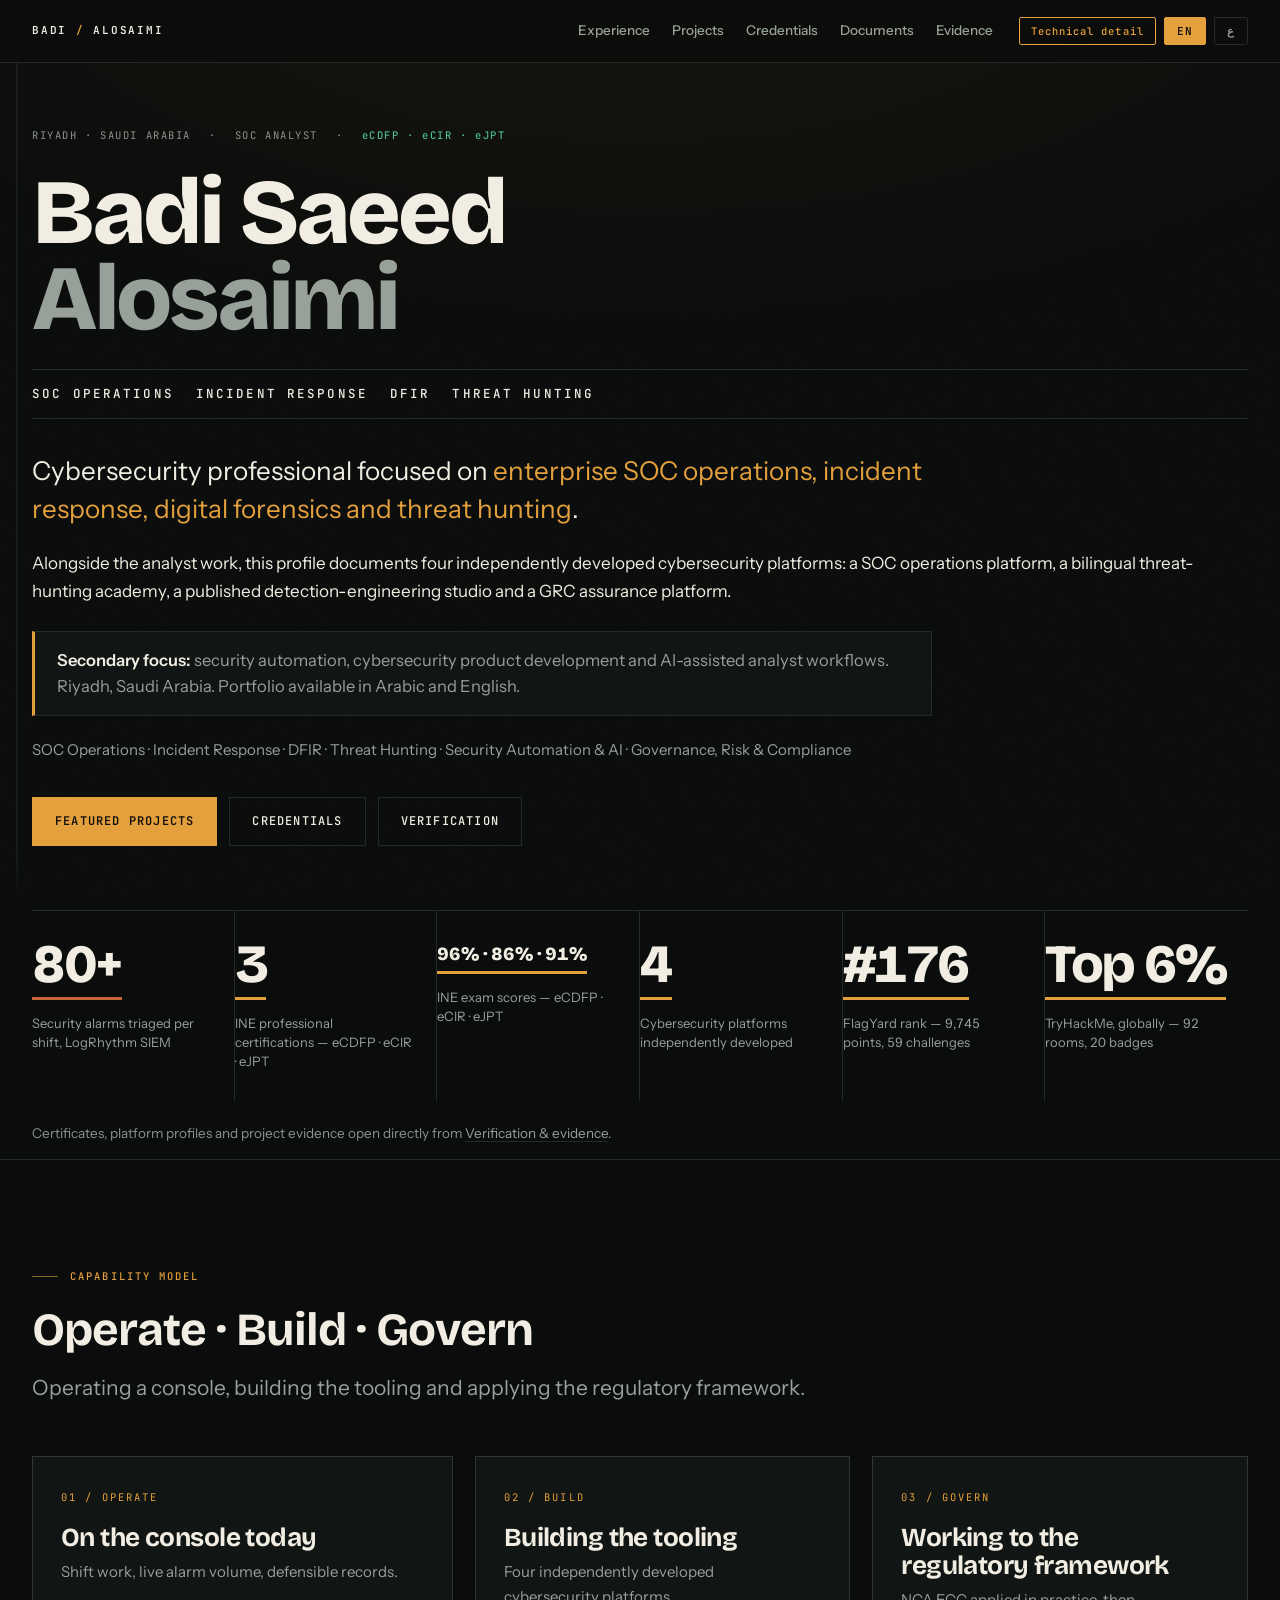
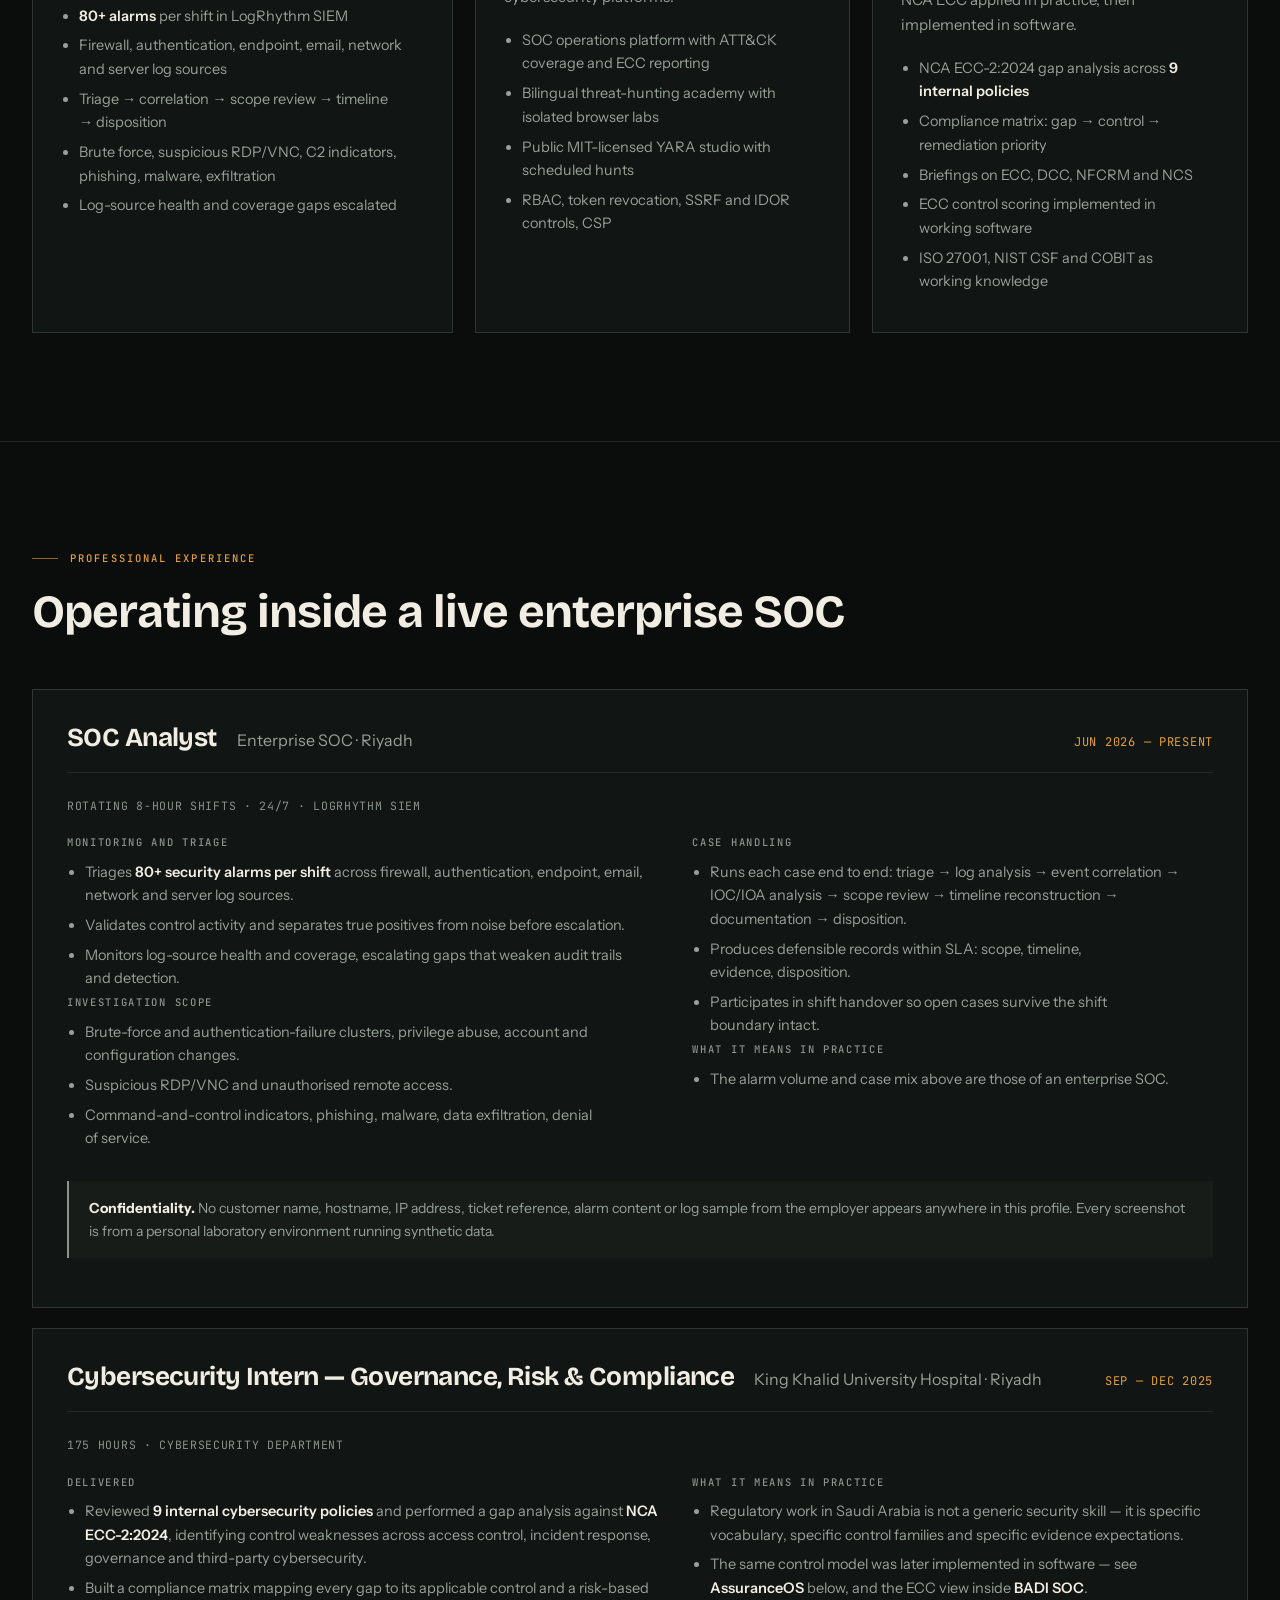
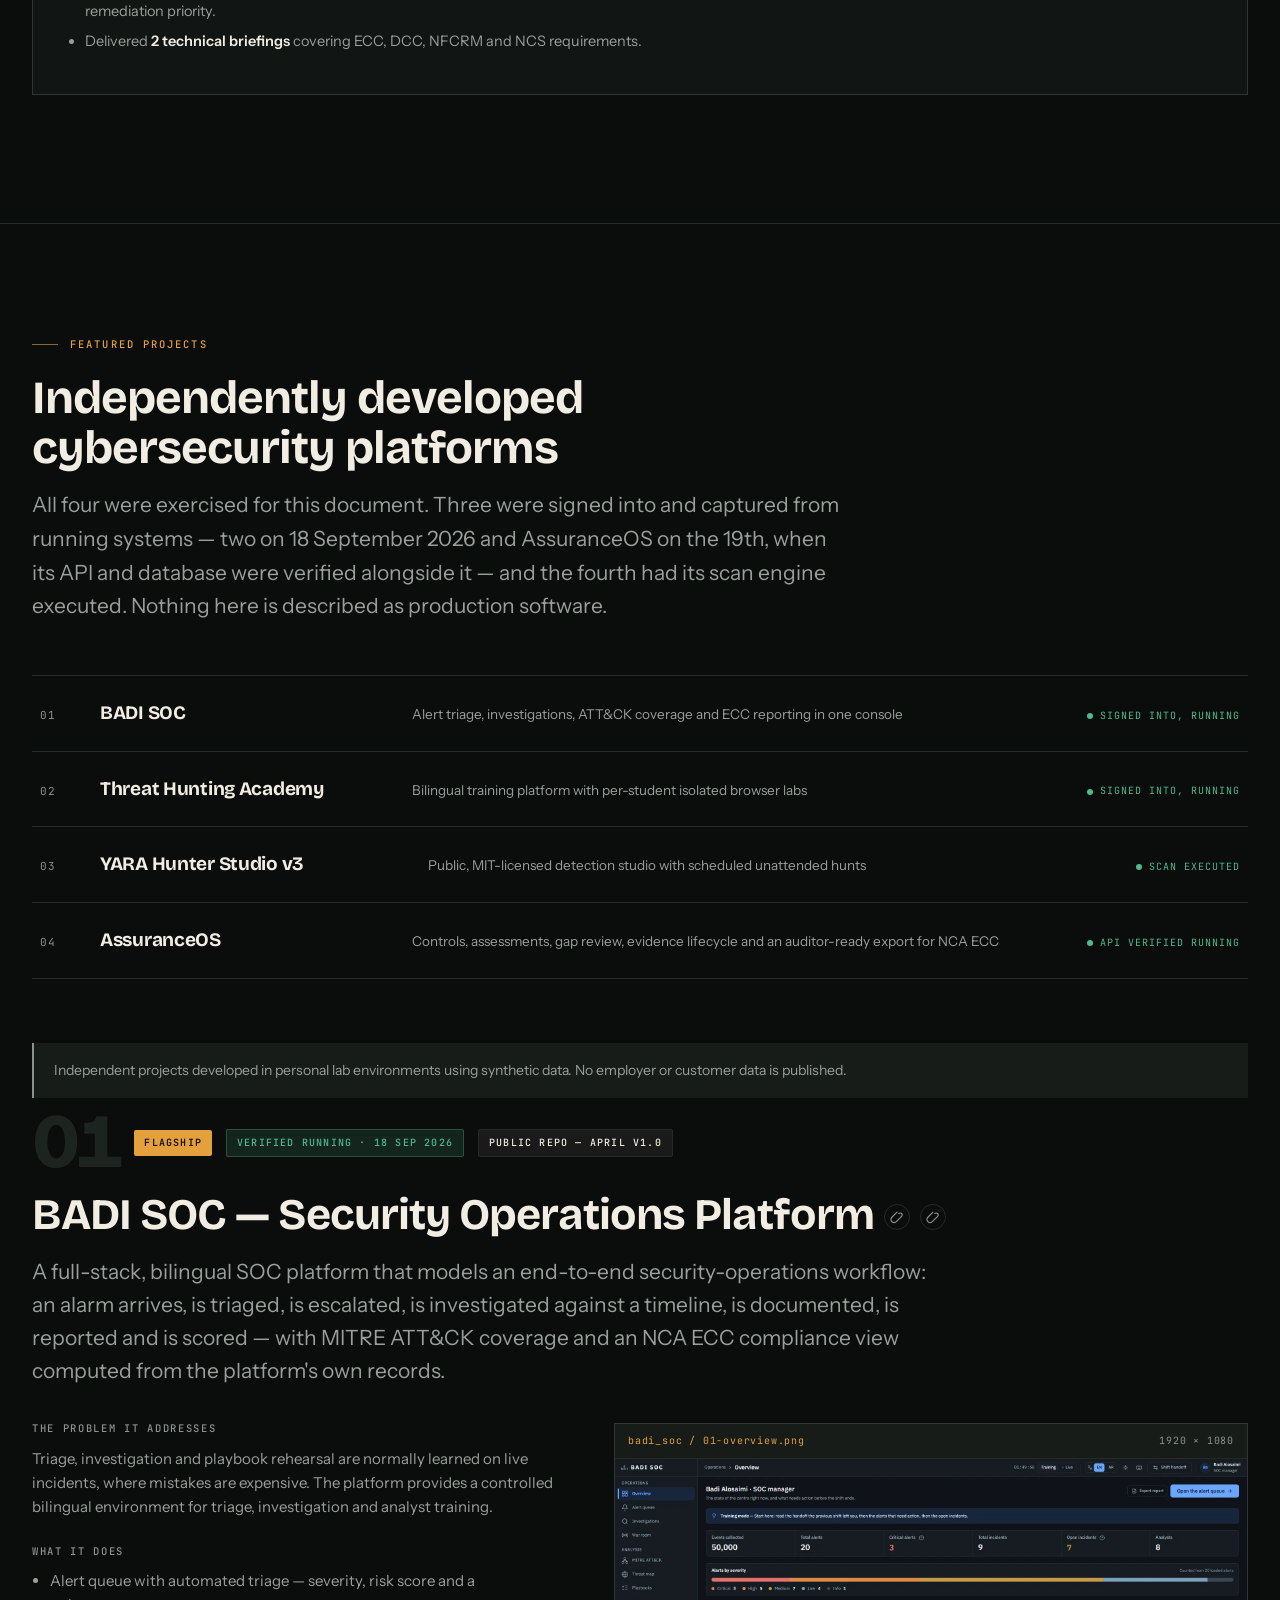
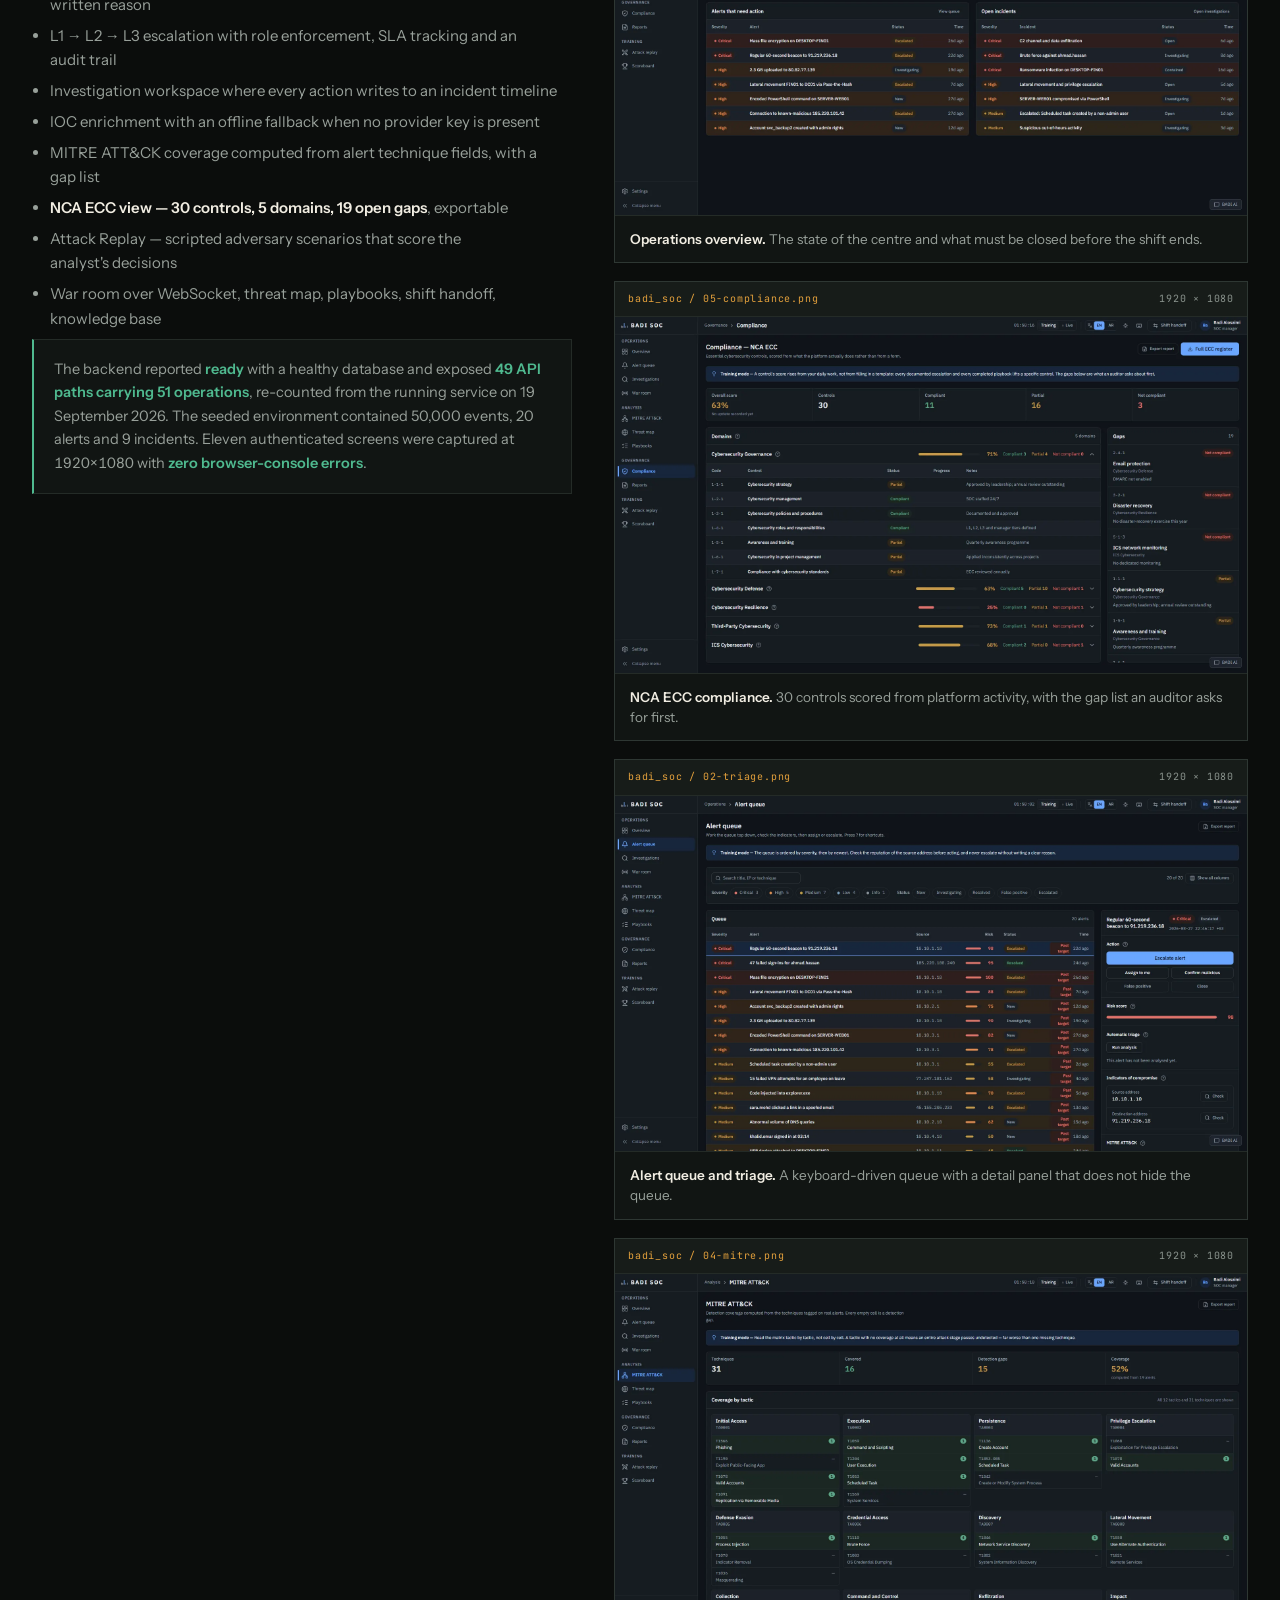
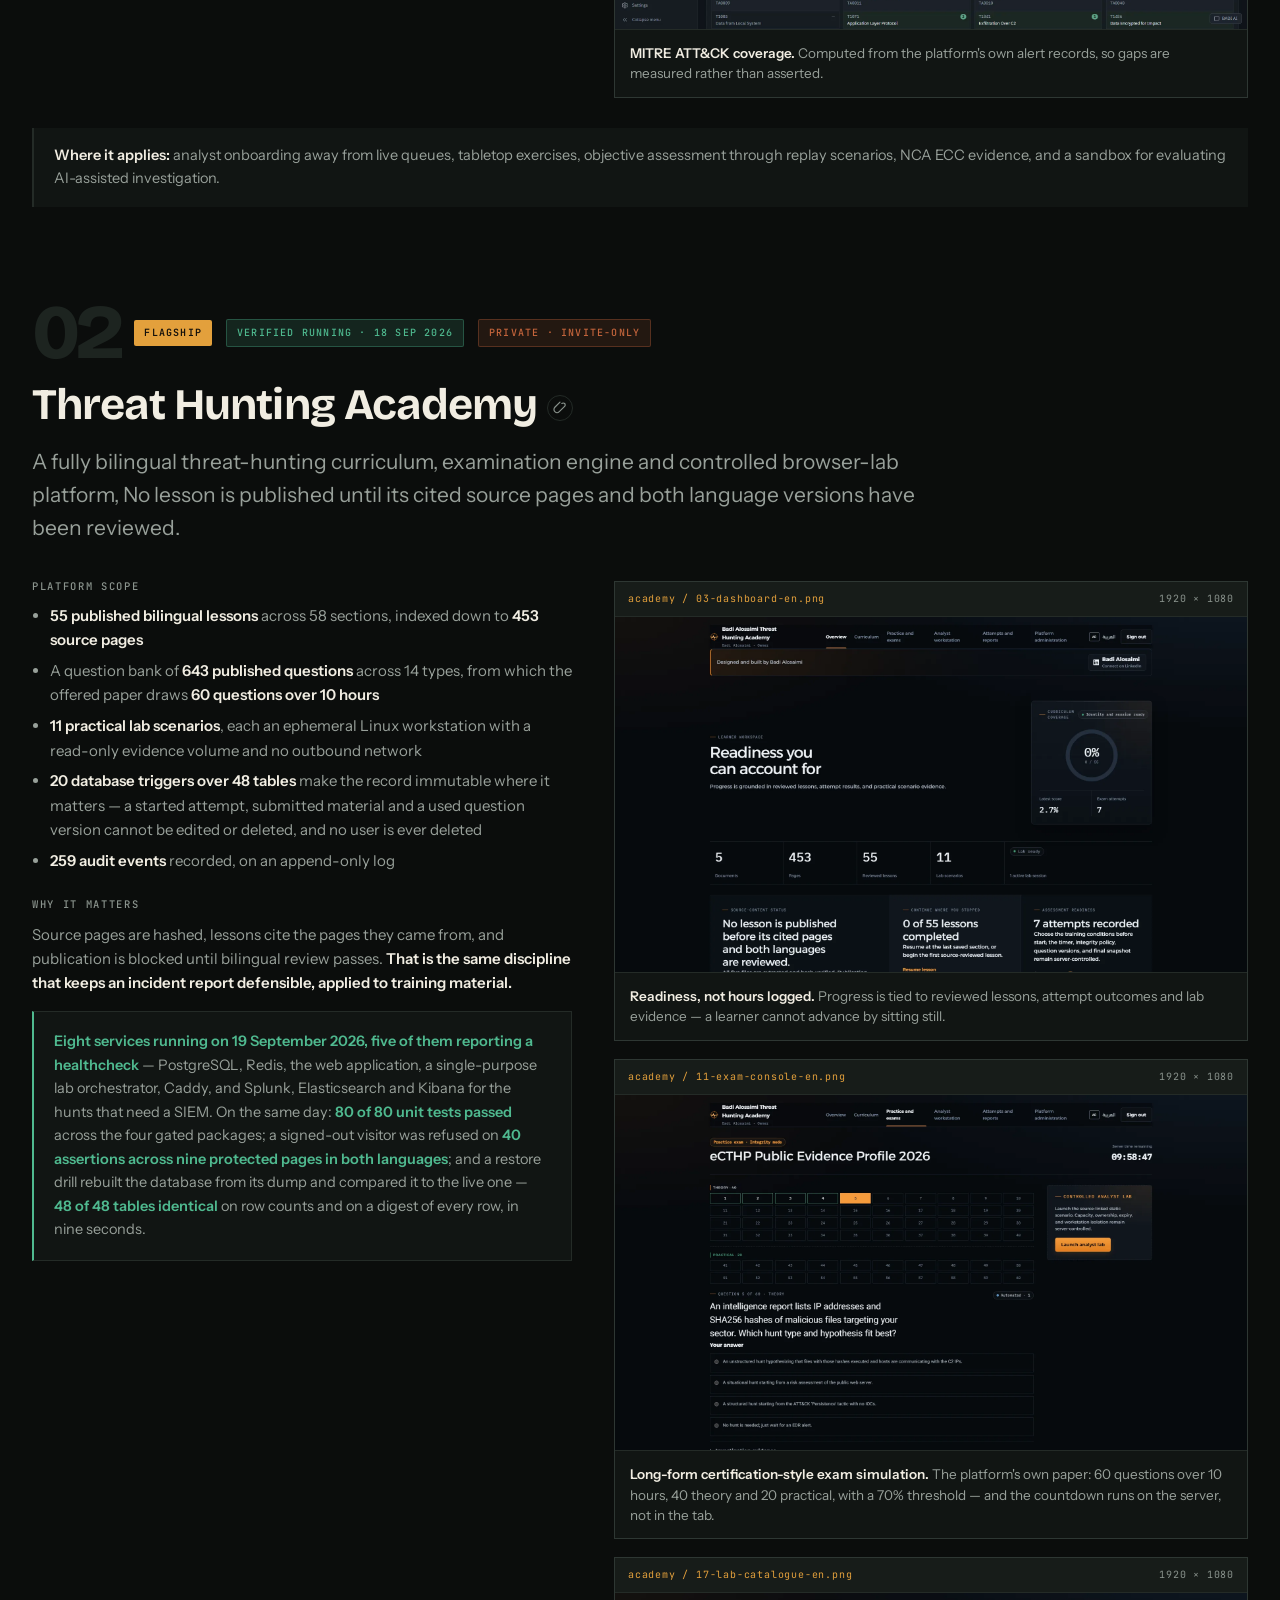
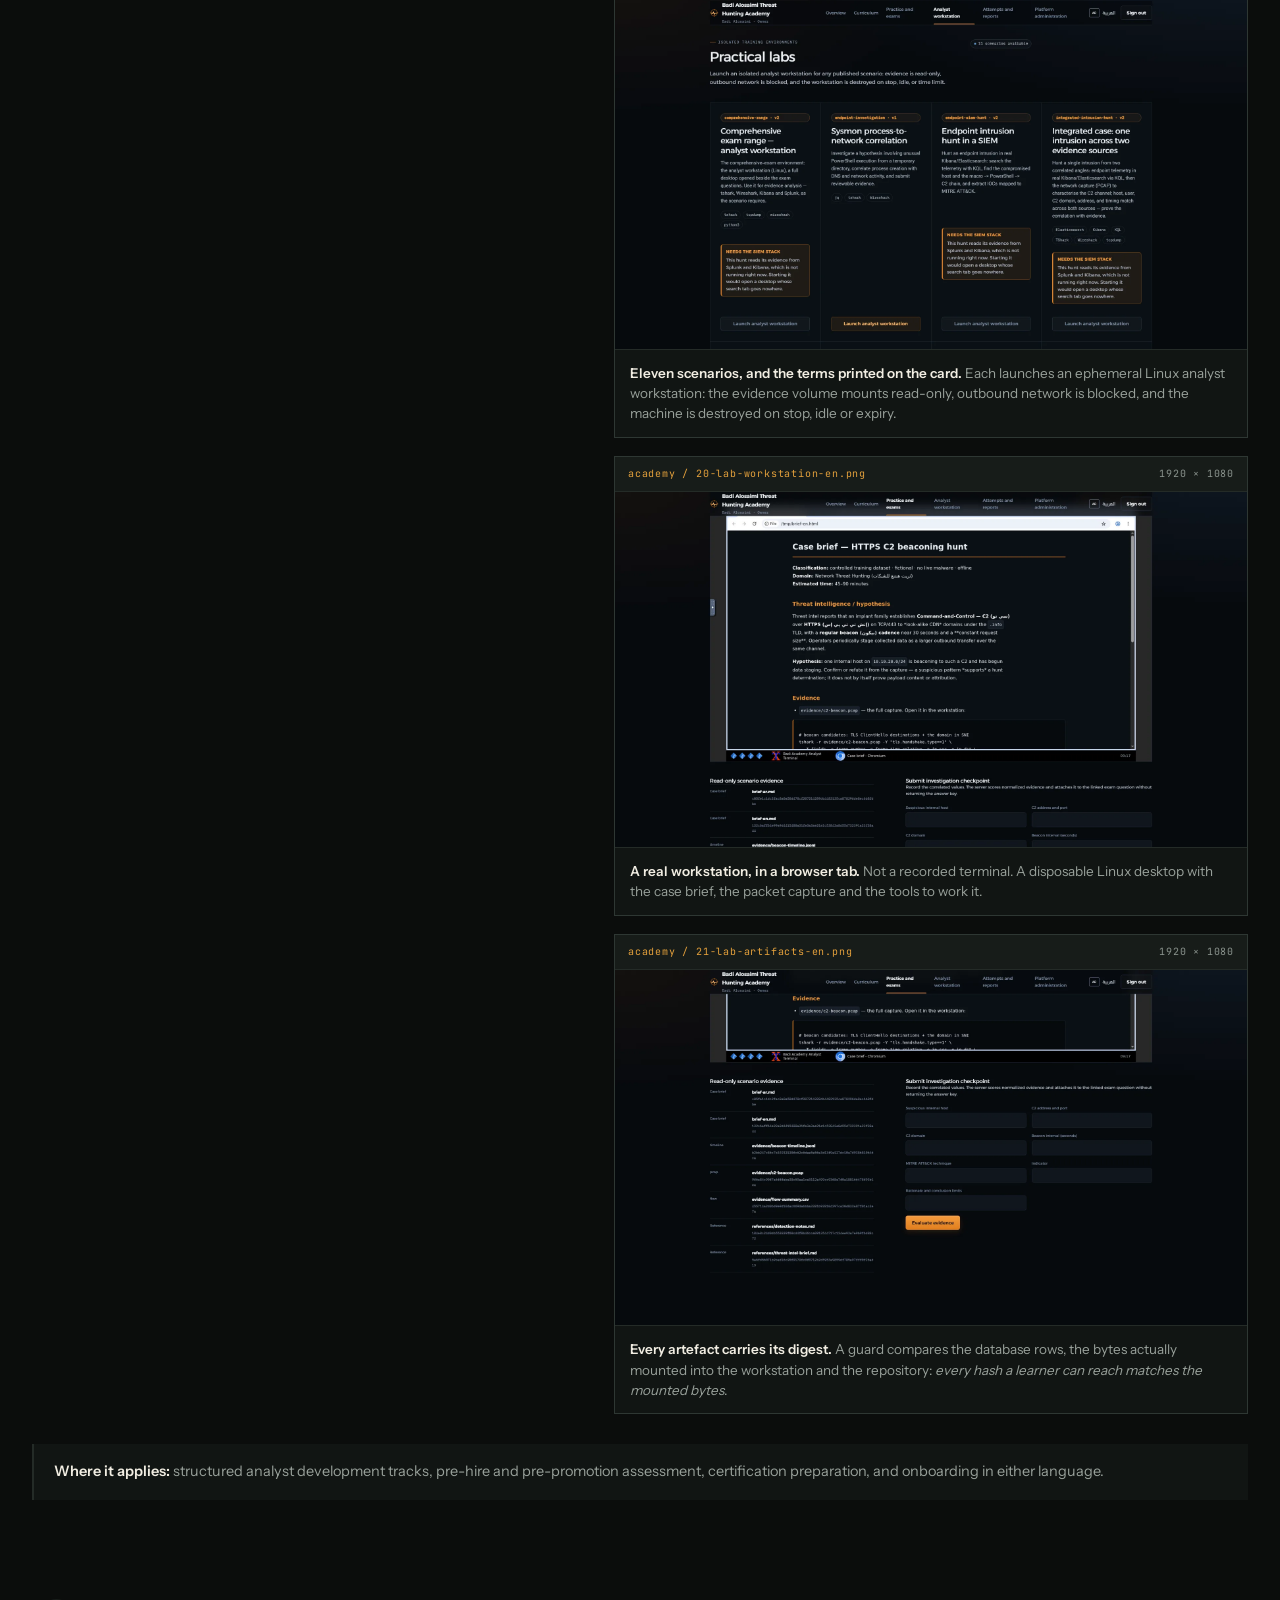
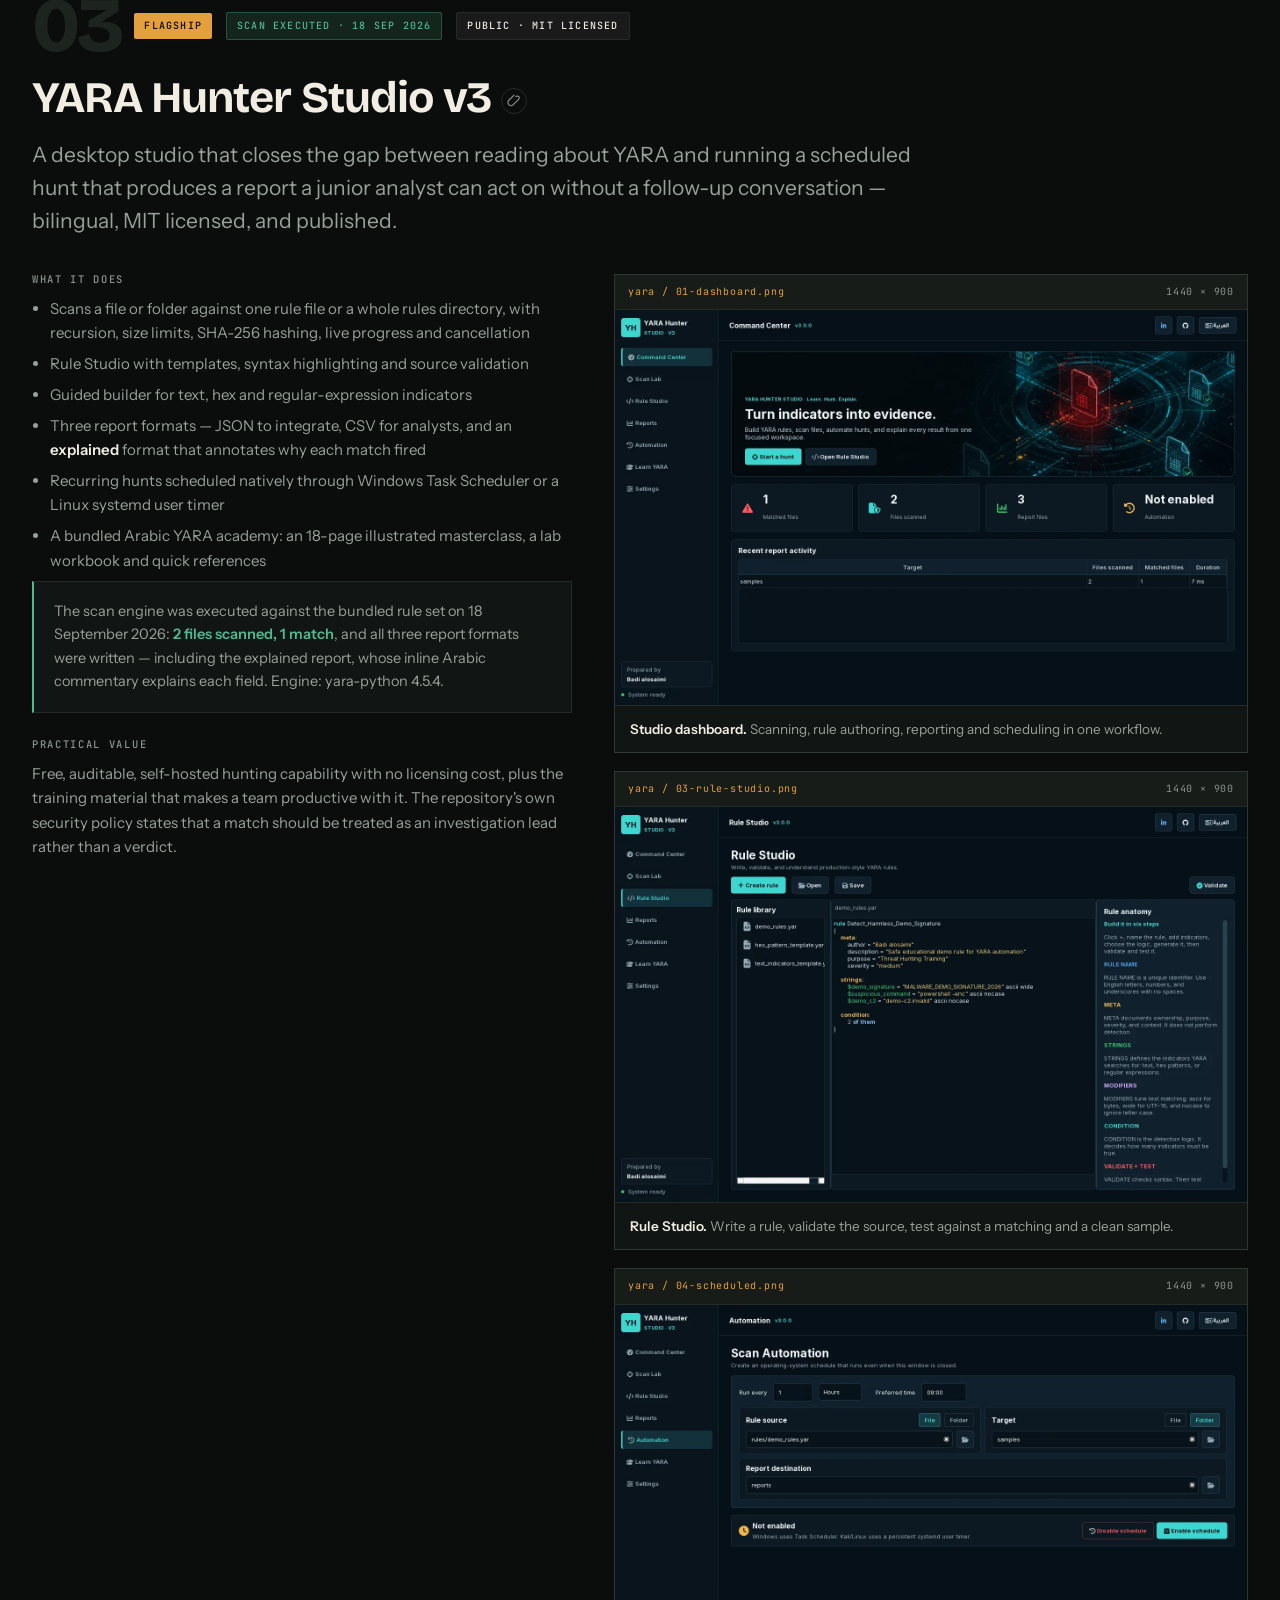
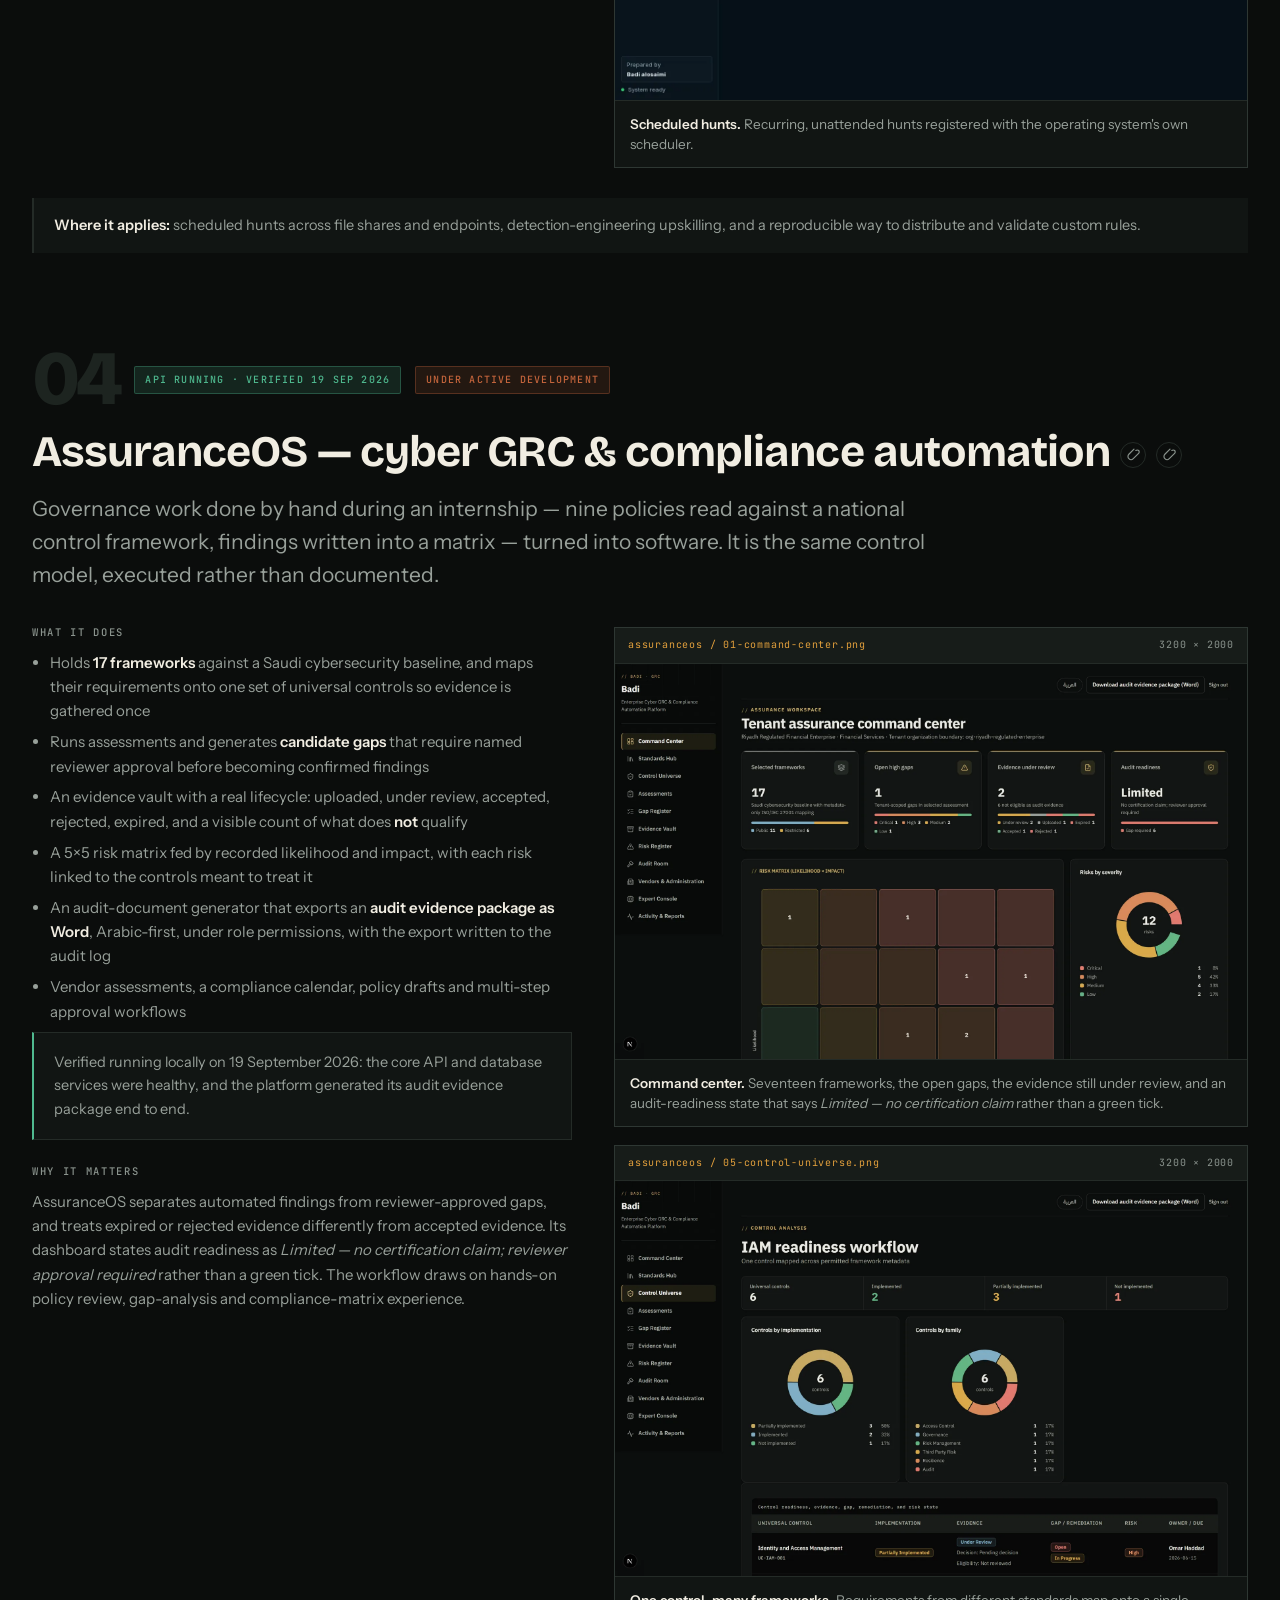
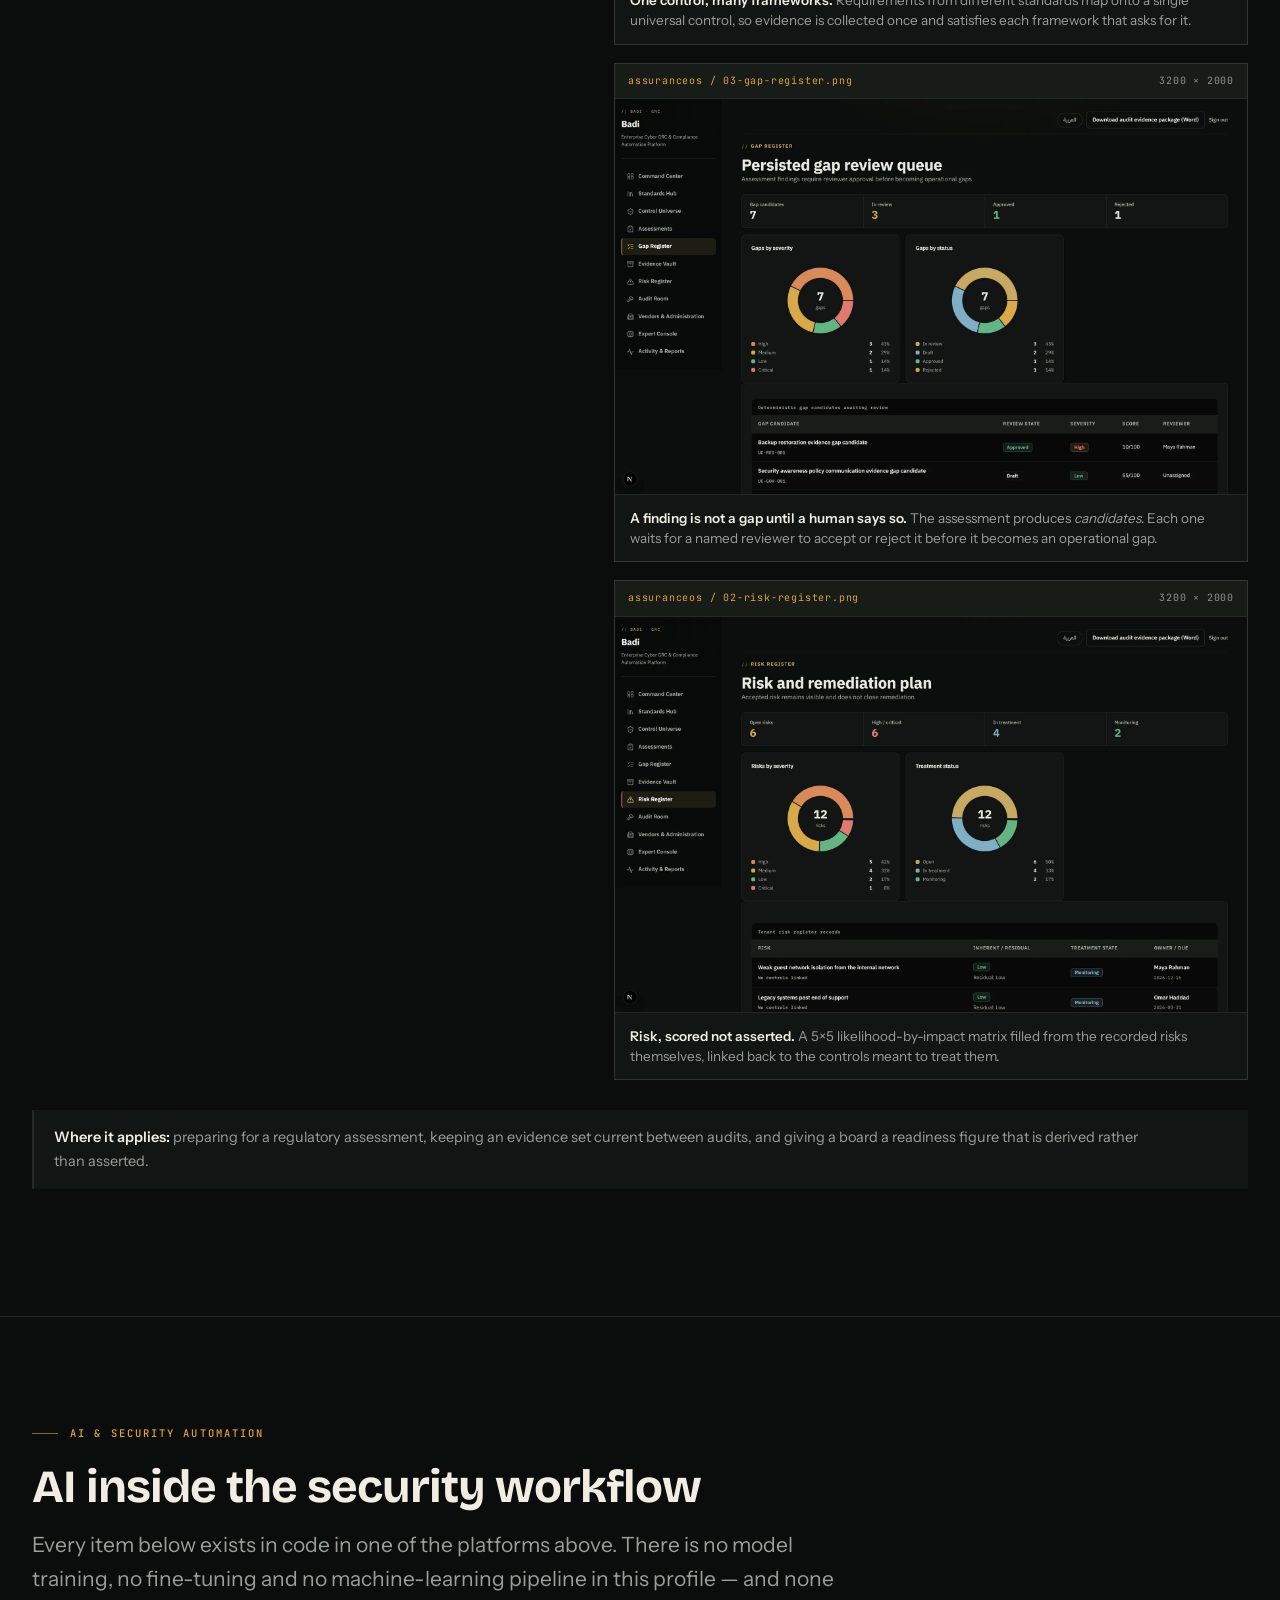
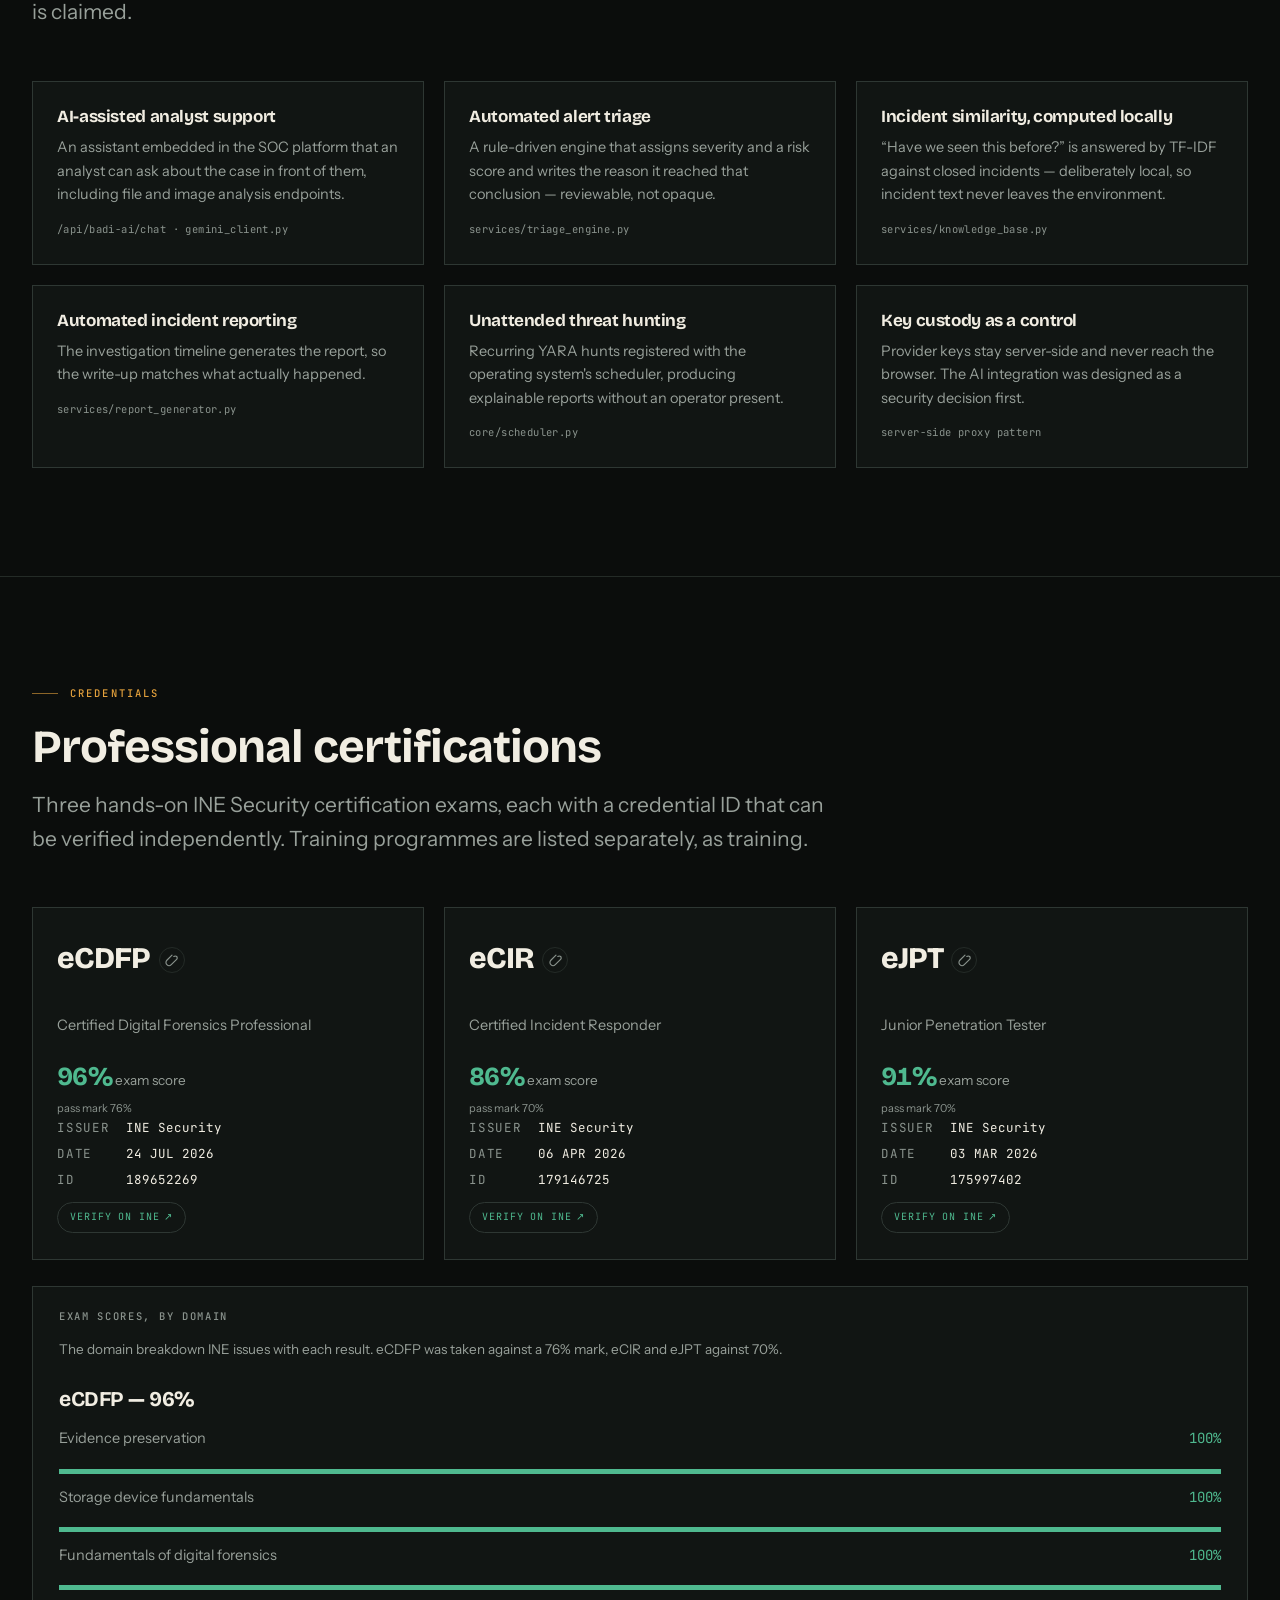
<file: index.html>
<!DOCTYPE html>
<html lang="en" dir="ltr" class="no-js">
<head>
<meta charset="utf-8">
<meta name="viewport" content="width=device-width, initial-scale=1">
<title>Badi Saeed Alosaimi | SOC Analyst · Incident Response · DFIR · Threat Hunting</title>
<meta name="description" content="Cybersecurity professional in Riyadh focused on SOC operations, incident response, DFIR, threat hunting, security automation and independently developed security platforms.">
<meta name="author" content="Badi Saeed Alosaimi">
<meta name="theme-color" content="#0b0d0c">
<link rel="canonical" href="https://bedochi1996.github.io/">

<!-- Share card. Without these the link pastes into LinkedIn, WhatsApp and Slack
     as a bare blue URL, which is where most first impressions of this page happen. -->
<meta property="og:type" content="profile">
<meta property="og:site_name" content="Badi Saeed Alosaimi">
<meta property="og:title" content="Badi Saeed Alosaimi | SOC Analyst · Incident Response · DFIR · Threat Hunting">
<meta property="og:description" content="SOC analyst in Riyadh — incident response, digital forensics and threat hunting, with four independently developed security platforms. eCDFP · eCIR · eJPT.">
<meta property="og:url" content="https://bedochi1996.github.io/">
<meta property="og:image" content="https://bedochi1996.github.io/assets/img/share-card.png">
<meta property="og:image:width" content="1200">
<meta property="og:image:height" content="630">
<meta property="og:image:alt" content="Badi Saeed Alosaimi — SOC analyst, incident response, DFIR and threat hunting, Riyadh">
<meta property="og:locale" content="en_US">
<meta property="og:locale:alternate" content="ar_SA">
<meta property="profile:first_name" content="Badi">
<meta property="profile:last_name" content="Alosaimi">
<meta name="twitter:card" content="summary_large_image">
<meta name="twitter:title" content="Badi Saeed Alosaimi | SOC Analyst · Incident Response · DFIR · Threat Hunting">
<meta name="twitter:description" content="SOC analyst in Riyadh — incident response, digital forensics and threat hunting, with four independently developed security platforms. eCDFP · eCIR · eJPT.">
<meta name="twitter:image:alt" content="Badi Saeed Alosaimi — SOC analyst, incident response, DFIR and threat hunting, Riyadh">
<meta name="twitter:image" content="https://bedochi1996.github.io/assets/img/share-card.png">
<script>document.documentElement.className = "js";
// If profile.js never arrives, nothing would ever add .in and the page would stay blank.
setTimeout(function () {
  if (window.__profileReady) return;
  var r = document.querySelectorAll(".rv");
  for (var i = 0; i < r.length; i++) r[i].classList.add("in");
}, 2500);</script>
<link rel="alternate" hreflang="en" href="https://bedochi1996.github.io/">
<link rel="alternate" hreflang="ar" href="https://bedochi1996.github.io/?lang=ar">
<link rel="alternate" hreflang="x-default" href="https://bedochi1996.github.io/">

<script type="application/ld+json">
{
  "@context": "https://schema.org",
  "@type": "Person",
  "name": "Badi Saeed Alosaimi",
  "alternateName": "بادي سعيد العصيمي",
  "jobTitle": "SOC Analyst — Incident Response, DFIR and Threat Hunting",
  "description": "Cybersecurity professional in Riyadh focused on SOC operations, incident response, DFIR, threat hunting, security automation and independently developed security platforms.",
  "url": "https://bedochi1996.github.io/",
  "image": "https://bedochi1996.github.io/assets/img/share-card.png",
  "address": { "@type": "PostalAddress", "addressLocality": "Riyadh", "addressCountry": "SA" },
  "email": "mailto:Badi.osaimi@gmail.com",
  "knowsLanguage": ["ar", "en"],
  "sameAs": [
    "https://certs.ine.com/054979be-f444-4b4a-885f-874c368c7966",
    "https://certs.ine.com/ecbe48e7-12d3-42f3-a6c2-5d0ef28d47fa",
    "https://certs.ine.com/68b83dfb-e47a-48af-92f7-fadc62d5bf43",
    "https://github.com/bedochi1996",
    "https://linkedin.com/in/badi-alosaimi",
    "https://tryhackme.com/p/badiOS"
  ],
  "knowsAbout": [
    "Security operations", "Incident response", "Digital forensics", "Threat hunting",
    "Detection engineering", "YARA", "MITRE ATT&CK", "NCA ECC-2:2024", "Security automation"
  ],
  "hasCredential": [
    { "@type": "EducationalOccupationalCredential", "name": "eCDFP — Certified Digital Forensics Professional", "credentialCategory": "certification", "recognizedBy": { "@type": "Organisation", "name": "INE Security" }, "identifier": "189652269" },
    { "@type": "EducationalOccupationalCredential", "name": "eCIR — Certified Incident Responder", "credentialCategory": "certification", "recognizedBy": { "@type": "Organisation", "name": "INE Security" }, "identifier": "179146725" },
    { "@type": "EducationalOccupationalCredential", "name": "eJPT — Junior Penetration Tester", "credentialCategory": "certification", "recognizedBy": { "@type": "Organisation", "name": "INE Security" }, "identifier": "175997402" }
  ]
}
</script>

<link rel="stylesheet" href="assets/css/profile.css">
<link rel="icon" href="data:image/svg+xml,%3Csvg xmlns='http://www.w3.org/2000/svg' viewBox='0 0 32 32'%3E%3Crect width='32' height='32' fill='%230b0d0c'/%3E%3Crect x='7' y='4' width='2' height='24' fill='%23e3a03c'/%3E%3Crect x='13' y='11' width='12' height='2' fill='%23f1ede2'/%3E%3Crect x='13' y='17' width='8' height='2' fill='%23f1ede2'/%3E%3C/svg%3E">
</head>
<body>
<a class="skip" href="#main"><span class="en">Skip to content</span><span class="ar">تخطَّ إلى المحتوى</span></a>

<div class="sweep" id="sweep" aria-hidden="true"><i></i></div>
<div class="axis" aria-hidden="true"></div>
<nav class="axis-ticks" id="ticks" aria-label="Section index"></nav>

<header class="topbar">
  <div class="topbar-in">
    <div class="mark">BADI <b>/</b> ALOSAIMI</div>
    <nav class="nav" id="nav" aria-label="Sections">
      <a href="#experience"><span class="en">Experience</span><span class="ar">الخبرة</span></a>
      <a href="#products"><span class="en">Projects</span><span class="ar">المشاريع</span></a>
      <a href="#credentials"><span class="en">Credentials</span><span class="ar">الشهادات</span></a>
      <a href="#documents"><span class="en">Documents</span><span class="ar">الوثائق</span></a>
      <a href="#evidence"><span class="en">Evidence</span><span class="ar">الأدلة</span></a>
    </nav>
    <div class="controls">
      <button type="button" class="viewbtn" id="btn-exec" aria-pressed="true">
        <span class="lbl-full"><span class="en">Technical detail</span><span class="ar">التفاصيل التقنية</span></span>
        <span class="lbl-exec"><span class="en">Overview</span><span class="ar">نظرة عامة</span></span>
      </button>
      <button type="button" class="lang on" id="btn-en" aria-pressed="true" lang="en" aria-label="English">EN</button>
      <button type="button" class="lang" id="btn-ar" aria-pressed="false" lang="ar" aria-label="العربية">ع</button>
    </div>
  </div>
</header>

<nav class="mobnav" aria-label="Quick links">
  <a href="#products"><span class="en">Projects</span><span class="ar">المشاريع</span></a>
  <a href="#credentials"><span class="en">Credentials</span><span class="ar">الشهادات</span></a>
  <a href="#documents"><span class="en">Documents</span><span class="ar">الوثائق</span></a>
  <a href="#evidence"><span class="en">Evidence</span><span class="ar">الأدلة</span></a>
  <a href="#contact"><span class="en">Contact</span><span class="ar">التواصل</span></a>
</nav>

<main id="main">

<!-- ══════════════ 01 · HERO ══════════════ -->
<section class="hero" id="top">
  <div class="wrap hero-in">
    <p class="stamp rv">
      <span class="en">RIYADH · SAUDI ARABIA</span><span class="ar">الرياض · السعودية</span>
      <span>·</span>
      <span class="en">SOC ANALYST</span><span class="ar">محلل مركز عمليات أمنية</span>
      <span>·</span>
      <b class="en">eCDFP · eCIR · eJPT</b><b class="ar">eCDFP · eCIR · eJPT</b>
    </p>

    <h1 class="rv">
      <span class="en">Badi Saeed<span class="l2">Alosaimi</span></span>
      <span class="ar">بادي سعيد<span class="l2">العصيمي</span></span>
    </h1>

    <div class="declare rv">
      <span class="en">SOC OPERATIONS</span><span class="ar">عمليات المراقبة الأمنية</span>
      <span class="en">INCIDENT RESPONSE</span><span class="ar">الاستجابة للحوادث</span>
      <span class="en">DFIR</span><span class="ar">التحليل الجنائي الرقمي</span>
      <span class="en">THREAT HUNTING</span><span class="ar">صيد التهديدات</span>
    </div>

    <p class="lede rv">
      <span class="en">Cybersecurity professional focused on <em>enterprise SOC operations, incident response, digital forensics and threat hunting</em>.</span>
      <span class="ar">مختص في الأمن السيبراني يركّز على <em>عمليات المراقبة الأمنية المؤسسية، والاستجابة للحوادث، والتحليل الجنائي الرقمي، وصيد التهديدات</em>.</span>
    </p>
    <p class="lede-sub rv">
      <span class="en">Alongside the analyst work, this profile documents four independently developed cybersecurity platforms: a SOC operations platform, a bilingual threat-hunting academy, a published detection-engineering studio and a GRC assurance platform.</span>
      <span class="ar">وبالتوازي مع العمل التحليلي، أربع منصات أمن سيبراني مطوّرة بشكل مستقل: منصة عمليات أمنية، وأكاديمية صيد تهديدات ثنائية اللغة، وأداة منشورة لهندسة الكشف، ومنصة للحوكمة والمخاطر والامتثال.</span>
    </p>

    <p class="ask-line rv">
      <span class="en"><b>Secondary focus:</b> security automation, cybersecurity product development and AI-assisted analyst workflows. Riyadh, Saudi Arabia. Portfolio available in Arabic and English.</span>
      <span class="ar"><b>التركيز الثانوي:</b> أتمتة الأمن، وتطوير منتجات الأمن السيبراني، ومسارات عمل المحلل المدعومة بالذكاء الاصطناعي. الرياض، السعودية. والملف متاح بالعربية والإنجليزية.</span>
    </p>

    <p class="meta-line rv">
      <span class="en">SOC Operations · Incident Response · DFIR · Threat Hunting · Security Automation &amp; AI · Governance, Risk &amp; Compliance</span>
      <span class="ar">عمليات المراقبة الأمنية · الاستجابة للحوادث · التحليل الجنائي الرقمي · صيد التهديدات · أتمتة الأمن والذكاء الاصطناعي · الحوكمة والمخاطر والامتثال</span>
    </p>

    <div class="cta rv">
      <a class="btn solid" href="#products"><span class="en">Featured projects</span><span class="ar">المشاريع المميّزة</span></a>
      <a class="btn" href="#credentials"><span class="en">Credentials</span><span class="ar">الشهادات</span></a>
      <a class="btn" href="#evidence"><span class="en">Verification</span><span class="ar">التحقق</span></a>
    </div>
  </div>

  <!-- 02 · METRICS -->
  <div class="wrap">
    <div class="metrics rv">
      <div class="metric stated">
        <div class="n"><span class="num">80+</span></div>
        <div class="l"><span class="en">Security alarms triaged per shift, LogRhythm SIEM</span><span class="ar">إنذاراً أمنياً يُفرز في كل وردية على LogRhythm</span></div>
      </div>
      <div class="metric">
        <div class="n"><span class="num">3</span></div>
        <div class="l"><span class="en">INE professional certifications — eCDFP · eCIR · eJPT</span><span class="ar">شهادات احترافية من INE — eCDFP · eCIR · eJPT</span></div>
      </div>
      <div class="metric">
        <div class="n scores"><span class="num">96%</span> · <span class="num">86%</span> · <span class="num">91%</span></div>
        <div class="l"><span class="en">INE exam scores — eCDFP · eCIR · eJPT</span><span class="ar">درجات اختبارات INE — eCDFP · eCIR · eJPT</span></div>
      </div>
      <div class="metric">
        <div class="n"><span class="num">4</span></div>
        <div class="l"><span class="en">Cybersecurity platforms independently developed</span><span class="ar">منصات أمن سيبراني طُوّرت بشكل مستقل</span></div>
      </div>
      <div class="metric">
        <div class="n"><span class="num">#176</span></div>
        <div class="l"><span class="en">FlagYard rank — <span class="num">9,745</span> points, <span class="num">59</span> challenges</span><span class="ar">ترتيب FlagYard — <span class="num">9,745</span> نقطة و<span class="num">59</span> تحدياً</span></div>
      </div>
      <div class="metric">
        <div class="n"><span class="num">Top 6%</span></div>
        <div class="l"><span class="en">TryHackMe, globally — <span class="num">92</span> rooms, <span class="num">20</span> badges</span><span class="ar">TryHackMe عالمياً — <span class="num">92</span> غرفة و<span class="num">20</span> وساماً</span></div>
      </div>
    </div>
    <p class="ev-note rv">
      <span class="en">Certificates, platform profiles and project evidence open directly from <a href="#evidence">Verification &amp; evidence</a>.</span>
      <span class="ar">الشهادات وملفات المنصات وأدلة المشاريع تُفتح مباشرة من <a href="#evidence">التحقق والأدلة</a>.</span>
    </p>
  </div>
</section>

<!-- ══════════════ 04 · OPERATE / BUILD / GOVERN ══════════════ -->
<section id="model">
  <div class="wrap">
    <div class="shead rv">
      <p class="kicker"><span class="en">Capability model</span><span class="ar">نموذج القدرة</span></p>
      <h2><span class="en">Operate · Build · Govern</span><span class="ar">التشغيل · البناء · الحوكمة</span></h2>
      <p class="sub"><span class="en">Operating a console, building the tooling and applying the regulatory framework.</span><span class="ar">تشغيل العمليات الأمنية ومتابعتها، وبناء الأدوات، والتعامل مع المتطلبات التنظيمية.</span></p>
    </div>

    <div class="pillars">
      <article class="pillar rv">
        <p class="px">01 / <span class="en">Operate</span><span class="ar">التشغيل</span></p>
        <h3><span class="en">On the console today</span><span class="ar">على الكونسول اليوم</span></h3>
        <p class="one"><span class="en">Shift work, live alarm volume, defensible records.</span><span class="ar">عمل ورديات، حجم إنذارات حقيقي، سجلات موثّقة وقابلة للمراجعة.</span></p>
        <ul>
          <li><span class="en"><b>80+ alarms</b> per shift in LogRhythm SIEM</span><span class="ar"><b>+<span class="num">80</span> إنذاراً</b> في كل وردية على LogRhythm</span></li>
          <li><span class="en">Firewall, authentication, endpoint, email, network and server log sources</span><span class="ar">مصادر سجلات: الجدار الناري، المصادقة، الأجهزة الطرفية، البريد، الشبكة، الخوادم</span></li>
          <li><span class="en">Triage → correlation → scope review → timeline → disposition</span><span class="ar">فرز ← ربط أحداث ← مراجعة النطاق ← خط زمني ← إغلاق مُبرَّر</span></li>
          <li><span class="en">Brute force, suspicious RDP/VNC, C2 indicators, phishing, malware, exfiltration</span><span class="ar">تخمين كلمات المرور، وصول RDP/VNC مشبوه، مؤشرات C2، تصيّد، برمجيات خبيثة، تسريب بيانات</span></li>
          <li><span class="en">Log-source health and coverage gaps escalated</span><span class="ar">مراقبة صحة مصادر السجلات وتصعيد فجوات التغطية</span></li>
        </ul>
      </article>

      <article class="pillar rv">
        <p class="px">02 / <span class="en">Build</span><span class="ar">البناء</span></p>
        <h3><span class="en">Building the tooling</span><span class="ar">بناء الأدوات</span></h3>
        <p class="one"><span class="en">Four independently developed cybersecurity platforms.</span><span class="ar">أربع منصات أمن سيبراني مطوَّرة بشكل مستقل.</span></p>
        <ul>
          <li><span class="en">SOC operations platform with ATT&amp;CK coverage and ECC reporting</span><span class="ar">منصة عمليات أمنية بتغطية ATT&amp;CK وتقارير الضوابط الأساسية</span></li>
          <li><span class="en">Bilingual threat-hunting academy with isolated browser labs</span><span class="ar">أكاديمية صيد تهديدات ثنائية اللغة بمعامل معزولة</span></li>
          <li><span class="en">Public MIT-licensed YARA studio with scheduled hunts</span><span class="ar">استوديو YARA عام برخصة MIT مع عمليات صيد مجدولة</span></li>
                    <li><span class="en">RBAC, token revocation, SSRF and IDOR controls, CSP</span><span class="ar">صلاحيات حسب الدور، إبطال التوكن، ضوابط SSRF و IDOR، سياسة CSP</span></li>
        </ul>
      </article>

      <article class="pillar rv">
        <p class="px">03 / <span class="en">Govern</span><span class="ar">الحوكمة</span></p>
        <h3><span class="en">Working to the regulatory framework</span><span class="ar">التعامل مع المتطلبات التنظيمية</span></h3>
        <p class="one"><span class="en">NCA ECC applied in practice, then implemented in software.</span><span class="ar">ضوابط الهيئة مطبّقة عملياً، ثم منفّذة برمجياً.</span></p>
        <ul>
          <li><span class="en">NCA ECC-2:2024 gap analysis across <b>9 internal policies</b></span><span class="ar">تحليل فجوات ECC-2:<span class="num">2024</span> على <b><span class="num">9</span> سياسات داخلية</b></span></li>
          <li><span class="en">Compliance matrix: gap → control → remediation priority</span><span class="ar">مصفوفة امتثال: فجوة ← ضابط ← أولوية معالجة</span></li>
          <li><span class="en">Briefings on ECC, DCC, NFCRM and NCS</span><span class="ar">إحاطات حول ECC و DCC و NFCRM و NCS</span></li>
          <li><span class="en">ECC control scoring implemented in working software</span><span class="ar">تقييم الضوابط منفَّذ داخل برمجية تعمل فعلاً</span></li>
          <li><span class="en">ISO 27001, NIST CSF and COBIT as working knowledge</span><span class="ar">معرفة عملية بـ ISO <span class="num">27001</span> و NIST CSF و COBIT</span></li>
        </ul>
      </article>
    </div>
  </div>
</section>

<!-- ══════════════ 05 · EXPERIENCE ══════════════ -->
<section id="experience">
  <div class="wrap">
    <div class="shead rv">
      <p class="kicker"><span class="en">Professional experience</span><span class="ar">الخبرة المهنية</span></p>
      <h2><span class="en">Operating inside a live enterprise SOC</span><span class="ar">العمل داخل مركز عمليات أمنية مؤسسي حقيقي</span></h2>
    </div>

    <article class="role rv">
      <div class="role-h">
        <h3><span class="en">SOC Analyst</span><span class="ar">محلل مركز عمليات أمنية</span></h3>
        <span class="org"><span class="en">Enterprise SOC · Riyadh</span><span class="ar">مركز عمليات أمنية مؤسسي · الرياض</span></span>
        <span class="when"><span class="en">JUN 2026 — PRESENT</span><span class="ar">يونيو <span class="num">2026</span> — الآن</span></span>
      </div>
      <p class="env"><span class="en">ROTATING <span class="num">8</span>-HOUR SHIFTS · <span class="num">24</span>/<span class="num">7</span> · LOGRHYTHM SIEM</span><span class="ar">ورديات <span class="num">8</span> ساعات · <span class="num">24</span>/<span class="num">7</span> · LogRhythm SIEM</span></p>

      <div class="role-cols">
        <div>
          <h4><span class="en">Monitoring and triage</span><span class="ar">المراقبة والفرز</span></h4>
          <ul>
            <li><span class="en">Triages <b>80+ security alarms per shift</b> across firewall, authentication, endpoint, email, network and server log sources.</span><span class="ar">يفرز <b>أكثر من <span class="num">80</span> إنذاراً أمنياً في الوردية</b> عبر مصادر سجلات الجدار الناري والمصادقة والأجهزة الطرفية والبريد والشبكة والخوادم.</span></li>
            <li><span class="en">Validates control activity and separates true positives from noise before escalation.</span><span class="ar">يتحقق من نشاط الضوابط ويفصل الإيجابيات الحقيقية عن الضجيج قبل التصعيد.</span></li>
            <li><span class="en">Monitors log-source health and coverage, escalating gaps that weaken audit trails and detection.</span><span class="ar">يراقب صحة مصادر السجلات وتغطيتها، ويصعّد الفجوات التي تُضعف مسارات التدقيق والكشف.</span></li>
          </ul>
          <h4><span class="en">Investigation scope</span><span class="ar">نطاق التحقيق</span></h4>
          <ul>
            <li><span class="en">Brute-force and authentication-failure clusters, privilege abuse, account and configuration changes.</span><span class="ar">تجمعات محاولات التخمين وفشل المصادقة، وإساءة استخدام الصلاحيات، وتغييرات الحسابات والإعدادات.</span></li>
            <li><span class="en">Suspicious RDP/VNC and unauthorised remote access.</span><span class="ar">وصول RDP/VNC مشبوه ووصول عن بُعد غير مصرّح به.</span></li>
            <li><span class="en">Command-and-control indicators, phishing, malware, data exfiltration, denial of service.</span><span class="ar">مؤشرات القيادة والسيطرة، والتصيّد، والبرمجيات الخبيثة، وتسريب البيانات، وحجب الخدمة.</span></li>
          </ul>
        </div>
        <div>
          <h4><span class="en">Case handling</span><span class="ar">إدارة الحالة</span></h4>
          <ul>
            <li><span class="en">Runs each case end to end: triage → log analysis → event correlation → IOC/IOA analysis → scope review → timeline reconstruction → documentation → disposition.</span><span class="ar">يدير كل حالة من أولها لآخرها: فرز ← تحليل سجلات ← ربط أحداث ← تحليل مؤشرات الاختراق والهجوم ← مراجعة النطاق ← إعادة بناء الخط الزمني ← توثيق ← إغلاق مُبرَّر.</span></li>
            <li><span class="en">Produces defensible records within SLA: scope, timeline, evidence, disposition.</span><span class="ar">يُنتج توثيقاً واضحاً وقابلاً للمراجعة ضمن اتفاقية مستوى الخدمة: النطاق، الخط الزمني، الأدلة، القرار.</span></li>
            <li><span class="en">Participates in shift handover so open cases survive the shift boundary intact.</span><span class="ar">يشارك في تسليم الوردية بحيث تعبر الحالات المفتوحة حدود الوردية كاملة.</span></li>
          </ul>
          <h4><span class="en">What it means in practice</span><span class="ar">ماذا يعني هذا عملياً</span></h4>
          <ul>
            <li><span class="en">The alarm volume and case mix above are those of an enterprise SOC.</span><span class="ar">حجم الإنذارات وتنوع الحالات أعلاه هما ما ينتجه مركز عمليات أمنية مؤسسي.</span></li>
          </ul>
        </div>
      </div>

      <p class="confid">
        <span class="en"><b>Confidentiality.</b> No customer name, hostname, IP address, ticket reference, alarm content or log sample from the employer appears anywhere in this profile. Every screenshot is from a personal laboratory environment running synthetic data.</span>
        <span class="ar"><b>السرية.</b> لا يظهر في هذا الملف أي اسم عميل أو اسم مضيف أو عنوان IP أو رقم تذكرة أو محتوى إنذار أو عيّنة سجل تخص جهة العمل. كل لقطة شاشة من بيئة مختبرية شخصية تعمل ببيانات اصطناعية.</span>
      </p>
    </article>

    <article class="role rv">
      <div class="role-h">
        <h3><span class="en">Cybersecurity Intern — Governance, Risk &amp; Compliance</span><span class="ar">متدرب أمن سيبراني — الحوكمة والمخاطر والامتثال</span></h3>
        <span class="org"><span class="en">King Khalid University Hospital · Riyadh</span><span class="ar">مستشفى الملك خالد الجامعي · الرياض</span></span>
        <span class="when"><span class="en">SEP — DEC 2025</span><span class="ar">سبتمبر — ديسمبر <span class="num">2025</span></span></span>
      </div>
      <p class="env"><span class="en">175 HOURS · CYBERSECURITY DEPARTMENT</span><span class="ar"><span class="num">175</span> ساعة · إدارة الأمن السيبراني</span></p>
      <div class="role-cols">
        <div>
          <h4><span class="en">Delivered</span><span class="ar">المُنجَز</span></h4>
          <ul>
            <li><span class="en">Reviewed <b>9 internal cybersecurity policies</b> and performed a gap analysis against <b>NCA ECC-2:2024</b>, identifying control weaknesses across access control, incident response, governance and third-party cybersecurity.</span><span class="ar">راجع <b><span class="num">9</span> سياسات أمن سيبراني داخلية</b> وأجرى تحليل فجوات مقابل <b>ECC-2:<span class="num">2024</span></b>، وحدد ضعف الضوابط في التحكم بالوصول والاستجابة للحوادث والحوكمة وأمن الأطراف الثالثة.</span></li>
            <li><span class="en">Built a compliance matrix mapping every gap to its applicable control and a risk-based remediation priority.</span><span class="ar">بنى مصفوفة امتثال تربط كل فجوة بالضابط المنطبق وبأولوية معالجة قائمة على المخاطر.</span></li>
            <li><span class="en">Delivered <b>2 technical briefings</b> covering ECC, DCC, NFCRM and NCS requirements.</span><span class="ar">قدّم <b>إحاطتين تقنيتين</b> تغطيان متطلبات ECC و DCC و NFCRM و NCS.</span></li>
          </ul>
        </div>
        <div>
          <h4><span class="en">What it means in practice</span><span class="ar">ماذا يعني هذا عملياً</span></h4>
          <ul>
            <li><span class="en">Regulatory work in Saudi Arabia is not a generic security skill — it is specific vocabulary, specific control families and specific evidence expectations.</span><span class="ar">العمل التنظيمي في السعودية ليس مهارة أمنية عامة — بل مصطلحات محددة وعائلات ضوابط محددة وتوقعات أدلة محددة.</span></li>
            <li><span class="en">The same control model was later implemented in software — see <b>AssuranceOS</b> below, and the ECC view inside <b>BADI SOC</b>.</span><span class="ar">نفس نموذج الضوابط نُفّذ لاحقاً برمجياً — انظر <b>AssuranceOS</b> أدناه وشاشة الضوابط داخل <b>BADI SOC</b>.</span></li>
          </ul>
        </div>
      </div>
    </article>
  </div>
</section>

<!-- ══════════════ 06 · PRODUCTS ══════════════ -->
<section id="products">
  <div class="wrap">
    <div class="shead rv">
      <p class="kicker"><span class="en">Featured projects</span><span class="ar">المشاريع المميّزة</span></p>
      <h2><span class="en">Independently developed cybersecurity platforms</span><span class="ar">منصات أمن سيبراني مطوَّرة بشكل مستقل</span></h2>
      <p class="sub"><span class="en">All four were exercised for this document. Three were signed into and captured from running systems — two on 18 September 2026 and AssuranceOS on the 19th, when its API and database were verified alongside it — and the fourth had its scan engine executed. Nothing here is described as production software.</span><span class="ar">الأربع جُرّبت لأجل هذا المستند: تم الدخول إلى ثلاث منها والتقاط صور من أنظمتها أثناء التشغيل — اثنتان في <span class="num">18</span> سبتمبر <span class="num">2026</span> وAssuranceOS في <span class="num">19</span> سبتمبر، إذ جرى التحقق من واجهتها البرمجية وقاعدة بياناتها — والرابعة نُفّذ محرّك الفحص فيها. ولا شيء هنا يُوصف بأنه برمجية إنتاج.</span></p>
    </div>

    <nav class="pindex rv" aria-label="Platforms">
      <a href="#p-soc">
        <span class="pi-n">01</span>
        <span class="pi-t">BADI SOC</span>
        <span class="pi-d"><span class="en">Alert triage, investigations, ATT&amp;CK coverage and ECC reporting in one console</span><span class="ar">فرز الإنذارات والتحقيقات وتغطية ATT&amp;CK وتقارير الضوابط في كونسول واحد</span></span>
        <span class="pi-s ok"><span class="en">Signed into, running</span><span class="ar">دُخل إليها وهي تعمل</span></span>
      </a>
      <a href="#p-academy">
        <span class="pi-n">02</span>
        <span class="pi-t"><span class="en">Threat Hunting Academy</span><span class="ar">أكاديمية صيد التهديدات</span></span>
        <span class="pi-d"><span class="en">Bilingual training platform with per-student isolated browser labs</span><span class="ar">منصة تدريب ثنائية اللغة بمعامل متصفح معزولة لكل متدرب</span></span>
        <span class="pi-s ok"><span class="en">Signed into, running</span><span class="ar">دُخل إليها وهي تعمل</span></span>
      </a>
      <a href="#p-yara">
        <span class="pi-n">03</span>
        <span class="pi-t">YARA Hunter Studio v3</span>
        <span class="pi-d"><span class="en">Public, MIT-licensed detection studio with scheduled unattended hunts</span><span class="ar">استوديو كشف عام برخصة MIT مع عمليات صيد مجدولة دون إشراف</span></span>
        <span class="pi-s ok"><span class="en">Scan executed</span><span class="ar">نُفِّذ فحص فعلي</span></span>
      </a>
      <a href="#p-grc">
        <span class="pi-n">04</span>
        <span class="pi-t">AssuranceOS</span>
        <span class="pi-d"><span class="en">Controls, assessments, gap review, evidence lifecycle and an auditor-ready export for NCA ECC</span><span class="ar">ضوابط وتقييمات ومراجعة فجوات ودورة حياة أدلة وتصدير جاهز للمدقق لضوابط الهيئة</span></span>
        <span class="pi-s ok"><span class="en">API verified running</span><span class="ar">واجهة برمجية تعمل</span></span>
      </a>
    </nav>

        <p class="confid rv">
      <span class="en">Independent projects developed in personal lab environments using synthetic data. No employer or customer data is published.</span>
      <span class="ar">مشاريع مستقلة طُوّرت في بيئات مختبرية شخصية ببيانات اصطناعية. ولا تُنشر أي بيانات لجهة عمل أو لعميل.</span>
    </p>
<!-- ─── PRODUCT 01 · BADI SOC ─── -->
    <article class="product rv" id="p-soc">
      <div class="p-head">
        <span class="p-num">01</span>
        <span class="chip flag"><span class="en">Flagship</span><span class="ar">منصة رئيسية</span></span>
        <span class="chip ok"><span class="en">Verified running · 18 Sep 2026</span><span class="ar">تحقق التشغيل · <span class="num">18</span> سبتمبر <span class="num">2026</span></span></span>
        <span class="chip pub"><span class="en">Public repo — April v1.0</span><span class="ar">مستودع عام — نسخة أبريل <span class="num">v1.0</span></span></span>
      </div>
      <h3 class="p-title">BADI SOC — <span class="en">Security Operations Platform</span><span class="ar">منصة عمليات الأمن السيبراني</span><a class="clip" href="presentations/badi-soc/BADI-SOC-executive-overview.pdf" target="_blank" rel="noopener" title="BADI SOC — executive overview, 8 pages (PDF)" aria-label="BADI SOC — executive overview, 8 pages (PDF)"><svg viewBox="0 0 16 16" aria-hidden="true" focusable="false"><path d="M10.9 3.1a2.4 2.4 0 0 1 3.4 3.4l-6.6 6.6a3.8 3.8 0 0 1-5.4-5.4l6.3-6.3" fill="none" stroke="currentColor" stroke-width="1.4" stroke-linecap="round"/></svg></a><a class="clip" href="presentations/badi-soc/index.html" target="_blank" rel="noopener" title="BADI SOC — full platform walkthrough, 22 sections" aria-label="BADI SOC — full platform walkthrough, 22 sections"><svg viewBox="0 0 16 16" aria-hidden="true" focusable="false"><path d="M10.9 3.1a2.4 2.4 0 0 1 3.4 3.4l-6.6 6.6a3.8 3.8 0 0 1-5.4-5.4l6.3-6.3" fill="none" stroke="currentColor" stroke-width="1.4" stroke-linecap="round"/></svg></a></h3>
      <p class="p-sum"><span class="en">A full-stack, bilingual SOC platform that models an end-to-end security-operations workflow: an alarm arrives, is triaged, is escalated, is investigated against a timeline, is documented, is reported and is scored — with MITRE ATT&amp;CK coverage and an NCA ECC compliance view computed from the platform's own records.</span><span class="ar">منصة عمليات أمنية متكاملة وثنائية اللغة تعيد إنتاج نموذج التشغيل الحقيقي من أوله لآخره: إنذار يصل، يُفرز، يُصعَّد، يُحقَّق فيه على خط زمني، يُوثَّق، يُرفع عنه تقرير، ويُقيَّم أداء المحلل — مع تغطية MITRE ATT&amp;CK وشاشة امتثال للضوابط الأساسية محسوبة مما فعلته المنصة فعلاً.</span></p>

      <div class="p-grid">
        <div class="p-col">
          <h4><span class="en">The problem it addresses</span><span class="ar">المشكلة التي يعالجها</span></h4>
          <p><span class="en">Triage, investigation and playbook rehearsal are normally learned on live incidents, where mistakes are expensive. The platform provides a controlled bilingual environment for triage, investigation and analyst training.</span><span class="ar">يُتعلّم الفرز والتحقيق وتجربة أدلة الإجراءات عادةً على حوادث حقيقية والخطأ فيها مكلف. والمنصة توفر بيئة ثنائية اللغة مضبوطة للفرز والتحقيق وتدريب المحللين.</span></p>

          <h4><span class="en">What it does</span><span class="ar">ماذا يفعل</span></h4>
          <ul>
            <li><span class="en">Alert queue with automated triage — severity, risk score and a written reason</span><span class="ar">طابور إنذارات بفرز آلي — خطورة ودرجة مخاطر وتعليل مكتوب</span></li>
            <li><span class="en">L1 → L2 → L3 escalation with role enforcement, SLA tracking and an audit trail</span><span class="ar">تصعيد من المستوى الأول للثالث مع فرض الأدوار وتتبع اتفاقية الخدمة ومسار تدقيق</span></li>
            <li><span class="en">Investigation workspace where every action writes to an incident timeline</span><span class="ar">مساحة تحقيق يسجّل فيها كل إجراء على خط زمني للحادثة</span></li>
            <li><span class="en">IOC enrichment with an offline fallback when no provider key is present</span><span class="ar">إثراء مؤشرات الاختراق مع بديل دون اتصال عند غياب مفاتيح المزوّد</span></li>
            <li><span class="en">MITRE ATT&amp;CK coverage computed from alert technique fields, with a gap list</span><span class="ar">تغطية MITRE ATT&amp;CK محسوبة من حقول تقنيات الإنذارات، مع قائمة فجوات</span></li>
            <li><span class="en"><b>NCA ECC view — 30 controls, 5 domains, 19 open gaps</b>, exportable</span><span class="ar"><b>شاشة الضوابط الأساسية — <span class="num">30</span> ضابطاً و5 مجالات و19 فجوة مفتوحة</b>، قابلة للتصدير</span></li>
            <li><span class="en">Attack Replay — scripted adversary scenarios that score the analyst's decisions</span><span class="ar">إعادة تشغيل الهجوم — سيناريوهات خصم مكتوبة تُقيّم قرارات المحلل</span></li>
            <li><span class="en">War room over WebSocket, threat map, playbooks, shift handoff, knowledge base</span><span class="ar">غرفة عمليات لحظية، خريطة تهديدات، أدلة إجراءات، تسليم وردية، قاعدة معرفة</span></li>
          </ul>

          <div class="runtime">
            <p><span class="en">The backend reported <b>ready</b> with a healthy database and exposed <b>49 API paths carrying 51 operations</b>, re-counted from the running service on 19 September 2026. The seeded environment contained 50,000 events, 20 alerts and 9 incidents. Eleven authenticated screens were captured at <span class="num">1920</span>×<span class="num">1080</span> with <b>zero browser-console errors</b>.</span><span class="ar">أبلغت الواجهة الخلفية عن حالة <b>ready</b> بقاعدة بيانات سليمة وكشفت <b><span class="num">49</span> مسار API تتضمن <span class="num">51</span> عملية</b>، أُعيد عدّها من الخدمة العاملة في <span class="num">19</span> سبتمبر <span class="num">2026</span>. البيئة المزروعة احتوت <span class="num">50,000</span> حدث و20 إنذاراً و9 حوادث. وتم الدخول إلى <span class="num">11</span> شاشة وتصويرها بدقة <span class="num">1920</span>×<span class="num">1080</span> مع <b>صفر أخطاء في كونسول المتصفح</b>.</span></p>
          </div>
        </div>

        <div class="plates">
          <figure class="plate">
            <div class="plate-bar"><span class="path">badi_soc / 01-overview.png</span><span class="dim">1920 × 1080</span></div>
            <a class="plate-open" href="assets/img/badi_soc/01-overview.webp"><img src="assets/img/badi_soc/01-overview.webp" alt="BADI SOC operations overview: event, alert and incident counts, severity distribution, alerts needing action and open incidents" data-alt-ar="نظرة عامة على عمليات BADI SOC: أعداد الأحداث والإنذارات والحوادث، وتوزيع الخطورة، والإنذارات التي تحتاج إجراءً، والحوادث المفتوحة" width="1500" height="844" loading="eager" fetchpriority="high" decoding="async"></a>
            <figcaption><span class="en"><b>Operations overview.</b> The state of the centre and what must be closed before the shift ends.</span><span class="ar"><b>نظرة عامة على العمليات.</b> حالة المركز الآن وما يجب إغلاقه قبل نهاية الوردية.</span></figcaption>
          </figure>
          <figure class="plate">
            <div class="plate-bar"><span class="path">badi_soc / 05-compliance.png</span><span class="dim">1920 × 1080</span></div>
            <a class="plate-open" href="assets/img/badi_soc/05-compliance.webp"><img src="assets/img/badi_soc/05-compliance.webp" alt="NCA ECC compliance screen: overall score, 30 controls across 5 domains, compliant and partial counts, open gap list" data-alt-ar="شاشة امتثال الضوابط الأساسية: الدرجة الإجمالية، و30 ضابطاً عبر 5 مجالات، وأعداد الممتثل والجزئي، وقائمة الفجوات المفتوحة" width="1500" height="844" loading="lazy" decoding="async"></a>
            <figcaption><span class="en"><b>NCA ECC compliance.</b> 30 controls scored from platform activity, with the gap list an auditor asks for first.</span><span class="ar"><b>امتثال الضوابط الأساسية.</b> <span class="num">30</span> ضابطاً تُقيَّم من نشاط المنصة نفسها، مع قائمة الفجوات التي يسأل عنها المدقق أولاً.</span></figcaption>
          </figure>
          <figure class="plate">
            <div class="plate-bar"><span class="path">badi_soc / 02-triage.png</span><span class="dim">1920 × 1080</span></div>
            <a class="plate-open" href="assets/img/badi_soc/02-triage.webp"><img src="assets/img/badi_soc/02-triage.webp" alt="Alert queue with severity, source, status and a triage detail panel" data-alt-ar="طابور الإنذارات بالخطورة والمصدر والحالة، مع لوحة تفاصيل الفرز" width="1500" height="844" loading="lazy" decoding="async"></a>
            <figcaption><span class="en"><b>Alert queue and triage.</b> A keyboard-driven queue with a detail panel that does not hide the queue.</span><span class="ar"><b>طابور الإنذارات والفرز.</b> طابور يُدار بلوحة المفاتيح مع لوحة تفاصيل لا تحجب الطابور.</span></figcaption>
          </figure>
          <figure class="plate">
            <div class="plate-bar"><span class="path">badi_soc / 04-mitre.png</span><span class="dim">1920 × 1080</span></div>
            <a class="plate-open" href="assets/img/badi_soc/04-mitre.webp"><img src="assets/img/badi_soc/04-mitre.webp" alt="MITRE ATT&CK coverage matrix with technique coverage and gaps" data-alt-ar="مصفوفة تغطية MITRE ATT&CK مع التقنيات المغطاة والفجوات" width="1500" height="844" loading="lazy" decoding="async"></a>
            <figcaption><span class="en"><b>MITRE ATT&amp;CK coverage.</b> Computed from the platform's own alert records, so gaps are measured rather than asserted.</span><span class="ar"><b>تغطية MITRE ATT&amp;CK.</b> محسوبة من سجلات الإنذارات في المنصة نفسها، فالفجوات تُقاس ولا تُدَّعى.</span></figcaption>
          </figure>
          <figure class="plate" data-depth="technical">
            <div class="plate-bar"><span class="path">badi_soc / 03-investigation.png</span><span class="dim">1920 × 1080</span></div>
            <a class="plate-open" href="assets/img/badi_soc/03-investigation.webp"><img src="assets/img/badi_soc/03-investigation.webp" alt="Incident investigation workspace with a timeline and analyst attribution" data-alt-ar="مساحة التحقيق في الحادثة مع خط زمني وإسناد لكل محلل" width="1500" height="844" loading="lazy" decoding="async"></a>
            <figcaption><span class="en"><b>Investigation timeline.</b> Every action recorded as it happens — the single source for the final report.</span><span class="ar"><b>الخط الزمني للتحقيق.</b> كل إجراء يُسجَّل لحظة وقوعه — وهو المصدر الوحيد للتقرير النهائي.</span></figcaption>
          </figure>
          <figure class="plate" data-depth="technical">
            <div class="plate-bar"><span class="path">badi_soc / 06-attack-replay.png</span><span class="dim">1920 × 1080</span></div>
            <a class="plate-open" href="assets/img/badi_soc/06-attack-replay.webp"><img src="assets/img/badi_soc/06-attack-replay.webp" alt="Attack replay training scenario screen with scored analyst decisions" data-alt-ar="شاشة سيناريو تدريبي لإعادة تشغيل الهجوم مع تقييم قرارات المحلل" width="1500" height="844" loading="lazy" decoding="async"></a>
            <figcaption><span class="en"><b>Attack replay.</b> Scripted scenarios that measure an analyst objectively instead of by impression.</span><span class="ar"><b>إعادة تشغيل الهجوم.</b> سيناريوهات مكتوبة تقيس المحلل موضوعياً بدل الانطباع.</span></figcaption>
          </figure>
          <figure class="plate" data-depth="technical">
            <div class="plate-bar"><span class="path">badi_soc / 09-arabic.png</span><span class="dim">1920 × 1080</span></div>
            <a class="plate-open" href="assets/img/badi_soc/09-arabic.webp"><img src="assets/img/badi_soc/09-arabic.webp" alt="The same SOC overview rendered in Arabic, right to left" data-alt-ar="نفس شاشة العمليات معروضة بالعربية من اليمين إلى اليسار" width="1500" height="844" loading="lazy" decoding="async"></a>
            <figcaption><span class="en"><b>Arabic is not a translation layer.</b> The same console, complete, right-to-left.</span><span class="ar"><b>العربية ليست طبقة ترجمة.</b> نفس الكونسول، كاملاً، من اليمين لليسار.</span></figcaption>
          </figure>
        </div>
      </div>

      <p class="applies">
        <span class="en"><b>Where it applies:</b> analyst onboarding away from live queues, tabletop exercises, objective assessment through replay scenarios, NCA ECC evidence, and a sandbox for evaluating AI-assisted investigation.</span>
        <span class="ar"><b>أين ينطبق:</b> تأهيل المحللين بعيداً عن الطوابير الحقيقية، وتمارين المحاكاة، والتقييم الموضوعي عبر سيناريوهات الإعادة، وأدلة الضوابط الأساسية، وبيئة معزولة لتقييم التحقيق المدعوم بالذكاء الاصطناعي.</span>
      </p>

      <details class="tech" data-depth="technical">
        <summary><span class="en">Technical detail — architecture, security controls, verification</span><span class="ar">التفاصيل التقنية — المعمارية والضوابط الأمنية والتحقق</span></summary>
        <div class="tech-body">
          <h4><span class="en">Stack</span><span class="ar">التقنيات</span></h4>
          <div class="stack"><span>Next.js 14</span><span>TypeScript strict</span><span>Tailwind</span><span>shadcn/ui</span><span>FastAPI</span><span>SQLAlchemy 2.0 async</span><span>PostgreSQL 16</span><span>Alembic</span><span>Docker</span><span>GitHub Actions</span><span>Dependabot</span></div>
          <h4><span class="en">Architecture</span><span class="ar">المعمارية</span></h4>
          <ul>
            <li><span class="en">13 backend routers — alerts, incidents, investigation, enrichment, compliance, MITRE, playbooks, reports, attack replay, war room, scoreboard, auth, AI assistant.</span><span class="ar"><span class="num">13</span> موجّهاً خلفياً — الإنذارات، الحوادث، التحقيق، الإثراء، الامتثال، MITRE، أدلة الإجراءات، التقارير، إعادة الهجوم، غرفة العمليات، لوحة النقاط، المصادقة، مساعد الذكاء الاصطناعي.</span></li>
            <li><span class="en">Twelve application screens under a guarded layout; the session is verified before any screen renders.</span><span class="ar">اثنتا عشرة شاشة تحت تخطيط محمي؛ يتم التحقق من الجلسة قبل عرض أي شاشة.</span></li>
            <li><span class="en">Database migrations under Alembic, with deterministic seed data for training mode.</span><span class="ar">ترحيلات قاعدة البيانات عبر Alembic، مع بيانات أولية ثابتة وقابلة لإعادة الإنتاج لوضع التدريب.</span></li>
          </ul>
          <h4><span class="en">Security engineering</span><span class="ar">الهندسة الأمنية</span></h4>
          <ul>
            <li><span class="en">JWT authentication with L1/L2/L3/Manager role-based access control and a token revocation list.</span><span class="ar">مصادقة JWT مع صلاحيات حسب الدور (المستوى الأول/الثاني/الثالث/مدير) وقائمة إبطال للتوكن.</span></li>
            <li><span class="en"><b>Restricted CORS, confirmed empirically on 18 September 2026</b> — a request from an unlisted local origin was rejected by the API while the configured origin was accepted.</span><span class="ar"><b>CORS مقيّد، مُثبت تجريبياً في <span class="num">18</span> سبتمبر <span class="num">2026</span></b> — طلب من أصل محلي غير مُدرج رُفض من الواجهة البرمجية، بينما قُبل الأصل المصرّح.</span></li>
            <li><span class="en">Rate limiting; CSP, HSTS, X-Frame-Options and nosniff headers set at framework level.</span><span class="ar">تحديد معدل الطلبات؛ ورؤوس CSP و HSTS و X-Frame-Options و nosniff مضبوطة على مستوى إطار العمل.</span></li>
            <li><span class="en">Pydantic <code>extra="forbid"</code> against mass assignment; SSRF guards on outbound enrichment; magic-byte validation on uploads.</span><span class="ar">Pydantic بخيار <code>extra="forbid"</code> ضد الإسناد الجماعي؛ وحماية من SSRF على الإثراء الخارجي؛ وتحقق من البايتات السحرية للملفات المرفوعة.</span></li>
            <li><span class="en">Identity derived from the token rather than the request body, closing IDOR.</span><span class="ar">الهوية تُشتق من التوكن لا من جسم الطلب، ما يغلق ثغرة IDOR.</span></li>
            <li><span class="en">bcrypt password hashing; Sentry integration with PII scrubbing.</span><span class="ar">تجزئة كلمات المرور بـ bcrypt؛ وتكامل Sentry مع تنقية البيانات الشخصية.</span></li>
            <li><span class="en">Two self-run internal security audits committed in the repository, with <b>87 findings</b> logged and worked.</span><span class="ar">تدقيقان أمنيان داخليان مُودعان في المستودع، بـ<b><span class="num">87</span> ملاحظة</b> مسجلة ومعالَجة.</span></li>
          </ul>
          <h4><span class="en">Status, stated plainly</span><span class="ar">الحالة بصراحة</span></h4>
          <ul>
            <li><span class="en">Portfolio and laboratory platform. <b>Not production software</b>, and not offered as such.</span><span class="ar">منصة عرض ومختبر. <b>ليست برمجية إنتاج</b>، ولا تُقدَّم على أنها كذلك.</span></li>
            <li><span class="en">Test suites exist in the repository but were not executed on 18 September 2026, so <b>no pass counts are claimed</b>.</span><span class="ar">حزم الاختبارات موجودة في المستودع لكنها لم تُنفَّذ في <span class="num">18</span> سبتمبر <span class="num">2026</span>، لذلك <b>لا تُدَّعى أي أرقام نجاح</b>.</span></li>
            <li><span class="en"><b>Commit history, from the log linked below:</b> <span class="num">59</span> commits, the first on <span class="num">14</span> April <span class="num">2026</span> and the rest concentrated in September <span class="num">2026</span> — the rebuild that produced the English product and the screenshots on this page.</span><span class="ar"><b>سجل الإيداعات، من السجل المربوط أدناه:</b> <span class="num">59</span> إيداعاً، الأول في <span class="num">14</span> أبريل <span class="num">2026</span> وبقيتها مركّزة في سبتمبر <span class="num">2026</span> — وهي إعادة البناء التي أنتجت المنتج الإنجليزي واللقطات في هذه الصفحة.</span></li>
            <li><span class="en"><b>The public repository is behind the local build.</b> <code>github.com/bedochi1996/badi-soc-platform</code> was last pushed on 29 April 2026, so it holds the original Arabic v1.0 — not the platform in the screenshots above. Reviewing the current build means opening it on the machine, not on GitHub.</span><span class="ar"><b>المستودع العام متأخر عن النسخة المحلية.</b> آخر رفع إلى <code>github.com/bedochi1996/badi-soc-platform</code> كان في <span class="num">29</span> أبريل <span class="num">2026</span>، فهو يحمل النسخة العربية الأولى — لا المنصة الظاهرة في اللقطات أعلاه. ومراجعة البناء الحالي تكون على الجهاز لا على GitHub.</span></li>
          </ul>
        </div>
      </details>
    </article>
    <!-- ─── PRODUCT 02 · ACADEMY ─── -->
    <article class="product rv" id="p-academy">
      <div class="p-head">
        <span class="p-num">02</span>
        <span class="chip flag"><span class="en">Flagship</span><span class="ar">منصة رئيسية</span></span>
        <span class="chip ok"><span class="en">Verified running · 18 Sep 2026</span><span class="ar">تحقق التشغيل · <span class="num">18</span> سبتمبر <span class="num">2026</span></span></span>
        <span class="chip warn"><span class="en">Private · invite-only</span><span class="ar">خاصة · بدعوة فقط</span></span>
      </div>
      <h3 class="p-title"><span class="en">Threat Hunting Academy</span><span class="ar">أكاديمية صيد التهديدات</span><a class="clip" href="presentations/academy/deck.html" target="_blank" rel="noopener" title="Threat Hunting Academy — platform deck, 31 slides" aria-label="Threat Hunting Academy — platform deck, 31 slides"><svg viewBox="0 0 16 16" aria-hidden="true" focusable="false"><path d="M10.9 3.1a2.4 2.4 0 0 1 3.4 3.4l-6.6 6.6a3.8 3.8 0 0 1-5.4-5.4l6.3-6.3" fill="none" stroke="currentColor" stroke-width="1.4" stroke-linecap="round"/></svg></a></h3>
      <p class="p-sum"><span class="en">A fully bilingual threat-hunting curriculum, examination engine and controlled browser-lab platform, No lesson is published until its cited source pages and both language versions have been reviewed.</span><span class="ar">منهج صيد تهديدات ثنائي اللغة بالكامل، ومحرك اختبارات، ومنصة معامل محكومة داخل المتصفح، ولا يُنشر أي درس قبل مراجعة صفحات مصدره المستشهد بها ونسختيه اللغويتين.</span></p>

      <div class="p-grid">
        <div class="p-col">
          <h4><span class="en">Platform scope</span><span class="ar">نطاق المنصة</span></h4>
          <ul>
            <li><span class="en"><b>55 published bilingual lessons</b> across 58 sections, indexed down to <b>453 source pages</b></span><span class="ar"><b><span class="num">55</span> درساً ثنائي اللغة منشوراً</b> عبر <span class="num">58</span> قسماً، مفهرسة حتى <b><span class="num">453</span> صفحة مصدر</b></span></li>
            <li><span class="en">A question bank of <b>643 published questions</b> across 14 types, from which the offered paper draws <b>60 questions over 10 hours</b></span><span class="ar">بنك أسئلة فيه <b><span class="num">643</span> سؤالاً منشوراً</b> عبر <span class="num">14</span> نوعاً، تسحب منه الورقة المعروضة <b><span class="num">60</span> سؤالاً في <span class="num">10</span> ساعات</b></span></li>
            <li><span class="en"><b>11 practical lab scenarios</b>, each an ephemeral Linux workstation with a read-only evidence volume and no outbound network</span><span class="ar"><b><span class="num">11</span> سيناريو معمل عملي</b>، كل منها محطة لينكس مؤقتة بمجلد أدلة للقراءة فقط وبلا شبكة صادرة</span></li>
            <li><span class="en"><b>20 database triggers over 48 tables</b> make the record immutable where it matters — a started attempt, submitted material and a used question version cannot be edited or deleted, and no user is ever deleted</span><span class="ar"><b><span class="num">20</span> مُشغّلاً في قاعدة البيانات عبر <span class="num">48</span> جدولاً</b> تجعل السجل غير قابل للتعديل حيث يهم — محاولة بدأت، ومادة سُلّمت، ونسخة سؤال استُخدمت، لا تُعدّل ولا تُحذف، ولا يُحذف مستخدم أبداً</span></li>
            <li><span class="en"><b>259 audit events</b> recorded, on an append-only log</span><span class="ar"><b><span class="num">259</span> حدث تدقيق</b> مسجّلاً في سجل لا يقبل إلا الإضافة</span></li>
          </ul>

          <h4><span class="en">Why it matters</span><span class="ar">لماذا تهم</span></h4>
          <p><span class="en">Source pages are hashed, lessons cite the pages they came from, and publication is blocked until bilingual review passes. <b>That is the same discipline that keeps an incident report defensible, applied to training material.</b></span><span class="ar">صفحات المصدر مُبصَّمة، والدروس تستشهد بالصفحات التي جاءت منها، والنشر محجوب حتى تجتاز المراجعة ثنائية اللغة. <b>هذا هو نفس الانضباط الذي يجعل تقرير الحادثة قابلاً للدفاع، مطبَّقاً على مادة تدريبية.</b></span></p>

          <div class="runtime">
            <p><span class="en"><b>Eight services running on 19 September 2026, five of them reporting a healthcheck</b> — PostgreSQL, Redis, the web application, a single-purpose lab orchestrator, Caddy, and Splunk, Elasticsearch and Kibana for the hunts that need a SIEM. On the same day: <b>80 of 80 unit tests passed</b> across the four gated packages; a signed-out visitor was refused on <b>40 assertions across nine protected pages in both languages</b>; and a restore drill rebuilt the database from its dump and compared it to the live one — <b>48 of 48 tables identical</b> on row counts and on a digest of every row, in nine seconds.</span><span class="ar"><b>ثماني خدمات تعمل في <span class="num">19</span> سبتمبر <span class="num">2026</span>، خمس منها تُبلِغ عن فحص سلامة</b> — PostgreSQL و Redis وتطبيق الويب ومنسّق معامل أحادي الغرض و Caddy، إضافة إلى Splunk و Elasticsearch و Kibana لعمليات الصيد التي تحتاج SIEM. وفي اليوم نفسه: <b>نجح <span class="num">80</span> من <span class="num">80</span> اختبار وحدة</b>؛ ورُفض زائر غير مسجَّل في <b><span class="num">40</span> تأكيداً عبر تسع صفحات محمية باللغتين</b>؛ وأُجريت تجربة استعادة أعادت بناء قاعدة البيانات من نسختها وقارنتها بالحية — <b><span class="num">48</span> من <span class="num">48</span> جدولاً متطابقة</b> في عدد الصفوف وفي بصمة كل صف، في تسع ثوانٍ.</span></p>
          </div>
        </div>

        <div class="plates">
          <figure class="plate">
            <div class="plate-bar"><span class="path">academy / 03-dashboard-en.png</span><span class="dim">1920 × 1080</span></div>
            <a class="plate-open" href="assets/img/academy/03-dashboard-en.webp"><img src="assets/img/academy/03-dashboard-en.webp" alt="Learner dashboard showing curriculum progress, attempts and lab readiness" width="1920" height="1080" loading="lazy" decoding="async"></a>
            <figcaption><span class="en"><b>Readiness, not hours logged.</b> Progress is tied to reviewed lessons, attempt outcomes and lab evidence — a learner cannot advance by sitting still.</span><span class="ar"><b>الجاهزية، لا عدد الساعات.</b> التقدّم مربوط بدروس روجعت ونتائج محاولات وأدلة معامل — لا يتقدّم المتدرب بمجرد الجلوس.</span></figcaption>
          </figure>
          <figure class="plate">
            <div class="plate-bar"><span class="path">academy / 11-exam-console-en.png</span><span class="dim">1920 × 1080</span></div>
            <a class="plate-open" href="assets/img/academy/11-exam-console-en.webp"><img src="assets/img/academy/11-exam-console-en.webp" alt="Live exam console at question 5 of 60 with a server-side countdown and a split theory and practical palette" width="1920" height="1080" loading="lazy" decoding="async"></a>
            <figcaption><span class="en"><b>Long-form certification-style exam simulation.</b> The platform's own paper: 60 questions over 10 hours, 40 theory and 20 practical, with a 70% threshold — and the countdown runs on the server, not in the tab.</span><span class="ar"><b>محاكاة اختبار احترافي طويلة المدة.</b> ورقة المنصة نفسها: <span class="num">60</span> سؤالاً في <span class="num">10</span> ساعات، <span class="num">40</span> نظرياً و<span class="num">20</span> عملياً، بحد <span class="num">70%</span> — والعدّاد يعمل على الخادم لا في التبويب.</span></figcaption>
          </figure>
          <figure class="plate">
            <div class="plate-bar"><span class="path">academy / 17-lab-catalogue-en.png</span><span class="dim">1920 × 1080</span></div>
            <a class="plate-open" href="assets/img/academy/17-lab-catalogue-en.webp"><img src="assets/img/academy/17-lab-catalogue-en.webp" alt="Lab catalogue listing eleven available scenarios with the isolation terms stated on each card" width="1920" height="1080" loading="lazy" decoding="async"></a>
            <figcaption><span class="en"><b>Eleven scenarios, and the terms printed on the card.</b> Each launches an ephemeral Linux analyst workstation: the evidence volume mounts read-only, outbound network is blocked, and the machine is destroyed on stop, idle or expiry.</span><span class="ar"><b>أحد عشر سيناريو، وشروطها مطبوعة على البطاقة.</b> كل واحد يُشغّل محطة تحليل لينكس مؤقتة: مجلد الأدلة يُركَّب للقراءة فقط، والشبكة الصادرة مغلقة، وتُزال البيئة تلقائياً عند الإيقاف أو الخمول أو انتهاء المدة.</span></figcaption>
          </figure>
          <figure class="plate">
            <div class="plate-bar"><span class="path">academy / 20-lab-workstation-en.png</span><span class="dim">1920 × 1080</span></div>
            <a class="plate-open" href="assets/img/academy/20-lab-workstation-en.webp"><img src="assets/img/academy/20-lab-workstation-en.webp" alt="The analyst workstation desktop running inside the browser with the case brief open" width="1920" height="1080" loading="lazy" decoding="async"></a>
            <figcaption><span class="en"><b>A real workstation, in a browser tab.</b> Not a recorded terminal. A disposable Linux desktop with the case brief, the packet capture and the tools to work it.</span><span class="ar"><b>محطة عمل حقيقية داخل تبويب متصفح.</b> ليست طرفية مسجّلة. سطح مكتب لينكس قابل للإتلاف، فيه ملخص الحالة وحزم الشبكة والأدوات اللازمة.</span></figcaption>
          </figure>
          <figure class="plate">
            <div class="plate-bar"><span class="path">academy / 21-lab-artifacts-en.png</span><span class="dim">1920 × 1080</span></div>
            <a class="plate-open" href="assets/img/academy/21-lab-artifacts-en.webp"><img src="assets/img/academy/21-lab-artifacts-en.webp" alt="Lab evidence list showing seven read-only artefacts each with its SHA-256 digest" width="1920" height="1080" loading="lazy" decoding="async"></a>
            <figcaption><span class="en"><b>Every artefact carries its digest.</b> A guard compares the database rows, the bytes actually mounted into the workstation and the repository: <em>every hash a learner can reach matches the mounted bytes</em>.</span><span class="ar"><b>كل أثر يحمل بصمته.</b> آلية تحقق تقارن صفوف قاعدة البيانات بالبايتات المُركَّبة فعلاً في محطة العمل وبالمستودع: <em>كل بصمة يصل إليها المتدرب تطابق البايتات المُركَّبة</em>.</span></figcaption>
          </figure>
          <figure class="plate" data-depth="technical">
            <div class="plate-bar"><span class="path">academy / 06-lesson-key-terms-en.png</span><span class="dim">792 × 611</span></div>
            <a class="plate-open" href="assets/img/academy/06-lesson-key-terms-en.webp"><img src="assets/img/academy/06-lesson-key-terms-en.webp" alt="A lesson's key-terms block, with definitions taken verbatim from the source and the rest left undefined" width="792" height="611" loading="lazy" decoding="async"></a>
            <figcaption><span class="en"><b>Source-grounded glossary.</b> 124 term entries. 44 carry a definition taken verbatim from the source; the rest are deliberately left blank rather than filled in from general knowledge.</span><span class="ar"><b>مسرد مستند إلى المصادر.</b> <span class="num">124</span> مدخلاً. <span class="num">44</span> منها بتعريف منقول حرفياً من المصدر؛ والباقي تُرك فارغاً عمداً بدل ملئه من معرفة عامة.</span></figcaption>
          </figure>
          <figure class="plate" data-depth="technical">
            <div class="plate-bar"><span class="path">academy / 03-dashboard-ar.png</span><span class="dim">1920 × 1080</span></div>
            <a class="plate-open" href="assets/img/academy/03-dashboard-ar.webp"><img src="assets/img/academy/03-dashboard-ar.webp" alt="The same learner dashboard rendered in Arabic, right to left" width="1920" height="1080" loading="lazy" decoding="async"></a>
            <figcaption><span class="en"><b>Both languages, complete.</b> 461 of 461 interface message keys exist in both languages, with none one-sided, and all 55 lessons exist in both.</span><span class="ar"><b>الواجهة مكتملة باللغتين.</b> <span class="num">461</span> من <span class="num">461</span> مفتاح رسالة موجودة باللغتين، ولا مفتاح من طرف واحد، وكل الدروس الـ55 موجودة بهما.</span></figcaption>
          </figure>
        </div>
      </div>

      <p class="applies">
        <span class="en"><b>Where it applies:</b> structured analyst development tracks, pre-hire and pre-promotion assessment, certification preparation, and onboarding in either language.</span>
        <span class="ar"><b>أين ينطبق:</b> مسارات تطوير منظمة للمحللين، وتقييم قبل التوظيف وقبل الترقية، والتحضير للشهادات، والتأهيل بأي من اللغتين.</span>
      </p>

      <details class="tech" data-depth="technical">
        <summary><span class="en">Technical detail — isolation, integrity guards, honest status</span><span class="ar">التفاصيل التقنية — العزل وضوابط السلامة والحالة الصريحة</span></summary>
        <div class="tech-body">
          <h4><span class="en">Stack</span><span class="ar">التقنيات</span></h4>
          <div class="stack"><span>Next.js</span><span>TypeScript strict</span><span>Prisma</span><span>PostgreSQL 18</span><span>Redis 8</span><span>Caddy</span><span>Docker Compose</span><span>Argon2id</span><span>pnpm workspaces</span></div>
          <h4><span class="en">Architecture and isolation</span><span class="ar">المعمارية والعزل</span></h4>
          <ul>
            <li><span class="en">Five services under the base profile, running on 18 September 2026.</span><span class="ar">خمس خدمات تحت الملف الأساسي، جميعها أعادت حالة سليمة في <span class="num">18</span> سبتمبر <span class="num">2026</span>.</span></li>
            <li><span class="en"><b>The orchestrator is the only service with Docker access</b>, and lab control is signed. Lab containers are labelled ephemeral so a stop removes them while named data volumes survive.</span><span class="ar"><b>المنسّق هو الخدمة الوحيدة التي تملك وصولاً إلى Docker</b>، والتحكم بالمعامل موقَّع. وحاويات المعامل موسومة كزائلة، فالإيقاف يزيلها بينما تبقى وحدات التخزين المسماة.</span></li>
            <li><span class="en">Optional Elastic and Splunk profiles exist and fail closed until the operator supplies credentials and accepts the applicable terms.</span><span class="ar">توجد ملفات Elastic و Splunk اختيارية وترفض التشغيل افتراضياً عند غياب المتطلبات حتى يزوّد المشغل بيانات الاعتماد ويقبل الشروط.</span></li>
          </ul>
          <h4><span class="en">Security and integrity</span><span class="ar">الأمن والسلامة</span></h4>
          <ul>
            <li><span class="en">Headers observed live: per-request nonce with <code>strict-dynamic</code>, <code>frame-ancestors 'none'</code>, same-origin COOP/CORP.</span><span class="ar">رؤوس مرصودة حيّة: nonce لكل طلب مع <code>strict-dynamic</code> و<code>frame-ancestors 'none'</code> و COOP/CORP بنفس الأصل.</span></li>
            <li><span class="en">Invite-only access with an immutable owner account; privileged accounts cannot be created through the local import path.</span><span class="ar">وصول بالدعوة فقط مع حساب مالك غير قابل للتعديل؛ ولا يمكن إنشاء حسابات مميزة عبر مسار الاستيراد المحلي.</span></li>
            <li><span class="en">Passwords stored as Argon2id hashes; secrets generated per install and kept out of the repository.</span><span class="ar">كلمات المرور مخزنة كبصمات Argon2id؛ والأسرار تُولَّد لكل تثبيت وتبقى خارج المستودع.</span></li>
            <li><span class="en">Four content and integrity guards, nine database migrations, and policy and isolation guards run locally alongside the unit suites.</span><span class="ar">أربع بوابات سلامة محتوى، وتسع ترحيلات قاعدة بيانات، وحراس سياسة وعزل تعمل محلياً إلى جانب اختبارات الوحدة تعمل محلياً.</span></li>
            <li><span class="en">Backup and restore scripts require a matching checksum and take a pre-restore safety backup.</span><span class="ar">سكربتات النسخ والاستعادة تتطلب بصمة مطابقة وتأخذ نسخة أمان قبل الاستعادة.</span></li>
          </ul>
          <h4><span class="en">Honest status</span><span class="ar">الحالة الصريحة</span></h4>
          <ul>
            <li><span class="en">Private and invite-only. The repository states plainly that <b>there is no CI</b> and that the suites pass on one laptop.</span><span class="ar">خاصة وبدعوة فقط. والمستودع يذكر صراحة أنه <b>لا يوجد تكامل مستمر</b> وأن الاختبارات تنجح على حاسوب واحد.</span></li>
          </ul>
        </div>
      </details>
    </article>
    <!-- ─── PRODUCT 03 · YARA ─── -->
    <article class="product rv" id="p-yara">
      <div class="p-head">
        <span class="p-num">03</span>
        <span class="chip flag"><span class="en">Flagship</span><span class="ar">منصة رئيسية</span></span>
        <span class="chip ok"><span class="en">Scan executed · 18 Sep 2026</span><span class="ar">فحص نُفّذ · <span class="num">18</span> سبتمبر <span class="num">2026</span></span></span>
        <span class="chip pub"><span class="en">Public · MIT licensed</span><span class="ar">عام · رخصة MIT</span></span>
      </div>
      <h3 class="p-title">YARA Hunter Studio v3<a class="clip" href="https://github.com/bedochi1996/YARA-Hunter-Studio" target="_blank" rel="noopener" title="YARA Hunter Studio — public repository on GitHub" aria-label="YARA Hunter Studio — public repository on GitHub"><svg viewBox="0 0 16 16" aria-hidden="true" focusable="false"><path d="M10.9 3.1a2.4 2.4 0 0 1 3.4 3.4l-6.6 6.6a3.8 3.8 0 0 1-5.4-5.4l6.3-6.3" fill="none" stroke="currentColor" stroke-width="1.4" stroke-linecap="round"/></svg></a></h3>
      <p class="p-sum"><span class="en">A desktop studio that closes the gap between reading about YARA and running a scheduled hunt that produces a report a junior analyst can act on without a follow-up conversation — bilingual, MIT licensed, and published.</span><span class="ar">استوديو مكتبي يسد الفجوة بين القراءة عن YARA وتشغيل عملية صيد مجدولة تُنتج تقريراً يستطيع محلل مبتدئ التصرف بناءً عليه دون محادثة إضافية — ثنائي اللغة، برخصة MIT، ومنشور.</span></p>

      <div class="p-grid">
        <div class="p-col">
          <h4><span class="en">What it does</span><span class="ar">ماذا يفعل</span></h4>
          <ul>
            <li><span class="en">Scans a file or folder against one rule file or a whole rules directory, with recursion, size limits, SHA-256 hashing, live progress and cancellation</span><span class="ar">يفحص ملفاً أو مجلداً مقابل ملف قواعد أو مجلد قواعد كامل، مع التعمق وحدود الحجم وبصمة SHA-256 وتقدم لحظي وإمكانية الإلغاء</span></li>
            <li><span class="en">Rule Studio with templates, syntax highlighting and source validation</span><span class="ar">استوديو قواعد بقوالب وتلوين نحوي وتحقق من المصدر</span></li>
            <li><span class="en">Guided builder for text, hex and regular-expression indicators</span><span class="ar">منشئ موجّه لمؤشرات نصية وست عشرية وتعبيرات نمطية</span></li>
            <li><span class="en">Three report formats — JSON to integrate, CSV for analysts, and an <b>explained</b> format that annotates why each match fired</span><span class="ar">ثلاث صيغ تقارير — JSON للتكامل، و CSV للمحللين، وصيغة <b>مشروحة</b> تعلّق على سبب تفعّل كل مطابقة</span></li>
            <li><span class="en">Recurring hunts scheduled natively through Windows Task Scheduler or a Linux systemd user timer</span><span class="ar">عمليات صيد دورية مسجّلة مباشرةً في مجدول نظام التشغيل عبر Task Scheduler في ويندوز أو مؤقت systemd في لينكس</span></li>
            <li><span class="en">A bundled Arabic YARA academy: an 18-page illustrated masterclass, a lab workbook and quick references</span><span class="ar">أكاديمية YARA عربية مرفقة: دورة مصوّرة من <span class="num">18</span> صفحة، ودفتر معمل، ومراجع سريعة</span></li>
          </ul>

          <div class="runtime">
            <p><span class="en">The scan engine was executed against the bundled rule set on 18 September 2026: <b>2 files scanned, 1 match</b>, and all three report formats were written — including the explained report, whose inline Arabic commentary explains each field. Engine: yara-python 4.5.4.</span><span class="ar">محرك الفحص نُفّذ على مجموعة القواعد المرفقة في <span class="num">18</span> سبتمبر <span class="num">2026</span>: <b>فُحص ملفان، ومطابقة واحدة</b>، وكُتبت صيغ التقارير الثلاث — ومنها التقرير المشروح بتعليقات عربية داخلية تشرح كل حقل. المحرك: yara-python <span class="num">4.5.4</span>.</span></p>
          </div>

          <h4><span class="en">Practical value</span><span class="ar">القيمة العملية</span></h4>
          <p><span class="en">Free, auditable, self-hosted hunting capability with no licensing cost, plus the training material that makes a team productive with it. The repository's own security policy states that a match should be treated as an investigation lead rather than a verdict.</span><span class="ar">قدرة صيد مجانية وقابلة للتدقيق ومستضافة ذاتياً بلا تكلفة ترخيص، مع المادة التدريبية التي تجعل الفريق منتجاً بها. وسياسة الأمن في المستودع نفسه توجّه بمعاملة المطابقة كخيط تحقيق لا كحكم نهائي.</span></p>
        </div>

        <div class="plates">
          <figure class="plate">
            <div class="plate-bar"><span class="path">yara / 01-dashboard.png</span><span class="dim">1440 × 900</span></div>
            <a class="plate-open" href="assets/img/yara/01-dashboard.webp"><img src="assets/img/yara/01-dashboard.webp" alt="YARA Hunter Studio dashboard" data-alt-ar="لوحة استوديو YARA Hunter" width="1440" height="900" loading="lazy" decoding="async"></a>
            <figcaption><span class="en"><b>Studio dashboard.</b> Scanning, rule authoring, reporting and scheduling in one workflow.</span><span class="ar"><b>لوحة الاستوديو.</b> الفحص وكتابة القواعد والتقارير والجدولة في مسار واحد.</span></figcaption>
          </figure>
          <figure class="plate">
            <div class="plate-bar"><span class="path">yara / 03-rule-studio.png</span><span class="dim">1440 × 900</span></div>
            <a class="plate-open" href="assets/img/yara/03-rule-studio.webp"><img src="assets/img/yara/03-rule-studio.webp" alt="Rule Studio with YARA rule source and validation" data-alt-ar="استوديو القواعد يعرض مصدر قاعدة YARA والتحقق منها" width="1440" height="900" loading="lazy" decoding="async"></a>
            <figcaption><span class="en"><b>Rule Studio.</b> Write a rule, validate the source, test against a matching and a clean sample.</span><span class="ar"><b>استوديو القواعد.</b> اكتب قاعدة، تحقق من مصدرها، واختبرها على عيّنة مطابقة وأخرى نظيفة.</span></figcaption>
          </figure>
          <figure class="plate">
            <div class="plate-bar"><span class="path">yara / 04-scheduled.png</span><span class="dim">1440 × 900</span></div>
            <a class="plate-open" href="assets/img/yara/04-scheduled.webp"><img src="assets/img/yara/04-scheduled.webp" alt="Scheduled hunt automation screen with recurring hunt configuration" data-alt-ar="شاشة أتمتة الصيد المجدول مع إعداد عمليات دورية" width="1440" height="900" loading="lazy" decoding="async"></a>
            <figcaption><span class="en"><b>Scheduled hunts.</b> Recurring, unattended hunts registered with the operating system's own scheduler.</span><span class="ar"><b>صيد مجدول.</b> عمليات دورية دون إشراف مسجّلة في مجدول نظام التشغيل نفسه.</span></figcaption>
          </figure>
          <figure class="plate" data-depth="technical">
            <div class="plate-bar"><span class="path">yara / 05-reports.png</span><span class="dim">1440 × 900</span></div>
            <a class="plate-open" href="assets/img/yara/05-reports.webp"><img src="assets/img/yara/05-reports.webp" alt="Reports view showing JSON, CSV and explained report output" data-alt-ar="عرض التقارير بصيغ JSON و CSV والتقرير المشروح" width="1440" height="900" loading="lazy" decoding="async"></a>
            <figcaption><span class="en"><b>Explainable output.</b> The report says why a rule fired, not only that it did.</span><span class="ar"><b>مخرجات قابلة للتفسير.</b> التقرير يقول لماذا تفعّلت القاعدة، لا أنها تفعّلت فقط.</span></figcaption>
          </figure>
        </div>
      </div>

      <p class="applies">
        <span class="en"><b>Where it applies:</b> scheduled hunts across file shares and endpoints, detection-engineering upskilling, and a reproducible way to distribute and validate custom rules.</span>
        <span class="ar"><b>أين ينطبق:</b> عمليات صيد مجدولة على مشاركات الملفات والأجهزة، ورفع مهارات هندسة الكشف، وطريقة قابلة للتكرار لتوزيع القواعد المخصصة والتحقق منها.</span>
      </p>

      <details class="tech" data-depth="technical">
        <summary><span class="en">Technical detail — stack, quality gates, licence</span><span class="ar">التفاصيل التقنية — التقنيات وبوابات الجودة والرخصة</span></summary>
        <div class="tech-body">
          <div class="stack"><span>Python 3.10–3.14</span><span>PySide6</span><span>yara-python 4.5.4</span><span>pytest</span><span>Ruff</span><span>pip-audit</span><span>CI: Windows + Ubuntu</span><span>MIT</span></div>
          <ul style="margin-top:16px">
            <li><span class="en">Version 3.0.0. Core modules verified in source: scanner, rules, rule builder, reports, scheduler, settings.</span><span class="ar">الإصدار <span class="num">3.0.0</span>. وحدات أساسية مُتحقق منها في المصدر: الفاحص، القواعد، بانِي القواعد، التقارير، المجدول، الإعدادات.</span></li>
            <li><span class="en">Published at <code>github.com/bedochi1996/YARA-Hunter-Studio</code>; the MIT licence was confirmed against the GitHub API on 18 September 2026.</span><span class="ar">منشور على <code>github.com/bedochi1996/YARA-Hunter-Studio</code>؛ ورخصة MIT تأكدت عبر واجهة GitHub البرمجية في <span class="num">18</span> سبتمبر <span class="num">2026</span>.</span></li>
            <li><span class="en">The desktop interface is a Qt application; the screenshots above were captured locally. <b>The scan engine itself was executed headlessly on 18 September 2026</b>, which is what produced the report evidence.</span><span class="ar">الواجهة المكتبية تطبيق Qt؛ واللقطات أعلاه التُقطت محلياً. <b>أما محرك الفحص فنُفّذ فعلياً بلا واجهة في <span class="num">18</span> سبتمبر <span class="num">2026</span></b>، وهو ما أنتج أدلة التقارير.</span></li>
            <li><span class="en">Ships harmless text samples only — no live malware.</span><span class="ar">يشحن عيّنات نصية غير ضارة فقط — لا برمجيات خبيثة حية.</span></li>
          </ul>
        </div>
      </details>
    </article>
    <!-- ─── PRODUCT 04 · ASSURANCEOS ─── -->
    <article class="product rv" id="p-grc">
      <div class="p-head">
        <span class="p-num">04</span>
        <span class="chip ok"><span class="en">API running · verified 19 Sep 2026</span><span class="ar">واجهة برمجية تعمل · مُتحقَّق منها <span class="num">19</span> سبتمبر <span class="num">2026</span></span></span>
        <span class="chip warn"><span class="en">Under active development</span><span class="ar">قيد التطوير النشط</span></span>
      </div>
      <h3 class="p-title">AssuranceOS — <span class="en">cyber GRC &amp; compliance automation</span><span class="ar">حوكمة الأمن السيبراني وأتمتة الامتثال</span><a class="clip" href="presentations/assuranceos/Badi-Audit-Evidence-Package-EN.pdf" target="_blank" rel="noopener" title="AssuranceOS — audit evidence package the platform generated (English, PDF)" aria-label="AssuranceOS — audit evidence package the platform generated (English, PDF)"><svg viewBox="0 0 16 16" aria-hidden="true" focusable="false"><path d="M10.9 3.1a2.4 2.4 0 0 1 3.4 3.4l-6.6 6.6a3.8 3.8 0 0 1-5.4-5.4l6.3-6.3" fill="none" stroke="currentColor" stroke-width="1.4" stroke-linecap="round"/></svg></a><a class="clip" href="presentations/assuranceos/Badi-Audit-Evidence-Package-AR.pdf" target="_blank" rel="noopener" title="AssuranceOS — audit evidence package the platform generated (Arabic, PDF)" aria-label="AssuranceOS — audit evidence package the platform generated (Arabic, PDF)"><svg viewBox="0 0 16 16" aria-hidden="true" focusable="false"><path d="M10.9 3.1a2.4 2.4 0 0 1 3.4 3.4l-6.6 6.6a3.8 3.8 0 0 1-5.4-5.4l6.3-6.3" fill="none" stroke="currentColor" stroke-width="1.4" stroke-linecap="round"/></svg></a></h3>
      <p class="p-sum"><span class="en">Governance work done by hand during an internship — nine policies read against a national control framework, findings written into a matrix — turned into software. It is the same control model, executed rather than documented.</span><span class="ar">عمل حوكمة أُنجز يدوياً خلال التدريب — تسع سياسات قُرئت مقابل إطار ضوابط وطني، ونتائج كُتبت في مصفوفة — تحوّل إلى برمجية. هو نموذج الضوابط نفسه، مُنفَّذاً لا موثَّقاً.</span></p>

      <div class="p-grid">
        <div class="p-col">
          <h4><span class="en">What it does</span><span class="ar">ماذا يفعل</span></h4>
          <ul>
            <li><span class="en">Holds <b>17 frameworks</b> against a Saudi cybersecurity baseline, and maps their requirements onto one set of universal controls so evidence is gathered once</span><span class="ar">يحتوي <b><span class="num">17</span> إطاراً</b> مقابل خط أساس سعودي للأمن السيبراني، ويربط متطلباتها بمجموعة ضوابط موحّدة فيُجمع الدليل مرة واحدة</span></li>
            <li><span class="en">Runs assessments and generates <b>candidate gaps</b> that require named reviewer approval before becoming confirmed findings</span><span class="ar">يُجري التقييمات ويُنشئ <b>فجوات مرشّحة</b> لا تُعتمد كفجوات مؤكدة إلا بعد موافقة مراجع محدد</span></li>
            <li><span class="en">An evidence vault with a real lifecycle: uploaded, under review, accepted, rejected, expired, and a visible count of what does <b>not</b> qualify</span><span class="ar">خزنة أدلة بدورة حياة حقيقية: مرفوع، قيد المراجعة، مقبول، مرفوض، منتهٍ، وعدد ظاهر لما <b>لا</b> يصلح</span></li>
            <li><span class="en">A 5×5 risk matrix fed by recorded likelihood and impact, with each risk linked to the controls meant to treat it</span><span class="ar">مصفوفة مخاطر <span class="num">5</span>×<span class="num">5</span> تتغذى من احتمال وأثر مسجّلين، وكل خطر مربوط بالضوابط التي تعالجه</span></li>
            <li><span class="en">An audit-document generator that exports an <b>audit evidence package as Word</b>, Arabic-first, under role permissions, with the export written to the audit log</span><span class="ar">مولّد مستندات التدقيق يُصدّر <b>حزمة أدلة تدقيق بصيغة Word</b>، عربية أولاً، تحت صلاحيات الدور، والتصدير مُسجَّل في سجل التدقيق</span></li>
            <li><span class="en">Vendor assessments, a compliance calendar, policy drafts and multi-step approval workflows</span><span class="ar">تقييمات موردين، وتقويم امتثال، ومسودات سياسات، ومسارات موافقة متعددة الخطوات</span></li>
          </ul>

          <div class="runtime">
            <p><span class="en">Verified running locally on 19 September 2026: the core API and database services were healthy, and the platform generated its audit evidence package end to end.</span><span class="ar">تُحقّق من تشغيلها محلياً في <span class="num">19</span> سبتمبر <span class="num">2026</span>: كانت خدمات الواجهة البرمجية وقاعدة البيانات سليمة، وأنتجت المنصة حزمة أدلة التدقيق كاملة.</span></p>
          </div>

          <h4><span class="en">Why it matters</span><span class="ar">لماذا تهم</span></h4>
          <p><span class="en">AssuranceOS separates automated findings from reviewer-approved gaps, and treats expired or rejected evidence differently from accepted evidence. Its dashboard states audit readiness as <em>Limited — no certification claim; reviewer approval required</em> rather than a green tick. The workflow draws on hands-on policy review, gap-analysis and compliance-matrix experience.</span><span class="ar">AssuranceOS يفصل النتائج الآلية عن الفجوات المُعتمدة من مراجع، ويعامل الأدلة المنتهية أو المرفوضة معاملة مختلفة عن المقبولة. ولوحته تذكر جاهزية التدقيق بوصفها <em>محدودة — لا ادعاء اعتماد، وموافقة المراجع مطلوبة</em> بدل علامة خضراء. ويستند المسار إلى خبرة عملية في مراجعة السياسات وتحليل الفجوات ومصفوفات الامتثال.</span></p>
        </div>

        <div class="plates">
          <figure class="plate">
            <div class="plate-bar"><span class="path">assuranceos / 01-command-center.png</span><span class="dim">3200 × 2000</span></div>
            <a class="plate-open" href="assets/img/assuranceos/01-command-center.webp"><img src="assets/img/assuranceos/01-command-center.webp" alt="Tenant assurance command center with framework counts, open gaps, evidence under review and an audit-readiness gauge" width="1920" height="1200" loading="lazy" decoding="async"></a>
            <figcaption><span class="en"><b>Command center.</b> Seventeen frameworks, the open gaps, the evidence still under review, and an audit-readiness state that says <em>Limited — no certification claim</em> rather than a green tick.</span><span class="ar"><b>مركز القيادة.</b> سبعة عشر إطاراً، والفجوات المفتوحة، والأدلة التي ما زالت قيد المراجعة، وحالة جاهزية تدقيق تقول <em>محدودة — لا ادعاء اعتماد</em> بدل علامة خضراء.</span></figcaption>
          </figure>
          <figure class="plate">
            <div class="plate-bar"><span class="path">assuranceos / 05-control-universe.png</span><span class="dim">3200 × 2000</span></div>
            <a class="plate-open" href="assets/img/assuranceos/05-control-universe.webp"><img src="assets/img/assuranceos/05-control-universe.webp" alt="Control universe view mapping requirements from multiple frameworks onto one set of universal controls" width="1920" height="1200" loading="lazy" decoding="async"></a>
            <figcaption><span class="en"><b>One control, many frameworks.</b> Requirements from different standards map onto a single universal control, so evidence is collected once and satisfies each framework that asks for it.</span><span class="ar"><b>ضابط واحد، أطر متعددة.</b> متطلبات من معايير مختلفة تُربط بضابط موحّد واحد، فيُجمع الدليل مرة واحدة ويفي بكل إطار يطلبه.</span></figcaption>
          </figure>
          <figure class="plate">
            <div class="plate-bar"><span class="path">assuranceos / 03-gap-register.png</span><span class="dim">3200 × 2000</span></div>
            <a class="plate-open" href="assets/img/assuranceos/03-gap-register.webp"><img src="assets/img/assuranceos/03-gap-register.webp" alt="Gap register showing candidate gaps awaiting reviewer approval, with severity, score and named reviewer" width="1920" height="1200" loading="lazy" decoding="async"></a>
            <figcaption><span class="en"><b>A finding is not a gap until a human says so.</b> The assessment produces <em>candidates</em>. Each one waits for a named reviewer to accept or reject it before it becomes an operational gap.</span><span class="ar"><b>النتيجة ليست فجوة حتى يقرّ بها إنسان.</b> التقييم يُنتج <em>مرشّحات</em>. وكل واحدة تنتظر مراجعاً مُسمّى يقبلها أو يرفضها قبل أن تصير فجوة تشغيلية.</span></figcaption>
          </figure>
          <figure class="plate">
            <div class="plate-bar"><span class="path">assuranceos / 02-risk-register.png</span><span class="dim">3200 × 2000</span></div>
            <a class="plate-open" href="assets/img/assuranceos/02-risk-register.webp"><img src="assets/img/assuranceos/02-risk-register.webp" alt="Risk register with a 5x5 likelihood and impact matrix populated from recorded risks" width="1920" height="1200" loading="lazy" decoding="async"></a>
            <figcaption><span class="en"><b>Risk, scored not asserted.</b> A 5×5 likelihood-by-impact matrix filled from the recorded risks themselves, linked back to the controls meant to treat them.</span><span class="ar"><b>مخاطر مُقيَّمة لا مُدَّعاة.</b> مصفوفة <span class="num">5</span>×<span class="num">5</span> للاحتمال في الأثر، مملوءة من المخاطر المسجّلة نفسها، ومربوطة بالضوابط التي يفترض أن تعالجها.</span></figcaption>
          </figure>
          <figure class="plate" data-depth="technical">
            <div class="plate-bar"><span class="path">assuranceos / 04-evidence-vault.png</span><span class="dim">3200 × 2000</span></div>
            <a class="plate-open" href="assets/img/assuranceos/04-evidence-vault.webp"><img src="assets/img/assuranceos/04-evidence-vault.webp" alt="Evidence vault showing uploaded evidence with review state, eligibility and expiry" width="1920" height="1200" loading="lazy" decoding="async"></a>
            <figcaption><span class="en"><b>Evidence has a lifecycle.</b> Uploaded, under review, accepted, rejected, expired — and the count of what is <em>not</em> eligible as audit evidence is on the dashboard, not buried.</span><span class="ar"><b>الدليل له دورة حياة.</b> مرفوع، قيد المراجعة، مقبول، مرفوض، منتهٍ — وعدد ما <em>لا</em> يصلح دليلاً للتدقيق ظاهر على اللوحة لا مدفوناً.</span></figcaption>
          </figure>
          <figure class="plate" data-depth="technical">
            <div class="plate-bar"><span class="path">assuranceos / 06-audit-room.png</span><span class="dim">3200 × 2000</span></div>
            <a class="plate-open" href="assets/img/assuranceos/06-audit-room.webp"><img src="assets/img/assuranceos/06-audit-room.webp" alt="Audit room assembling the evidence package for an external auditor" width="1920" height="1200" loading="lazy" decoding="async"></a>
            <figcaption><span class="en"><b>The audit room.</b> Assembles what an external auditor asked for and exports it as a Word evidence package, with the export itself written to the audit log.</span><span class="ar"><b>غرفة التدقيق.</b> تجمع ما طلبه المدقق الخارجي وتصدّره حزمة أدلة بصيغة Word، والتصدير نفسه يُكتب في سجل التدقيق.</span></figcaption>
          </figure>
          <figure class="plate" data-depth="technical">
            <div class="plate-bar"><span class="path">assuranceos / 03-gap-register-ar.png</span><span class="dim">3200 × 2000</span></div>
            <a class="plate-open" href="assets/img/assuranceos/03-gap-register-ar.webp"><img src="assets/img/assuranceos/03-gap-register-ar.webp" alt="The same gap register rendered in Arabic, right to left, with the navigation mirrored to the right edge" width="1920" height="1200" loading="lazy" decoding="async"></a>
            <figcaption><span class="en"><b>Arabic is the interface, not a translation.</b> The same register, mirrored: navigation on the right, numerals and status chips in place, and the reviewer workflow intact.</span><span class="ar"><b>العربية هي الواجهة، لا ترجمة لها.</b> السجل نفسه معكوساً: التنقل على اليمين، والأرقام وشارات الحالة في مواضعها، ومسار المراجعة كما هو.</span></figcaption>
          </figure>
        </div>
      </div>

      <p class="applies">
        <span class="en"><b>Where it applies:</b> preparing for a regulatory assessment, keeping an evidence set current between audits, and giving a board a readiness figure that is derived rather than asserted.</span>
        <span class="ar"><b>أين ينطبق:</b> التحضير لتقييم تنظيمي، وإبقاء مجموعة الأدلة محدّثة بين عمليات التدقيق، وإعطاء مجلس الإدارة رقم جاهزية مُشتقاً لا مُدَّعى.</span>
      </p>

      <details class="tech" data-depth="technical">
        <summary><span class="en">Stack, architecture and honest status</span><span class="ar">التقنيات والمعمارية والحالة الصريحة</span></summary>
        <div class="tech-in">
          <h4><span class="en">Stack</span><span class="ar">التقنيات</span></h4>
          <p>NestJS · Next.js · TypeScript · Prisma · PostgreSQL · pnpm workspaces · Turborepo</p>
          <h4><span class="en">Architecture</span><span class="ar">المعمارية</span></h4>
          <p><span class="en">A monorepo with a NestJS API and a Next.js web application, counted from source at 33 data models and 9 API controllers. Thirty-three Prisma models carry the framework, control, assessment, evidence, gap, risk, document, vendor and audit domains; organisations are tenant boundaries, and every privileged action lands in an audit log.</span><span class="ar">مستودع موحّد فيه واجهة برمجية NestJS وتطبيق ويب Next.js. <span class="num">33</span> نموذج Prisma و<span class="num">9</span> متحكمات؛ والنماذج تحمل نطاقات الأطر والضوابط والتقييم والأدلة والفجوات والمخاطر والوثائق والموردين والتدقيق؛ وتُستخدم المنظمات كحدود عزل بين المستأجرين، وكل إجراء ذي صلاحية يُسجَّل في سجل التدقيق.</span></p>
          <h4><span class="en">Security engineering</span><span class="ar">الهندسة الأمنية</span></h4>
          <p><span class="en">Email and password authentication with JWT sessions, role and permission tables rather than a role string, login rate-limiting and lockout with failed attempts written to the audit log, security response headers, and module routes guarded individually.</span><span class="ar">مصادقة بالبريد وكلمة المرور بجلسات JWT، وجداول أدوار وصلاحيات بدل نص دور، وتحديد معدل لمحاولات الدخول وإقفال مع تسجيل المحاولات الفاشلة في سجل التدقيق، ورؤوس استجابة أمنية، ومسارات وحدات محروسة كل على حدة.</span></p>
          <h4><span class="en">Honest status</span><span class="ar">الحالة الصريحة</span></h4>
          <p><span class="en">Under active development and not production software. The API and database were verified running on 19 September 2026 and the interface above was captured the same day; the seed data in those views is demonstration data for a fictional organisation, not a real client's. No external audit has been performed against it.</span><span class="ar">قيد التطوير النشط وليست برمجية إنتاج. جرى التحقق من عمل الواجهة البرمجية وقاعدة البيانات في <span class="num">19</span> سبتمبر <span class="num">2026</span> والتُقطت الواجهة أعلاه في اليوم نفسه؛ والبيانات في تلك الشاشات بيانات عرض لمنظمة افتراضية لا لعميل حقيقي. ولم يُجرَ عليها أي تدقيق خارجي.</span></p>
        </div>
      </details>
    </article>


  </div>
</section>



<!-- ══════════════ 08 · AI ══════════════ -->
<section id="ai">
  <div class="wrap">
    <div class="shead rv">
      <p class="kicker"><span class="en">AI &amp; security automation</span><span class="ar">الذكاء الاصطناعي وأتمتة العمليات الأمنية</span></p>
      <h2><span class="en">AI inside the security workflow</span><span class="ar">الذكاء الاصطناعي داخل مسار العمل الأمني</span></h2>
      <p class="sub"><span class="en">Every item below exists in code in one of the platforms above. There is no model training, no fine-tuning and no machine-learning pipeline in this profile — and none is claimed.</span><span class="ar">كل بند أدناه موجود في الكود داخل إحدى المنصات أعلاه. ولا يوجد تدريب نماذج ولا ضبط دقيق ولا خط أنابيب تعلّم آلي في هذا الملف — ولا يُدَّعى شيء من ذلك.</span></p>
    </div>

    <div class="ai-grid rv">
      <div class="ai-card"><h3><span class="en">AI-assisted analyst support</span><span class="ar">دعم المحلل بالذكاء الاصطناعي</span></h3><p><span class="en">An assistant embedded in the SOC platform that an analyst can ask about the case in front of them, including file and image analysis endpoints.</span><span class="ar">مساعد مدمج في منصة العمليات يسأله المحلل عن الحالة التي أمامه، مع نقاط لتحليل الملفات والصور.</span></p><p class="file">/api/badi-ai/chat · gemini_client.py</p></div>
      <div class="ai-card"><h3><span class="en">Automated alert triage</span><span class="ar">فرز آلي للإنذارات</span></h3><p><span class="en">A rule-driven engine that assigns severity and a risk score and writes the reason it reached that conclusion — reviewable, not opaque.</span><span class="ar">محرك مدفوع بالقواعد يسند الخطورة ودرجة المخاطر ويكتب سبب وصوله لذلك — قابل للمراجعة لا صندوقاً مغلقاً.</span></p><p class="file">services/triage_engine.py</p></div>
      <div class="ai-card"><h3><span class="en">Incident similarity, computed locally</span><span class="ar">تشابه الحوادث محسوباً محلياً</span></h3><p><span class="en">“Have we seen this before?” is answered by TF-IDF against closed incidents — deliberately local, so incident text never leaves the environment.</span><span class="ar">سؤال «هل رأينا هذا سابقاً؟» يُجاب بـ TF-IDF مقابل الحوادث المغلقة — محلياً بشكل متعمد، فلا يغادر نص الحادثة البيئة أبداً.</span></p><p class="file">services/knowledge_base.py</p></div>
      <div class="ai-card"><h3><span class="en">Automated incident reporting</span><span class="ar">تقارير حوادث آلية</span></h3><p><span class="en">The investigation timeline generates the report, so the write-up matches what actually happened.</span><span class="ar">الخط الزمني للتحقيق يولّد التقرير، فيطابق المكتوب ما حدث فعلاً.</span></p><p class="file">services/report_generator.py</p></div>
      <div class="ai-card"><h3><span class="en">Unattended threat hunting</span><span class="ar">صيد تهديدات دون إشراف</span></h3><p><span class="en">Recurring YARA hunts registered with the operating system's scheduler, producing explainable reports without an operator present.</span><span class="ar">عمليات صيد YARA دورية مسجّلة في مجدول نظام التشغيل، تنتج تقارير قابلة للتفسير دون وجود مشغّل.</span></p><p class="file">core/scheduler.py</p></div>
      <div class="ai-card"><h3><span class="en">Key custody as a control</span><span class="ar">حفظ المفاتيح كضابط أمني</span></h3><p><span class="en">Provider keys stay server-side and never reach the browser. The AI integration was designed as a security decision first.</span><span class="ar">مفاتيح المزوّد تبقى على الخادم ولا تصل المتصفح أبداً. فتكامل الذكاء الاصطناعي صُمم كقرار أمني أولاً.</span></p><p class="file"><span class="en">server-side proxy pattern</span><span class="ar">نمط وسيط على الخادم</span></p></div>
    </div>
  </div>
</section>

<!-- ══════════════ 09 · CREDENTIALS ══════════════ -->
<section id="credentials">
  <div class="wrap">
    <div class="shead rv">
      <p class="kicker"><span class="en">Credentials</span><span class="ar">الشهادات</span></p>
      <h2><span class="en">Professional certifications</span><span class="ar">الشهادات الاحترافية</span></h2>
      <p class="sub"><span class="en">Three hands-on INE Security certification exams, each with a credential ID that can be verified independently. Training programmes are listed separately, as training.</span><span class="ar">ثلاث شهادات احترافية عملية من INE Security، لكل منها رقم اعتماد يمكن التحقق منه بشكل مستقل. وبرامج التدريب مُدرجة على حدة، بوصفها تدريباً.</span></p>
    </div>

    <div class="certs rv">
      <div class="cert">
        <p class="code">eCDFP<a class="clip" href="documents/certifications/eCDFP_Certified_Digital_Forensics_Professional_INE_2026-07-24_ID189652269.pdf" target="_blank" rel="noopener" title="eCDFP certificate (PDF)" aria-label="eCDFP certificate (PDF)"><svg viewBox="0 0 16 16" aria-hidden="true" focusable="false"><path d="M10.9 3.1a2.4 2.4 0 0 1 3.4 3.4l-6.6 6.6a3.8 3.8 0 0 1-5.4-5.4l6.3-6.3" fill="none" stroke="currentColor" stroke-width="1.4" stroke-linecap="round"/></svg></a></p>
        <p class="full"><span class="en">Certified Digital Forensics Professional</span><span class="ar">محترف معتمد في التحليل الجنائي الرقمي</span></p>
        <p class="score"><b>96%</b> <span class="en">exam score</span><span class="ar">درجة الاختبار</span>
          <span class="pm"><span class="en">pass mark 76%</span><span class="ar">حد النجاح <span class="num">76%</span></span></span></p>
        <dl><dt><span class="en">ISSUER</span><span class="ar">الجهة</span></dt><dd>INE Security</dd><dt><span class="en">DATE</span><span class="ar">التاريخ</span></dt><dd>24 JUL 2026</dd><dt>ID</dt><dd>189652269</dd></dl>
        <a class="verify" href="https://certs.ine.com/054979be-f444-4b4a-885f-874c368c7966#acc.SJVHlBcG" target="_blank" rel="noopener"><span class="en">Verify on INE</span><span class="ar">تحقّق لدى INE</span><span aria-hidden="true"> ↗</span></a>
      </div>
      <div class="cert">
        <p class="code">eCIR<a class="clip" href="documents/certifications/eCIR_Certified_Incident_Responder_INE_2026-04-06_ID179146725.pdf" target="_blank" rel="noopener" title="eCIR certificate (PDF)" aria-label="eCIR certificate (PDF)"><svg viewBox="0 0 16 16" aria-hidden="true" focusable="false"><path d="M10.9 3.1a2.4 2.4 0 0 1 3.4 3.4l-6.6 6.6a3.8 3.8 0 0 1-5.4-5.4l6.3-6.3" fill="none" stroke="currentColor" stroke-width="1.4" stroke-linecap="round"/></svg></a></p>
        <p class="full"><span class="en">Certified Incident Responder</span><span class="ar">مستجيب حوادث معتمد</span></p>
        <p class="score"><b>86%</b> <span class="en">exam score</span><span class="ar">درجة الاختبار</span>
          <span class="pm"><span class="en">pass mark 70%</span><span class="ar">حد النجاح <span class="num">70%</span></span></span></p>
        <dl><dt><span class="en">ISSUER</span><span class="ar">الجهة</span></dt><dd>INE Security</dd><dt><span class="en">DATE</span><span class="ar">التاريخ</span></dt><dd>06 APR 2026</dd><dt>ID</dt><dd>179146725</dd></dl>
        <a class="verify" href="https://certs.ine.com/ecbe48e7-12d3-42f3-a6c2-5d0ef28d47fa#acc.iUY5zkBP" target="_blank" rel="noopener"><span class="en">Verify on INE</span><span class="ar">تحقّق لدى INE</span><span aria-hidden="true"> ↗</span></a>
      </div>
      <div class="cert">
        <p class="code">eJPT<a class="clip" href="documents/certifications/eJPT_Junior_Penetration_Tester_INE_2026-03-03_ID175997402.png" target="_blank" rel="noopener" title="eJPT certificate (PNG)" aria-label="eJPT certificate (PNG)"><svg viewBox="0 0 16 16" aria-hidden="true" focusable="false"><path d="M10.9 3.1a2.4 2.4 0 0 1 3.4 3.4l-6.6 6.6a3.8 3.8 0 0 1-5.4-5.4l6.3-6.3" fill="none" stroke="currentColor" stroke-width="1.4" stroke-linecap="round"/></svg></a></p>
        <p class="full"><span class="en">Junior Penetration Tester</span><span class="ar">مختبر اختراق مبتدئ معتمد</span></p>
        <p class="score"><b>91%</b> <span class="en">exam score</span><span class="ar">درجة الاختبار</span>
          <span class="pm"><span class="en">pass mark 70%</span><span class="ar">حد النجاح <span class="num">70%</span></span></span></p>
        <dl><dt><span class="en">ISSUER</span><span class="ar">الجهة</span></dt><dd>INE Security</dd><dt><span class="en">DATE</span><span class="ar">التاريخ</span></dt><dd>03 MAR 2026</dd><dt>ID</dt><dd>175997402</dd></dl>
        <a class="verify" href="https://certs.ine.com/68b83dfb-e47a-48af-92f7-fadc62d5bf43#acc.MVle2zp8" target="_blank" rel="noopener"><span class="en">Verify on INE</span><span class="ar">تحقّق لدى INE</span><span aria-hidden="true"> ↗</span></a>
      </div>
    </div>

    <div class="exam rv">
      <h3><span class="en">Exam scores, by domain</span><span class="ar">درجات الاختبارات حسب المجال</span></h3>
      <p class="exam-sub"><span class="en">The domain breakdown INE issues with each result. eCDFP was taken against a 76% mark, eCIR and eJPT against 70%.</span><span class="ar">التفصيل حسب المجال كما تصدره INE مع كل نتيجة. eCDFP أمام حد <span class="num">76%</span>، و eCIR و eJPT أمام <span class="num">70%</span>.</span></p>

      <div class="exam-grp">
        <h4>eCDFP — 96%</h4>
        <div class="bars">
          <div class="bar-row"><span class="bar-label"><span class="en">Evidence preservation</span><span class="ar">حفظ الأدلة</span></span><span class="v">100%</span><span class="track"><i style="width:100%"></i></span></div>
          <div class="bar-row"><span class="bar-label"><span class="en">Storage device fundamentals</span><span class="ar">أساسيات أجهزة التخزين</span></span><span class="v">100%</span><span class="track"><i style="width:100%"></i></span></div>
          <div class="bar-row"><span class="bar-label"><span class="en">Fundamentals of digital forensics</span><span class="ar">أساسيات التحليل الجنائي الرقمي</span></span><span class="v">100%</span><span class="track"><i style="width:100%"></i></span></div>
          <div class="bar-row"><span class="bar-label"><span class="en">Digital forensic tools and techniques</span><span class="ar">أدوات وتقنيات التحليل الجنائي</span></span><span class="v">87%</span><span class="track"><i style="width:87%"></i></span></div>
        </div>
      </div>

      <div class="exam-grp" data-depth="technical">
        <h4>eCIR — 86%</h4>
        <div class="bars">
          <div class="bar-row"><span class="bar-label"><span class="en">Reporting &amp; communication</span><span class="ar">التقارير والتواصل</span></span><span class="v">100%</span><span class="track"><i style="width:100%"></i></span></div>
          <div class="bar-row"><span class="bar-label"><span class="en">Endpoint &amp; network analysis</span><span class="ar">تحليل الأجهزة الطرفية والشبكة</span></span><span class="v">95%</span><span class="track"><i style="width:95%"></i></span></div>
          <div class="bar-row"><span class="bar-label"><span class="en">Digital forensics &amp; evidence-based analysis</span><span class="ar">التحليل الجنائي والتحليل القائم على الأدلة</span></span><span class="v">92%</span><span class="track"><i style="width:92%"></i></span></div>
          <div class="bar-row"><span class="bar-label"><span class="en">Threat intelligence &amp; attribution</span><span class="ar">استخبارات التهديدات والإسناد</span></span><span class="v">75%</span><span class="track"><i style="width:75%"></i></span></div>
          <div class="bar-row"><span class="bar-label"><span class="en">Threat detection &amp; SIEM operations</span><span class="ar">كشف التهديدات وتشغيل SIEM</span></span><span class="v">64%</span><span class="track"><i style="width:64%"></i></span></div>
        </div>
      </div>

      <div class="exam-grp" data-depth="technical">
        <h4>eJPT — 91%<a class="clip" href="documents/certifications/eJPT_Exam_Result_91pct_PASSED_domain_scores.png" target="_blank" rel="noopener" title="eJPT result page with the four domain scores (PNG)" aria-label="eJPT result page with the four domain scores (PNG)"><svg viewBox="0 0 16 16" aria-hidden="true" focusable="false"><path d="M10.9 3.1a2.4 2.4 0 0 1 3.4 3.4l-6.6 6.6a3.8 3.8 0 0 1-5.4-5.4l6.3-6.3" fill="none" stroke="currentColor" stroke-width="1.4" stroke-linecap="round"/></svg></a></h4>
        <div class="bars">
          <div class="bar-row"><span class="bar-label"><span class="en">Web application penetration testing</span><span class="ar">اختبار اختراق تطبيقات الويب</span></span><span class="v">100%</span><span class="track"><i style="width:100%"></i></span></div>
          <div class="bar-row"><span class="bar-label"><span class="en">Host &amp; network auditing</span><span class="ar">تدقيق المضيفات والشبكات</span></span><span class="v">90%</span><span class="track"><i style="width:90%"></i></span></div>
          <div class="bar-row"><span class="bar-label"><span class="en">Host &amp; network penetration testing</span><span class="ar">اختبار اختراق المضيفات والشبكات</span></span><span class="v">90%</span><span class="track"><i style="width:90%"></i></span></div>
          <div class="bar-row"><span class="bar-label"><span class="en">Assessment methodologies</span><span class="ar">منهجيات التقييم</span></span><span class="v">88%</span><span class="track"><i style="width:88%"></i></span></div>
        </div>
      </div>
    </div>

    <div class="trn rv">
      <p class="trn-rule">
        <span class="en"><b>The items below are completed training programmes, not professional certifications.</b> They are listed separately for clarity. Each entry names its issuer and, where the certificate states one, its hours.</span>
        <span class="ar"><b>البنود التالية برامج تدريب مكتملة وليست شهادات احترافية.</b> وقد فُصلت عن الشهادات الاحترافية لتوضيح نوع كل إنجاز. وكل بند يذكر جهته، وساعاته حين تنص الشهادة عليها.</span>
      </p>

      <div class="tier">
        <div class="tier-h">
          <span class="tx">A</span>
          <h3><span class="en">Advanced &amp; professional training</span><span class="ar">تدريب متقدم واحترافي</span></h3>
        </div>
        <ul class="tlist">
          <li class="hl">
            <span class="t-n"><span class="en">eCTHP Threat Hunting Professional programme</span><span class="ar">برنامج محترف صيد التهديدات eCTHP</span></span>
            <span class="t-i"><span class="en">Tuwaiq Academy with INE Security</span><span class="ar">أكاديمية طويق مع INE Security</span></span>
            <span class="t-h">60 <span class="en">h</span><span class="ar">ساعة</span></span>
            <span class="t-x"><span class="en">Training completed August 2026 · <b>exam voucher awaited</b>, so no exam date is set and this is listed as training, not as a certification. The platform built to prepare for it is product 02 above.</span><span class="ar">التدريب مكتمل في أغسطس <span class="num">2026</span> · و<b>قسيمة الاختبار منتظرة</b>، فلا يوجد تاريخ اختبار، وهي مُدرجة كتدريب لا كشهادة. والمنصة المبنية للتحضير لها هي المنتج <span class="num">02</span> أعلاه.</span></span>
          </li>
          <li>
            <span class="t-n"><span class="en">Cybersecurity Bootcamp Level 1 — foundations</span><span class="ar">معسكر الأمن السيبراني المستوى <span class="num">1</span> — التأسيس</span></span>
            <span class="t-i"><span class="en">Abad Network Training Institute</span><span class="ar">معهد شبكة أباد للتدريب</span></span>
            <span class="t-h">~3 <span class="en">months</span><span class="ar">أشهر</span></span>
            <span class="t-x"><span class="en">A full foundational cohort covering the Network+, Security+, Linux+, eJPT and Blue Team tracks. These are training tracks, not certifications.</span><span class="ar">دفعة تأسيسية كاملة تغطي مسارات Network+ و Security+ و Linux+ و eJPT والفريق الأزرق. وهذه مسارات تدريبية لا شهادات.</span></span>
          </li>
          <li>
            <span class="t-n"><span class="en">Cybersecurity Bootcamp Level 2 — Blue Team</span><span class="ar">معسكر الأمن السيبراني المستوى <span class="num">2</span> — الفريق الأزرق</span></span>
            <span class="t-i"><span class="en">Abad Network Training Institute</span><span class="ar">معهد شبكة أباد للتدريب</span></span>
            <span class="t-h">~3 <span class="en">months</span><span class="ar">أشهر</span></span>
            <span class="t-x"><span class="en">Advanced defensive cohort: incident response, digital forensics, threat hunting and SIEM log analysis, with the eCIR, eCDFP and eCTHP tracks running through it.</span><span class="ar">دفعة دفاعية متقدمة: الاستجابة للحوادث، والتحليل الجنائي الرقمي، وصيد التهديدات، وتحليل سجلات SIEM، وتمر خلالها مسارات eCIR و eCDFP و eCTHP.</span></span>
          </li>
          <li>
            <span class="t-n">Blue Team Level 1 (BTL1)</span>
            <span class="t-i"><span class="en">Abad Network Training Institute · TVTC-accredited</span><span class="ar">معهد شبكة أباد للتدريب · معتمد من المؤسسة العامة للتدريب التقني والمهني</span></span>
            <span class="t-h">60 <span class="en">h</span><span class="ar">ساعة</span> · 20 <span class="en">d</span><span class="ar">يوماً</span></span>
          </li>
          <li>
            <span class="t-n"><span class="en">Fortinet Network Security Specialization</span><span class="ar">تخصص أمن شبكات Fortinet</span></span>
            <span class="t-i"><span class="en">5-course programme · Coursera · Apr 2026</span><span class="ar">برنامج من <span class="num">5</span> مقررات · كورسيرا · أبريل <span class="num">2026</span></span></span>
            <span class="t-h">5 <span class="en">courses</span><span class="ar">مقررات</span></span>
            <span class="t-x"><span class="en">FortiGate Administrator · FortiManager Administrator · Enterprise Firewall Administrator, plus the specialization certificate.</span><span class="ar">مدير FortiGate · مدير FortiManager · مدير الجدار الناري المؤسسي، إضافة إلى شهادة التخصص.</span></span>
          </li>
          <li>
            <span class="t-n"><span class="en">Security Operations Center (SOC)</span><span class="ar">مركز العمليات الأمنية (SOC)</span></span>
            <span class="t-i"><span class="en">Cisco · Coursera · Apr 2026</span><span class="ar">سيسكو · كورسيرا · أبريل <span class="num">2026</span></span></span>
            <span class="t-h">—</span>
          </li>
          <li>
            <span class="t-n"><span class="en">Endpoints and Systems</span><span class="ar">الأجهزة الطرفية والأنظمة</span></span>
            <span class="t-i"><span class="en">Cisco · Coursera · Apr 2026</span><span class="ar">سيسكو · كورسيرا · أبريل <span class="num">2026</span></span></span>
            <span class="t-h">—</span>
          </li>
          <li>
            <span class="t-n"><span class="en">Splunk security training</span><span class="ar">تدريب Splunk الأمني</span></span>
            <span class="t-i"><span class="en">Splunk Education · Jun 2026</span><span class="ar">تعليم Splunk · يونيو <span class="num">2026</span></span></span>
            <span class="t-h">8 <span class="en">courses</span><span class="ar">مقررات</span></span>
            <span class="t-x"><span class="en">Intro to Splunk · Using Fields · Introduction to Enterprise Security · Splunk Security Essentials · Splunk SOAR · User Behavior Analytics (UBA) · Getting Data into Observability Cloud · The Cybersecurity Landscape.</span><span class="ar">مقدمة Splunk · استخدام الحقول · مقدمة في الأمن المؤسسي · أساسيات أمن Splunk · Splunk SOAR · تحليلات سلوك المستخدم · إدخال البيانات إلى سحابة المراقبة · مشهد الأمن السيبراني.</span></span>
          </li>
        </ul>
      </div>

      <div class="tier">
        <div class="tier-h">
          <span class="tx">B</span>
          <h3><span class="en">Foundational training</span><span class="ar">تدريب تأسيسي</span></h3>
        </div>
        <ul class="tlist compact">
          <li>
            <span class="t-n">CompTIA CySA+ <span class="en">— Cybersecurity Analyst core skills</span><span class="ar">— المهارات الأساسية لمحلل الأمن السيبراني</span></span>
            <span class="t-i"><span class="en">Advanced Summit Training Center · TVTC-accredited</span><span class="ar">مركز القمة المتقدمة للتدريب · معتمد من المؤسسة العامة للتدريب التقني والمهني</span></span>
            <span class="t-h">30 <span class="en">h</span><span class="ar">ساعة</span> · 10 <span class="en">d</span><span class="ar">أيام</span></span>
          </li>
          <li>
            <span class="t-n">CompTIA Security+ <span class="en">— information security fundamentals</span><span class="ar">— أساسيات أمن المعلومات</span></span>
            <span class="t-i"><span class="en">Abad Network Training Institute · TVTC-accredited</span><span class="ar">معهد شبكة أباد للتدريب · معتمد من المؤسسة العامة للتدريب التقني والمهني</span></span>
            <span class="t-h">30 <span class="en">h</span><span class="ar">ساعة</span> · 10 <span class="en">d</span><span class="ar">أيام</span></span>
          </li>
          <li>
            <span class="t-n">CompTIA Linux+ <span class="en">— fundamentals</span><span class="ar">— الأساسيات</span></span>
            <span class="t-i"><span class="en">Abad Network Training Institute · TVTC-accredited</span><span class="ar">معهد شبكة أباد للتدريب · معتمد من المؤسسة العامة للتدريب التقني والمهني</span></span>
            <span class="t-h">40 <span class="en">h</span><span class="ar">ساعة</span> · 30 <span class="en">d</span><span class="ar">يوماً</span></span>
          </li>
          <li>
            <span class="t-n">CompTIA Network+</span>
            <span class="t-i"><span class="en">Abad Network Training Institute · TVTC-accredited</span><span class="ar">معهد شبكة أباد للتدريب · معتمد من المؤسسة العامة للتدريب التقني والمهني</span></span>
            <span class="t-h">3 <span class="en">weeks</span><span class="ar">أسابيع</span></span>
          </li>
          <li>
            <span class="t-n"><span class="en">eJPT — Junior Penetration Tester course</span><span class="ar">دورة eJPT — مختبر الاختراق المبتدئ</span></span>
            <span class="t-i"><span class="en">Abad Network Training Institute · TVTC-accredited</span><span class="ar">معهد شبكة أباد للتدريب · معتمد من المؤسسة العامة للتدريب التقني والمهني</span></span>
            <span class="t-h">40 <span class="en">h</span><span class="ar">ساعة</span> · 30 <span class="en">d</span><span class="ar">يوماً</span></span>
          </li>
          <li>
            <span class="t-n"><span class="en">eCIR — Certified Incident Responder course</span><span class="ar">دورة eCIR — مستجيب الحوادث المعتمد</span></span>
            <span class="t-i"><span class="en">Abad Network Training Institute · TVTC-accredited</span><span class="ar">معهد شبكة أباد للتدريب · معتمد من المؤسسة العامة للتدريب التقني والمهني</span></span>
            <span class="t-h">50 <span class="en">h</span><span class="ar">ساعة</span> · 30 <span class="en">d</span><span class="ar">يوماً</span></span>
          </li>
          <li>
            <span class="t-n"><span class="en">Cybersecurity fundamentals</span><span class="ar">المبادئ الأساسية في الأمن السيبراني</span></span>
            <span class="t-i"><span class="en">Skill Up MENA Training Center · TVTC-accredited</span><span class="ar">مركز إس كيل أب مينا للتدريب · معتمد من المؤسسة العامة للتدريب التقني والمهني</span></span>
            <span class="t-h">9 <span class="en">h</span><span class="ar">ساعات</span> · 3 <span class="en">d</span><span class="ar">أيام</span></span>
          </li>
        </ul>
      </div>

      <p class="trn-sum">
        <span class="en"><b>319 documented training hours</b>, counted off the face of the certificates — 259 before the 60-hour Tuwaiq Academy programme, and all of it before the Fortinet, Cisco and Splunk coursework, whose certificates state courses rather than hours.</span>
        <span class="ar"><b><span class="num">319</span> ساعة تدريب موثّقة</b>، محسوبة من الشهادات نفسها — منها <span class="num">259</span> قبل برنامج أكاديمية طويق البالغ <span class="num">60</span> ساعة، وكلها قبل مقررات Fortinet وسيسكو و Splunk التي تذكر عدد المقررات لا الساعات.</span>
      </p>
    </div>

    <div class="more rv">
      <div>
        <h3><span class="en">Platform achievements</span><span class="ar">إنجازات المنصات</span></h3>
        <ul class="ach">
          <li>
            <span class="a-n">FlagYard</span>
            <span class="a-v"><b>#176</b> · 9,745 <span class="en">points</span><span class="ar">نقطة</span> · 59 <span class="en">challenges</span><span class="ar">تحدياً</span></span>
            <span class="a-d"><span class="en">29 easy, 18 medium, 11 hard, 1 insane. Digital Forensics track completed 25/25.</span><span class="ar"><span class="num">29</span> سهلاً، و18 متوسطاً، و11 صعباً، وواحداً بالغ الصعوبة. ومسار التحليل الجنائي الرقمي مكتمل <span class="num">25/25</span>.</span></span>
            <figure class="shot">
              <a class="plate-open" href="documents/certifications/FlagYard_Profile_Rank176_2026-09-19.png"><img src="assets/img/platforms/flagyard-rank.webp" alt="FlagYard rank tile reading Rank #176" width="1040" height="200" loading="lazy" decoding="async"></a>
              <figcaption><span class="en">Rank tile, captured <span class="num">19</span> September <span class="num">2026</span> — rank and level; the full header opens from here.</span><span class="ar">بطاقة الترتيب، مُلتقطة في <span class="num">19</span> سبتمبر <span class="num">2026</span> — الترتيب والمستوى؛ ورأس الحساب الكامل يُفتح من هنا.</span></figcaption>
            </figure>
            </li>
          <li>
            <span class="a-n">TryHackMe</span>
            <span class="a-v"><b><span class="en">Top 6%</span><span class="ar">أعلى <span class="num">6%</span></span></b> <span class="en">globally</span><span class="ar">عالمياً</span> · 92 <span class="en">rooms</span><span class="ar">غرفة</span> · 20 <span class="en">badges</span><span class="ar">وساماً</span></span>
            <span class="a-d"><span class="en">Pre-Security path completed.</span><span class="ar">ومسار ما قبل الأمن مكتمل.</span></span>
            <a class="a-l" href="https://tryhackme.com/p/badiOS" target="_blank" rel="noopener"><span class="en">View profile</span><span class="ar">الملف العام</span></a>
          </li>
          <li>
            <span class="a-n">LetsDefend</span>
            <span class="a-v"><span class="en">Hands-on blue-team practice</span><span class="ar">تدريب عملي للفريق الأزرق</span></span>
            <span class="a-d"><span class="en">Badges earned include Windows Forensics Expert, PCAP Analysis, Phishing Analyzer, Learn Sigma, Cyber Kill Chain and SOC Member.</span><span class="ar">من الأوسمة المحقّقة: خبير التحليل الجنائي لويندوز، وتحليل حزم الشبكة، ومحلل التصيّد، وتعلّم Sigma، وسلسلة القتل السيبراني، وعضو مركز العمليات.</span></span>
          </li>
        </ul>
      </div>

      <div>
        <h3><span class="en">Currently studying</span><span class="ar">قيد الدراسة حالياً</span></h3>
        <ul class="study">
          <li><b>CDSA</b> <span class="en">— Certified Defensive Security Analyst, Hack The Box</span><span class="ar">— محلل أمن دفاعي معتمد، Hack The Box</span></li>
          <li><b>eCPPT</b> <span class="en">— Certified Professional Penetration Tester, INE Security</span><span class="ar">— مختبر اختراق محترف معتمد، INE Security</span></li>
          <li><b>eWPTX</b> <span class="en">— Web Application Penetration Tester eXtreme, INE Security</span><span class="ar">— مختبر اختراق تطبيقات ويب متقدم، INE Security</span></li>
        </ul>
        <p class="study-note"><span class="en">Active study. None of the three is presented as held, and no exam date is claimed.</span><span class="ar">دراسة جارية. ولا تُعرض أي منها كشهادة محصّلة، ولا يُدّعى تاريخ اختبار.</span></p>

        <h3 class="mt"><span class="en">Verifying a credential</span><span class="ar">التحقق من الاعتماد</span></h3>
        <ul>
          <li><span class="en">The three INE credential IDs verify directly with INE Security, and each certificate opens from this page.</span><span class="ar">يمكن التحقق من أرقام اعتماد INE الثلاثة مباشرةً لدى INE Security، وكل شهادة تُفتح من هذه الصفحة.</span></li>
          <li><span class="en">Coursera and Splunk certificates each carry their own verification code.</span><span class="ar">شهادات كورسيرا و Splunk تحمل كل منها رمز تحقق خاصاً بها.</span></li>
          <li><span class="en">Training programmes are accredited by the Technical and Vocational Training Corporation and carry their own certificate numbers.</span><span class="ar">برامج التدريب معتمدة من المؤسسة العامة للتدريب التقني والمهني وتحمل أرقام شهاداتها.</span></li>
        </ul>
      </div>
    </div>
  </div>
</section>

<!-- ══════════════ 03 · THE SHIFT SPECIMEN ══════════════ -->
<section id="shift">
  <div class="wrap">
    <div class="shead rv">
      <p class="kicker"><span class="en">Investigation method</span><span class="ar">منهج التحقيق</span></p>
      <h2><span class="en">SOC investigation walkthrough</span><span class="ar">جولة في منهج التحقيق</span></h2>
      <p class="sub"><span class="en">A triage note in the structure used on shift, reconstructed on invented data so it can be published.</span><span class="ar">مذكرة فرز بالهيكل المستخدم فعلاً في الوردية، أُعيد بناؤها على بيانات مُختلقة كي يمكن نشرها.</span></p>
    </div>

    <div class="spec rv">
      <article class="note">
        <header class="note-hd">
          <span class="path">TRIAGE-NOTE · CASE-2026-0418-SYNTH</span>
          <span class="tag"><span class="en">SYNTHETIC DATA</span><span class="ar">بيانات مُختلقة</span></span>
        </header>

        <dl class="note-fields">
          <div><dt><span class="en">Raised by</span><span class="ar">مصدر الإنذار</span></dt><dd><span class="en">SIEM correlation rule</span><span class="ar">قاعدة ربط أحداث في الـ SIEM</span> · <bdi>Auth-Failure-Burst</bdi></dd></div>
          <div><dt><span class="en">First / last event</span><span class="ar">أول وآخر حدث</span></dt><dd><bdi>02:14:07</bdi> — <bdi>02:20:41</bdi> <span class="en">(6m 34s)</span><span class="ar">(<span class="num">6</span> دقائق و34 ثانية)</span></dd></div>
          <div><dt><span class="en">Initial severity</span><span class="ar">الخطورة المبدئية</span></dt><dd><span class="en">Medium — assigned by the rule, not by me</span><span class="ar">متوسطة — أسندتها القاعدة لا أنا</span></dd></div>
        </dl>

        <div class="note-body">
          <h3 class="nh">01 <span class="en">What the logs show</span><span class="ar">ما تُظهره السجلات</span></h3>
          <p><span class="en"><b>47</b> failed interactive logons (<bdi>4625</bdi>) from a single internal host, <bdi>10.14.22.190</bdi>, against <b>9 distinct accounts</b> — one or two attempts each, not many against one. Then, at <bdi>02:20:41</bdi>, a <b>single successful network logon</b> (<bdi>4624</bdi>, type 3) to <bdi>svc-backup</bdi> from the same host, and the failures stop.</span><span class="ar"><b>47</b> محاولة دخول فاشلة (<bdi>4625</bdi>) من مضيف داخلي واحد، <bdi>10.14.22.190</bdi>، ضد <b>9 حسابات مختلفة</b> — محاولة أو محاولتان لكل حساب، لا محاولات كثيرة على حساب واحد. ثم في <bdi>02:20:41</bdi> <b>عملية دخول ناجحة واحدة</b> (<bdi>4624</bdi>، نوع 3) إلى <bdi>svc-backup</bdi> من المضيف نفسه، وتتوقف المحاولات الفاشلة.</span></p>

          <h3 class="nh">02 <span class="en">What that pattern means</span><span class="ar">ماذا يعني هذا النمط</span></h3>
          <p><span class="en">Few attempts spread across many accounts is password spraying, not brute force — it is shaped to stay under a lockout threshold. The rule that fired only counts failures, so it read the burst and scored it Medium. <b>The success is the event that matters, and no rule fired on it.</b></span><span class="ar">محاولات قليلة موزّعة على حسابات كثيرة هي رشّ كلمات مرور لا تخمين عنيف — مُصمّمة لتبقى تحت حد الإقفال. والقاعدة التي أُطلقت تَعدّ الإخفاقات فقط، فقرأت الدفعة وأعطتها خطورة متوسطة. <b>النجاح هو الحدث المهم، ولم تُطلق عليه أي قاعدة.</b></span></p>

          <h3 class="nh">03 <span class="en">What I checked before deciding</span><span class="ar">ما تحققت منه قبل القرار</span></h3>
          <ul>
            <li><span class="en"><bdi>svc-backup</bdi> is a service account — <b>it has no business producing an interactive failure pattern at all</b>, and its normal logons come from two known hosts. <bdi>10.14.22.190</bdi> is not one of them.</span><span class="ar"><bdi>svc-backup</bdi> حساب خدمة — <b>لا مبرر إطلاقاً لظهور نمط إخفاق تفاعلي عليه</b>، ودخوله المعتاد يأتي من مضيفين معروفين، و<bdi>10.14.22.190</bdi> ليس أحدهما.</span></li>
            <li><span class="en">The source host's own authentication history for the previous 7 days: no comparable burst, so this is new behaviour, not a misconfigured job.</span><span class="ar">سجل مصادقة المضيف المصدر خلال <span class="num">7</span> أيام سابقة: لا دفعة مشابهة، فالسلوك جديد لا مهمة مُعدّة بشكل خاطئ.</span></li>
            <li><span class="en">Outbound connections from the host in the 20 minutes after the success — because the question after "did they get in" is always "what did they do next".</span><span class="ar">الاتصالات الصادرة من المضيف خلال <span class="num">20</span> دقيقة بعد النجاح — لأن السؤال بعد «هل دخلوا» هو دائماً «وماذا فعلوا بعدها».</span></li>
            <li><span class="en">Whether the other 8 targeted accounts had a success anywhere else in the window. They did not — which narrows the incident instead of widening it.</span><span class="ar">ما إذا كان أي من الحسابات الـ<span class="num">8</span> الأخرى قد سجّل دخولاً ناجحاً في أي مكان ضمن النافذة. لم يحدث — وهذا يُضيّق الحادثة بدل أن يوسّعها.</span></li>
          </ul>

          <h3 class="nh">04 <span class="en">Disposition</span><span class="ar">القرار</span></h3>
          <p class="verdict"><span class="en"><b>Escalated, raised to High.</b> Not because 47 failures is a large number — it is not — but because a spray against 9 accounts ending in one success on a service account is a credential-access chain with a foothold at the end of it. Recommended containment: isolate <bdi>10.14.22.190</bdi>, force a credential reset on <bdi>svc-backup</bdi>, and review what that account is entitled to reach.</span><span class="ar"><b>صُعِّدت، ورُفعت إلى خطورة عالية.</b> لا لأن 47 إخفاقاً رقم كبير — فهو ليس كذلك — بل لأن رشّاً على 9 حسابات ينتهي بنجاح واحد على حساب خدمة هو سلسلة وصول إلى بيانات اعتماد تنتهي بموطئ قدم. الاحتواء الموصى به: عزل <bdi>10.14.22.190</bdi>، وفرض إعادة تعيين بيانات اعتماد <bdi>svc-backup</bdi>، ومراجعة ما يملك هذا الحساب صلاحية الوصول إليه.</span></p>

          <h3 class="nh">05 <span class="en">Mapped to</span><span class="ar">الربط بـ</span></h3>
          <p class="attck"><bdi>T1110.003</bdi> <span class="en">Password Spraying</span><span class="ar">رشّ كلمات المرور</span> · <bdi>T1078.002</bdi> <span class="en">Valid Accounts — Domain Accounts</span><span class="ar">حسابات صالحة — حسابات النطاق</span></p>
        </div>
      </article>

      <aside class="margin">
        <p class="mx"><span class="en">In the margin</span><span class="ar">على الهامش</span></p>

        <div class="mnote">
          <h4><span class="en">Why analyst judgment matters</span><span class="ar">لماذا يظل حكم المحلل مهماً</span></h4>
          <p><span class="en">A correlation rule scored this Medium; I raised it to High. Rule severity is an input to the decision, not the decision itself. The judgement and its one-line reason are recorded for the reviewer.</span><span class="ar">قاعدة الربط أعطتها «متوسطة»، ورفعتُها إلى «عالية». فدرجة خطورة القاعدة مُدخَل للقرار لا القرار نفسه، والحكم وسببه مُثبتان في سطر واحد للمراجع.</span></p>
        </div>

        <div class="mnote">
          <h4><span class="en">Where the tooling helps</span><span class="ar">أين تفيد الأدوات</span></h4>
          <p><span class="en"><a href="#p-soc">BADI SOC</a> includes correlation logic designed to consider both failed authentication attempts and any successful logon that follows them.</span><span class="ar">يتضمن <a href="#p-soc">BADI SOC</a> منطق ربط يأخذ في الاعتبار محاولات المصادقة الفاشلة وأي دخول ناجح يتبعها.</span></p>
        </div>

        <div class="mnote prov-note">
          <h4><span class="en">Provenance, stated plainly</span><span class="ar">المصدر بصراحة</span></h4>
          <p><span class="en">Every host name, address, account, timestamp and count above is <b>invented for this page</b>. No employer log, alert, case or data appears here, and none ever will. What is real is the <em>structure</em> — the order of the questions and the shape of the decision.</span><span class="ar">كل اسم مضيف وعنوان وحساب وطابع زمني وعدد أعلاه <b>مُختلق لهذه الصفحة</b>. لا يظهر هنا أي سجل أو إنذار أو حالة أو بيانات لجهة عمل، ولن يظهر. الحقيقي هو <em>الهيكل</em> — ترتيب الأسئلة وشكل القرار.</span></p>
        </div>
      </aside>
    </div>
  </div>
</section>

<!-- ══════════════ 10 · EDUCATION ══════════════ -->
<section id="education">
  <div class="wrap">
    <div class="shead rv">
      <p class="kicker"><span class="en">Education</span><span class="ar">التعليم</span></p>
      <h2><span class="en">Formal academic record</span><span class="ar">السجل الأكاديمي الرسمي</span></h2>
    </div>
    <div class="edu rv">
      <div>
        <h3><span class="en">Bachelor of Information Technology — Cybersecurity Track</span><span class="ar">بكالوريوس تقنية المعلومات — مسار الأمن السيبراني</span></h3>
        <p class="org"><span class="en">Arab East Colleges · Riyadh · <b>currently studying</b> — expected to graduate 2028</span><span class="ar">كليات الشرق العربي · الرياض · <b>قيد الدراسة</b> — التخرج المتوقع <span class="num">2028</span></span></p>
        <p class="fig"><span class="en">Bridging programme</span><span class="ar">برنامج تجسير</span> <small><span class="en">· in progress</span><span class="ar">· قيد الدراسة</span></small></p>
        <p class="note"><span class="en">Roughly two years of study remain. Verified against the university's own student portal record, 18 September 2026.</span><span class="ar">يتبقّى نحو سنتين من الدراسة. مُتحقق من سجل بوابة الطالب الرسمية في <span class="num">18</span> سبتمبر <span class="num">2026</span>.</span></p>
      </div>
      <div>
        <h3><span class="en">General Intermediate Diploma in Cybersecurity — Second Honors</span><span class="ar">دبلوم متوسط عام في الأمن السيبراني — مرتبة الشرف الثانية</span></h3>
        <p class="org"><span class="en">King Abdulaziz University, Applied College · 2023 – 2025</span><span class="ar">جامعة الملك عبدالعزيز، الكلية التطبيقية · <span class="num">2023</span> – <span class="num">2025</span></span></p>
        <p class="fig">4.28 <small><span class="en">/ 5.00 GPA</span><span class="ar">/ <span class="num">5.00</span> معدل تراكمي</span></small></p>
        <div class="track"><i style="width:85.6%"></i></div>
        <p class="note"><span class="en">Graduated with Second Honors. Certificate and official transcript on file.</span><span class="ar">مرتبة الشرف الثانية. الشهادة والسجل الأكاديمي الرسمي محفوظان.</span></p>
      </div>
    </div>
  </div>
</section>

<!-- ══════════════ 11 · DOCUMENTS ══════════════ -->
<section id="documents">
  <div class="wrap">
    <div class="shead rv">
      <p class="kicker"><span class="en">The documents themselves</span><span class="ar">الوثائق نفسها</span></p>
      <h2><span class="en">Selected certificates and project evidence</span><span class="ar">شهادات مختارة وأدلة المشاريع</span></h2>
      <p class="sub"><span class="en">Selected certificates and project evidence, linked directly from this portfolio. A manifest of SHA-256 digests is included so a downloaded copy can be checked against the published one.</span><span class="ar">شهادات مختارة وأدلة مشاريع، مربوطة مباشرةً من هذا الملف. ومعها بيان ببصمات SHA-256 ليُقارن ما نُزّل بما نُشر.</span></p>
    </div>
    <div class="docs rv">
      <div class="docgroup">
        <h3><span class="en">Professional certifications</span><span class="ar">الشهادات الاحترافية</span></h3>
        <ul class="doclist">
          <li><a href="documents/certifications/eCDFP_Certified_Digital_Forensics_Professional_INE_2026-07-24_ID189652269.pdf" target="_blank" rel="noopener" data-sha256="3affb96fe050ecc3a29b36f2cf34d00529758ec4ecf5bde1d5dd51839cba1b4d"><span class="ft">PDF</span><span class="dn"><span class="en">eCDFP — Certified Digital Forensics Professional · INE · ID 189652269</span><span class="ar">eCDFP — محترف معتمد في التحليل الجنائي الرقمي · INE · رقم <span class="num">189652269</span></span></span><span class="sz">430 KB</span></a></li>
          <li><a href="documents/certifications/eCIR_Certified_Incident_Responder_INE_2026-04-06_ID179146725.pdf" target="_blank" rel="noopener" data-sha256="6d86bb56ed73f70bcaf6320f71e6ecb3a77b474f9e070d5c579f6eb99ff7e7db"><span class="ft">PDF</span><span class="dn"><span class="en">eCIR — Certified Incident Responder · INE · ID 179146725</span><span class="ar">eCIR — مستجيب حوادث معتمد · INE · رقم <span class="num">179146725</span></span></span><span class="sz">486 KB</span></a></li>
          <li><a href="documents/certifications/eJPT_Junior_Penetration_Tester_INE_2026-03-03_ID175997402.png" target="_blank" rel="noopener" data-sha256="924b601ff55005d15216b3688ce883a69fcddc645fa90a8ba64289406128c810"><span class="ft">PNG</span><span class="dn"><span class="en">eJPT — Junior Penetration Tester · INE · ID 175997402</span><span class="ar">eJPT — مختبر اختراق مبتدئ معتمد · INE · رقم <span class="num">175997402</span></span></span><span class="sz">272 KB</span></a></li>
          <li><a href="documents/certifications/eJPT_Exam_Result_91pct_PASSED_domain_scores.png" target="_blank" rel="noopener" data-sha256="be20a4e777b965e471a3834d775c4c4dd23efa447b3793100c60db165a2d9e74"><span class="ft">PNG</span><span class="dn"><span class="en">eJPT exam result — 91%, with the four domain scores</span><span class="ar">نتيجة اختبار eJPT — <span class="num">91%</span> مع درجات المجالات الأربعة</span></span><span class="sz">315 KB</span></a></li>
        </ul>
      </div>
      <div class="docgroup">
        <h3><span class="en">Vendor &amp; platform training</span><span class="ar">تدريب المزوّدين والمنصات</span></h3>
        <ul class="doclist">
          <li><a href="documents/certifications/Fortinet_Network_Security_5-Course_Specialization_Coursera.pdf" target="_blank" rel="noopener" data-sha256="94804362faff7e697cc5fc2e234b9ecdcfbd1a35ec570c07a91d0677d7a0343b"><span class="ft">PDF</span><span class="dn"><span class="en">Fortinet Network Security Specialization — 5 courses</span><span class="ar">تخصص أمن شبكات Fortinet — <span class="num">5</span> مقررات</span></span><span class="sz">314 KB</span></a></li>
          <li><a href="documents/certifications/Fortinet_FortiGate_Administrator_Coursera.pdf" target="_blank" rel="noopener" data-sha256="4d08c9efab5d7f98f24f616db2a659e46e82810966edb8a207079fcd9aae47e4"><span class="ft">PDF</span><span class="dn"><span class="en">Fortinet FortiGate Administrator</span><span class="ar">مدير FortiGate</span></span><span class="sz">296 KB</span></a></li>
          <li><a href="documents/certifications/Fortinet_FortiManager_Administrator_Coursera.pdf" target="_blank" rel="noopener" data-sha256="d521907071124cc68ca18c5452e3c8b65ff6df9a8897b53fa6070a7f72b480c6"><span class="ft">PDF</span><span class="dn"><span class="en">Fortinet FortiManager Administrator</span><span class="ar">مدير FortiManager</span></span><span class="sz">280 KB</span></a></li>
          <li><a href="documents/certifications/Fortinet_Enterprise_Firewall_Administrator_Coursera.pdf" target="_blank" rel="noopener" data-sha256="dfbb4e9cf888d748d2447a1d9c0358cec6c0b6450460f1cf75f28da744162937"><span class="ft">PDF</span><span class="dn"><span class="en">Fortinet Enterprise Firewall Administrator</span><span class="ar">مدير الجدار الناري المؤسسي</span></span><span class="sz">279 KB</span></a></li>
          <li><a href="documents/certifications/Cisco_Security_Operations_Center_SOC_Coursera.pdf" target="_blank" rel="noopener" data-sha256="36c7507bfe59c8a8deff5760a9ec005a28dab3df09d741bb189e9b732c9afa84"><span class="ft">PDF</span><span class="dn"><span class="en">Cisco — Security Operations Center (SOC)</span><span class="ar">سيسكو — مركز العمليات الأمنية</span></span><span class="sz">282 KB</span></a></li>
          <li><a href="documents/certifications/Cisco_Endpoints_and_Systems_Coursera.pdf" target="_blank" rel="noopener" data-sha256="41b9e7385a9e2231a77ccd3cc9c4b7362807e51bc8ad2629a09b7c0e47fd4214"><span class="ft">PDF</span><span class="dn"><span class="en">Cisco — Endpoints and Systems</span><span class="ar">سيسكو — الأجهزة الطرفية والأنظمة</span></span><span class="sz">281 KB</span></a></li>
        </ul>
      </div>
      <div class="docgroup">
        <h3><span class="en">Splunk Education — 8 courses completed</span><span class="ar">تعليم Splunk — <span class="num">8</span> مقررات مكتملة</span></h3>
        <ul class="doclist">
          <li><a href="documents/certifications/Splunk_Education/Intro-to-Splunk.pdf" target="_blank" rel="noopener" data-sha256="7bc7887eec535a1b496c2acdf64b5ef801439c3b5d881ba21650bd9505e79996"><span class="ft">PDF</span><span class="dn"><span class="en">Intro to Splunk</span><span class="ar">مقدمة في Splunk</span></span><span class="sz">179 KB</span></a></li>
          <li><a href="documents/certifications/Splunk_Education/Introduction-to-Enterprise-Security.pdf" target="_blank" rel="noopener" data-sha256="5ce21545375a5ccb73071dd56915a79e7a8c58f636f86653502b95e0af70ac69"><span class="ft">PDF</span><span class="dn"><span class="en">Introduction to Enterprise Security</span><span class="ar">مقدمة في Enterprise Security</span></span><span class="sz">178 KB</span></a></li>
          <li><a href="documents/certifications/Splunk_Education/Introduction-to-Splunk-SOAR.pdf" target="_blank" rel="noopener" data-sha256="4b3fc35265b5e849deed7c474b99e016c5086dad994eafef3ade3a572c471130"><span class="ft">PDF</span><span class="dn"><span class="en">Introduction to Splunk SOAR</span><span class="ar">مقدمة في Splunk SOAR</span></span><span class="sz">180 KB</span></a></li>
          <li><a href="documents/certifications/Splunk_Education/Introduction-to-Splunk-Security-Essentials.pdf" target="_blank" rel="noopener" data-sha256="d3fb4f0724a2dc154ded392446df91c39bf5dd00b3cb6514a79fb560261492e0"><span class="ft">PDF</span><span class="dn"><span class="en">Introduction to Splunk Security Essentials</span><span class="ar">مقدمة في Security Essentials</span></span><span class="sz">180 KB</span></a></li>
          <li><a href="documents/certifications/Splunk_Education/Introduction-to-Splunk-User-Behavior-Analytics-UBA.pdf" target="_blank" rel="noopener" data-sha256="933a6ec37e52d36e2496ef4fac50a048100d418033195d3e180cd63ec27a34d4"><span class="ft">PDF</span><span class="dn"><span class="en">Introduction to User Behavior Analytics (UBA)</span><span class="ar">مقدمة في تحليل سلوك المستخدم (UBA)</span></span><span class="sz">179 KB</span></a></li>
          <li><a href="documents/certifications/Splunk_Education/Getting-Data-into-Splunk-Observability-Cloud.pdf" target="_blank" rel="noopener" data-sha256="2caf7df29c8ee640d7c706d015ed89b8fae9eb36ff55a12a5bb4b73e98ec2dd6"><span class="ft">PDF</span><span class="dn"><span class="en">Getting Data into Splunk Observability Cloud</span><span class="ar">إدخال البيانات إلى Observability Cloud</span></span><span class="sz">180 KB</span></a></li>
          <li><a href="documents/certifications/Splunk_Education/The-Cybersecurity-Landscape.pdf" target="_blank" rel="noopener" data-sha256="cef303ef753559b8dd5f6b9c3659c767716b1468ae68778d259aba899524fd7f"><span class="ft">PDF</span><span class="dn"><span class="en">The Cybersecurity Landscape</span><span class="ar">مشهد الأمن السيبراني</span></span><span class="sz">177 KB</span></a></li>
          <li><a href="documents/certifications/Splunk_Education/Using-Fields.pdf" target="_blank" rel="noopener" data-sha256="fd9eba957fa0d6a984b22968d844193c4d32b0964af5d41c948eae68885eac58"><span class="ft">PDF</span><span class="dn"><span class="en">Using Fields</span><span class="ar">استخدام الحقول</span></span><span class="sz">177 KB</span></a></li>
        </ul>
      </div>
      <div class="docgroup">
        <h3><span class="en">Selected platform achievements</span><span class="ar">إنجازات منصات مختارة</span></h3>
        <ul class="doclist">
          <li><a href="documents/certifications/FlagYard_Profile_Rank176_2026-09-19.png" target="_blank" rel="noopener" data-sha256="06e1c5dddc5e8c7ef959acb0bad85a86d9b388bf264aaaae9ab1a7d376567815"><span class="ft">PNG</span><span class="dn"><span class="en">FlagYard account header — rank #176</span><span class="ar">رأس حساب FlagYard — الترتيب <span class="num">#176</span></span></span><span class="sz">36 KB</span></a></li>
          <li><a href="documents/certifications/TryHackMe_Profile_Top6pct_92rooms_20badges_2026-09-18.png" target="_blank" rel="noopener" data-sha256="1a962eec9d068296be73007baf93d6a8c91728e33654145aab8003db6c7098a7"><span class="ft">PNG</span><span class="dn"><span class="en">TryHackMe profile — top 6% globally, 92 rooms, 20 badges</span><span class="ar">ملف TryHackMe — أعلى <span class="num">6%</span> عالمياً، <span class="num">92</span> غرفة، <span class="num">20</span> وساماً</span></span><span class="sz">62 KB</span></a></li>
          <li><a href="documents/certifications/TryHackMe_PreSecurity_Path_2026-06-30.pdf" target="_blank" rel="noopener" data-sha256="3d8f8bb724b8a32b79d0b06f32866f27333e953ae1b96b10801aa12a8919be4c"><span class="ft">PDF</span><span class="dn"><span class="en">TryHackMe — Pre-Security path completed</span><span class="ar">TryHackMe — إتمام مسار ما قبل الأمن</span></span><span class="sz">84 KB</span></a></li>
          <li><a href="evidence/badi_soc/api_endpoints_2026-09-19.json" target="_blank" rel="noopener" data-sha256="3c6a26ae8c97501eda79ddf14241b1a059180d5c82a6ff05b10bb87754923026"><span class="ft">JSON</span><span class="dn"><span class="en">BADI SOC — the full OpenAPI description of the running service: 49 paths, 51 operations</span><span class="ar">BADI SOC — وصف OpenAPI كامل للخدمة العاملة: <span class="num">49</span> مساراً و<span class="num">51</span> عملية</span></span><span class="sz">55 KB</span></a></li>
          <li><a href="evidence/badi_soc/git_log_2026-09-19.txt" target="_blank" rel="noopener" data-sha256="2cc686523b69b43bf21ccdb423ba4c994bc1cd78c2caa30a733b0397c5218975"><span class="ft">TXT</span><span class="dn"><span class="en">BADI SOC — the commit log, 59 commits</span><span class="ar">BADI SOC — سجل الإيداعات، <span class="num">59</span> إيداعاً</span></span><span class="sz">4 KB</span></a></li>
          <li><a href="evidence/badi_soc/health_ready_2026-09-18.json" target="_blank" rel="noopener" data-sha256="624dd5f79c9da25ffede014f8a316cef6b11d031064c28a8dff40d21182a6d0e"><span class="ft">JSON</span><span class="dn"><span class="en">BADI SOC — health check returning ready with a healthy database</span><span class="ar">BADI SOC — فحص السلامة يعيد ready بقاعدة بيانات سليمة</span></span><span class="sz">95 B</span></a></li>
          <li><a href="evidence/academy/security_headers_2026-09-18.txt" target="_blank" rel="noopener" data-sha256="42156c77cb2eb4db2b608b287f33fa3a7704918242eca15de6fce9c98dfd0157"><span class="ft">TXT</span><span class="dn"><span class="en">Academy — live response headers: per-request CSP nonce with strict-dynamic</span><span class="ar">الأكاديمية — رؤوس الاستجابة الحيّة: nonce لكل طلب مع strict-dynamic</span></span><span class="sz">1 KB</span></a></li>
          <li><a href="evidence/academy/docker_services_2026-09-18.txt" target="_blank" rel="noopener" data-sha256="e8210fe36dd128d7cbdd8ba23d7bf61de808c9f9f4db4e455a0390ecf9c34b45"><span class="ft">TXT</span><span class="dn"><span class="en">Academy — the five services running on 18 Sep 2026, the earlier reading</span><span class="ar">الأكاديمية — الخدمات الخمس العاملة في <span class="num">18</span> سبتمبر <span class="num">2026</span>، القراءة الأسبق</span></span><span class="sz">575 B</span></a></li>
          <li><a href="evidence/academy/docker_services_2026-09-19.txt" target="_blank" rel="noopener" data-sha256="e26d8dba5286e496ac746c406c035649cbe12c2d953db4fb5449a8fcd8f7725b"><span class="ft">TXT</span><span class="dn"><span class="en">Threat Hunting Academy — the eight services running on 19 Sep 2026, including Splunk, Elasticsearch and Kibana</span><span class="ar">أكاديمية صيد التهديدات — الخدمات الثماني العاملة في <span class="num">19</span> سبتمبر <span class="num">2026</span>، ومنها Splunk و Elasticsearch و Kibana</span></span><span class="sz">1 KB</span></a></li>
          <li><a href="evidence/academy/git_log.txt" target="_blank" rel="noopener" data-sha256="2aadf0082233511fca3766904f8b8d89b5016060c56a105d613afb563b5110d0"><span class="ft">TXT</span><span class="dn"><span class="en">Academy — 121 commits, 4 Aug – 18 Sep 2026</span><span class="ar">الأكاديمية — <span class="num">121</span> إيداعاً، <span class="num">4</span> أغسطس – <span class="num">18</span> سبتمبر <span class="num">2026</span></span></span><span class="sz">9 KB</span></a></li>
          <li><a href="evidence/yara_hunter/yara_scan_20260918_explained_excerpt.jsonc" target="_blank" rel="noopener" data-sha256="6cbc699eb41cdba41307d20cd4f5e7a58a5b080528f2978afa0a7114a74665b0"><span class="ft">JSONC</span><span class="dn"><span class="en">YARA Hunter — the explained report written by the scan, with inline Arabic commentary</span><span class="ar">YARA Hunter — التقرير المشروح الذي كتبه الفحص، بتعليقات عربية داخلية</span></span><span class="sz">3 KB</span></a></li>
          <li><a href="evidence/yara_hunter/yara_scan_20260918_234147.json" target="_blank" rel="noopener" data-sha256="054837fb715fb2eda797c3379ed573f4938864122427014aaef60a617a992ec0"><span class="ft">JSON</span><span class="dn"><span class="en">YARA Hunter — the JSON report from the same run</span><span class="ar">YARA Hunter — تقرير JSON من نفس التشغيل</span></span><span class="sz">1 KB</span></a></li>
          <li><a href="evidence/yara_hunter/yara_scan_20260918_234147.csv" target="_blank" rel="noopener" data-sha256="f5d2e5658843423276ce7aaf3aa82b82b61e80439ae391ebb75f012776df4c85"><span class="ft">CSV</span><span class="dn"><span class="en">YARA Hunter — the CSV report from the same run</span><span class="ar">YARA Hunter — تقرير CSV من نفس التشغيل</span></span><span class="sz">583 B</span></a></li>
          <li><a href="evidence/github/public_repos_2026-09-18.json" target="_blank" rel="noopener" data-sha256="ad815532228590be20cc5284f8b6228395af198a75ae5f1e5f4422b3b1ea8765"><span class="ft">JSON</span><span class="dn"><span class="en">GitHub — all eleven public repositories with languages, dates and licences</span><span class="ar">GitHub — المستودعات العامة الأحد عشر بلغاتها وتواريخها ورخصها</span></span><span class="sz">1 KB</span></a></li>
          <li><a href="evidence/assuranceos/health_2026-09-19.json" target="_blank" rel="noopener" data-sha256="75578823dce41f0d025bd86efc6d05f92ced4c9ba8951de9b2ab5bc2ff02b71a"><span class="ft">JSON</span><span class="dn"><span class="en">AssuranceOS — API health response, captured 19 Sep 2026</span><span class="ar">AssuranceOS — استجابة صحة الواجهة البرمجية، <span class="num">19</span> سبتمبر <span class="num">2026</span></span></span><span class="sz">1 KB</span></a></li>
          <li><a href="evidence/assuranceos/structure_2026-09-19.txt" target="_blank" rel="noopener" data-sha256="e76eee8fa655d8de6681517ea8b13bce24a760e414b8c0409f5dbb9c946e0449"><span class="ft">TXT</span><span class="dn"><span class="en">AssuranceOS — data models and API controllers, counted from source</span><span class="ar">AssuranceOS — نماذج البيانات ومتحكمات الواجهة، معدودة من الشيفرة</span></span><span class="sz">1 KB</span></a></li>
          <li><a href="MANIFEST.sha256" download><span class="ft">SHA256</span><span class="dn"><span class="en">Integrity manifest — the SHA-256 of every certificate and evidence file linked above, so a downloaded copy can be checked against the published one</span><span class="ar">بيان السلامة — بصمة SHA-256 لكل شهادة وملف دليل مربوط أعلاه، ليُقارن ما نُزِّل بما نُشِر</span></span><span class="sz">4 KB</span></a></li>
        </ul>
      </div>
    </div>
  </div>
</section>

<!-- ══════════════ 12 · SUPPORTING ══════════════ -->
<section id="supporting" data-depth="technical">
  <div class="wrap">
    <div class="shead rv">
      <p class="kicker"><span class="en">Supporting work</span><span class="ar">أعمال مساندة</span></p>
      <h2><span class="en">Smaller public projects</span><span class="ar">مشاريع أصغر وعامة</span></h2>
    </div>
    <div class="supp rv">
      <div><h3><span class="en">SOC Incident Reports</span><span class="ar">تقارير حوادث أمنية</span></h3><p><span class="en">Three simulated investigations — brute force, C2 beaconing, phishing — each written to a fixed ten-section SOC structure, from executive summary through ATT&amp;CK mapping to recommendations.</span><span class="ar">ثلاثة تحقيقات محاكاة — تخمين كلمات مرور، ونبض قيادة وسيطرة، وتصيّد — كل منها بهيكل ثابت من عشرة أقسام، من الملخص التنفيذي إلى ربط ATT&amp;CK إلى التوصيات.</span></p><p class="meta">github.com/bedochi1996/soc-incident-reports</p></div>
      <div><h3><span class="en">Blue Team Labs</span><span class="ar">معامل الفريق الأزرق</span></h3><p><span class="en">Five hands-on modules: Windows event-log analysis, PCAP analysis, phishing investigation, Splunk SPL, and MITRE ATT&amp;CK mapping.</span><span class="ar">خمس وحدات عملية: تحليل سجلات أحداث ويندوز، وتحليل حزم الشبكة، والتحقيق في التصيّد، و Splunk SPL، وربط MITRE ATT&amp;CK.</span></p><p class="meta">github.com/bedochi1996/blue-team-labs</p></div>
      <div><h3><span class="en">Digital forensics CTF</span><span class="ar">تحديات التحليل الجنائي</span></h3><p><span class="en">The FlagYard Digital Forensics track finished at 100% — 25 of 25 challenges — each one preserved as raw evidence, extracted artefacts, commands and a final report. Across the platform: 59 challenges, 9,745 points, rank #176.</span><span class="ar">مسار التحليل الجنائي الرقمي في FlagYard أُنهي بنسبة <span class="num">100%</span> — <span class="num">25</span> من <span class="num">25</span> تحدياً — كل تحدٍّ محفوظ كأدلة خام وآثار مستخرجة وأوامر وتقرير نهائي. وعلى المنصة ككل: <span class="num">59</span> تحدياً، و<span class="num">9,745</span> نقطة، والترتيب <span class="num">#176</span>.</span></p><p class="meta"><span class="en">38 write-ups · Aug – Sep 2026</span><span class="ar"><span class="num">38</span> تقرير حل · أغسطس – سبتمبر <span class="num">2026</span></span></p></div>
      <div><h3><span class="en">eSOC Field Guide</span><span class="ar">الكراسة الميدانية eSOC</span></h3><p><span class="en">An Arabic SOC Level 1 revision platform — ten modules, a “think like an analyst” mode, glossary, ports and Event ID references. Access-controlled: study material, not a publication.</span><span class="ar">منصة مراجعة عربية لمستوى المحلل الأول — عشر وحدات، ووضع «فكّر كمحلل»، ومسرد، ومراجع للمنافذ ومعرّفات الأحداث. محمية بحساب: مادة مذاكرة لا منشور عام.</span></p><p class="meta">bedochi1996.github.io/esoc-review</p></div>
      <div><h3><span class="en">eJPT Field Manual</span><span class="ar">المرجع الميداني eJPT</span></h3><p><span class="en">A bilingual field manual covering the four official eJPT domains with an illustrated practical walkthrough. Content is encrypted client-side and released per account.</span><span class="ar">مرجع ميداني ثنائي اللغة يغطي مجالات eJPT الأربعة الرسمية مع مسار عملي مصوّر. والمحتوى مشفّر في جهة العميل ويُفتح لكل حساب على حدة.</span></p><p class="meta">bedochi1996.github.io/ejpt-field-manual</p></div>
      <div><h3><span class="en">DFIR reference engineering</span><span class="ar">هندسة مراجع التحليل الجنائي</span></h3><p><span class="en">An Arabic visual reference system for digital forensics built from a Python pipeline, governed by a written standard and a question map where every practice answer is graded <i>confirmed</i> or <i>not confirmed</i> against the evidence files.</span><span class="ar">نظام مراجع بصرية عربية للتحليل الجنائي مبني بخط أنابيب بايثون، محكوم بمعيار مكتوب وخريطة أسئلة تُصنَّف فيها كل إجابة تدريبية <i>مؤكدة</i> أو <i>غير مؤكدة</i> مقابل ملفات الأدلة.</span></p><p class="meta"><span class="en">internal · self-authored</span><span class="ar">داخلي · تأليف ذاتي</span></p></div>
    </div>
  </div>
</section>

<!-- ══════════════ 13 · CAPABILITY MAP ══════════════ -->
<section id="capability" data-depth="technical">
  <div class="wrap">
    <div class="shead rv">
      <p class="kicker"><span class="en">Technical capability map</span><span class="ar">خريطة القدرات التقنية</span></p>
      <h2><span class="en">Core capabilities</span><span class="ar">القدرات الأساسية</span></h2>
    </div>
    <div class="cap rv">
      <div><h3><span class="en">Security operations</span><span class="ar">العمليات الأمنية</span></h3><p><span class="en">SOC monitoring · alert triage · event correlation · log analysis · SIEM operations (LogRhythm, on shift) · Splunk (Education track and SPL lab work) · escalation workflows · SLA-bound case documentation · log-source health monitoring</span><span class="ar">مراقبة المركز · فرز الإنذارات · ربط الأحداث · تحليل السجلات · تشغيل SIEM (LogRhythm، على الوردية) · Splunk (مسار تعليمي وأعمال مخبرية بـ SPL) · مسارات التصعيد · توثيق الحالات ضمن اتفاقية الخدمة · مراقبة صحة مصادر السجلات</span></p></div>
      <div><h3><span class="en">Incident response &amp; DFIR</span><span class="ar">الاستجابة والتحليل الجنائي</span></h3><p><span class="en">Incident detection and response · timeline reconstruction · IOC/IOA analysis · scope review · Windows artefacts and registry analysis · disk forensics · Autopsy · FTK Imager · PCAP analysis · evidence handling discipline</span><span class="ar">كشف الحوادث والاستجابة لها · إعادة بناء الخط الزمني · تحليل مؤشرات الاختراق والهجوم · مراجعة النطاق · آثار ويندوز وتحليل السجل · التحليل الجنائي للأقراص · Autopsy · FTK Imager · تحليل حزم الشبكة · انضباط التعامل مع الأدلة</span></p></div>
      <div><h3><span class="en">Threat hunting &amp; detection</span><span class="ar">صيد التهديدات والكشف</span></h3><p><span class="en">MITRE ATT&amp;CK · Cyber Kill Chain · hypothesis-driven hunting · C2 beaconing detection · YARA authoring and validation · Sigma · phishing analysis · malware triage</span><span class="ar">MITRE ATT&amp;CK · سلسلة القتل السيبراني · الصيد القائم على الفرضيات · كشف نبض القيادة والسيطرة · كتابة قواعد YARA والتحقق منها · Sigma · تحليل التصيّد · فرز البرمجيات الخبيثة</span></p></div>
      <div><h3><span class="en">Network &amp; platform security</span><span class="ar">أمن الشبكات والأنظمة</span></h3><p><span class="en">TCP/IP · DNS · subnetting · Fortinet FortiGate / FortiManager / Enterprise Firewall · firewall policy review · EDR/XDR · Wireshark · Nmap · Active Directory fundamentals · Linux and Windows administration</span><span class="ar">TCP/IP · DNS · تقسيم الشبكات · Fortinet FortiGate / FortiManager / الجدار الناري المؤسسي · مراجعة سياسات الجدار الناري · EDR/XDR · Wireshark · Nmap · أساسيات Active Directory · إدارة لينكس وويندوز</span></p></div>
      <div><h3><span class="en">Security engineering &amp; automation</span><span class="ar">الهندسة الأمنية والأتمتة</span></h3><p><span class="en">Python · FastAPI · TypeScript · Next.js · NestJS · PostgreSQL · Prisma · Docker · CI/CD · JWT with RBAC · secure API design · SSRF and IDOR mitigation · CSP and security headers · scheduled hunt automation</span><span class="ar">بايثون · FastAPI · TypeScript · Next.js · NestJS · PostgreSQL · Prisma · Docker · التكامل والنشر المستمر · JWT مع الصلاحيات · تصميم واجهات برمجية آمنة · معالجة SSRF و IDOR · رؤوس الأمان و CSP · أتمتة الصيد المجدول</span></p></div>
      <div><h3><span class="en">Governance, risk &amp; compliance</span><span class="ar">الحوكمة والمخاطر والامتثال</span></h3><p><span class="en">NCA ECC-2:2024 (applied) · DCC · NFCRM · NCS · ISO 27001, NIST CSF, COBIT (working knowledge) · gap analysis · control mapping · compliance matrices · risk-based remediation prioritisation · audit evidence handling</span><span class="ar">ECC-2:<span class="num">2024</span> (مطبَّقة) · DCC · NFCRM · NCS · ISO <span class="num">27001</span> و NIST CSF و COBIT (معرفة عملية) · تحليل الفجوات · ربط الضوابط · مصفوفات الامتثال · ترتيب أولويات المعالجة بالمخاطر · التعامل مع أدلة التدقيق</span></p></div>
    </div>
  </div>
</section>

<!-- ══════════════ 14 · QUESTIONS ══════════════ -->

<!-- ══════════════ 15 · EVIDENCE LEDGER ══════════════ -->
<section id="evidence" class="ledger">
  <div class="wrap">
    <div class="shead rv">
      <p class="kicker"><span class="en">Verification &amp; evidence</span><span class="ar">التحقق والأدلة</span></p>
      <h2><span class="en">Credentials, profiles and project evidence</span><span class="ar">الاعتمادات والملفات وأدلة المشاريع</span></h2>
      <p class="sub"><span class="en">Selected credentials, public profiles and technical evidence can be verified directly through the links below.</span><span class="ar">يمكن التحقق مباشرةً من الاعتمادات والملفات العامة والأدلة التقنية المحددة عبر الروابط أدناه.</span></p>
    </div>

    <div class="rv" style="overflow-x:auto">
      <table class="ltable">
        <thead>
          <tr>
            <th><span class="en">Claim</span><span class="ar">الادعاء</span></th>
            <th><span class="en">How to check it</span><span class="ar">كيف تتحقق</span></th>
            <th class="st"><span class="en">Status</span><span class="ar">الحالة</span></th>
          </tr>
        </thead>
        <tbody>
          <tr id="ev-ine">
            <td><span class="en">Three INE certifications</span><span class="ar">ثلاث شهادات INE</span></td>
            <td><span class="en">Every certificate and evidence file linked on this page is listed with its SHA-256 in <a href="MANIFEST.sha256" download>MANIFEST.sha256</a> — <code>sha256sum -c</code> confirms a download is byte-for-byte what was published. Certification IDs <code>189652269</code> · <code>179146725</code> · <code>175997402</code>, verifiable with INE Security. The certificates open directly from <a href="#documents">Documents</a> on this site.</span><span class="ar">كل شهادة وملف دليل مربوط في هذه الصفحة مُدرج ببصمة SHA-<span class="num">256</span> في <a href="MANIFEST.sha256" download>MANIFEST.sha256</a> — و<code>sha256sum -c</code> يؤكد أن ما نزّلته مطابق تماماً لما نُشر. أرقام الشهادات <code><span class="num">189652269</span></code> و <code><span class="num">179146725</span></code> و <code><span class="num">175997402</span></code>، قابلة للتحقق لدى INE Security. والشهادات تُفتح مباشرة من قسم <a href="#documents">الوثائق</a> في هذا الموقع.</span></td>
            <td><span class="status v"><span class="en">Verified</span><span class="ar">مُتحقق</span></span></td>
          </tr>
          <tr id="ev-ejpt">
            <td><span class="en">eJPT passed at 91%</span><span class="ar">اجتياز eJPT بنسبة <span class="num">91%</span></span></td>
            <td><span class="en">The INE results page, including the four domain scores, opens from <a href="#documents">Documents</a>.</span><span class="ar">صفحة النتائج من INE، بما فيها درجات المجالات الأربعة، تُفتح من قسم <a href="#documents">الوثائق</a>.</span></td>
            <td><span class="status v"><span class="en">Verified</span><span class="ar">مُتحقق</span></span></td>
          </tr>
          <tr id="ev-code">
            <td><span class="en">Public code</span><span class="ar">كود عام</span></td>
            <td><span class="en"><code>github.com/bedochi1996</code> — eleven repositories. <code>YARA-Hunter-Studio</code> is MIT licensed. Account and licence confirmed against the GitHub API on 18 Sep 2026.</span><span class="ar"><code>github.com/bedochi1996</code> — أحد عشر مستودعاً. و<code>YARA-Hunter-Studio</code> برخصة MIT. وتأكد الحساب والرخصة عبر واجهة GitHub في <span class="num">18</span> سبتمبر <span class="num">2026</span>.</span></td>
            <td><span class="status v"><span class="en">Verified</span><span class="ar">مُتحقق</span></span></td>
          </tr>
          <tr id="ev-run">
            <td><span class="en">Platforms actually run</span><span class="ar">المنصات تعمل فعلاً</span></td>
            <td><span class="en"><span class="num">21</span> of the <span class="num">25</span> plates on this page were captured from the running systems — 49 live API paths, 51 operations, and eight academy services running. The YARA plates were captured locally, and that section says so; the YARA <em>scan engine</em> was executed on <span class="num">18</span> September <span class="num">2026</span> and wrote the three report files linked above. Any platform can be started in front of a reviewer on request.</span><span class="ar"><span class="num">21</span> لوحة من أصل <span class="num">25</span> في هذه الصفحة التُقطت من أنظمة تعمل — <span class="num">49</span> مسار API حيّاً و<span class="num">51</span> عملية وثماني خدمات أكاديمية تعمل. أما لوحات YARA فالتُقطت محلياً، والقسم يذكر ذلك؛ و<em>محرّك فحص</em> YARA نُفِّذ في <span class="num">18</span> سبتمبر <span class="num">2026</span> وكتب ملفات التقارير الثلاثة المرتبطة أعلاه. ويمكن تشغيل أي منصة أمام مراجع عند الطلب.</span></td>
            <td><span class="status v"><span class="en">Verified</span><span class="ar">مُتحقق</span></span></td>
          </tr>
          <tr id="ev-vendor">
            <td><span class="en">Vendor &amp; platform training</span><span class="ar">تدريب المزوّدين والمنصات</span></td>
            <td><span class="en">Coursera verification: <code>VN57VIYYYZKN</code> (Fortinet specialization) · <code>ULAJJPSI8P6F</code> (Cisco SOC) · <code>9CFJ5W1XV5T9</code> · <code>41R2SAGJ5ZXN</code> · <code>ECIOU4WTFAWQ</code> · <code>JCJRLIX4OWQT</code>.</span><span class="ar">تحقق كورسيرا: <code>VN57VIYYYZKN</code> (تخصص Fortinet) · <code>ULAJJPSI8P6F</code> (Cisco SOC) · <code>9CFJ5W1XV5T9</code> · <code>41R2SAGJ5ZXN</code> · <code>ECIOU4WTFAWQ</code> · <code>JCJRLIX4OWQT</code>.</span></td>
            <td><span class="status v"><span class="en">Verified</span><span class="ar">مُتحقق</span></span></td>
          </tr>
          <tr id="ev-edu">
            <td><span class="en">Diploma, GPA and bachelor</span><span class="ar">الدبلوم والمعدل والبكالوريوس</span></td>
            <td><span class="en">King Abdulaziz University certificate and transcript — 4.28 / 5.00. Arab East Colleges portal record printed 18 Sep 2026: cybersecurity track, 53 of 131 credit hours. Both documents are held on file and available on request; they are not published because they carry a national identity number.</span><span class="ar">شهادة وسجل جامعة الملك عبدالعزيز — <span class="num">4.28</span> / <span class="num">5.00</span>. وسجل بوابة كليات الشرق العربي مطبوع في <span class="num">18</span> سبتمبر <span class="num">2026</span>: مسار أمن سيبراني، <span class="num">53</span> من <span class="num">131</span> ساعة. والمستندان محفوظان ويُقدّمان عند الطلب؛ ولا يُنشران لأنهما يحملان رقم هوية وطنية.</span></td>
            <td><span class="status p"><span class="en">On file</span><span class="ar">محفوظ</span></span></td>
          </tr>
          <tr id="ev-ctf">
            <td><span class="en">Practical skill, independently scored</span><span class="ar">مهارة عملية مُقيَّمة من جهة مستقلة</span></td>
            <td><span class="en"><b>FlagYard</b> — rank <span class="num">#176</span>, <span class="num">9,745</span> points, <span class="num">59</span> challenges, Digital Forensics track <span class="num">25/25</span>. The platform does not render a profile to a signed-out visitor. The published capture carries the rank and the level; the points, the challenge count and the track are stated from the account and are not evidenced here. <b>TryHackMe</b> — top <span class="num">6%</span> globally, <span class="num">92</span> rooms, <span class="num">20</span> badges, at <a href="https://tryhackme.com/p/badiOS" target="_blank" rel="noopener">tryhackme.com/p/badiOS</a>, which is public and opens from here.</span><span class="ar"><b>FlagYard</b> — الترتيب <span class="num">#176</span>، و<span class="num">9,745</span> نقطة، و<span class="num">59</span> تحدياً، ومسار التحليل الجنائي <span class="num">25/25</span>. والمنصة لا تعرض الملف لزائر غير مسجّل. واللقطة المنشورة تحمل الترتيب والمستوى؛ أما النقاط وعدد التحديات والمسار فمذكورة من الحساب وليست مُدلّلة هنا. و<b>TryHackMe</b> — أعلى <span class="num">6%</span> عالمياً، و<span class="num">92</span> غرفة، و<span class="num">20</span> وساماً، على <a href="https://tryhackme.com/p/badiOS" target="_blank" rel="noopener">tryhackme.com/p/badiOS</a>، وهو عام ويُفتح من هنا.</span></td>
            <td><span class="status v"><span class="en">Captured</span><span class="ar">موثّق بلقطة</span></span></td>
          </tr>
          </tbody>
      </table>
    </div>
  </div>
</section>

<!-- ══════════════ 16 · CONTACT ══════════════ -->
<section id="contact" class="contact">
  <div class="wrap">
    <div class="shead rv">
      <p class="kicker"><span class="en">Contact</span><span class="ar">التواصل</span></p>
      <h2><span class="en">Badi Saeed Alosaimi</span><span class="ar">بادي سعيد العصيمي</span></h2>
      <p class="sub"><span class="en">Riyadh, Saudi Arabia · available to walk through any platform on this page live.</span><span class="ar">الرياض، السعودية · مستعد لعرض أي منصة من منصات هذه الصفحة مباشرةً.</span></p>
    </div>
    <div class="links rv">
      <div><div class="k">EMAIL</div><a href="mailto:Badi.osaimi@gmail.com">Badi.osaimi@gmail.com</a></div>
      <div><div class="k">TRYHACKME</div><a href="https://tryhackme.com/p/badiOS" target="_blank" rel="noopener">tryhackme.com/p/badiOS</a></div>
      <div><div class="k">LINKEDIN</div><a href="https://linkedin.com/in/badi-alosaimi" target="_blank" rel="noopener">linkedin.com/in/badi-alosaimi</a></div>
      <div><div class="k">GITHUB</div><a href="https://github.com/bedochi1996" target="_blank" rel="noopener">github.com/bedochi1996</a></div>
    </div>
    <p class="signoff rv">
      <span class="en">Selected projects, credentials and technical evidence are documented throughout this portfolio. For a deeper review, I can walk through the platforms and their implementation directly. — <b>Badi</b></span>
      <span class="ar">تتضمن هذه الصفحة مشاريع مختارة واعتمادات وأدلة تقنية موثقة. وللمراجعة بشكل أعمق، يمكنني استعراض المنصات وتفاصيل تنفيذها مباشرة. — <b>بادي</b></span>
    </p>
    <p class="foot">
      <span class="en">CYBERSECURITY PORTFOLIO · RIYADH, SAUDI ARABIA</span><span class="ar">ملف أمن سيبراني · الرياض، السعودية</span>
      <span class="en">NO EMPLOYER DATA · NO CREDENTIALS · NO PERSONAL IDENTIFIERS</span><span class="ar">لا بيانات جهة عمل · لا بيانات اعتماد · لا معرّفات شخصية</span>
    </p>
  </div>
</section>

</main>

<dialog id="lb" aria-label="Enlarged screenshot">
  <div class="lb-bar" id="lb-bar"></div>
  <img id="lb-img" alt="">
  <button type="button" class="lb-close" id="lb-close">Close · إغلاق</button>
</dialog>
<script src="assets/js/profile.js" defer></script>
</body>
</html>
</file>
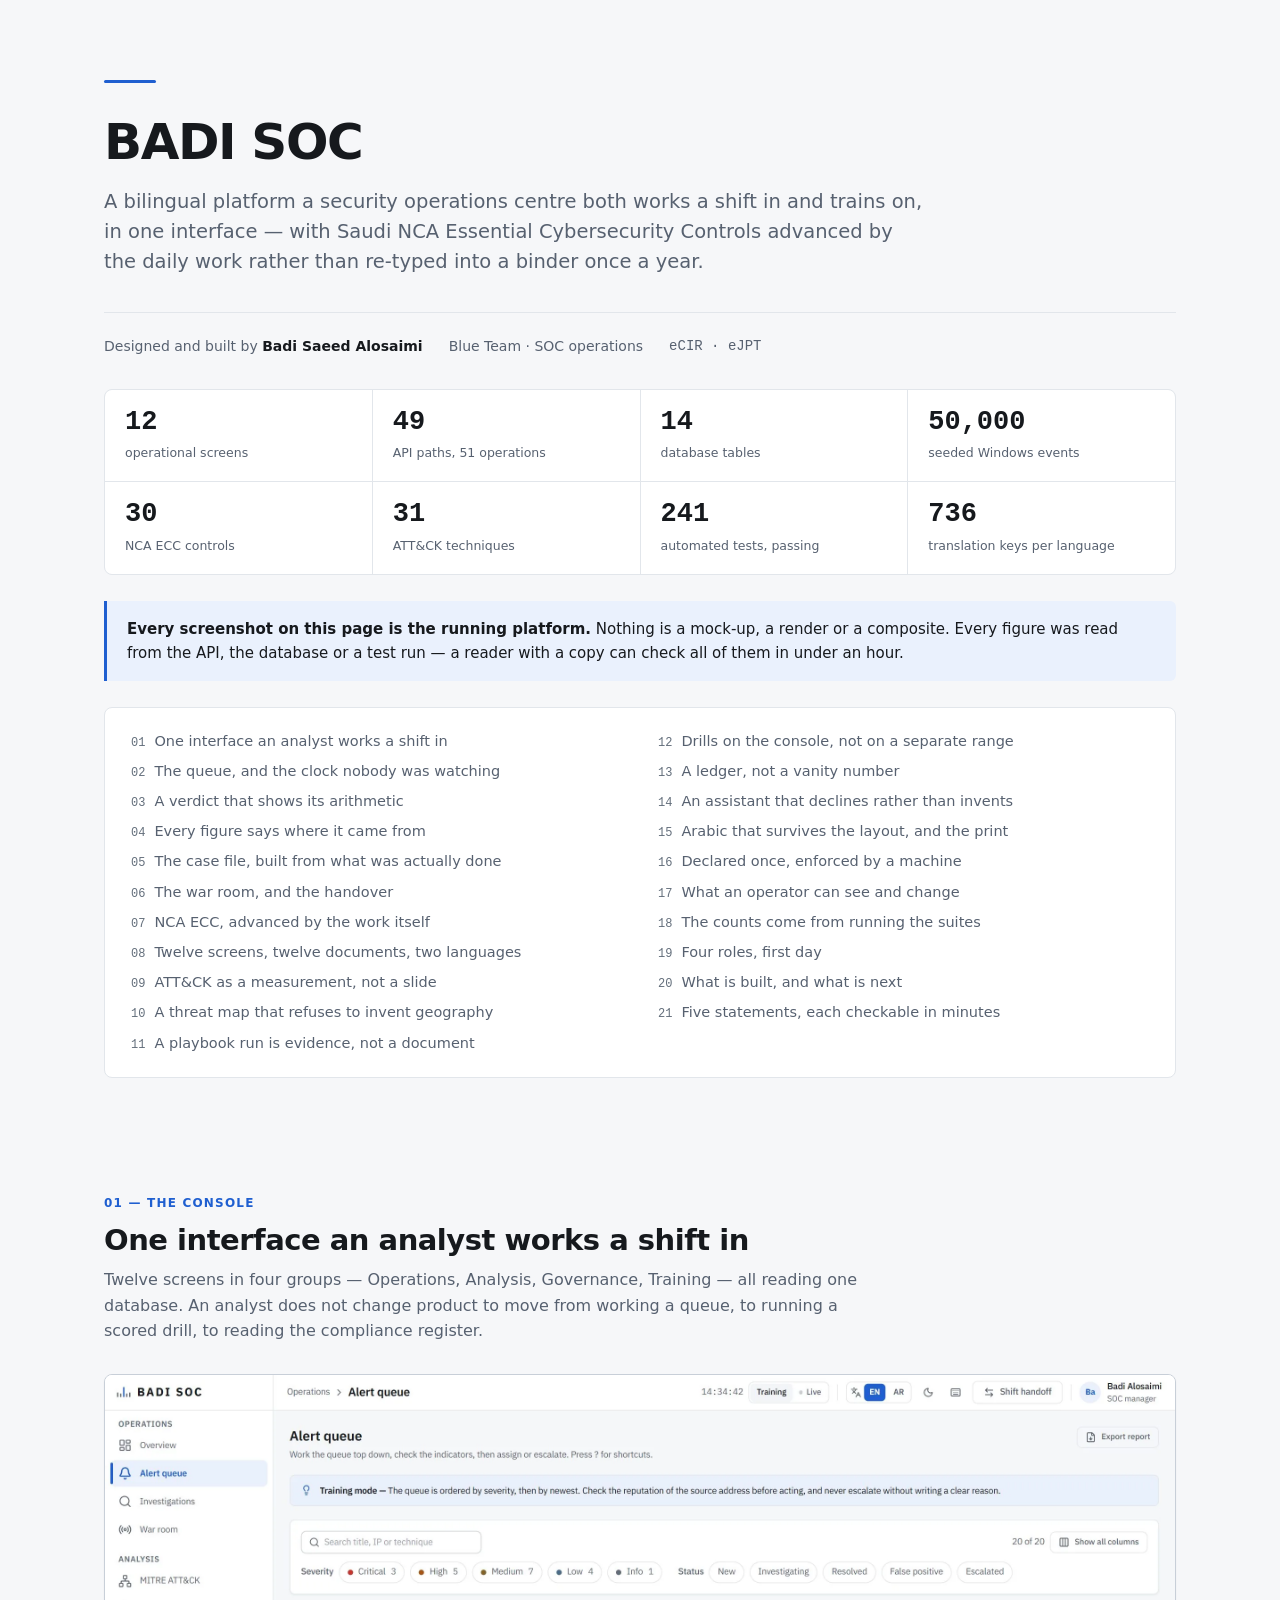
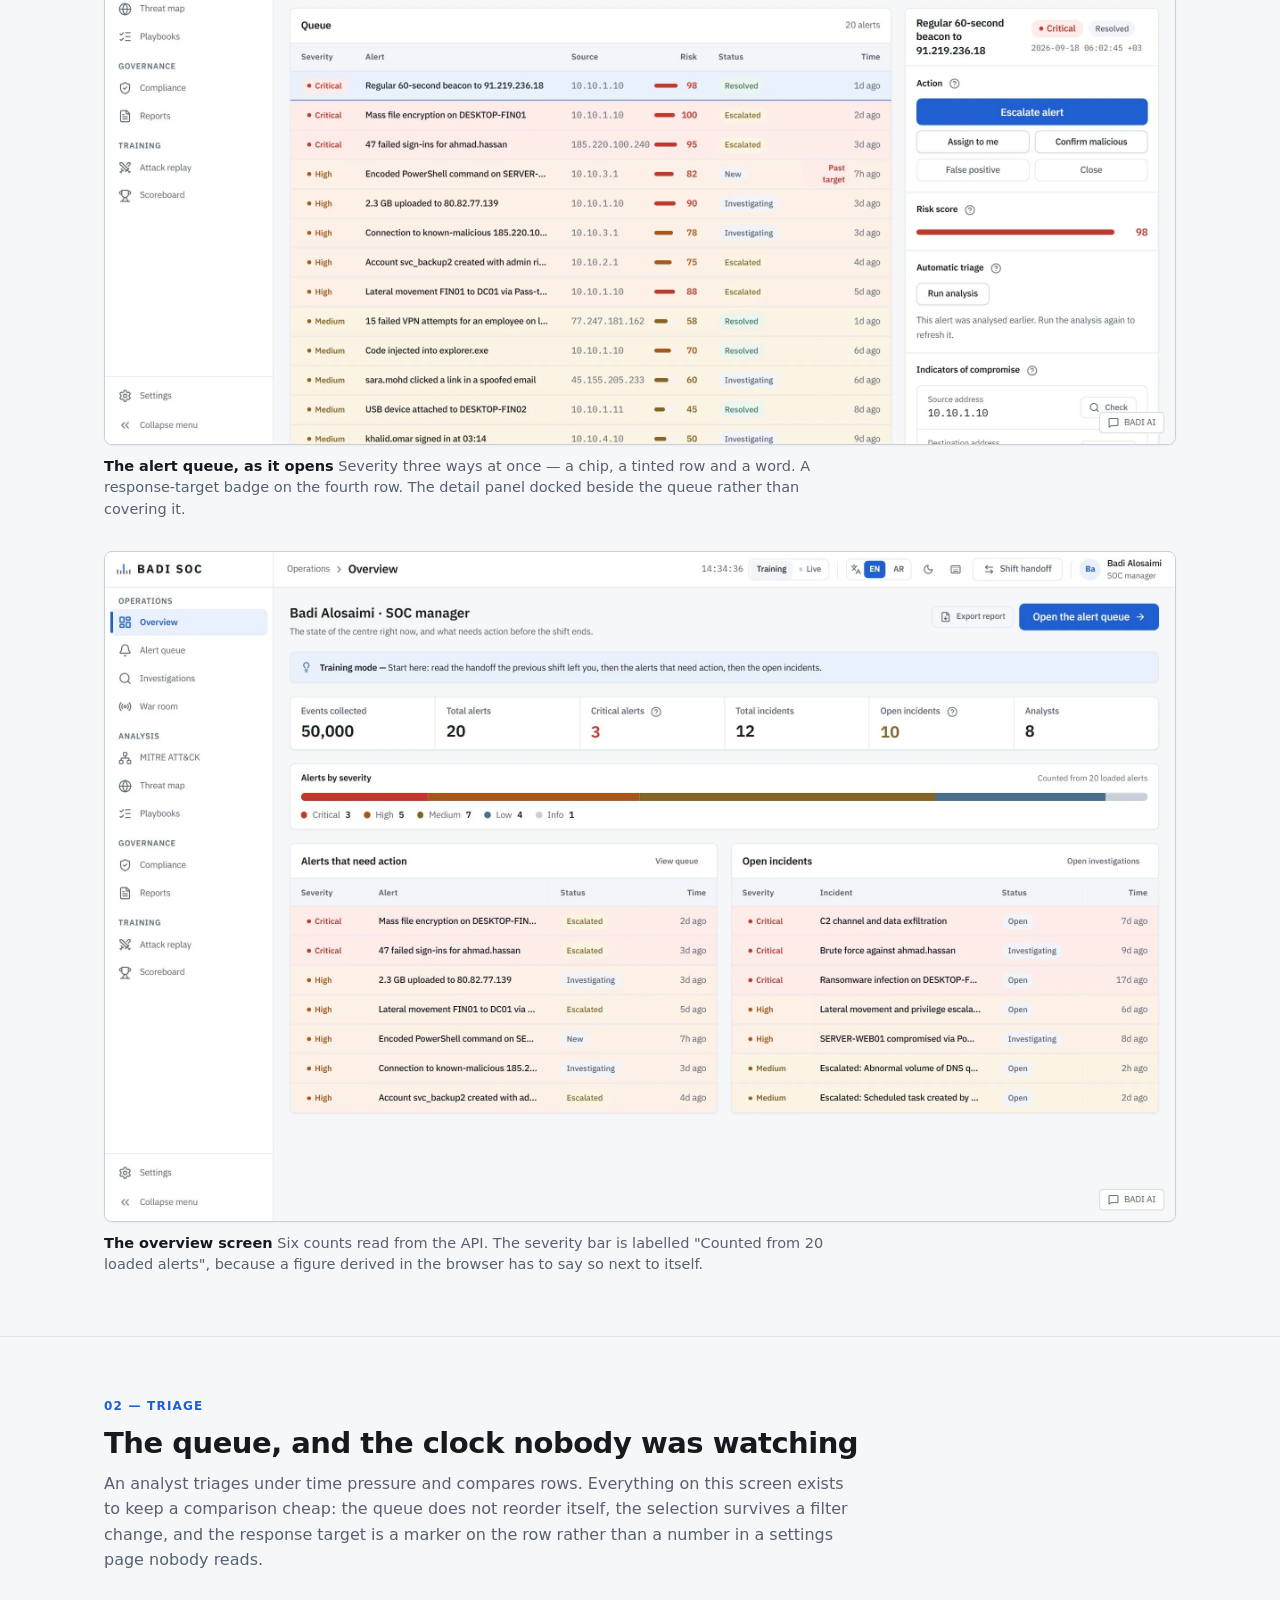
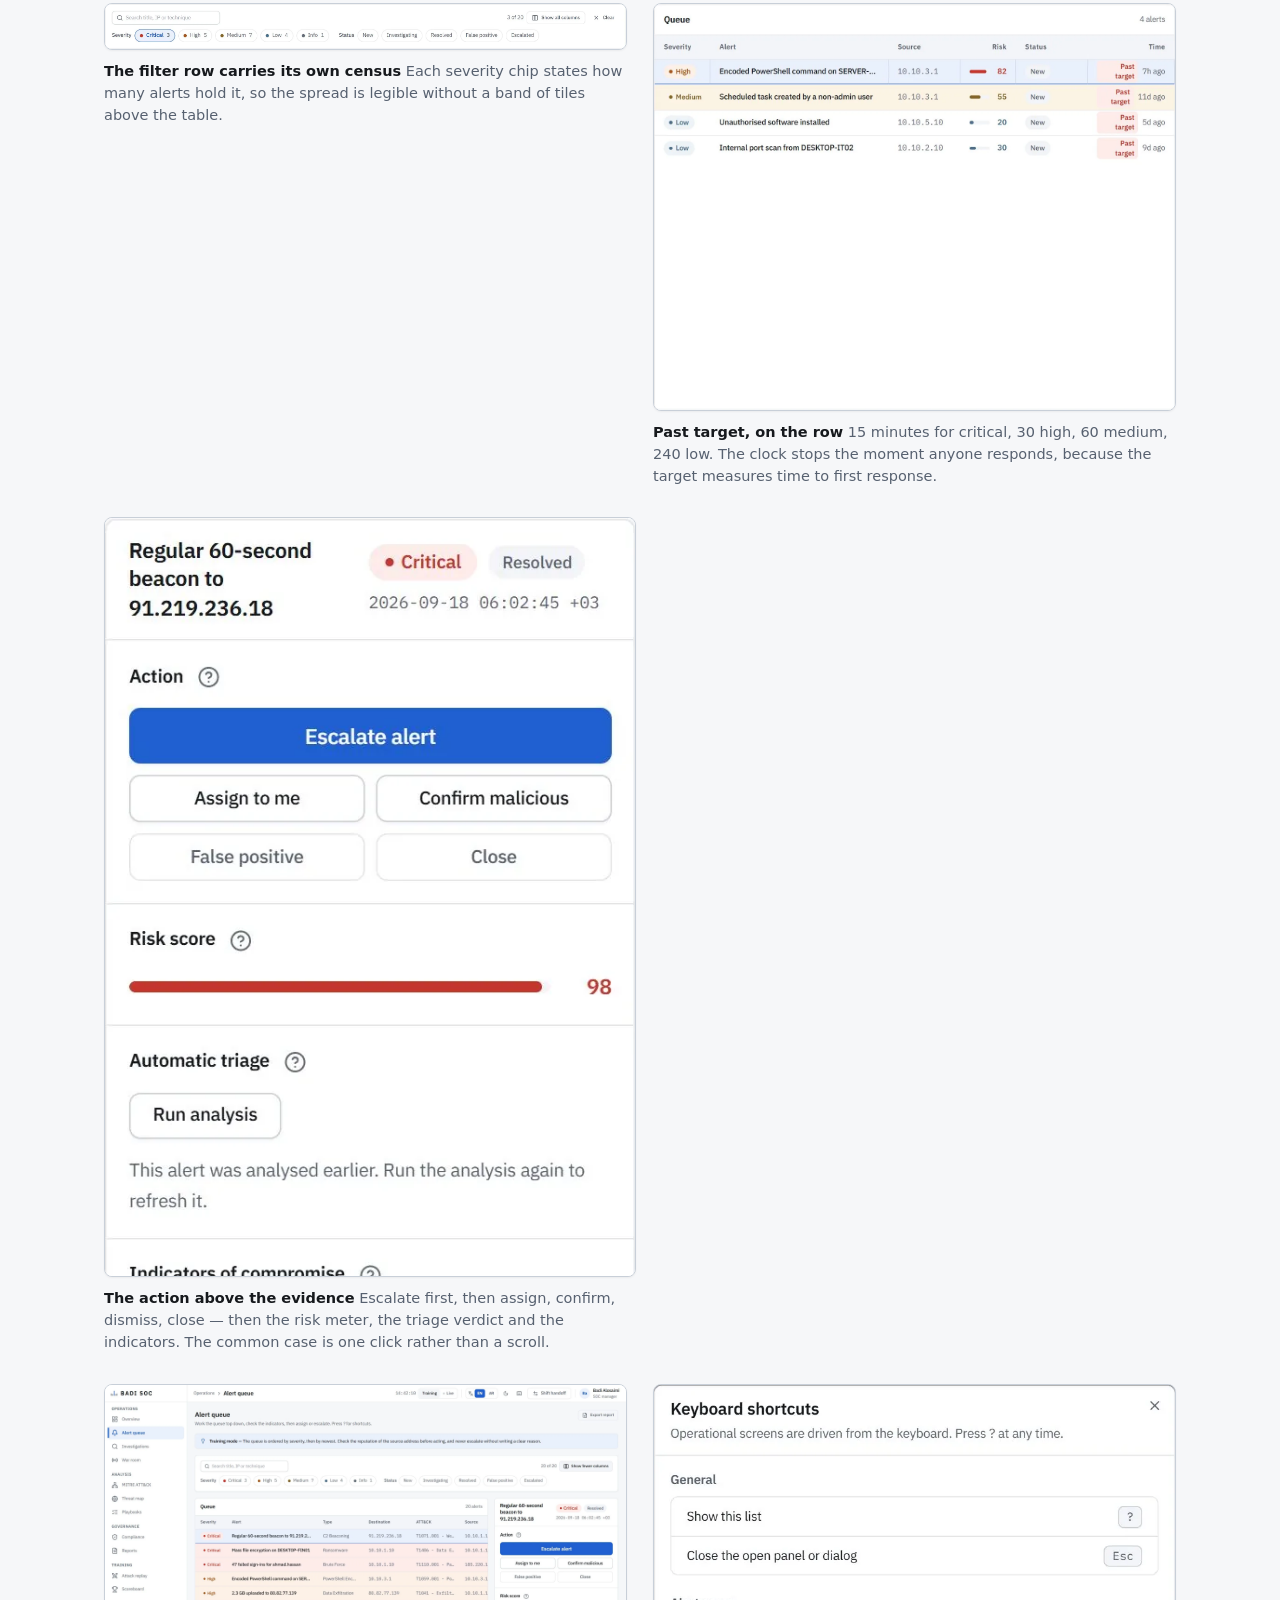
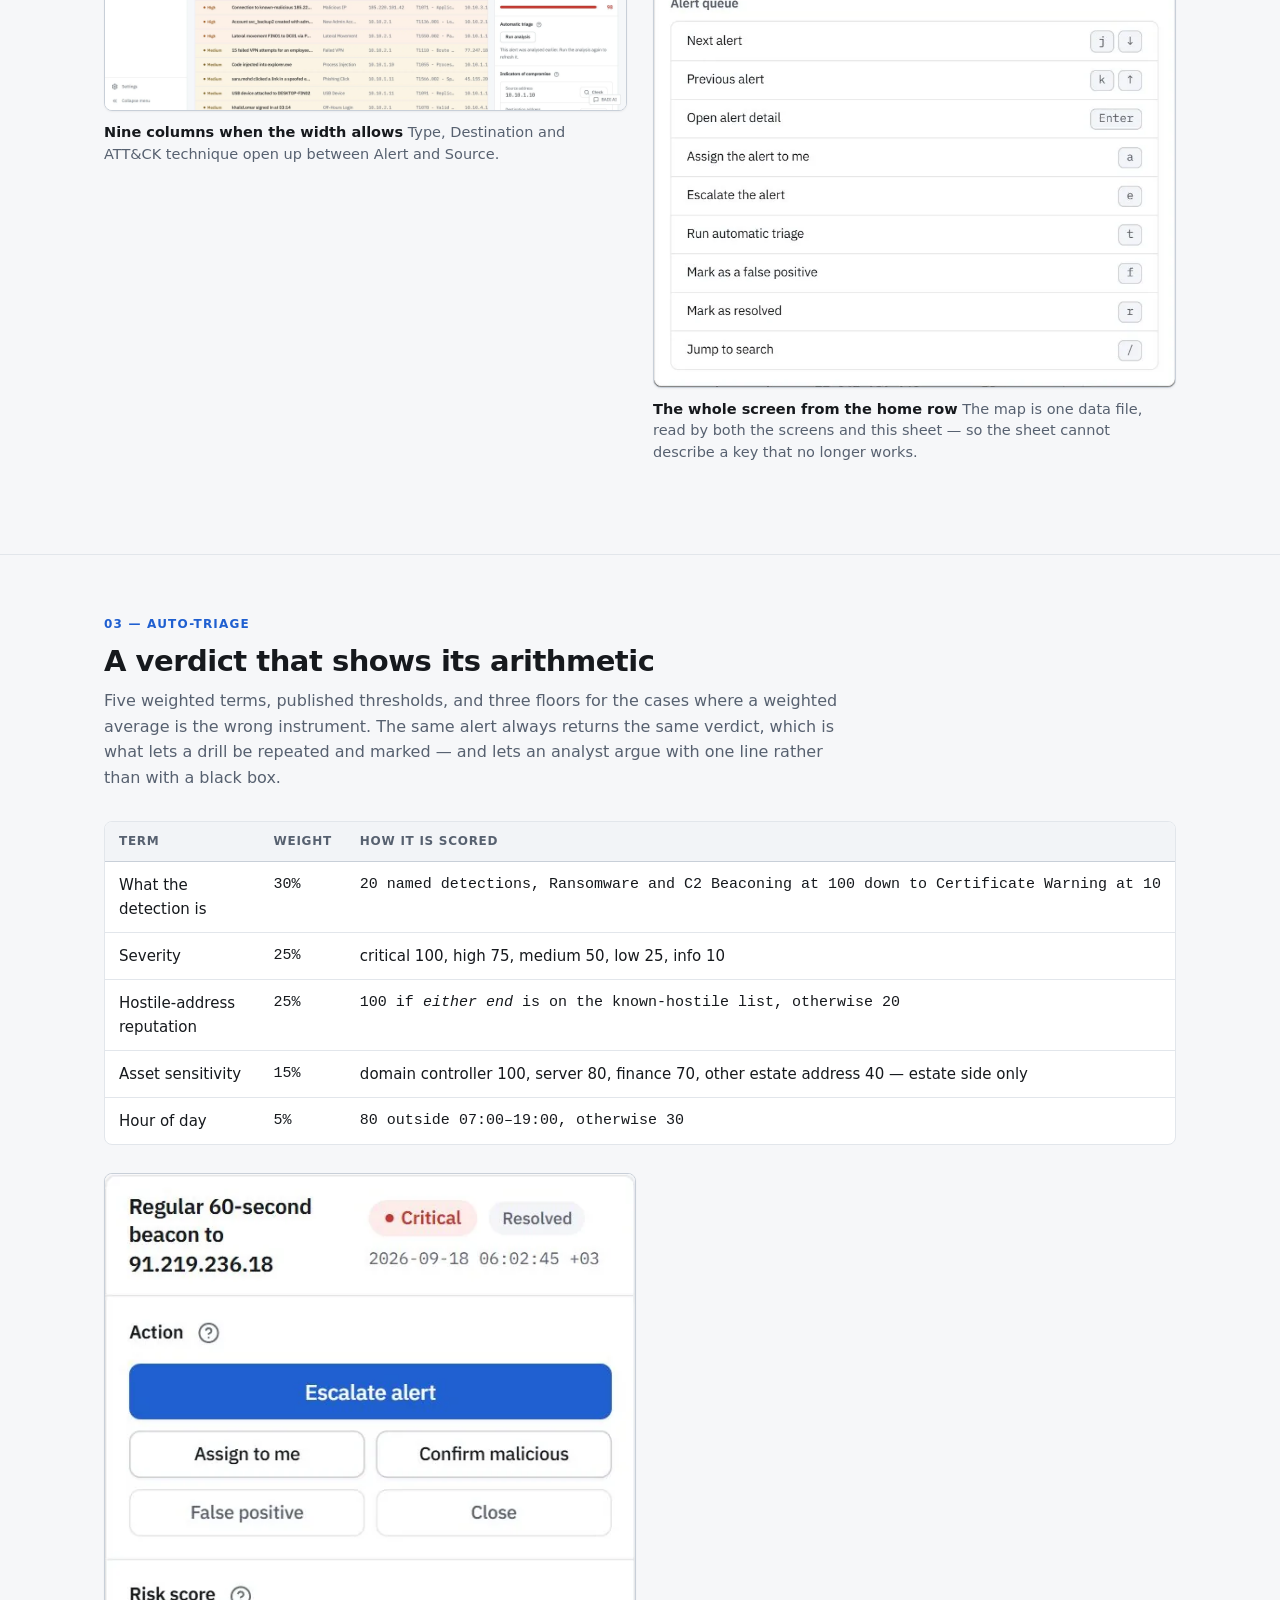
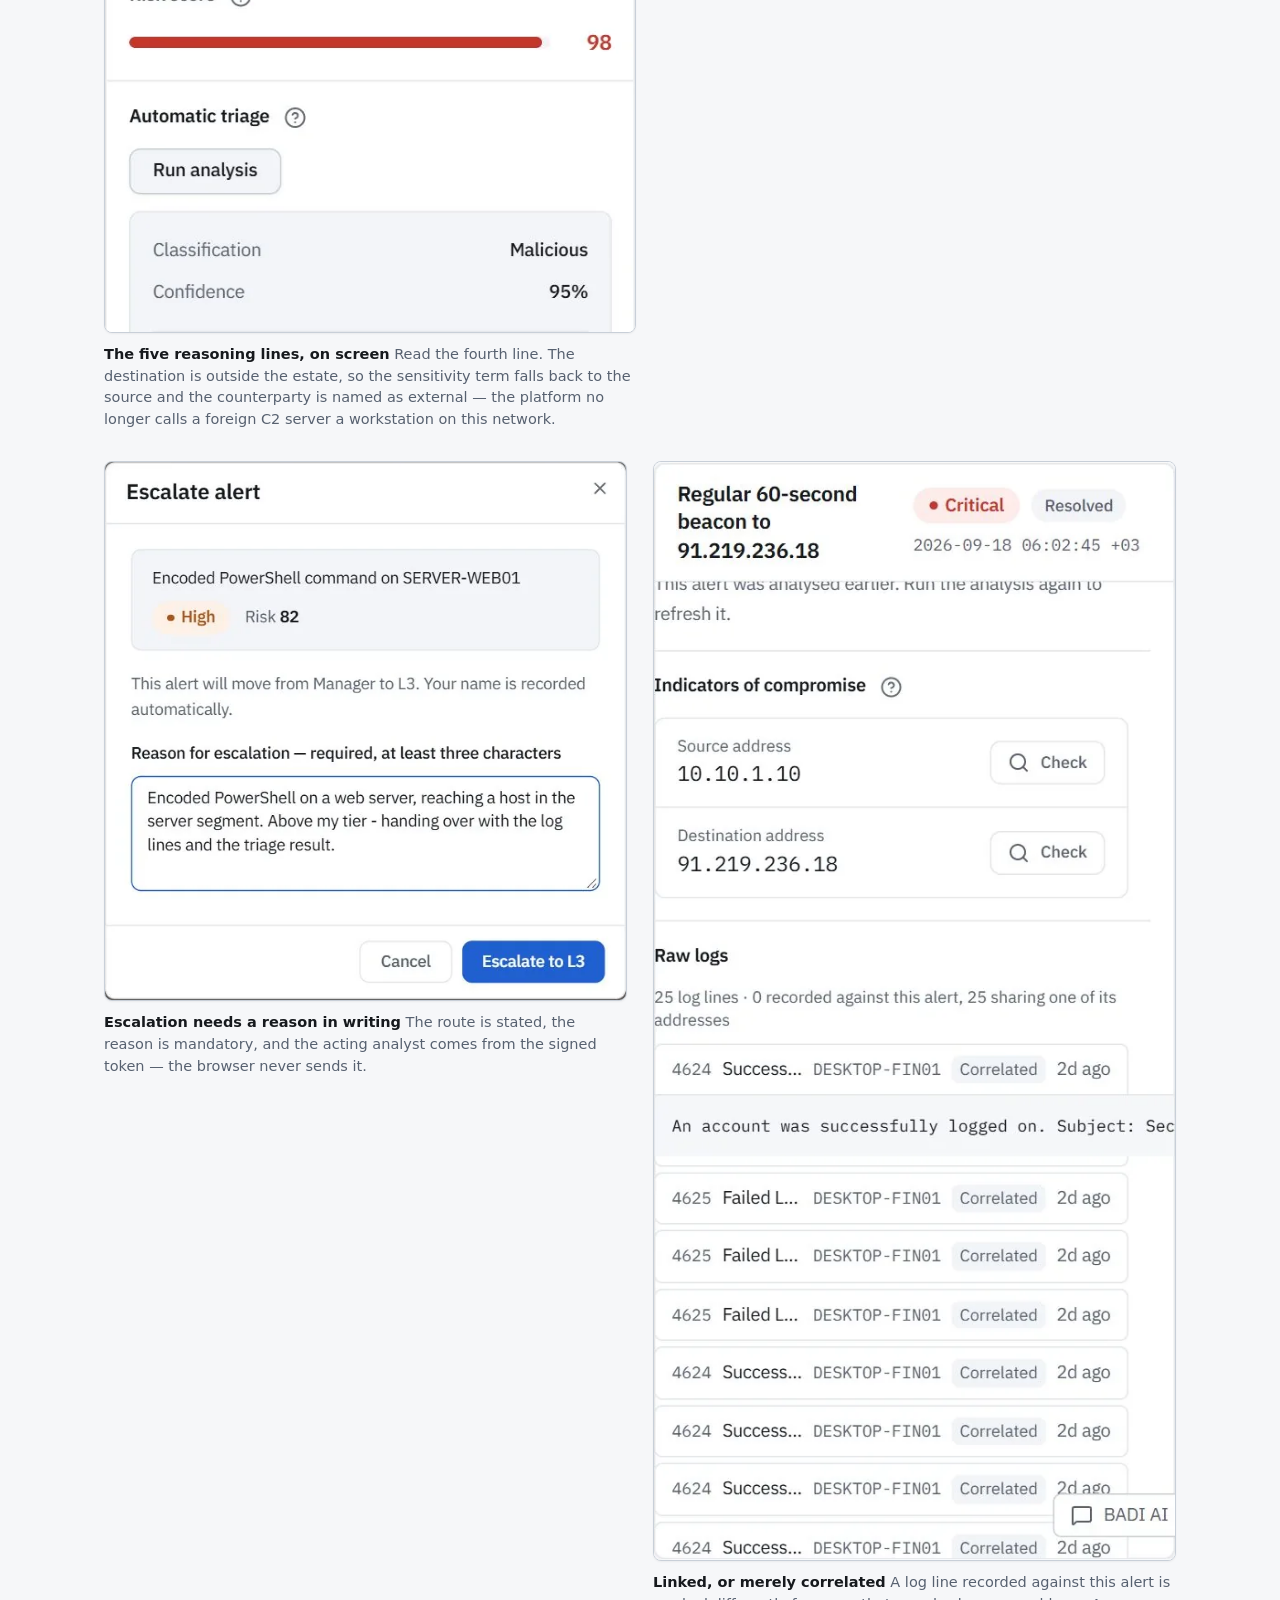
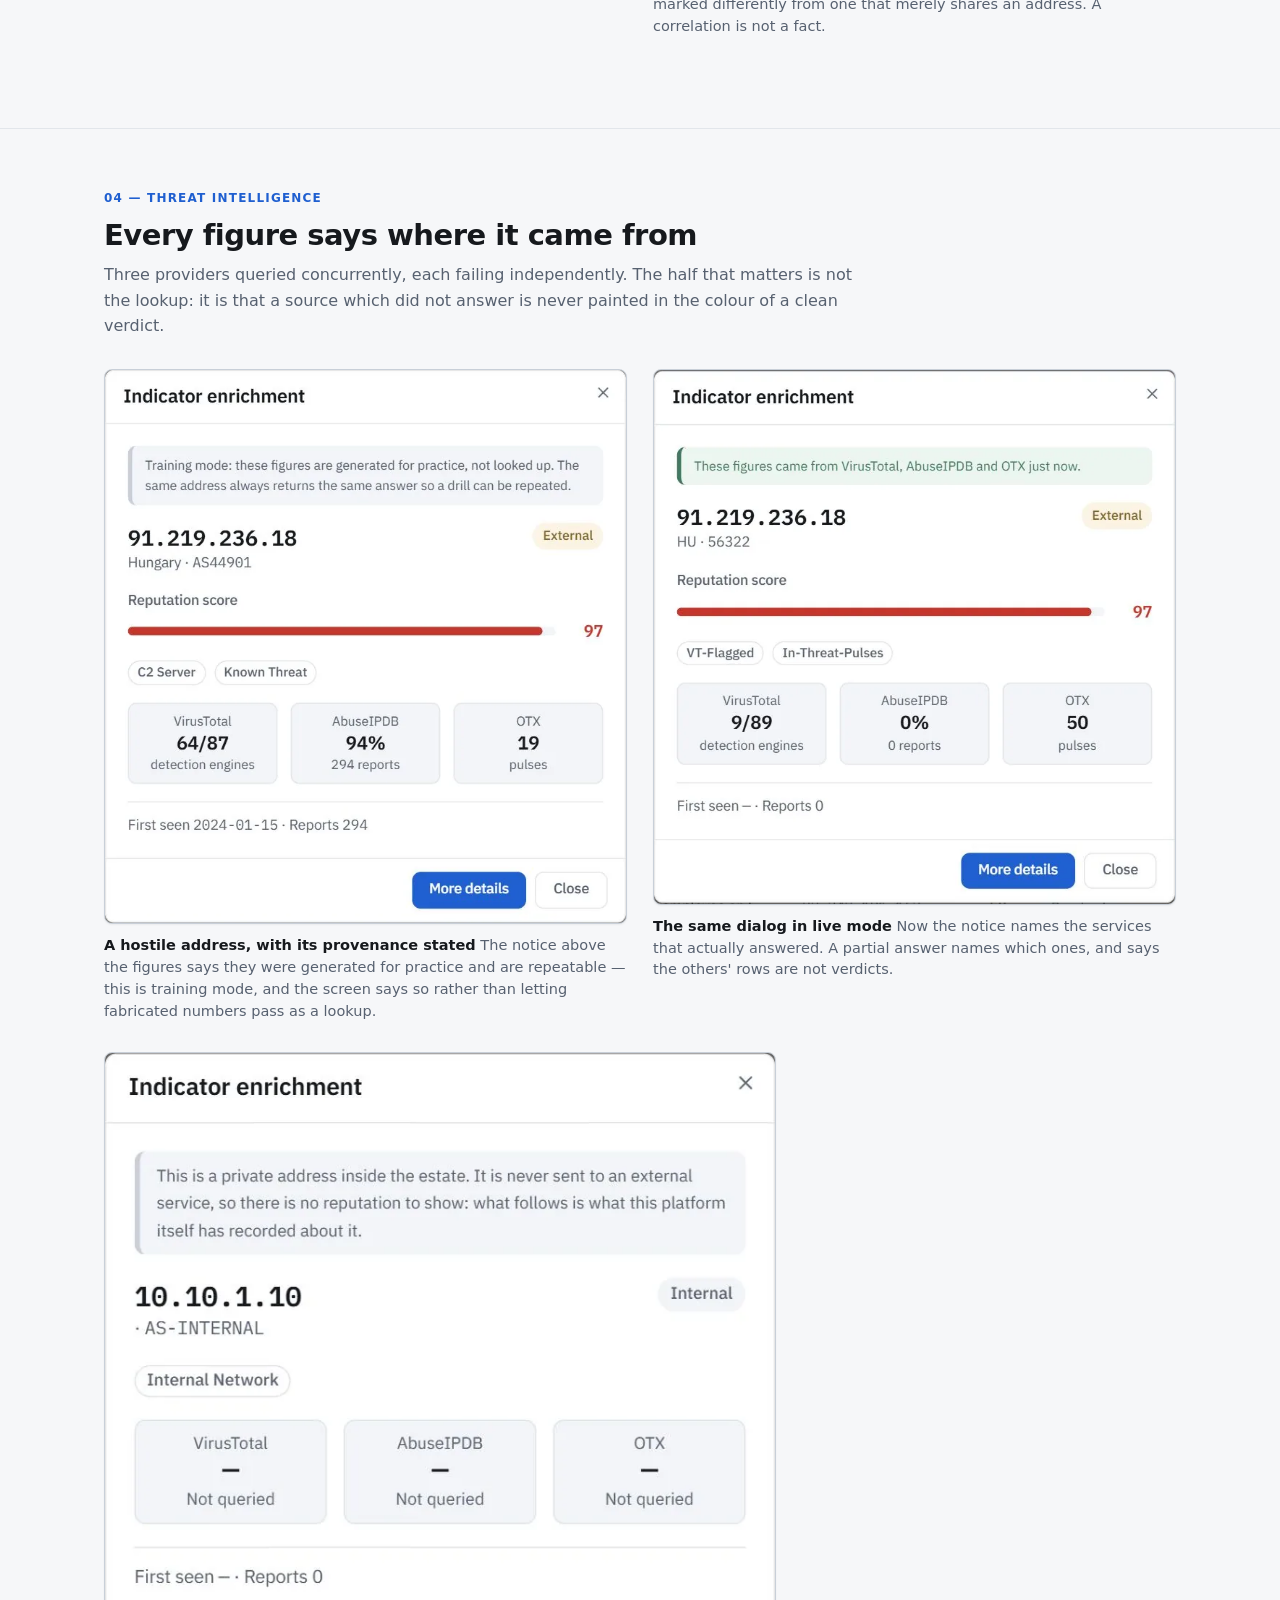
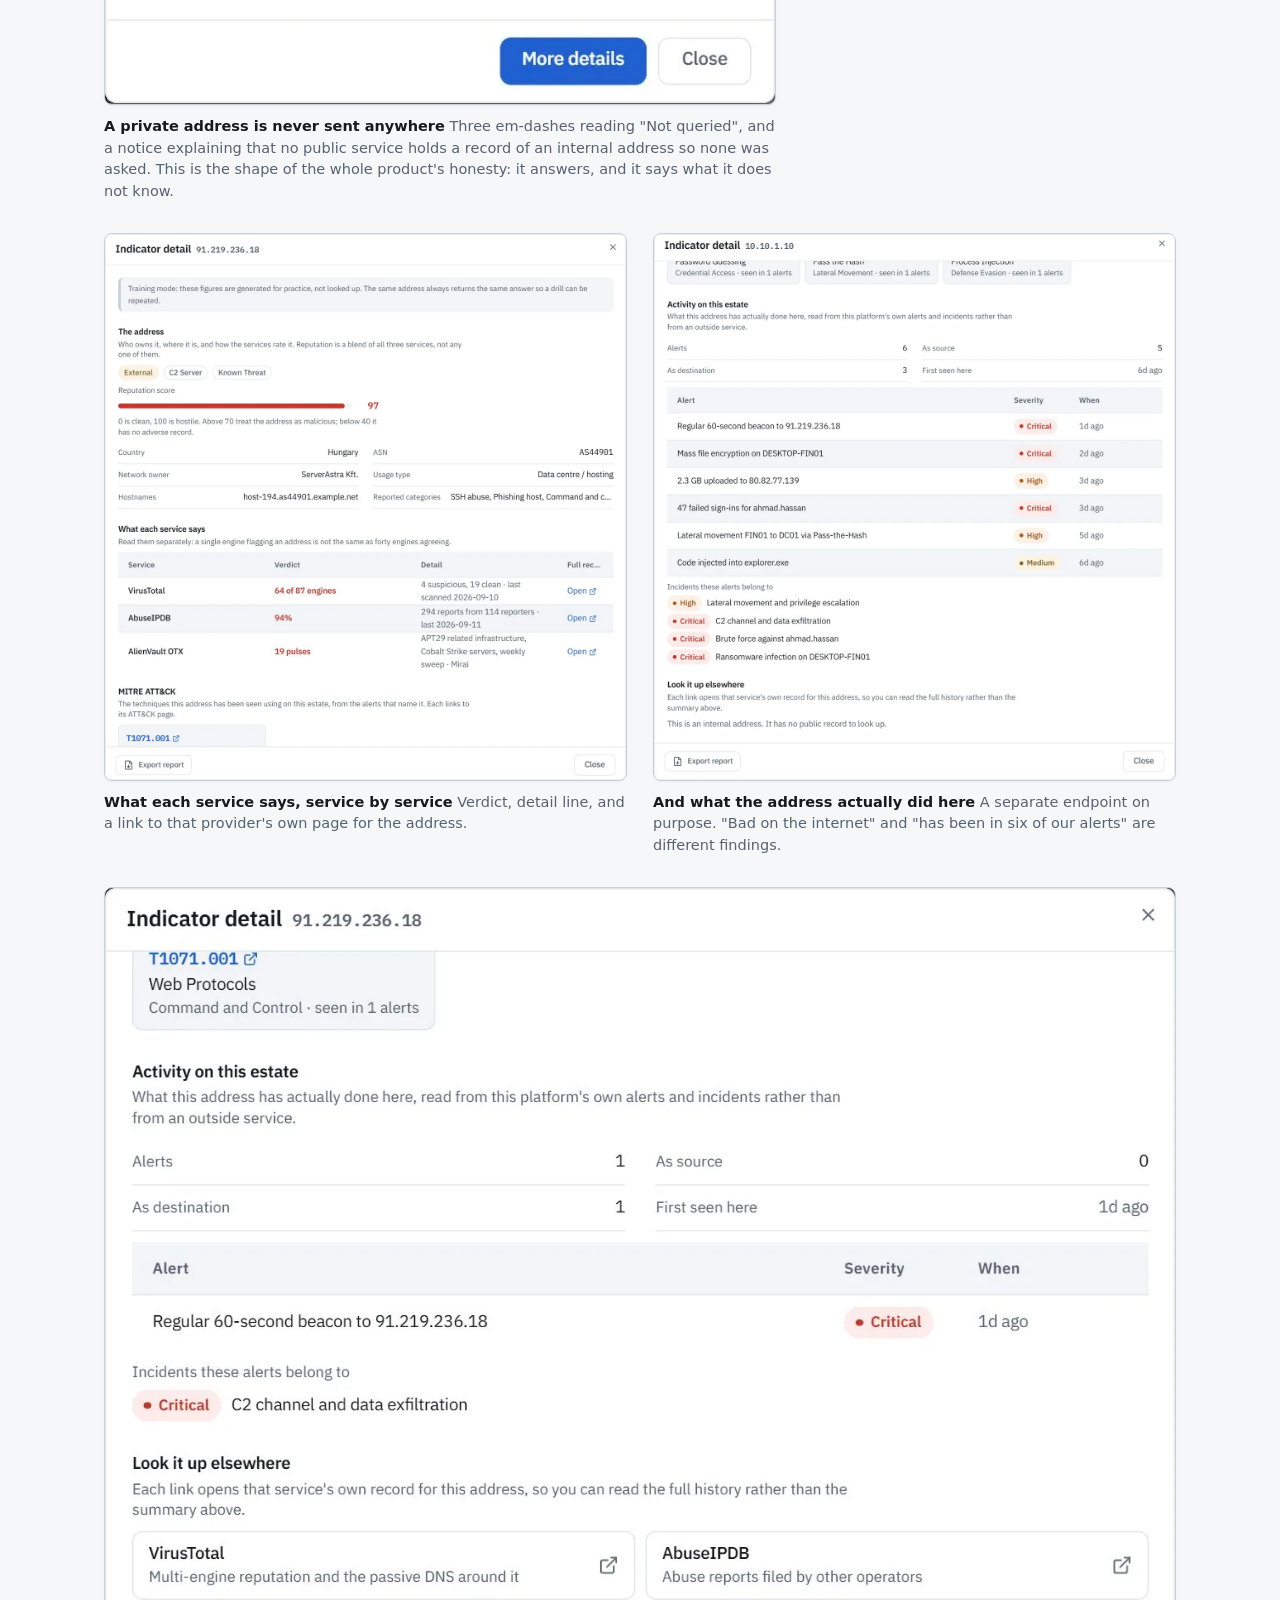
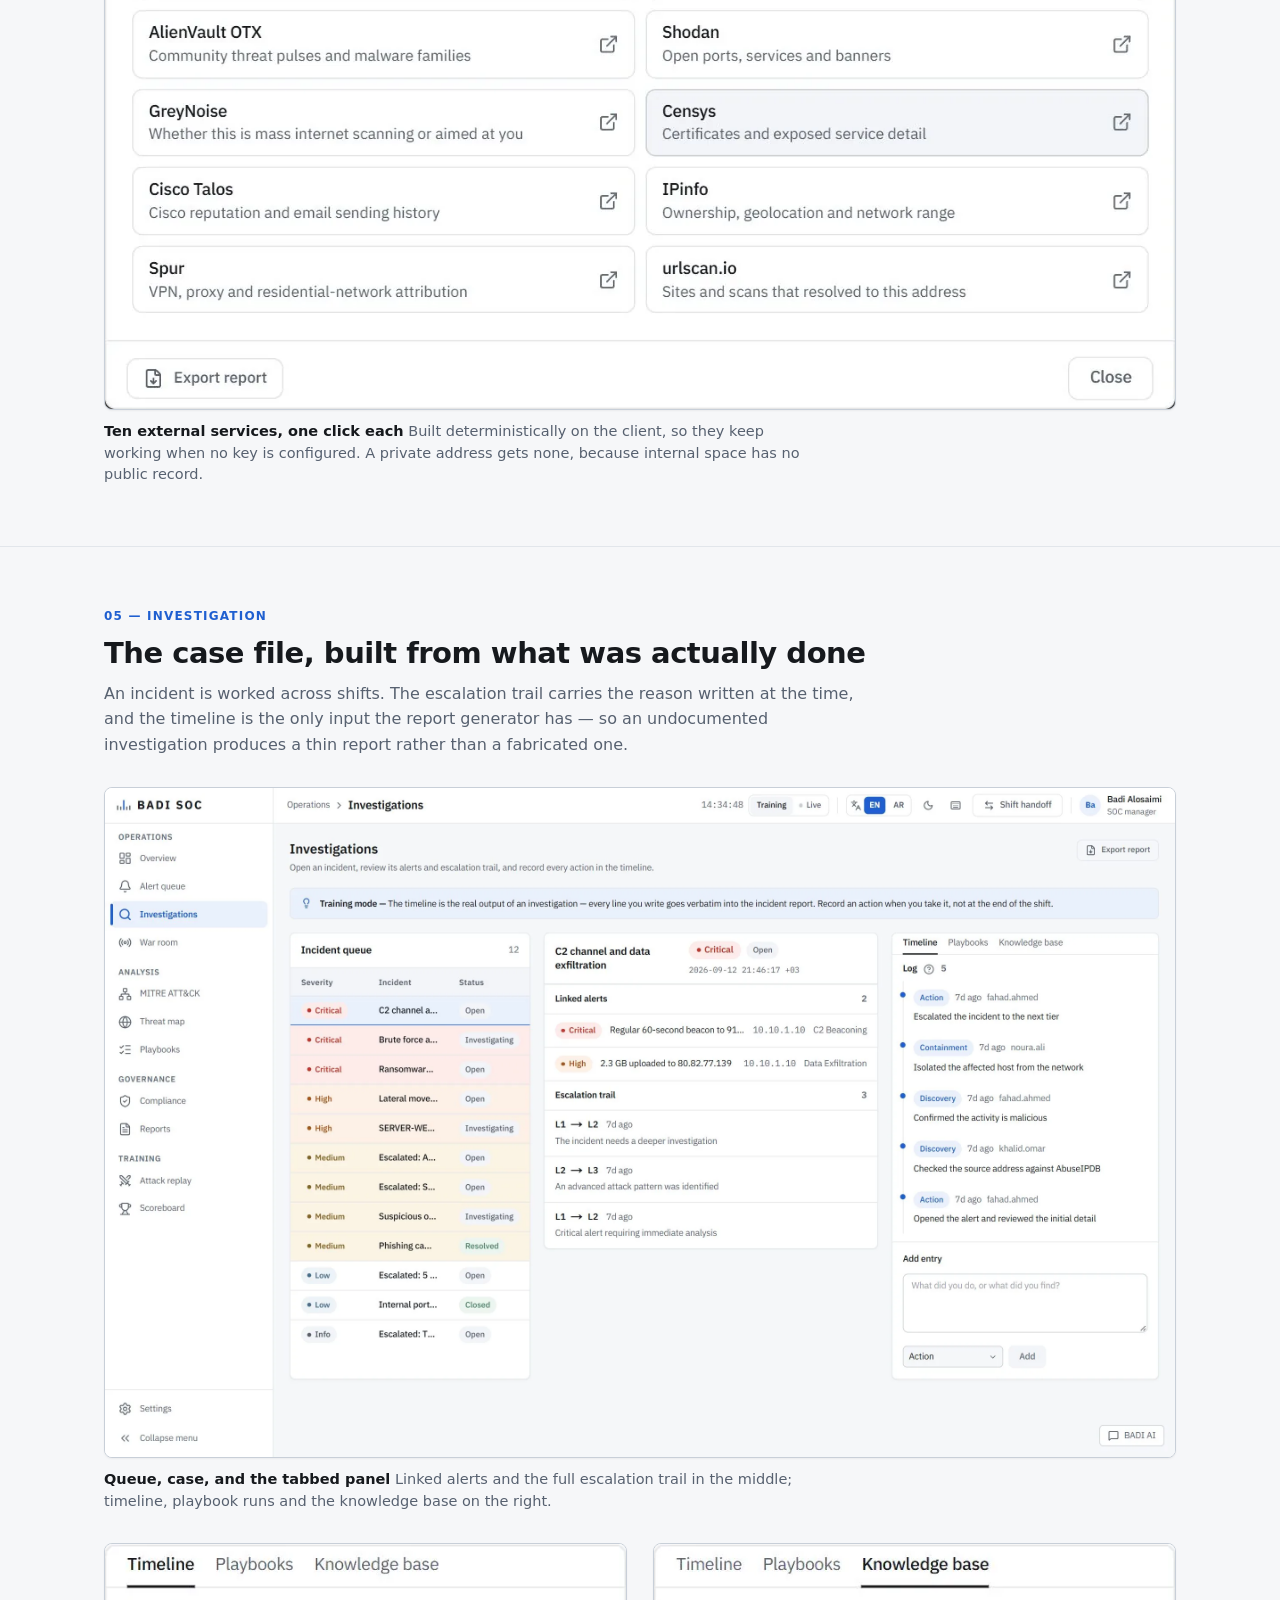
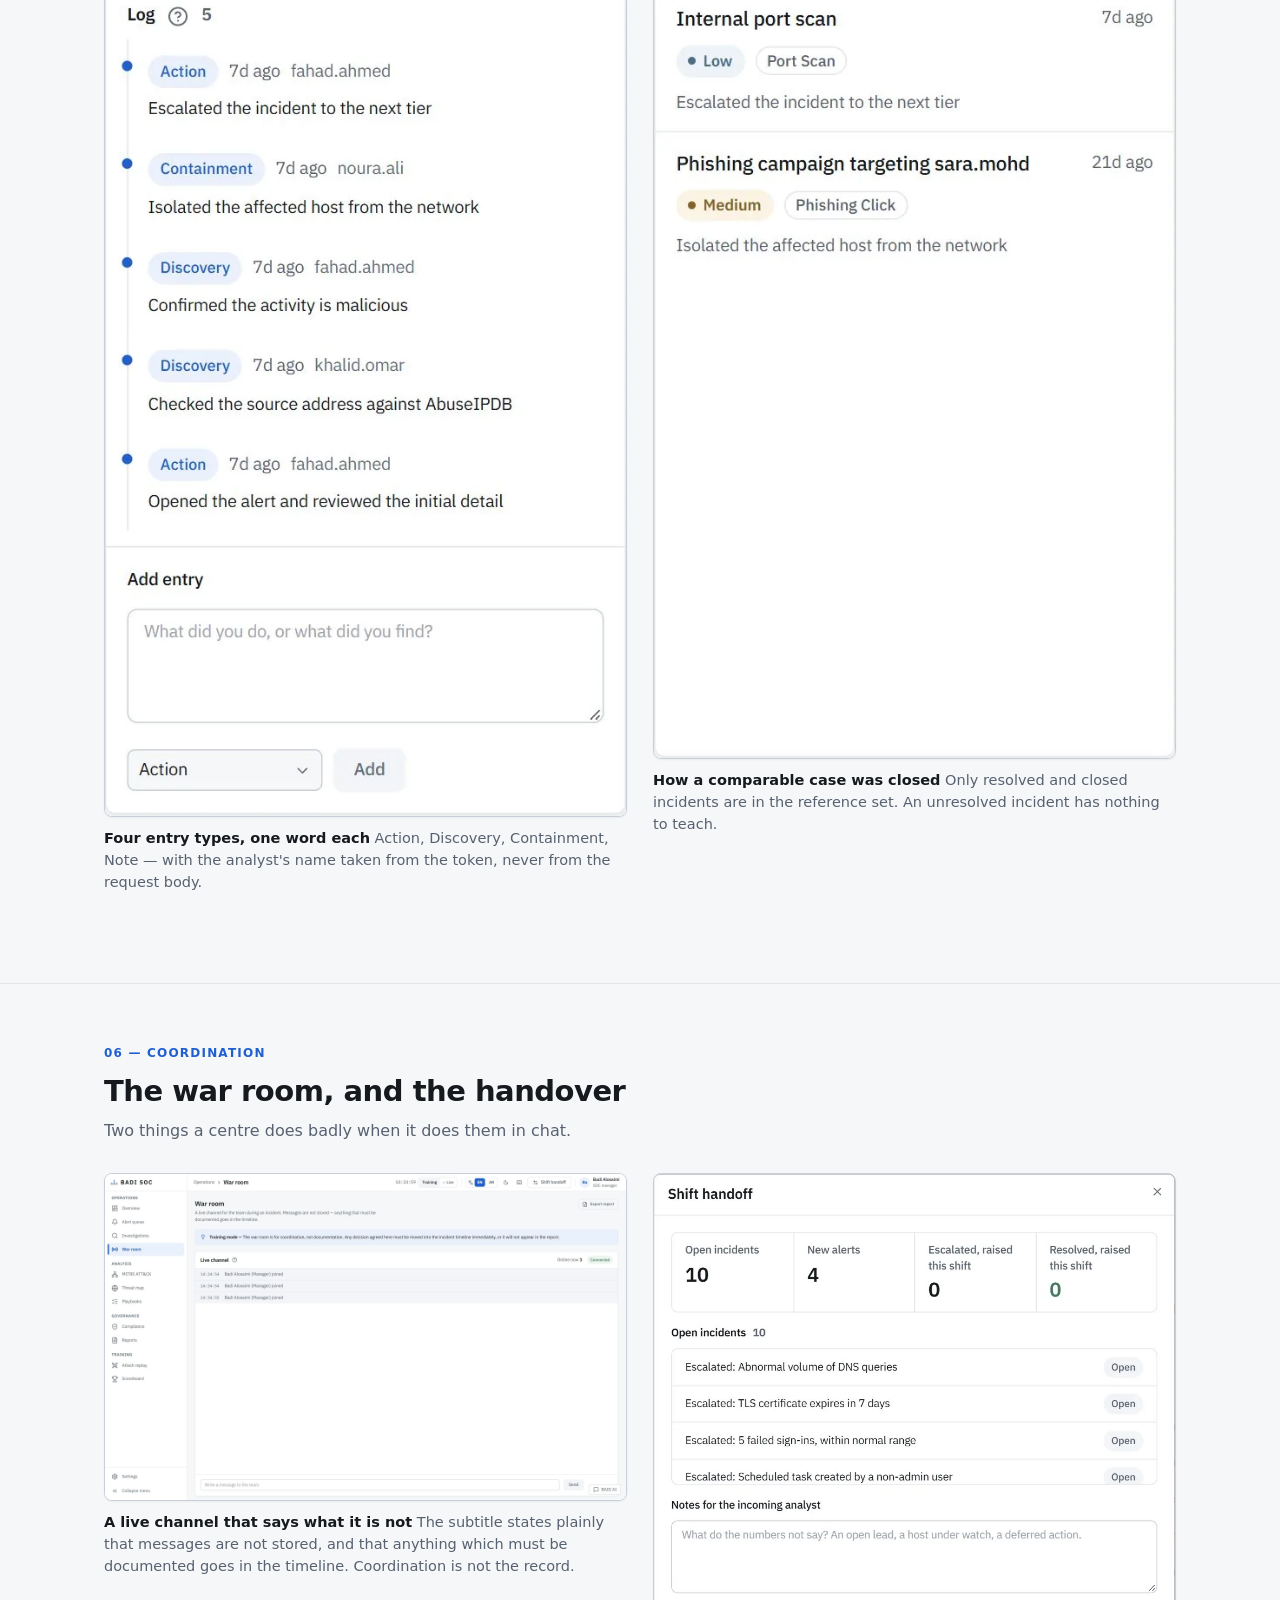
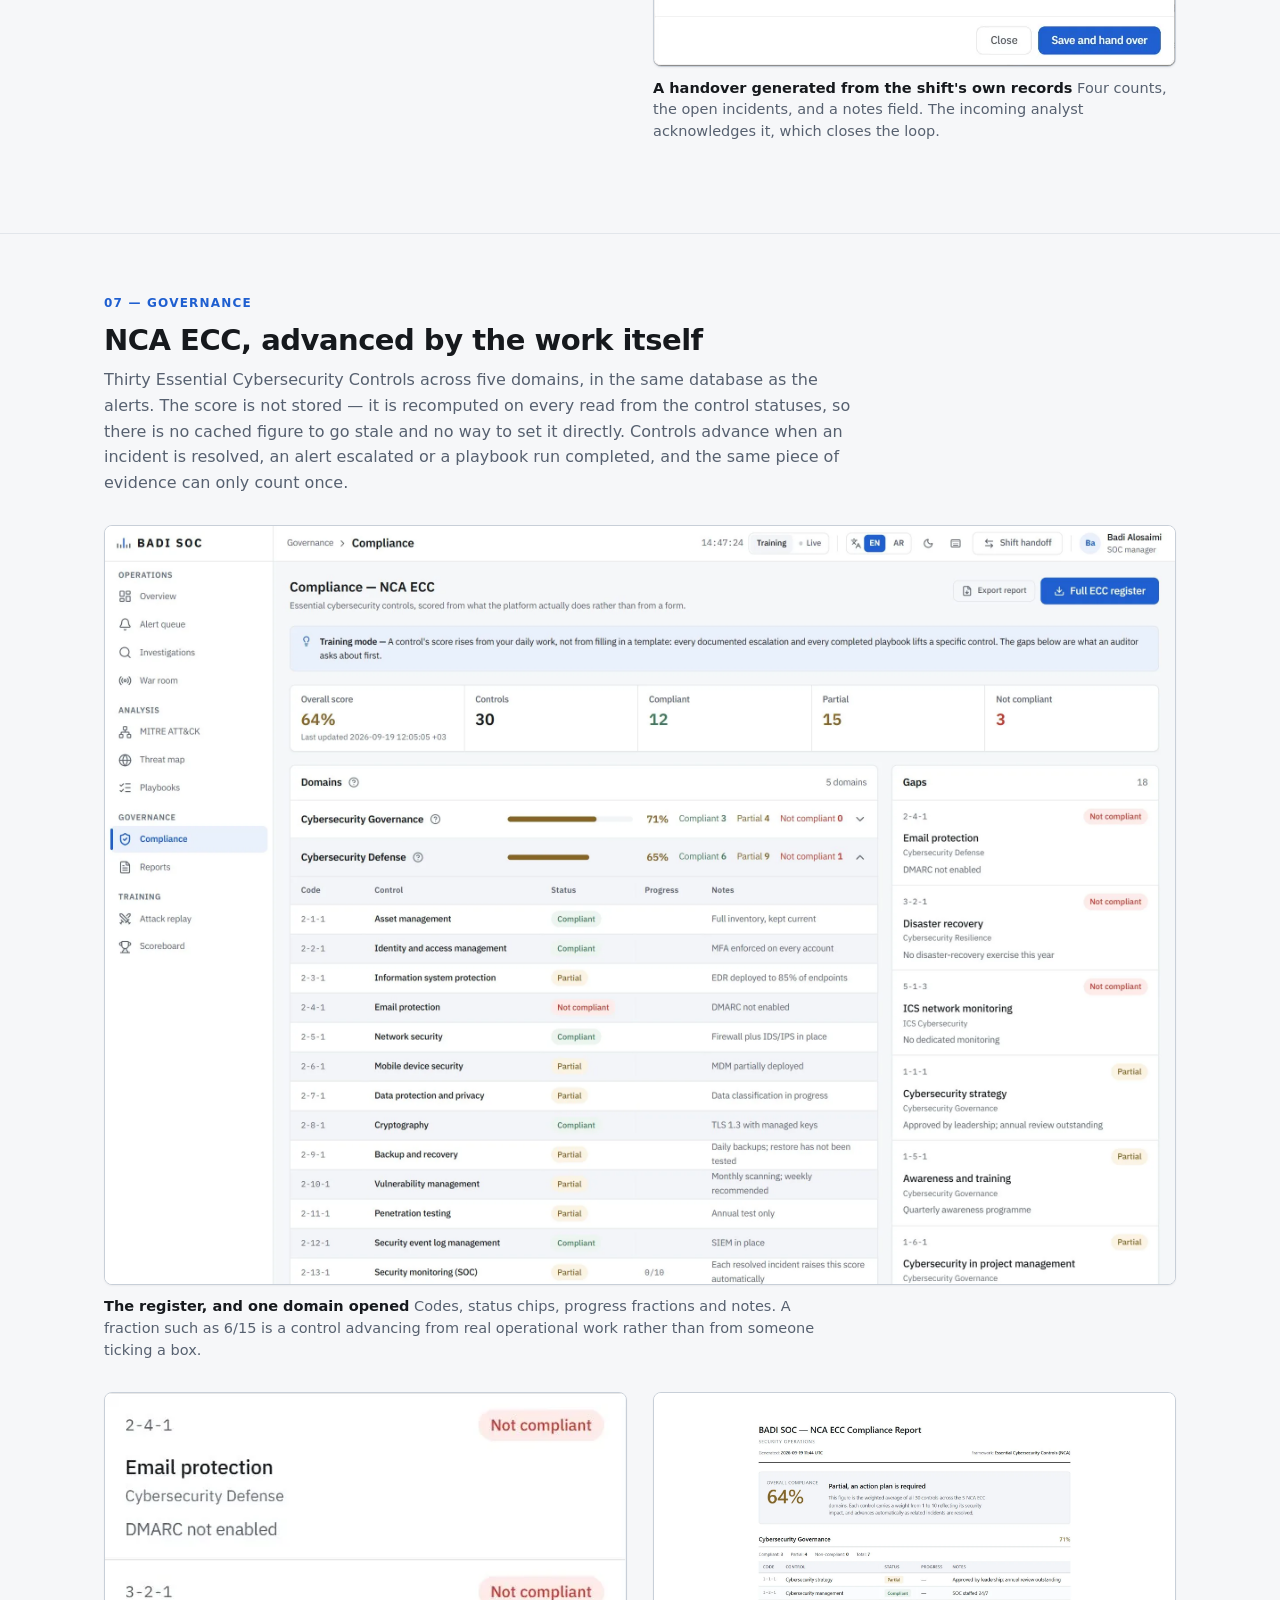
<file: presentations/badi-soc/index.html>
<!DOCTYPE html>
<html lang="en" dir="ltr">
<head>
<meta charset="utf-8">
<meta name="viewport" content="width=device-width, initial-scale=1">
<title>BADI SOC — Platform Profile</title>
<meta name="description" content="An illustrated profile of BADI SOC: a bilingual platform a security operations centre works a shift in and trains on, with NCA ECC governance joined to the daily work. Every figure and every screenshot comes from the running system.">
<style>
  /* Tokens mirrored from the product's own design system
     (frontend/app/globals.css). A standalone page cannot resolve the
     application's CSS variables, so it carries its own copy. */
  :root {
    --ground: #f6f7f9;
    --panel: #ffffff;
    --subtle: #f2f4f7;
    --border: #e2e6eb;
    --border-strong: #c8cfd8;
    --text: #16191d;
    --text-muted: #576170;
    --text-faint: #636e7b;
    --signal: #1f5fd0;
    --signal-tint: #eaf1fd;
    --critical: #c5372c;
    --critical-tint: #fdecea;
    --ok: #3f7a5c;
    --ok-tint: #ecf5f0;
    --radius-sm: 6px;
    --radius: 8px;
  }

  * { box-sizing: border-box; }
  html { -webkit-text-size-adjust: 100%; scroll-behavior: smooth; }

  body {
    margin: 0;
    background: var(--ground);
    color: var(--text);
    font-family: "IBM Plex Sans", "Segoe UI", system-ui, -apple-system, sans-serif;
    font-size: 16px;
    line-height: 1.6;
  }

  .wrap { max-width: 1120px; margin: 0 auto; padding: 0 24px; }

  section { padding: 60px 0; border-bottom: 1px solid var(--border); }
  section:last-of-type { border-bottom: 0; }

  h1 { font-size: 50px; line-height: 1.08; letter-spacing: -0.028em; margin: 0 0 18px; font-weight: 600; }
  h2 { font-size: 29px; line-height: 1.18; letter-spacing: -0.017em; margin: 0 0 10px; font-weight: 600; }
  h3 { font-size: 16px; margin: 0 0 6px; font-weight: 600; }

  p { margin: 0 0 16px; }
  p:last-child { margin-bottom: 0; }

  .muted { color: var(--text-muted); }
  .small { font-size: 14px; }
  .lead { font-size: 19.5px; line-height: 1.55; color: var(--text-muted); max-width: 66ch; }
  .kicker {
    font-size: 12px; font-weight: 600; letter-spacing: 0.1em;
    text-transform: uppercase; color: var(--signal); margin: 0 0 10px;
  }
  .section-intro { color: var(--text-muted); margin: 0 0 30px; max-width: 74ch; }

  .num { font-family: "IBM Plex Mono", ui-monospace, monospace; font-variant-numeric: tabular-nums; }
  code {
    font-family: "IBM Plex Mono", ui-monospace, monospace; font-size: 0.9em;
    background: var(--subtle); border: 1px solid var(--border);
    border-radius: 4px; padding: 1px 5px;
  }

  /* --- Hero --- */
  .hero { padding: 80px 0 56px; }
  .rule { width: 52px; height: 3px; background: var(--signal); border-radius: 2px; margin-bottom: 32px; }
  .byline {
    margin-top: 34px; padding-top: 22px; border-top: 1px solid var(--border);
    display: flex; flex-wrap: wrap; gap: 10px 26px; font-size: 14px; color: var(--text-muted);
  }
  .byline strong { color: var(--text); font-weight: 600; }

  /* --- Contents --- */
  .toc {
    background: var(--panel); border: 1px solid var(--border);
    border-radius: var(--radius); padding: 22px 26px; margin-top: 26px;
  }
  .toc ol { margin: 0; padding: 0; list-style: none; columns: 2; column-gap: 36px; font-size: 14.5px; }
  .toc li { margin-bottom: 7px; break-inside: avoid; }
  .toc a { color: var(--text-muted); text-decoration: none; }
  .toc a:hover { color: var(--signal); }
  .toc .n {
    font-family: "IBM Plex Mono", ui-monospace, monospace;
    font-size: 12px; color: var(--text-faint); margin-inline-end: 9px;
  }

  /* --- Figures (the screenshots) --- */
  figure.fig { margin: 0 0 30px; }
  figure.fig:last-child { margin-bottom: 0; }
  .shot {
    background: var(--panel);
    border: 1px solid var(--border-strong);
    border-radius: var(--radius);
    overflow: hidden;
    box-shadow: 0 1px 2px rgba(22, 25, 29, 0.05);
  }
  .shot img { display: block; width: 100%; height: auto; }
  figure.fig-tall .shot { max-height: 760px; }
  figure.fig-tall .shot img { object-fit: cover; object-position: top; max-height: 760px; }
  figcaption {
    margin-top: 11px; font-size: 14.5px; color: var(--text-muted);
    line-height: 1.5; max-width: 78ch;
  }
  figcaption strong { color: var(--text); font-weight: 600; }

  .fig-pair { display: grid; grid-template-columns: 1fr 1fr; gap: 26px; margin-bottom: 30px; }
  .fig-pair figure.fig { margin-bottom: 0; }
  .fig-half { max-width: 620px; margin-bottom: 30px; }

  /* --- Figures (the numbers) --- */
  .figures {
    display: grid; grid-template-columns: repeat(4, 1fr); gap: 1px;
    background: var(--border); border: 1px solid var(--border);
    border-radius: var(--radius); overflow: hidden; margin-top: 32px;
  }
  .figure { background: var(--panel); padding: 18px 20px; }
  .figure .value {
    font-family: "IBM Plex Mono", ui-monospace, monospace;
    font-variant-numeric: tabular-nums;
    font-size: 27px; font-weight: 600; line-height: 1.05; display: block;
  }
  .figure .label { font-size: 12.5px; color: var(--text-muted); display: block; margin-top: 7px; }

  /* --- Table --- */
  table { width: 100%; border-collapse: collapse; font-size: 15px; }
  th {
    text-align: start; font-size: 12px; letter-spacing: 0.06em; text-transform: uppercase;
    color: var(--text-muted); font-weight: 600; padding: 10px 14px;
    background: var(--subtle); border-bottom: 1px solid var(--border-strong);
  }
  td { padding: 11px 14px; border-bottom: 1px solid var(--border); vertical-align: top; }
  tr:last-child td { border-bottom: 0; }
  td.n { font-family: "IBM Plex Mono", ui-monospace, monospace; font-variant-numeric: tabular-nums; white-space: nowrap; }
  .table-wrap {
    background: var(--panel); border: 1px solid var(--border);
    border-radius: var(--radius); overflow-x: auto; margin-bottom: 28px;
  }

  .mark {
    display: inline-block; font-size: 12px; font-weight: 600;
    padding: 2px 9px; border-radius: var(--radius-sm); white-space: nowrap;
  }
  .mark.built { background: var(--ok-tint); color: var(--ok); }
  .mark.gap { background: var(--critical-tint); color: var(--critical); }

  .note {
    border-inline-start: 3px solid var(--signal); background: var(--signal-tint);
    border-radius: 0 var(--radius-sm) var(--radius-sm) 0;
    padding: 16px 20px; font-size: 15px; margin-top: 26px;
  }
  .note p { font-size: 15px; }

  ul.plain { margin: 0 0 26px; padding-inline-start: 20px; color: var(--text-muted); max-width: 78ch; }
  ul.plain li { margin-bottom: 10px; }
  ul.plain li:last-child { margin-bottom: 0; }
  ul.plain strong { color: var(--text); }

  .grid-2 { display: grid; grid-template-columns: 1fr 1fr; gap: 18px; }
  .card {
    background: var(--panel); border: 1px solid var(--border);
    border-radius: var(--radius); padding: 22px 24px;
  }
  .card p { font-size: 15px; color: var(--text-muted); margin: 0; }
  .card .marker {
    display: block; font-family: "IBM Plex Mono", ui-monospace, monospace;
    font-size: 12px; font-weight: 500; color: var(--signal); margin-bottom: 10px;
  }

  blockquote.pull {
    margin: 0 0 14px; padding: 20px 24px;
    background: var(--panel); border: 1px solid var(--border);
    border-inline-start: 3px solid var(--signal);
    border-radius: 0 var(--radius) var(--radius) 0;
    font-size: 17px; line-height: 1.5;
  }

  .stack { display: flex; flex-wrap: wrap; gap: 8px; margin-top: 6px; }
  .chip {
    font-family: "IBM Plex Mono", ui-monospace, monospace; font-size: 13px;
    background: var(--subtle); border: 1px solid var(--border);
    border-radius: var(--radius-sm); padding: 4px 10px; color: var(--text-muted);
  }

  footer { padding: 48px 0 60px; font-size: 14px; color: var(--text-muted); }

  @media (max-width: 900px) {
    body { font-size: 15px; }
    section { padding: 40px 0; }
    .hero { padding: 52px 0 40px; }
    h1 { font-size: 34px; }
    h2 { font-size: 23px; }
    .lead { font-size: 17px; }
    .wrap { padding: 0 16px; }
    .fig-pair, .grid-2 { grid-template-columns: 1fr; }
    .figures { grid-template-columns: 1fr 1fr; }
    .toc ol { columns: 1; }
    figure.fig-tall .shot, figure.fig-tall .shot img { max-height: none; }
    figure.fig-tall .shot img { object-fit: contain; }
    table { font-size: 14px; min-width: 460px; }
    th, td { padding: 9px 10px; }
    figure.fig { max-width: none !important; }
  }

  @page { size: A4; margin: 12mm; }
  @media print {
    body { background: #ffffff; font-size: 9.5pt; line-height: 1.45; }
    section { padding: 14px 0; }
    .hero { padding: 0 0 16px; }
    h1 { font-size: 26pt; }
    h2 { font-size: 13.5pt; }
    h2, h3, .kicker { break-after: avoid; page-break-after: avoid; }
    .toc { display: none; }
    .wrap { max-width: none; padding: 0; }
    figure.fig, .card, .figures, .note, blockquote.pull, tr { break-inside: avoid; page-break-inside: avoid; }
    figure.fig { margin-bottom: 18px; max-width: none !important; }
    .shot { box-shadow: none; max-height: none; width: fit-content; max-width: 100%; }
    /* A portrait panel at its on-screen width is taller than an A4 page, so on
       paper the height is what is capped and the width follows it. */
    .shot img { max-height: 104mm; width: auto; max-width: 100%; }
    figure.fig-tall .shot, figure.fig-tall .shot img { max-height: 104mm; object-fit: fill; }
    .fig-pair { gap: 14px; }
    figcaption { font-size: 8.5pt; margin-top: 7px; }
    thead { display: table-header-group; }
    td { padding: 6px 9px; }
    ul.plain { margin-bottom: 16px; }
    ul.plain li { margin-bottom: 6px; }
  }

</style>
  <!-- Web-font <link> tags removed when this copy was bundled with the
       profile: the site states it makes no network requests, and a deck
       opened on a locked-down laptop must render the same as anywhere. -->
</head>
<body>

<header class="hero">
  <div class="wrap">
    <div class="rule"></div>
    <h1>BADI SOC</h1>
    <p class="lead">
      A bilingual platform a security operations centre both works a shift in and
      trains on, in one interface — with Saudi NCA Essential Cybersecurity Controls
      advanced by the daily work rather than re-typed into a binder once a year.
    </p>
    <div class="byline">
      <span>Designed and built by <strong>Badi Saeed Alosaimi</strong></span>
      <span>Blue Team · SOC operations</span>
      <span class="num">eCIR · eJPT</span>
    </div>

    <div class="figures">
      <div class="figure"><span class="value">12</span><span class="label">operational screens</span></div>
      <div class="figure"><span class="value">49</span><span class="label">API paths, 51 operations</span></div>
      <div class="figure"><span class="value">14</span><span class="label">database tables</span></div>
      <div class="figure"><span class="value">50,000</span><span class="label">seeded Windows events</span></div>
      <div class="figure"><span class="value">30</span><span class="label">NCA ECC controls</span></div>
      <div class="figure"><span class="value">31</span><span class="label">ATT&amp;CK techniques</span></div>
      <div class="figure"><span class="value">241</span><span class="label">automated tests, passing</span></div>
      <div class="figure"><span class="value">736</span><span class="label">translation keys per language</span></div>
    </div>

    <div class="note">
      <p><strong>Every screenshot on this page is the running platform.</strong>
      Nothing is a mock-up, a render or a composite. Every figure was read from
      the API, the database or a test run — a reader with a copy can check all of
      them in under an hour.</p>
    </div>

    <nav class="toc" aria-label="Contents">
      <ol>
<li><span class="n">01</span><a href="#console">One interface an analyst works a shift in</a></li>
<li><span class="n">02</span><a href="#queue">The queue, and the clock nobody was watching</a></li>
<li><span class="n">03</span><a href="#triage">A verdict that shows its arithmetic</a></li>
<li><span class="n">04</span><a href="#intel">Every figure says where it came from</a></li>
<li><span class="n">05</span><a href="#investigation">The case file, built from what was actually done</a></li>
<li><span class="n">06</span><a href="#coordination">The war room, and the handover</a></li>
<li><span class="n">07</span><a href="#compliance">NCA ECC, advanced by the work itself</a></li>
<li><span class="n">08</span><a href="#reports">Twelve screens, twelve documents, two languages</a></li>
<li><span class="n">09</span><a href="#mitre">ATT&CK as a measurement, not a slide</a></li>
<li><span class="n">10</span><a href="#map">A threat map that refuses to invent geography</a></li>
<li><span class="n">11</span><a href="#playbooks">A playbook run is evidence, not a document</a></li>
<li><span class="n">12</span><a href="#training">Drills on the console, not on a separate range</a></li>
<li><span class="n">13</span><a href="#scoreboard">A ledger, not a vanity number</a></li>
<li><span class="n">14</span><a href="#assistant">An assistant that declines rather than invents</a></li>
<li><span class="n">15</span><a href="#bilingual">Arabic that survives the layout, and the print</a></li>
<li><span class="n">16</span><a href="#design">Declared once, enforced by a machine</a></li>
<li><span class="n">17</span><a href="#operations">What an operator can see and change</a></li>
<li><span class="n">18</span><a href="#verification">The counts come from running the suites</a></li>
<li><span class="n">19</span><a href="#roles">Four roles, first day</a></li>
<li><span class="n">20</span><a href="#boundary">What is built, and what is next</a></li>
<li><span class="n">21</span><a href="#quotes">Five statements, each checkable in minutes</a></li>
      </ol>
    </nav>
  </div>
</header>

<section id="console">
  <div class="wrap">
    <p class="kicker">01 — The console</p>
    <h2>One interface an analyst works a shift in</h2>
    <p class="section-intro">Twelve screens in four groups — Operations, Analysis, Governance, Training — all reading one database. An analyst does not change product to move from working a queue, to running a scored drill, to reading the compliance register.</p>
    <figure class="fig" style="max-width:1120px">
  <div class="shot"><img src="images/screen-triage.webp" alt="The alert queue, as it opens" loading="lazy"></div>
  <figcaption><strong>The alert queue, as it opens</strong> Severity three ways at once — a chip, a tinted row and a word. A response-target badge on the fourth row. The detail panel docked beside the queue rather than covering it.</figcaption>
</figure>
<figure class="fig" style="max-width:1120px">
  <div class="shot"><img src="images/screen-home.webp" alt="The overview screen" loading="lazy"></div>
  <figcaption><strong>The overview screen</strong> Six counts read from the API. The severity bar is labelled "Counted from 20 loaded alerts", because a figure derived in the browser has to say so next to itself.</figcaption>
</figure>
  </div>
</section>
<section id="queue">
  <div class="wrap">
    <p class="kicker">02 — Triage</p>
    <h2>The queue, and the clock nobody was watching</h2>
    <p class="section-intro">An analyst triages under time pressure and compares rows. Everything on this screen exists to keep a comparison cheap: the queue does not reorder itself, the selection survives a filter change, and the response target is a marker on the row rather than a number in a settings page nobody reads.</p>
    <div class="fig-pair"><figure class="fig" style="max-width:1120px">
  <div class="shot"><img src="images/triage-severity-filter-counts.webp" alt="The filter row carries its own census" loading="lazy"></div>
  <figcaption><strong>The filter row carries its own census</strong> Each severity chip states how many alerts hold it, so the spread is legible without a band of tiles above the table.</figcaption>
</figure>
<figure class="fig" style="max-width:1120px">
  <div class="shot"><img src="images/triage-response-target-markers.webp" alt="Past target, on the row" loading="lazy"></div>
  <figcaption><strong>Past target, on the row</strong> 15 minutes for critical, 30 high, 60 medium, 240 low. The clock stops the moment anyone responds, because the target measures time to first response.</figcaption>
</figure></div>
<figure class="fig fig-tall" style="max-width:532px">
  <div class="shot"><img src="images/triage-detail-panel.webp" alt="The action above the evidence" loading="lazy"></div>
  <figcaption><strong>The action above the evidence</strong> Escalate first, then assign, confirm, dismiss, close — then the risk meter, the triage verdict and the indicators. The common case is one click rather than a scroll.</figcaption>
</figure>
<div class="fig-pair"><figure class="fig" style="max-width:1120px">
  <div class="shot"><img src="images/triage-all-columns.webp" alt="Nine columns when the width allows" loading="lazy"></div>
  <figcaption><strong>Nine columns when the width allows</strong> Type, Destination and ATT&CK technique open up between Alert and Source.</figcaption>
</figure>
<figure class="fig" style="max-width:756px">
  <div class="shot"><img src="images/triage-shortcut-sheet.webp" alt="The whole screen from the home row" loading="lazy"></div>
  <figcaption><strong>The whole screen from the home row</strong> The map is one data file, read by both the screens and this sheet — so the sheet cannot describe a key that no longer works.</figcaption>
</figure></div>
  </div>
</section>
<section id="triage">
  <div class="wrap">
    <p class="kicker">03 — Auto-triage</p>
    <h2>A verdict that shows its arithmetic</h2>
    <p class="section-intro">Five weighted terms, published thresholds, and three floors for the cases where a weighted average is the wrong instrument. The same alert always returns the same verdict, which is what lets a drill be repeated and marked — and lets an analyst argue with one line rather than with a black box.</p>
    <div class="table-wrap"><table><thead><tr><th>Term</th><th>Weight</th><th>How it is scored</th></tr></thead><tbody><tr><td class="">What the detection is</td><td class="n">30%</td><td class="n">20 named detections, Ransomware and C2 Beaconing at 100 down to Certificate Warning at 10</td></tr><tr><td class="">Severity</td><td class="n">25%</td><td class="">critical 100, high 75, medium 50, low 25, info 10</td></tr><tr><td class="">Hostile-address reputation</td><td class="n">25%</td><td class="n">100 if <em>either end</em> is on the known-hostile list, otherwise 20</td></tr><tr><td class="">Asset sensitivity</td><td class="n">15%</td><td class="">domain controller 100, server 80, finance 70, other estate address 40 — estate side only</td></tr><tr><td class="">Hour of day</td><td class="n">5%</td><td class="n">80 outside 07:00–19:00, otherwise 30</td></tr></tbody></table></div>
<figure class="fig fig-tall" style="max-width:532px">
  <div class="shot"><img src="images/triage-auto-triage-reasoning.webp" alt="The five reasoning lines, on screen" loading="lazy"></div>
  <figcaption><strong>The five reasoning lines, on screen</strong> Read the fourth line. The destination is outside the estate, so the sensitivity term falls back to the source and the counterparty is named as external — the platform no longer calls a foreign C2 server a workstation on this network.</figcaption>
</figure>
<div class="fig-pair"><figure class="fig" style="max-width:588px">
  <div class="shot"><img src="images/triage-escalation-dialog.webp" alt="Escalation needs a reason in writing" loading="lazy"></div>
  <figcaption><strong>Escalation needs a reason in writing</strong> The route is stated, the reason is mandatory, and the acting analyst comes from the signed token — the browser never sends it.</figcaption>
</figure>
<figure class="fig" style="max-width:532px">
  <div class="shot"><img src="images/triage-raw-log-expanded.webp" alt="Linked, or merely correlated" loading="lazy"></div>
  <figcaption><strong>Linked, or merely correlated</strong> A log line recorded against this alert is marked differently from one that merely shares an address. A correlation is not a fact.</figcaption>
</figure></div>
  </div>
</section>
<section id="intel">
  <div class="wrap">
    <p class="kicker">04 — Threat intelligence</p>
    <h2>Every figure says where it came from</h2>
    <p class="section-intro">Three providers queried concurrently, each failing independently. The half that matters is not the lookup: it is that a source which did not answer is never painted in the colour of a clean verdict.</p>
    <div class="fig-pair"><figure class="fig" style="max-width:672px">
  <div class="shot"><img src="images/ioc-enrichment-external-address.webp" alt="A hostile address, with its provenance stated" loading="lazy"></div>
  <figcaption><strong>A hostile address, with its provenance stated</strong> The notice above the figures says they were generated for practice and are repeatable — this is training mode, and the screen says so rather than letting fabricated numbers pass as a lookup.</figcaption>
</figure>
<figure class="fig" style="max-width:672px">
  <div class="shot"><img src="images/ioc-enrichment-live-mode-provenance.webp" alt="The same dialog in live mode" loading="lazy"></div>
  <figcaption><strong>The same dialog in live mode</strong> Now the notice names the services that actually answered. A partial answer names which ones, and says the others' rows are not verdicts.</figcaption>
</figure></div>
<figure class="fig" style="max-width:672px">
  <div class="shot"><img src="images/ioc-enrichment-private-not-queried.webp" alt="A private address is never sent anywhere" loading="lazy"></div>
  <figcaption><strong>A private address is never sent anywhere</strong> Three em-dashes reading "Not queried", and a notice explaining that no public service holds a record of an internal address so none was asked. This is the shape of the whole product's honesty: it answers, and it says what it does not know.</figcaption>
</figure>
<div class="fig-pair"><figure class="fig" style="max-width:1120px">
  <div class="shot"><img src="images/ioc-detail-identity-and-by-service.webp" alt="What each service says, service by service" loading="lazy"></div>
  <figcaption><strong>What each service says, service by service</strong> Verdict, detail line, and a link to that provider's own page for the address.</figcaption>
</figure>
<figure class="fig" style="max-width:1120px">
  <div class="shot"><img src="images/ioc-detail-activity-on-this-estate.webp" alt="And what the address actually did here" loading="lazy"></div>
  <figcaption><strong>And what the address actually did here</strong> A separate endpoint on purpose. "Bad on the internet" and "has been in six of our alerts" are different findings.</figcaption>
</figure></div>
<figure class="fig" style="max-width:1120px">
  <div class="shot"><img src="images/ioc-detail-external-records.webp" alt="Ten external services, one click each" loading="lazy"></div>
  <figcaption><strong>Ten external services, one click each</strong> Built deterministically on the client, so they keep working when no key is configured. A private address gets none, because internal space has no public record.</figcaption>
</figure>
  </div>
</section>
<section id="investigation">
  <div class="wrap">
    <p class="kicker">05 — Investigation</p>
    <h2>The case file, built from what was actually done</h2>
    <p class="section-intro">An incident is worked across shifts. The escalation trail carries the reason written at the time, and the timeline is the only input the report generator has — so an undocumented investigation produces a thin report rather than a fabricated one.</p>
    <figure class="fig" style="max-width:1120px">
  <div class="shot"><img src="images/screen-investigation.webp" alt="Queue, case, and the tabbed panel" loading="lazy"></div>
  <figcaption><strong>Queue, case, and the tabbed panel</strong> Linked alerts and the full escalation trail in the middle; timeline, playbook runs and the knowledge base on the right.</figcaption>
</figure>
<div class="fig-pair"><figure class="fig" style="max-width:560px">
  <div class="shot"><img src="images/investigation-timeline-log.webp" alt="Four entry types, one word each" loading="lazy"></div>
  <figcaption><strong>Four entry types, one word each</strong> Action, Discovery, Containment, Note — with the analyst's name taken from the token, never from the request body.</figcaption>
</figure>
<figure class="fig" style="max-width:560px">
  <div class="shot"><img src="images/investigation-knowledge-base.webp" alt="How a comparable case was closed" loading="lazy"></div>
  <figcaption><strong>How a comparable case was closed</strong> Only resolved and closed incidents are in the reference set. An unresolved incident has nothing to teach.</figcaption>
</figure></div>
  </div>
</section>
<section id="coordination">
  <div class="wrap">
    <p class="kicker">06 — Coordination</p>
    <h2>The war room, and the handover</h2>
    <p class="section-intro">Two things a centre does badly when it does them in chat.</p>
    <div class="fig-pair"><figure class="fig" style="max-width:1120px">
  <div class="shot"><img src="images/screen-war-room.webp" alt="A live channel that says what it is not" loading="lazy"></div>
  <figcaption><strong>A live channel that says what it is not</strong> The subtitle states plainly that messages are not stored, and that anything which must be documented goes in the timeline. Coordination is not the record.</figcaption>
</figure>
<figure class="fig" style="max-width:882px">
  <div class="shot"><img src="images/shift-handoff-dialog.webp" alt="A handover generated from the shift's own records" loading="lazy"></div>
  <figcaption><strong>A handover generated from the shift's own records</strong> Four counts, the open incidents, and a notes field. The incoming analyst acknowledges it, which closes the loop.</figcaption>
</figure></div>
  </div>
</section>
<section id="compliance">
  <div class="wrap">
    <p class="kicker">07 — Governance</p>
    <h2>NCA ECC, advanced by the work itself</h2>
    <p class="section-intro">Thirty Essential Cybersecurity Controls across five domains, in the same database as the alerts. The score is not stored — it is recomputed on every read from the control statuses, so there is no cached figure to go stale and no way to set it directly. Controls advance when an incident is resolved, an alert escalated or a playbook run completed, and the same piece of evidence can only count once.</p>
    <figure class="fig fig-tall" style="max-width:1120px">
  <div class="shot"><img src="images/compliance-domain-expanded.webp" alt="The register, and one domain opened" loading="lazy"></div>
  <figcaption><strong>The register, and one domain opened</strong> Codes, status chips, progress fractions and notes. A fraction such as 6/15 is a control advancing from real operational work rather than from someone ticking a box.</figcaption>
</figure>
<div class="fig-pair"><figure class="fig" style="max-width:557px">
  <div class="shot"><img src="images/compliance-gap-register.webp" alt="The gap list is the work queue" loading="lazy"></div>
  <figcaption><strong>The gap list is the work queue</strong> Every control that is not compliant, worst first. The score alone is not actionable.</figcaption>
</figure>
<figure class="fig" style="max-width:1120px">
  <div class="shot"><img src="images/compliance-ecc-register-document.webp" alt="The document an authority asks for" loading="lazy"></div>
  <figcaption><strong>The document an authority asks for</strong> Rendered from the live register in English or Arabic — which removes the transcription step where errors enter.</figcaption>
</figure></div>
  </div>
</section>
<section id="reports">
  <div class="wrap">
    <p class="kicker">08 — Reporting</p>
    <h2>Twelve screens, twelve documents, two languages</h2>
    <p class="section-intro">Every screen exports a printable document built from the data the page already holds. Nothing is re-fetched, so a report cannot disagree with the screen the analyst was reading when they pressed the button — filtered rows included, filtered-out rows excluded, and a scope line saying which.</p>
    <figure class="fig fig-tall" style="max-width:1120px">
  <div class="shot"><img src="images/reports-generated-cover.webp" alt="A full incident-response report" loading="lazy"></div>
  <figcaption><strong>A full incident-response report</strong> Executive summary, affected assets, indicators, ATT&CK mapping, the complete timeline, the escalation trail, the actions taken and the recommendations. It reads only the incident's own relationships.</figcaption>
</figure>
<figure class="fig fig-tall" style="max-width:1120px">
  <div class="shot"><img src="images/export-report-document.webp" alt="The same mechanism on the queue" loading="lazy"></div>
  <figcaption><strong>The same mechanism on the queue</strong> A4, a cover, a generated timestamp in UTC, column headers that repeat across pages, and a footer naming the author. This is the difference between a dashboard and something a centre can send to a client.</figcaption>
</figure>
  </div>
</section>
<section id="mitre">
  <div class="wrap">
    <p class="kicker">09 — Coverage</p>
    <h2>ATT&CK as a measurement, not a slide</h2>
    <p class="section-intro">A fixed catalogue of 12 tactics and 31 techniques with a computed overlay. Coverage never comes from the catalogue — it is a grouping over the technique field of the alerts that actually fired, so the matrix cannot claim a cell the data does not show.</p>
    <figure class="fig" style="max-width:1120px">
  <div class="shot"><img src="images/screen-mitre.webp" alt="All twelve tactics, none hidden" loading="lazy"></div>
  <figcaption><strong>All twelve tactics, none hidden</strong> 16 of 31 techniques covered, 52%, computed from 19 alerts. The earlier horizontal scroller showed five tactics at a common screen width with no sign the other seven existed.</figcaption>
</figure>
<div class="fig-pair"><figure class="fig" style="max-width:588px">
  <div class="shot"><img src="images/mitre-technique-covered-dialog.webp" alt="A covered technique" loading="lazy"></div>
  <figcaption><strong>A covered technique</strong> With the number of alerts behind it. A sub-technique credits its parent.</figcaption>
</figure>
<figure class="fig" style="max-width:588px">
  <div class="shot"><img src="images/mitre-technique-gap-dialog.webp" alt="A detection gap, and what to do about it" loading="lazy"></div>
  <figcaption><strong>A detection gap, and what to do about it</strong> The empty cells are the part of a coverage matrix that has budget consequences.</figcaption>
</figure></div>
  </div>
</section>
<section id="map">
  <div class="wrap">
    <p class="kicker">10 — Attribution</p>
    <h2>A threat map that refuses to invent geography</h2>
    <p class="section-intro">Most threat maps are decoration with invented data. This one draws only alerts whose source address is actually known, places the estate at one fixed location because an alert carries no city of its own, and has no "blocked" figure at all because nothing in the schema records a block.</p>
    <figure class="fig" style="max-width:1120px">
  <div class="shot"><img src="images/screen-threat-map.webp" alt="Three arcs, because three alerts have a known external source" loading="lazy"></div>
  <figcaption><strong>Three arcs, because three alerts have a known external source</strong> Sparse by design. An external address with no known country is counted under "Unattributed" and is not drawn — the platform does not know where it is, so it does not say.</figcaption>
</figure>
<div class="fig-half"><figure class="fig" style="max-width:475px">
  <div class="shot"><img src="images/threat-map-sources-and-types.webp" alt="Counted over external-source alerts only" loading="lazy"></div>
  <figcaption><strong>Counted over external-source alerts only</strong> Tallying every alert once put a purely internal detection under a heading about hostile traffic from abroad — correct arithmetic producing a false statement.</figcaption>
</figure></div>
  </div>
</section>
<section id="playbooks">
  <div class="wrap">
    <p class="kicker">11 — Procedure</p>
    <h2>A playbook run is evidence, not a document</h2>
    <p class="section-intro">Six response procedures, 37 steps between them, each step carrying what to do and the role that owns it. Every tick is persisted with the analyst's name and the time, because evidence that vanishes on refresh is not evidence.</p>
    <figure class="fig fig-tall" style="max-width:1120px">
  <div class="shot"><img src="images/playbooks-run-in-progress.webp" alt="A run under way, attached to an incident" loading="lazy"></div>
  <figcaption><strong>A run under way, attached to an incident</strong> Two steps ticked and stamped with who did them and when, a live progress bar, and a chip saying the run belongs to a case. Completing it advances an ECC control.</figcaption>
</figure>
  </div>
</section>
<section id="training">
  <div class="wrap">
    <p class="kicker">12 — Training</p>
    <h2>Drills on the console, not on a separate range</h2>
    <p class="section-intro">Three guided reconstructions of known intrusions — SolarWinds, Log4Shell, brute force and privilege escalation — seven phases in total, each with three options and a countdown. The answer key never ships to the browser, and the server re-grades every phase at completion.</p>
    <figure class="fig fig-tall" style="max-width:1120px">
  <div class="shot"><img src="images/attack-replay-in-play.webp" alt="A phase in play" loading="lazy"></div>
  <figcaption><strong>A phase in play</strong> The alert block uses the same severity chip, type, source and destination fields an analyst meets in the live queue, so the drill transfers to the real screen. The timer is visible but never forces a submission.</figcaption>
</figure>
<div class="fig-pair"><figure class="fig" style="max-width:1120px">
  <div class="shot"><img src="images/attack-replay-decision-feedback.webp" alt="The teaching is in the wrong answers" loading="lazy"></div>
  <figcaption><strong>The teaching is in the wrong answers</strong> Every option carries a written explanation. In the first SolarWinds phase, the wrong answer "management software checks for updates" is annotated as exactly what happened in the real incident.</figcaption>
</figure>
<figure class="fig" style="max-width:1120px">
  <div class="shot"><img src="images/training-mode-hint-dialog.webp" alt="Scaffolding that disappears in live mode" loading="lazy"></div>
  <figcaption><strong>Scaffolding that disappears in live mode</strong> Fifteen anchored teaching notes, each with why the thing matters, a worked example and a checking question — in both languages. In live mode they render nothing at all.</figcaption>
</figure></div>
  </div>
</section>
<section id="scoreboard">
  <div class="wrap">
    <p class="kicker">13 — Measurement</p>
    <h2>A ledger, not a vanity number</h2>
    <p class="section-intro">Thirteen point types with fixed values, nine positive and four negative. Every award carries a reference — the alert, the incident, the playbook, the scenario — and a repeat for the same analyst and reference pays zero. A scoreboard anyone can farm with a request loop measures nothing.</p>
    <figure class="fig" style="max-width:1120px">
  <div class="shot"><img src="images/scoreboard-overview.webp" alt="Ranked, tie-aware, and derived" loading="lazy"></div>
  <figcaption><strong>Ranked, tie-aware, and derived</strong> Ties share a rank; an analyst on zero gets no rank at all rather than a rank of zero. The badges are computed from the point log at read time, so they cannot be handed out.</figcaption>
</figure>
<div class="table-wrap"><table><thead><tr><th>Awarded for</th><th>Points</th><th>Subtracted for</th><th>Points</th></tr></thead><tbody><tr><td class="">Attack replay, perfect</td><td class="n">+50</td><td class="">SLA breach</td><td class="n">−10</td></tr><tr><td class="">Attack replay, passed</td><td class="n">+25</td><td class="">Attack replay, failed</td><td class="n">−10</td></tr><tr><td class="">Incident report completed</td><td class="n">+20</td><td class="">Wrong classification</td><td class="n">−5</td></tr><tr><td class="">Escalation within target</td><td class="n">+15</td><td class="">Incomplete escalation</td><td class="n">−5</td></tr><tr><td class="">Confirmed true positive</td><td class="n">+10</td><td class=""></td><td class=""></td></tr><tr><td class="">Playbook completed</td><td class="n">+10</td><td class=""></td><td class=""></td></tr><tr><td class="">Knowledge-base contribution</td><td class="n">+10</td><td class=""></td><td class=""></td></tr><tr><td class="">False positive dismissed</td><td class="n">+5</td><td class=""></td><td class=""></td></tr><tr><td class="">Training challenge correct</td><td class="n">+5</td><td class=""></td><td class=""></td></tr></tbody></table></div>
  </div>
</section>
<section id="assistant">
  <div class="wrap">
    <p class="kicker">14 — BADI AI</p>
    <h2>An assistant that declines rather than invents</h2>
    <p class="section-intro">Every question carries a freshly read snapshot of this deployment — total alerts, open counts by severity, the six highest-risk open alerts, the four most recent open incidents — followed by an instruction that this list is the whole of what it can see, that anything else must be answered by naming the screen which holds it, and that it must never invent an alert, a hostname or a number.</p>
    <figure class="fig" style="max-width:1120px">
  <div class="shot"><img src="images/badi-ai-estate-question.webp" alt="Answering from the records, quoting them as written" loading="lazy"></div>
  <figcaption><strong>Answering from the records, quoting them as written</strong> Risk 100, escalated, "Mass file encryption on DESKTOP-FIN01", source 10.10.1.10 — every one of those is a row in the database, not a plausible invention. Given only a role and a screen name, the model answered about this deployment from the general shape of a SOC, which in a security product means inventing an incident.</figcaption>
</figure>
<ul class="plain"><li><strong>Model output is untrusted input.</strong> The reply is parsed into headings, steps, tables and code and rendered as interface nodes, never HTML, so a model that emits a script tag renders it as text.</li>
<li><strong>It deliberately under-interprets.</strong> Underscores mark nothing, because the product is full of identifiers like <code>svc_backup2</code>; italic must open and close on word boundaries, so <code>*.exe and *.dll</code> keeps its asterisks; only http and https become links.</li>
<li><strong>A "system" turn is impossible.</strong> The conversation window is typed, so an instruction smuggled through the history is rejected by the type rather than by a check — and there is a test that asserts exactly that.</li>
<li><strong>Failures read as operational facts.</strong> One short sentence in the analyst's own language, not a stack of provider JSON.</li></ul>
  </div>
</section>
<section id="bilingual">
  <div class="wrap">
    <p class="kicker">15 — Both languages</p>
    <h2>Arabic that survives the layout, and the print</h2>
    <p class="section-intro">English is the default and Arabic is one click away, flipping both the strings and the direction. 736 translation keys in each language, counted at the same number, with the Arabic dictionary typed against the English one so a missing key is a compile error rather than a blank on screen.</p>
    <figure class="fig" style="max-width:1120px">
  <div class="shot"><img src="images/lang-arabic-triage.webp" alt="The same queue, flipped" loading="lazy"></div>
  <figcaption><strong>The same queue, flipped</strong> The sidebar moves to the inline start. The chrome is Arabic and the telemetry is not — alert titles, hostnames and addresses stay English and keep their left-to-right order, because a SIEM emits English and translating a hostname would make it unsearchable.</figcaption>
</figure>
<div class="fig-half"><figure class="fig" style="max-width:1120px">
  <div class="shot"><img src="images/lang-arabic-compliance.webp" alt="The register a Saudi authority reads" loading="lazy"></div>
  <figcaption><strong>The register a Saudi authority reads</strong> Control codes and score fractions are individually isolated, so an Arabic page does not render a control code backwards. A reversed control code is a wrong control code.</figcaption>
</figure></div>
  </div>
</section>
<section id="design">
  <div class="wrap">
    <p class="kicker">16 — The visual system</p>
    <h2>Declared once, enforced by a machine</h2>
    <p class="section-intro">Every colour, type size, radius, shadow and density value is declared once as a token and consumed everywhere, across three surfaces of the same set: light, dark and paper. A hex literal outside the two permitted files fails the build, as do emoji, gradients, backdrop blur, coloured glow, decorative animation and an oversized radius. The check runs on every branch.</p>
    <div class="fig-pair"><figure class="fig" style="max-width:1120px">
  <div class="shot"><img src="images/platform-dark-theme.webp" alt="Dark is a redefinition, not a filter" loading="lazy"></div>
  <figcaption><strong>Dark is a redefinition, not a filter</strong> The whole token set is redeclared, and a stored preference is applied before the first frame so nothing flashes.</figcaption>
</figure>
<figure class="fig" style="max-width:1120px">
  <div class="shot"><img src="images/screen-triage-1280.webp" alt="At a narrower width, columns hide" loading="lazy"></div>
  <figcaption><strong>At a narrower width, columns hide</strong> A table that needs sideways scrolling to read a name is worse than no table.</figcaption>
</figure></div>
<div class="fig-half"><figure class="fig" style="max-width:1120px">
  <div class="shot"><img src="images/platform-header-controls.webp" alt="Mode, language, theme, identity" loading="lazy"></div>
  <figcaption><strong>Mode, language, theme, identity</strong> Four controls and a clock. The mode segment is a permission, not a display toggle: an L1 account sees Live disabled, because which modes an account may use is a column on the user row checked by the server.</figcaption>
</figure></div>
<ul class="plain"><li><strong>Severity is never colour alone</strong> — a dot, the word, and a tint. A queue where criticality is a hue fails for roughly one man in twelve, and for every printed copy.</li>
<li><strong>The brand accent is never a severity</strong>, and a severity pigment is never used for a primary button.</li>
<li><strong>Every number on screen comes from the API</strong>, and a figure derived in the browser says so next to itself.</li>
<li><strong>A row that is not clickable does not look clickable</strong> — a table with no action gets no pointer cursor, no hover tint and no tab stop.</li>
<li><strong>Two abandoned directions are recorded with the reason each lost</strong>, and encoded as lint rules so neither can return by accident.</li></ul>
  </div>
</section>
<section id="operations">
  <div class="wrap">
    <p class="kicker">17 — Running it</p>
    <h2>What an operator can see and change</h2>
    <p class="section-intro">The settings screen is the one place that states what is actually wired up, and the sign-in wall is built on every data endpoint even while it is switched off for this demonstration.</p>
    <div class="fig-pair"><figure class="fig" style="max-width:1120px">
  <div class="shot"><img src="images/settings-response-targets-and-integrations.webp" alt="Targets, and the state of every integration" loading="lazy"></div>
  <figcaption><strong>Targets, and the state of every integration</strong> The per-severity response targets the queue's markers are computed from, and each threat-intelligence provider reported as configured or not — never a key, or any part of one.</figcaption>
</figure>
<figure class="fig" style="max-width:1120px">
  <div class="shot"><img src="images/login-sign-in.webp" alt="The wall, and the tiers behind it" loading="lazy"></div>
  <figcaption><strong>The wall, and the tiers behind it</strong> Identity and role are derived server-side from a signed token and re-read from the database on every request, so deactivating an account takes effect on the next request rather than at token expiry.</figcaption>
</figure></div>
  </div>
</section>
<section id="verification">
  <div class="wrap">
    <p class="kicker">18 — Verification</p>
    <h2>The counts come from running the suites</h2>
    <p class="section-intro">Four jobs run on every branch and every pull request. Three of them block a merge: the backend suite against a real database with a coverage floor, the design lint, and the frontend's type check, lint, unit tests and a real production build.</p>
    <ul class="plain"><li><strong>The trigger was itself a defect.</strong> It named three branches, none of which carried any work, so the gate had never run on a single commit. The note left in the workflow reads: a gate nobody passes through is not a gate.</li>
<li><strong>The named suites are the interesting ones</strong> — migrations, the outbound-request guard, access control and object references, war-room authentication, token revocation, open-access mode, the response envelope and point farming, scoring integrity, and triage agreement with the queue above it.</li>
<li><strong>The test fixtures cannot touch the wrong database.</strong> They drop every table, so the target is assigned rather than defaulted and refused unless its name ends in a test suffix — because inheriting the variable had emptied the development database more than once.</li>
<li><strong>One end-to-end test asserts that the sign-in page does not print credentials.</strong></li>
<li><strong>Five decision records state their own unfixed edges</strong> rather than their benefits, including in bold that restarting the backend brings revoked tokens back to life until they expire.</li></ul>
  </div>
</section>
<section id="roles">
  <div class="wrap">
    <p class="kicker">19 — Who it is for</p>
    <h2>Four roles, first day</h2>
    
    <div class="grid-2"><div class="card"><span class="marker">L1 analyst</span><h3>Works a queue and is told why</h3><p>A queue with severity, an auto-triage verdict with stated reasoning, and response-target markers. Escalates with a recorded trail, opens the log lines behind any alert, runs scored scenarios, sees their own points. Cannot send an indicator to a public provider.</p></div>
<div class="card"><span class="marker">L2 analyst</span><h3>Builds the case</h3><p>Opens an incident, builds a timeline, enriches indicators with per-source provenance, starts a playbook run tied to that incident, and is shown the closed incidents that resemble the one in front of them.</p></div>
<div class="card"><span class="marker">L3 / detection engineer</span><h3>Reads coverage as a measurement</h3><p>The full ATT&CK matrix with coverage derived from the techniques real alerts map to, the named gaps, and access to the compliance register.</p></div>
<div class="card"><span class="marker">SOC manager</span><h3>Reads a ledger, not a summary</h3><p>Analyst performance as individual point events with their reasons, including the negative ones; the compliance register and its export; a generated shift handoff; a printable report from any screen.</p></div></div>
  </div>
</section>
<section id="boundary">
  <div class="wrap">
    <p class="kicker">20 — The boundary</p>
    <h2>What is built, and what is next</h2>
    <p class="section-intro">A boundary a reader can verify is worth more than a claim they cannot. Both lists were re-checked against the running system.</p>
    <div class="table-wrap"><table><thead><tr><th>State</th><th>Item</th></tr></thead><tbody><tr><td class=""><span class='mark built'>Built</span></td><td class="">Twelve operational screens; 49 API paths and 51 operations, every data endpoint declaring a role.</td></tr><tr><td class=""><span class='mark built'>Built</span></td><td class="">A 14-table PostgreSQL schema that a single migration builds from empty, proved in CI against a database created from nothing.</td></tr><tr><td class=""><span class='mark built'>Built</span></td><td class="">Three threat-intelligence providers and the assistant answering as configured, with provenance on every figure.</td></tr><tr><td class=""><span class='mark built'>Built</span></td><td class="n">241 automated tests across three suites, a design lint reporting clean, both wired into a gate that runs on every branch.</td></tr><tr><td class=""><span class='mark built'>Built</span></td><td class="">Full English and Arabic, on screen and in every exported document, 736 keys in each language.</td></tr><tr><td class=""><span class='mark gap'>Next</span></td><td class="">No SIEM connector. "Live" means live threat intelligence, not a live telemetry feed — the 50,000 events are seeded and there is no ingest endpoint.</td></tr><tr><td class=""><span class='mark gap'>Next</span></td><td class="">No user administration: adding an analyst means editing the seed and reseeding.</td></tr><tr><td class=""><span class='mark gap'>Next</span></td><td class="">No general audit trail of who changed what. The compliance event log covers compliance triggers only.</td></tr><tr><td class=""><span class='mark gap'>Next</span></td><td class="">Token revocation is held in the process, so a restart forgets it and a second instance would not see it.</td></tr><tr><td class=""><span class='mark gap'>Next</span></td><td class="">Response targets are stored per browser. They drive the queue markers correctly, but no endpoint shares one set across a centre.</td></tr><tr><td class=""><span class='mark gap'>Next</span></td><td class="">Three attack-replay scenarios, not the six originally specified.</td></tr><tr><td class=""><span class='mark gap'>Next</span></td><td class="">Not deployed: one machine under Docker Compose, no TLS termination, no hosting, no backup schedule beyond a script, no single sign-on.</td></tr><tr><td class=""><span class='mark gap'>Next</span></td><td class="">VirusTotal's free tier is licensed for non-commercial use; deploying inside an organisation needs a paid contract, costed separately.</td></tr></tbody></table></div>
  </div>
</section>
<section id="quotes">
  <div class="wrap">
    <p class="kicker">In one line each</p>
    <h2>Five statements, each checkable in minutes</h2>
    
    <blockquote class="pull">Twelve screens, twelve printable reports, in two languages — twenty-four exported documents, and no screenshot step.</blockquote>
<blockquote class="pull">A threat-intelligence source that did not answer reads “Not queried”. It never reads zero.</blockquote>
<blockquote class="pull">Colour is declared in one file. A hex literal anywhere else fails the build, and the check runs on every branch.</blockquote>
<blockquote class="pull">145 backend tests, 80 frontend tests and 16 end-to-end tests, all passing; 736 translation keys in English and 736 in Arabic.</blockquote>
<blockquote class="pull">A junior analyst’s account cannot send an indicator to a public reputation service — the permission is a column on the user row, checked by the server.</blockquote>
  </div>
</section>

<section id="stack">
  <div class="wrap">
    <p class="kicker">Built with</p>
    <h2>Stack</h2>
    <div class="stack">
<span class="chip">Next.js 14 App Router</span>
<span class="chip">TypeScript (strict)</span>
<span class="chip">Tailwind CSS</span>
<span class="chip">Zustand</span>
<span class="chip">d3-geo + TopoJSON</span>
<span class="chip">FastAPI</span>
<span class="chip">SQLAlchemy 2.0 async</span>
<span class="chip">PostgreSQL</span>
<span class="chip">Alembic</span>
<span class="chip">Pydantic v2</span>
<span class="chip">WebSocket</span>
<span class="chip">Google Gemini</span>
<span class="chip">VirusTotal</span>
<span class="chip">AbuseIPDB</span>
<span class="chip">AlienVault OTX</span>
<span class="chip">pytest</span>
<span class="chip">Vitest</span>
<span class="chip">Playwright</span>
<span class="chip">GitHub Actions</span>
<span class="chip">Docker Compose</span>
<span class="chip">IBM Plex</span>
    </div>
  </div>
</section>

<footer>
  <div class="wrap">
    <p><strong>BADI SOC</strong> — designed and built by Badi Saeed Alosaimi.
    Blue Team and SOC operations; eCIR, eJPT.</p>
    <p class="muted">Every figure on this page was read from the running system.
    Nothing here is a projection.</p>
  </div>
</footer>

</body>
</html>
</file>
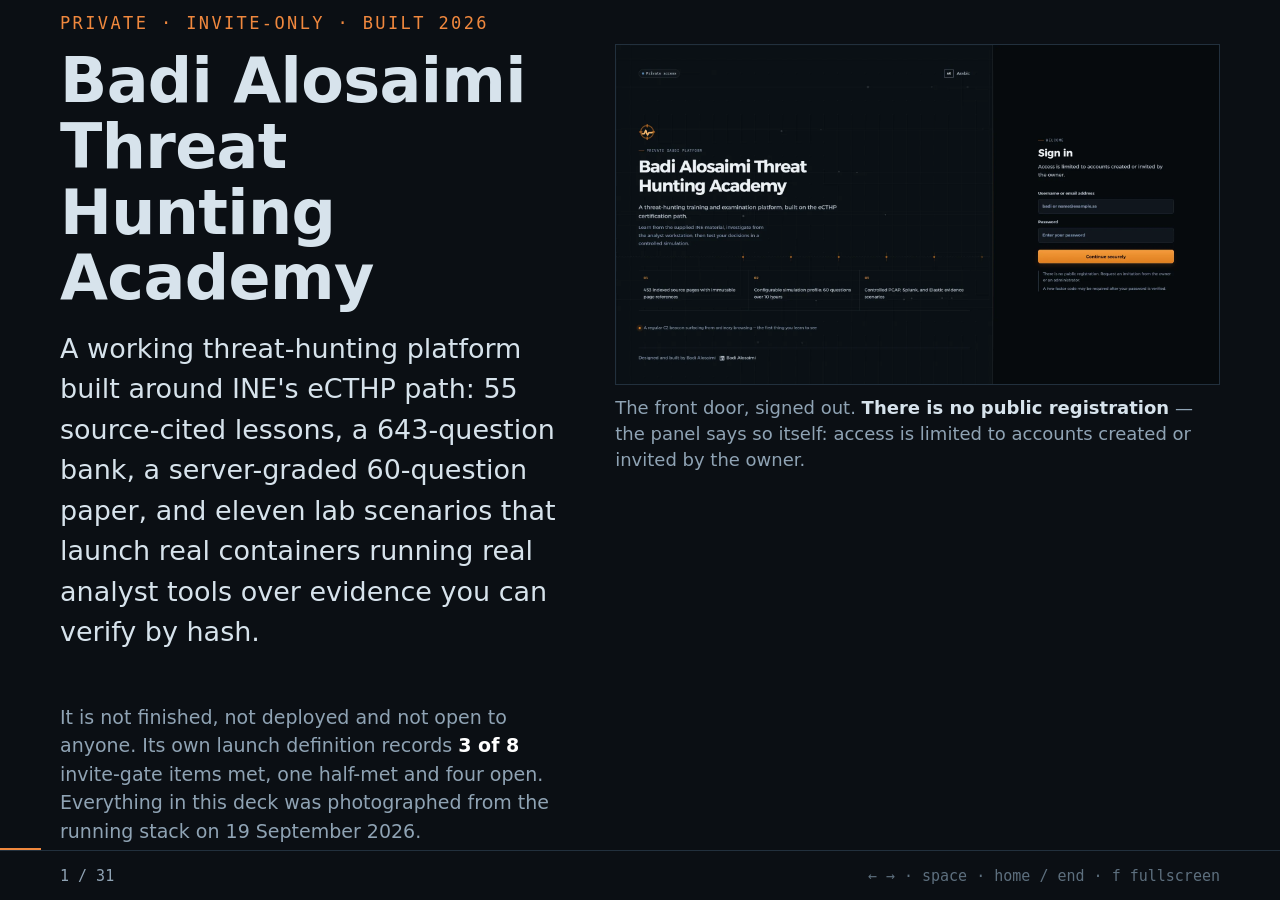
<file: presentations/academy/deck.html>
<!doctype html>
<html lang="en">
<head>
<meta charset="utf-8">
<meta name="viewport" content="width=device-width, initial-scale=1">
<title>Badi Alosaimi Threat Hunting Academy</title>
<style>
  :root{
    --ink:#0b0f14;
    --panel:#11171f;
    --line:#22303d;
    --text:#d7e3ec;
    --dim:#8fa3b4;
    --accent:#f0883e;
    --good:#4ec08a;
    --warn:#e0b341;
    --mono: ui-monospace, "Cascadia Mono", "JetBrains Mono", Consolas, monospace;
    --sans: "Segoe UI", Inter, system-ui, -apple-system, Arial, sans-serif;
  }
  *{box-sizing:border-box}
  html,body{margin:0;padding:0;height:100%;background:var(--ink);color:var(--text);font-family:var(--sans)}
  body{overflow:hidden}

  .slide{
    position:absolute; inset:0; display:none;
    padding:44px 60px 74px; overflow:auto;
  }
  .slide.on{display:flex; flex-direction:column}

  .eyebrow{
    font-family:var(--mono); font-size:17px; letter-spacing:.14em; text-transform:uppercase;
    color:var(--accent); margin:0 0 12px;
  }
  h1{font-size:62px; line-height:1.06; margin:0 0 18px; font-weight:650; letter-spacing:-.01em}
  h2{font-size:40px; line-height:1.14; margin:0 0 16px; font-weight:650; letter-spacing:-.01em}
  h3{font-size:24px; margin:0 0 10px; font-weight:600}
  p{font-size:22px; line-height:1.5; margin:0 0 14px; max-width:68ch}
  p.lead{font-size:27px; color:var(--text)}
  .dim{color:var(--dim)}
  strong{color:#fff; font-weight:650}
  code,.mono{font-family:var(--mono)}

  ul{font-size:21px; line-height:1.55; margin:0 0 14px; padding-left:22px; max-width:76ch}
  li{margin:0 0 8px}
  li::marker{color:var(--accent)}

  .grid{display:grid; gap:18px}
  .g2{grid-template-columns:repeat(2,1fr)}
  .figs{align-content:center}
  .g3{grid-template-columns:repeat(3,1fr)}
  .g4{grid-template-columns:repeat(4,1fr)}

  .stat{border:1px solid var(--line); background:var(--panel); padding:18px 20px}
  .stat b{display:block; font-family:var(--mono); font-size:42px; line-height:1; color:#fff; margin-bottom:9px}
  .stat span{display:block; font-size:18px; color:var(--dim); line-height:1.35}

  /* The frames are 16:9. Letting the <img> fill a taller box paints a black band under every
     screenshot, so the image is scaled to its own aspect inside whatever box it is given and
     the caption is pushed up under it. */
  figure{margin:0; flex:1; display:flex; flex-direction:column; align-items:center;
         justify-content:flex-start; min-height:0}
  figure img{
    flex:0 1 auto; min-height:0;
    width:auto; height:auto; max-width:100%; max-height:100%;
    border:1px solid var(--line); background:#000;
  }
  figcaption{font-size:18px; color:var(--dim); margin-top:10px; line-height:1.45; max-width:120ch;
             align-self:flex-start}
  figcaption b{color:var(--text)}
  .g2 figcaption{font-size:17px}

  .hero{display:flex; gap:40px; flex:1; min-height:0; align-items:stretch}
  .hero .title-wrap{flex:1 1 46%}
  .hero figure{flex:1 1 54%}

  table{border-collapse:collapse; font-size:19px; width:100%}
  th,td{border:1px solid var(--line); padding:8px 12px; text-align:left; vertical-align:top}
  th{background:var(--panel); color:var(--dim); font-weight:600; font-size:16px;
     text-transform:uppercase; letter-spacing:.08em}
  td.mono{font-family:var(--mono); font-size:16px}
  table.tight{font-size:17px}
  table.tight th,table.tight td{padding:6px 10px}
  table.tight td.mono{font-size:15px}

  .chip{display:inline-block; font-family:var(--mono); font-size:16px; padding:3px 9px;
        border:1px solid var(--line); color:var(--dim); margin:0 7px 7px 0}
  .chip.on{border-color:var(--good); color:var(--good)}
  .chip.off{border-color:var(--warn); color:var(--warn)}

  .rule{height:1px; background:var(--line); margin:18px 0}

  .foot{
    position:fixed; left:0; right:0; bottom:0; height:50px;
    display:flex; align-items:center; justify-content:space-between;
    padding:0 60px; border-top:1px solid var(--line); background:var(--ink);
    font-family:var(--mono); font-size:15px; color:var(--dim);
  }
  .foot .keys{color:#5d6f7e}
  .bar{position:fixed; left:0; bottom:50px; height:2px; background:var(--accent); width:0; transition:width .15s linear}

  .title-wrap{flex:1; display:flex; flex-direction:column; justify-content:center}
  .warn-box{border:1px solid var(--warn); border-left-width:4px; padding:14px 18px; background:#181307}
  .warn-box p{margin:0; font-size:20px}

  @media (max-width:1200px){
    h1{font-size:44px} h2{font-size:31px} p{font-size:19px} .stat b{font-size:32px}
    .hero{flex-direction:column}
  }
</style>
</head>
<body>

<!-- 1 -->
<section class="slide on">
  <div class="hero">
    <div class="title-wrap">
      <p class="eyebrow">Private · invite-only · built 2026</p>
      <h1>Badi Alosaimi<br>Threat Hunting Academy</h1>
      <p class="lead dim" style="max-width:46ch">
        A working threat-hunting platform built around INE's eCTHP path: 55 source-cited lessons,
        a 643-question bank, a server-graded 60-question paper, and eleven lab scenarios that
        launch real containers running real analyst tools over evidence you can verify by hash.
      </p>
      <div class="rule"></div>
      <p class="dim" style="font-size:19px; max-width:46ch">
        It is not finished, not deployed and not open to anyone. Its own launch definition records
        <strong>3 of 8</strong> invite-gate items met, one half-met and four open. Everything in
        this deck was photographed from the running stack on 19 September 2026.
      </p>
    </div>
    <figure>
      <img src="screenshots/01-entry-landing.webp" alt="The platform's public entry page and sign-in panel">
      <figcaption>
        The front door, signed out. <b>There is no public registration</b> — the panel says so
        itself: access is limited to accounts created or invited by the owner.
      </figcaption>
    </figure>
  </div>
</section>

<!-- 2 -->
<section class="slide">
  <p class="eyebrow">The problem</p>
  <h2>Threat hunting is taught as theory and tested as trivia</h2>
  <p>
    A hunter's job is to form a hypothesis, go to the evidence, and come back with a
    determination they can defend. Almost none of the training market asks anyone to do that.
  </p>
  <ul>
    <li>Courses hand out slides; the learner never opens a capture.</li>
    <li>Exams ask which answer is correct, not what the evidence shows.</li>
    <li>Labs are recorded videos, or a sandbox with the answer already on screen.</li>
    <li>Arabic-language material is a translation layer over the same theory.</li>
  </ul>
  <div class="rule"></div>
  <p class="lead">
    This platform's premise: <strong>if a claim cannot be checked, it does not ship.</strong>
    Applied to the curriculum, to the exam, to the evidence in every lab — and to this deck.
  </p>
</section>

<!-- 3 -->
<section class="slide">
  <p class="eyebrow">What it is</p>
  <h2>One paper, eleven labs, and a record that cannot be quietly edited</h2>
  <div class="grid g4" style="margin-bottom:20px">
    <div class="stat"><b>5</b><span>licensed INE course files ingested</span></div>
    <div class="stat"><b>453</b><span>source pages extracted, across 58 sections</span></div>
    <div class="stat"><b>55</b><span>published lessons, each citing its pages</span></div>
    <div class="stat"><b>643</b><span>published questions across 14 types</span></div>
    <div class="stat"><b>60</b><span>questions in the offered paper — 40 theory, 20 hands-on</span></div>
    <div class="stat"><b>11</b><span>lab scenarios live in the catalogue</span></div>
    <div class="stat"><b>75</b><span>lab artefact rows, each with a published SHA-256</span></div>
    <div class="stat"><b>20</b><span>database triggers making the record append-only</span></div>
  </div>
  <p class="dim" style="font-size:19px">
    Every figure on this slide is a <span class="mono">count(*)</span> against the live database,
    run on 19 September 2026, not a target and not a plan.
  </p>
  <p class="dim" style="font-size:19px">
    Out of scope by decision, not by omission: public sign-up, payments, multi-tenant B2B,
    mobile apps, live malware, outbound access from a lab, and a marketing website.
  </p>
</section>

<!-- 4 -->
<section class="slide">
  <p class="eyebrow">Curriculum</p>
  <h2>Five domains, and every lesson points at the pages it came from</h2>
  <figure>
    <img src="screenshots/04-learn-curriculum-index.webp" alt="Curriculum index listing lessons with their source page ranges">
    <figcaption>
      <b>55 published lessons</b> across Threat Hunting Methodology, Cyber Threat Intelligence,
      Threat Hunting Strategies, Network Threat Hunting and Endpoint Threat Hunting. Each row
      carries its version and its citation —
      <span class="mono">INE-Introduction-to-Threat-Hunting-Course-File.pdf · pages 1–7</span>,
      then 8–18, then 19–22. The path is INE's; the ordering is INE's.
    </figcaption>
  </figure>
</section>

<!-- 5 -->
<section class="slide">
  <p class="eyebrow">Curriculum · provenance</p>
  <h2>A lesson cannot be published before its pages exist</h2>
  <figure>
    <img src="screenshots/06-learn-lesson-citation.webp" alt="Lesson page showing the source citation and page range">
    <figcaption>
      Every lesson names the course file and the page range it came from — here
      <span class="mono">INE-Endpoint-Threat-Hunting-Course-File.pdf · pages 30–50</span> — and
      carries a <b>source-verified</b> chip that only turns green once those pages are in the
      database and both language versions have been reviewed.
    </figcaption>
  </figure>
</section>

<!-- 6 -->
<section class="slide">
  <p class="eyebrow">Curriculum · provenance</p>
  <h2>The page itself, with the hash of the page</h2>
  <figure>
    <img src="screenshots/08-learn-lesson-source-visual.webp" alt="Rendered source page with its SHA-256 printed beneath">
    <figcaption>
      The learner sees the actual course page — INE's own <i>Useful Sysmon Events</i> table,
      event IDs 1, 2, 3, 6, 8, 9, 10 — captioned with the file, the page number and that page's
      <b>SHA-256</b> (<span class="mono">f0a3a742…cca16d6c</span>, page 33). The citation is
      checkable rather than asserted, which is the whole argument for building a curriculum in a
      database instead of a slide deck.
    </figcaption>
  </figure>
</section>

<!-- 7 -->
<section class="slide">
  <p class="eyebrow">Curriculum · recall</p>
  <h2>The explanation arrives after the answer, never before</h2>
  <figure>
    <img src="screenshots/12-learn-knowledge-check-scored.webp" alt="Knowledge check answered and scored with an explanation">
    <figcaption>
      Scored in place against the server. The reasoning is revealed only once the learner has
      committed — here the check on Sysmon Event ID 1 versus 3 versus 22 — and the lesson closes
      with a memory summary that repeats the distinction in one line each.
    </figcaption>
  </figure>
</section>

<!-- 8 -->
<section class="slide">
  <p class="eyebrow">Curriculum · governance</p>
  <h2>Publication is a state machine, and retirement is the only exit</h2>
  <figure>
    <img src="screenshots/90-admin-content.webp" alt="Curriculum review state in the administration console">
    <figcaption>
      The editor's own view: <b>55 lessons, all PUBLISHED</b>, each with its domain, its source
      file and page range, its version, and the single next action the policy allows —
      <span class="mono">Advance to RETIRED</span>. Publication follows an enforced sequence:
      draft, source verification, bilingual review, owner approval. <b>Nothing here offers
      "delete".</b>
    </figcaption>
  </figure>
</section>

<!-- 9 -->
<section class="slide">
  <p class="eyebrow">Assessment</p>
  <h2>One paper is offered, because INE's exam is one paper</h2>
  <div class="grid g4" style="margin-bottom:18px">
    <div class="stat"><b>60</b><span>questions per attempt</span></div>
    <div class="stat"><b>10h</b><span>server-held timer</span></div>
    <div class="stat"><b>40 / 20</b><span>theory / hands-on split</span></div>
    <div class="stat"><b>70%</b><span>pass threshold</span></div>
  </div>
  <figure style="flex:1">
    <img src="screenshots/13-exam-catalogue.webp" alt="The exam catalogue showing a single offered profile">
    <figcaption>
      <b>Six exam profiles exist in the database; exactly one is offered</b> —
      <span class="mono">ECTHP_V3_PUBLIC_2026 · v17</span>. The learner chooses the conditions
      before the clock starts, and the choices lock. The other five are retired rather than
      deleted, because a version someone has already sat can never be edited.
    </figcaption>
  </figure>
</section>

<!-- 10 -->
<section class="slide">
  <p class="eyebrow">Assessment · the console</p>
  <h2>Timer, palette, integrity mode, and a lab inside the paper</h2>
  <figure>
    <img src="screenshots/14-exam-console-single-choice.webp" alt="Exam console mid-attempt">
    <figcaption>
      <b>Server time remaining 09:58:56</b> — held by the server, not the browser. The palette
      shows answered, current, flagged and unseen across both bands,
      <span class="mono">THEORY · 40</span> and <span class="mono">PRACTICAL · 20</span>.
      <b>Controlled analyst lab</b> on the right launches the same hardened workstation from
      inside the exam: the hands-on half is not a separate product.
    </figcaption>
  </figure>
</section>

<!-- 11 -->
<section class="slide">
  <p class="eyebrow">Assessment · what a question can be</p>
  <h2>Two of the fourteen types</h2>
  <div class="grid g2 figs" style="flex:1; min-height:0">
    <figure>
      <img src="screenshots/15-exam-question-indicator.webp" alt="Exact-indicator question">
      <figcaption><b>Exact indicator</b> — question 47 of 60. The answer is an artefact the
        learner must find in evidence (here a beaconing address,
        <span class="mono">203.0.113.200</span>), not one of four options. <b>Saved to the
        server</b> appears under the box.</figcaption>
    </figure>
    <figure>
      <img src="screenshots/16-exam-question-splunk-query.webp" alt="Splunk SPL question">
      <figcaption><b>Splunk query</b> — question 43 of 60. The learner writes real SPL
        (<span class="mono">index=badi_windows process.parent.name=WINWORD.EXE …</span>) and it is
        scored against a rubric, not string-matched.</figcaption>
    </figure>
  </div>
</section>

<!-- 12 -->
<section class="slide">
  <p class="eyebrow">Assessment · submission</p>
  <h2>Submitting is final, and the page says so before it happens</h2>
  <figure>
    <img src="screenshots/18-exam-review.webp" alt="Final review page before an immutable submission">
    <figcaption>
      <b>Confirm the immutable submission.</b> Answered 8 of 60, unanswered 52, flagged 0 — the
      counters are the attempt's real state, and the 60-tile grid shows exactly which eight.
      The acknowledgement is a deliberate checkbox because the database will not allow the
      attempt to be edited afterwards.
    </figcaption>
  </figure>
</section>

<!-- 13 -->
<section class="slide">
  <p class="eyebrow">Assessment · the result</p>
  <h2>A score with a hash under it</h2>
  <figure>
    <img src="screenshots/20-exam-result.webp" alt="Graded attempt result">
    <figcaption>
      Automated points <span class="mono">2.00</span>, the instructor-scored portion held
      separately as <span class="mono">0.00 / 14</span> and marked pending, hint penalties,
      per-domain performance, weak skills by question type — and the
      <b>SHA-256 of the submission snapshot</b>
      (<span class="mono">7a5c4af7…f32c71be</span>), so the graded paper is provably the paper
      that was submitted. <span class="dim">This attempt scored 2.9% because eight of sixty
      questions were answered in a capture run. The score is real; the effort was not.</span>
    </figcaption>
  </figure>
</section>

<!-- 14 -->
<section class="slide">
  <p class="eyebrow">Assessment · governance</p>
  <h2>A used version is frozen; changing it creates the next one</h2>
  <figure>
    <img src="screenshots/91-admin-exams.webp" alt="Exam profile administration showing versions and retirement">
    <figcaption>
      <b>643 published questions</b> behind the bank. The page states the rule it enforces:
      <i>used versions remain immutable; configuration changes create a draft version and
      privileged publication records an audit event.</i> The profile shown,
      <span class="mono">ECTHP_COMPREHENSIVE_2026 v8</span>, is <b>PUBLISHED and retired at the
      same time</b> — its versions stay readable for the attempts that used them while the paper
      is no longer offered to anyone.
    </figcaption>
  </figure>
</section>

<!-- 15 -->
<section class="slide">
  <p class="eyebrow">Labs</p>
  <h2>Eleven scenarios, each a container you can actually work in</h2>
  <figure>
    <img src="screenshots/24-lab-catalogue-full.webp" alt="The lab catalogue, all eleven cards">
    <figcaption>
      Packet analysis · DNS tunnelling · C2 beaconing · capture filters · taking your own
      capture · endpoint intrusion in a terminal · the same intrusion in Kibana · and in Splunk ·
      Windows telemetry · an integrated hunt across two evidence sources · and the exam's own
      range. Each card names its version and its tools. <b>One session at a time on this host</b>,
      by configuration (<span class="mono">LAB_MAX_CONCURRENCY=1</span>).
    </figcaption>
  </figure>
</section>

<!-- 16 -->
<section class="slide">
  <p class="eyebrow">Labs · the whole catalogue</p>
  <h2>What each one makes the learner do, and what proves it ran</h2>
  <table class="tight">
    <tr><th style="width:21%">Scenario</th><th style="width:30%">The work</th><th>Photographed evidence that it ran</th><th style="width:9%">Frames</th></tr>
    <tr><td class="mono">wireshark-packet-analysis v1</td><td>Read a capture you know nothing about</td><td class="mono">Wireshark on mixed-traffic.pcap — Packets: 244</td><td class="mono">80–83</td></tr>
    <tr><td class="mono">network-dns-investigation v1</td><td>Find the abnormal DNS pattern</td><td class="mono">Wireshark, <i>dns</i> filter — 6 displayed of 6, queries 0x4001–0x4006 to 203.0.113.53</td><td class="mono">64–67</td></tr>
    <tr><td class="mono">network-c2-beacon-hunt v2</td><td>Separate a beacon from ordinary browsing</td><td class="mono">184 packets / 44,816 bytes to 198.51.100.66:443, cadence ≈30 s over 15 timestamps</td><td class="mono">56–59</td></tr>
    <tr><td class="mono">network-capture-filters v1</td><td>Write BPF capture filters that hold</td><td class="mono">tcpdump -c 12 → 12 captured, 14 received, 0 dropped; dumpcap cap_net_raw=eip</td><td class="mono">60–63</td></tr>
    <tr><td class="mono">network-traffic-capture v1</td><td>Take the capture yourself, then read it</td><td class="mono">15 captured / 42 filtered / 0 dropped; tshark io,phs — 15 frames, 38,282 bytes</td><td class="mono">68–71</td></tr>
    <tr><td class="mono">endpoint-investigation v1</td><td>Correlate process, logon and network</td><td class="mono">jq over sysmon.jsonl; 4624 type 2, 4624 type 3, 4625 type 3; tshark conv 10.44.0.15:51842 ↔ 198.51.100.27:8443</td><td class="mono">44–47</td></tr>
    <tr><td class="mono">endpoint-siem-hunt v2</td><td>The same intrusion, in Elastic</td><td class="mono">Kibana Discover, badi-endpoint-telemetry — Documents (311), 26 fields</td><td class="mono">48–51</td></tr>
    <tr><td class="mono">splunk-endpoint-hunt v2</td><td>The same intrusion, in Splunk</td><td class="mono">Splunk Enterprise 10.4.1 — 311 events, Statistics (36) over index=badi_endpoint</td><td class="mono">72–75</td></tr>
    <tr><td class="mono">windows-threat-hunt v2</td><td>Operation Desert Dropbear, Windows telemetry</td><td class="mono">Kibana Discover, badi-windows-hunt — Documents (699), 43 fields</td><td class="mono">76–79</td></tr>
    <tr><td class="mono">integrated-intrusion-hunt v2</td><td>One intrusion across two evidence sources</td><td class="mono">flow rollup 189 packets / 49,376 bytes to 203.0.113.200:443; sha256sum over the mounted evidence</td><td class="mono">52–55</td></tr>
    <tr><td class="mono">comprehensive-range v2</td><td>The exam's own range: Kibana, Splunk and a terminal</td><td class="mono">Kibana Discover, badi-windows-hunt — Documents (699), 43 fields</td><td class="mono">40–43</td></tr>
  </table>
  <p class="dim" style="font-size:18px; margin-top:12px">
    All eleven were launched, worked in and destroyed on 19 September 2026. The frame numbers are
    the files shipped beside this deck — brief, evidence list, running desktop, and the tool
    full-screen, for every scenario.
  </p>
</section>

<!-- 17 -->
<section class="slide">
  <p class="eyebrow">Labs · evidence integrity</p>
  <h2>Every artefact arrives with the hash it should have</h2>
  <figure>
    <img src="screenshots/81-lab-wireshark-packet-analysis-artifacts.webp" alt="Lab session page listing artefacts with SHA-256 digests">
    <figcaption>
      The session page prints the SHA-256 of each mounted file —
      <span class="mono">evidence/mixed-traffic.pcap · b64bd708…ca9f7e96</span> — so a learner can
      hash the file inside the container and compare. A guard reads the <b>database and the
      mounted volume</b> and compares them:
      <span class="mono">75 database rows · 68 mounted files · 68 repo files · 47 seed tuples
      cross-checked · 0 mismatched</span>. An earlier version of that guard compared the seed
      against itself and reported green while sixteen learner-visible hashes were wrong; that is
      why it now reads the volume.
    </figcaption>
  </figure>
</section>

<!-- 18 -->
<section class="slide">
  <p class="eyebrow">Labs · the workstation</p>
  <h2>Wireshark, on the learner's own screen, on the scenario's own capture</h2>
  <figure>
    <img src="screenshots/83-lab-wireshark-packet-analysis-tool.webp" alt="Wireshark open on the scenario PCAP inside the running lab">
    <figcaption>
      <span class="mono">mixed-traffic.pcap</span>, <b>244 packets</b>, opened in Wireshark inside
      the running container — packet list, dissection tree and hex pane, DNS and HTTP over
      10.10.20.0/24. The taskbar behind it is the desktop's own: terminal, file manager, browser
      with the case brief.
    </figcaption>
  </figure>
</section>

<!-- 19 -->
<section class="slide">
  <p class="eyebrow">Labs · the SIEM is a SIEM</p>
  <h2>Kibana, over 699 indexed Windows events</h2>
  <figure>
    <img src="screenshots/79-lab-windows-threat-hunt-tool.webp" alt="Kibana Discover inside the lab, showing 699 documents">
    <figcaption>
      Elasticsearch and Kibana on the lab-internal network, reached by hostname from the
      workstation's own browser. <b>Documents (699)</b> over the
      <span class="mono">badi-windows-hunt</span> data view, <b>43 available fields</b>, a 24-hour
      histogram peaking near 09:00, five pages of 100 rows — Sysmon process, DNS, network and file
      events from the scenario's dataset. Not a mock console and not a screenshot of someone
      else's Kibana.
    </figcaption>
  </figure>
</section>

<!-- 20 -->
<section class="slide">
  <p class="eyebrow">Labs · the SIEM is a SIEM</p>
  <h2>And Splunk is Splunk</h2>
  <figure>
    <img src="screenshots/75-lab-splunk-endpoint-hunt-tool.webp" alt="Splunk inside the lab running SPL over the scenario index">
    <figcaption>
      <b>Splunk Enterprise 10.4.1</b> on the same island network, signed in with the training
      account the scenario's brief documents, running
      <span class="mono">index=badi_endpoint | stats count by "host.name","process.parent.name","process.name"</span>
      — <b>311 events</b>, <b>Statistics (36)</b>, the parent-to-child chain visible row by row.
      The rule the project set itself: if we call it Splunk it must be Splunk.
    </figcaption>
  </figure>
</section>

<!-- 21 -->
<section class="slide">
  <p class="eyebrow">Labs · the same intrusion, twice</p>
  <h2>One dataset, two SIEMs — and the exam's own range</h2>
  <div class="grid g2 figs" style="flex:1; min-height:0">
    <figure>
      <img src="screenshots/51-lab-endpoint-siem-hunt-tool.webp" alt="Kibana Discover over the endpoint telemetry index">
      <figcaption><b>endpoint-siem-hunt.</b> The intrusion Splunk saw as 311 events, in Kibana:
        <b>Documents (311)</b>, 26 fields, over
        <span class="mono">badi-endpoint-telemetry</span>. Same evidence, different console —
        which is the skill.</figcaption>
    </figure>
    <figure>
      <img src="screenshots/43-lab-comprehensive-range-tool.webp" alt="Kibana Discover on the exam range workstation">
      <figcaption><b>comprehensive-range.</b> The workstation the exam itself launches, carrying
        Kibana, a Splunk tab and a terminal at once — <b>Documents (699)</b>, 43 fields. The
        hands-on half of the paper is worked here.</figcaption>
    </figure>
  </div>
</section>

<!-- 22 -->
<section class="slide">
  <p class="eyebrow">Labs · pattern over volume</p>
  <h2>A beacon has a rhythm; a tunnel has a shape</h2>
  <div class="grid g2 figs" style="flex:1; min-height:0">
    <figure>
      <img src="screenshots/59-lab-network-c2-beacon-hunt-tool.webp" alt="Analyst terminal showing beacon cadence and evidence hashes">
      <figcaption><b>C2 beaconing.</b> Ordinary flows carry 4 packets; one carries
        <b>184 packets / 44,816 bytes</b> to <span class="mono">198.51.100.66:443</span>, with
        fifteen timestamps <b>≈30 seconds apart</b>. The same screen ends with
        <span class="mono">sha256sum</span> over the mounted evidence.</figcaption>
    </figure>
    <figure>
      <img src="screenshots/67-lab-network-dns-investigation-tool.webp" alt="Wireshark filtered to DNS on the tunnelling capture">
      <figcaption><b>DNS tunnelling.</b> Wireshark with a <span class="mono">dns</span> display
        filter: <b>6 displayed of 6</b>, query IDs 0x4001–0x4006, three internal hosts all
        resolving through <span class="mono">203.0.113.53</span>, the long TXT queries visibly
        larger than the A queries.</figcaption>
    </figure>
  </div>
</section>

<!-- 23 -->
<section class="slide">
  <p class="eyebrow">Labs · the analyst's own hands</p>
  <h2>A real capture, taken unprivileged, inside the box</h2>
  <div class="grid g2 figs" style="flex:1; min-height:0">
    <figure>
      <img src="screenshots/63-lab-network-capture-filters-tool.webp" alt="tcpdump running live inside the lab container">
      <figcaption><b>Capture filters.</b> <span class="mono">uid=1000(analyst)</span> ·
        <span class="mono">/usr/bin/dumpcap cap_net_raw=eip</span> ·
        <b>12 packets captured, 14 received by filter, 0 dropped</b>. The capability sits on the
        binary, not on the user.</figcaption>
    </figure>
    <figure>
      <img src="screenshots/71-lab-network-traffic-capture-tool.webp" alt="A capture taken by the learner and read back with tshark">
      <figcaption><b>Your own capture.</b> <span class="mono">tcpdump -w /tmp/session.pcap -c 15</span>
        → <b>15 captured, 0 dropped</b>, then read back with
        <span class="mono">tshark -q -z io,phs</span>: 15 frames, <b>38,282 bytes</b>, eth → ip →
        tcp → data. The evidence is one the learner made.</figcaption>
    </figure>
  </div>
</section>

<!-- 24 -->
<section class="slide">
  <p class="eyebrow">Labs · correlation</p>
  <h2>Three evidence sources, one intrusion</h2>
  <div class="grid g2 figs" style="flex:1; min-height:0">
    <figure>
      <img src="screenshots/47-lab-endpoint-investigation-tool.webp" alt="Analyst terminal correlating Sysmon, authentication and a capture">
      <figcaption><b>endpoint-investigation.</b> The process chain from
        <span class="mono">userinit → explorer → WINWORD → powershell</span>, the
        <span class="mono">4624</span> type 2 and type 3 logons and the
        <span class="mono">4625</span> failure beside it, then the TCP conversation
        <span class="mono">10.44.0.15:51842 ↔ 198.51.100.27:8443</span> from the capture.</figcaption>
    </figure>
    <figure>
      <img src="screenshots/55-lab-integrated-intrusion-hunt-tool.webp" alt="Analyst terminal on the integrated intrusion scenario">
      <figcaption><b>integrated-intrusion-hunt.</b> The flow rollup singles out
        <span class="mono">10.10.20.53 → 203.0.113.200:443</span> at <b>189 packets / 49,376
        bytes</b> against neighbours of four; sixteen beacon timestamps confirm the cadence; and
        <span class="mono">sha256sum</span> prints the digests the product already published.
        <b>jq, tshark and tcpdump are in the image</b> because this is where the work happens.</figcaption>
    </figure>
  </div>
</section>

<!-- 25 -->
<section class="slide">
  <p class="eyebrow">Labs · isolation, shown not asserted</p>
  <h2>What the container can and cannot do</h2>
  <figure>
    <img src="screenshots/87-lab-isolation-proof.webp" alt="Terminal output proving the container's isolation">
    <figcaption>
      Run inside a live lab session, every line a command and its real output: never root
      (<span class="mono">uid=1000(analyst)</span>), an empty effective capability set
      (<span class="mono">CapEff 0000000000000000</span>, <span class="mono">NoNewPrivs 1</span>),
      a root filesystem that <b>refuses a write</b>, evidence mounted read-only that refuses one
      too, the island network reachable
      (<span class="mono">lab-internal: http=200</span>) and the internet not
      (<span class="mono">internet: http=000 — no route</span>), and a
      <b>2 GiB</b> cgroup ceiling (<span class="mono">2147483648</span>).
    </figcaption>
  </figure>
</section>

<!-- 26 -->
<section class="slide">
  <p class="eyebrow">Labs · the product around the lab</p>
  <h2>The same proof, inside the page the learner uses</h2>
  <figure>
    <img src="screenshots/86-lab-isolation-proof-in-product.webp" alt="The lab session page framing the live workstation">
    <figcaption>
      Nothing about the desktop is a separate tool. The session page holds it —
      <b>Live</b>, <b>Reset ephemeral workstation</b>, <b>Stop and destroy</b>,
      <b>Open in a separate window</b> — with the read-only evidence and its digests underneath,
      and the checkpoint form that submits a determination for grading. The workstation is
      ephemeral: <b>every session in this package was destroyed at the end of its capture.</b>
    </figcaption>
  </figure>
</section>

<!-- 27 -->
<section class="slide">
  <p class="eyebrow">Administration</p>
  <h2>Invitation-only by mechanism, and a ledger nobody can edit</h2>
  <div class="grid g2 figs" style="flex:1; min-height:0">
    <figure>
      <img src="screenshots/93-admin-operations.webp" alt="Operations console: account creation and one-time invitations">
      <figcaption><b>12 accounts.</b> Accounts are created or invited by the owner; the
        invitation page states its own rule — <i>the raw token is shown once and only its SHA-256
        hash is stored</i>, and a new invitation for the same address revokes the pending
        one.</figcaption>
    </figure>
    <figure>
      <img src="screenshots/95-admin-audit.webp" alt="The append-only audit ledger">
      <figcaption><b>327 audit events</b> in the database; the page shows the newest 50 without
        secret values. Every row here is a lab session queued and stopped by the owner during
        this capture — the ledger records what actually happened, which on this day was a
        photographer. <b>No row can be edited or deleted: the database refuses.</b></figcaption>
    </figure>
  </div>
</section>

<!-- 28 -->
<section class="slide">
  <p class="eyebrow">Architecture</p>
  <h2>One compose file, one socket, two island networks</h2>
  <svg viewBox="0 0 1180 470" style="width:100%; max-width:1180px; height:auto; flex:0 0 auto" role="img"
       aria-label="Architecture diagram">
    <defs>
      <style>
        .b{fill:#11171f; stroke:#22303d}
        .t{fill:#d7e3ec; font-family:var(--mono, monospace); font-size:17px}
        .s{fill:#8fa3b4; font-family:var(--mono, monospace); font-size:14px}
        .a{fill:#f0883e; font-family:var(--mono, monospace); font-size:14px}
        .ln{stroke:#3a4c5c; stroke-width:1.5; fill:none}
        .lnx{stroke:#f0883e; stroke-width:1.5; fill:none; stroke-dasharray:5 4}
      </style>
    </defs>

    <rect class="b" x="20" y="14" width="200" height="54" rx="3"/>
    <text class="t" x="40" y="38">browser</text>
    <text class="s" x="40" y="58">the learner</text>
    <path class="ln" d="M120 68 L120 104"/>

    <rect class="b" x="20" y="104" width="200" height="54" rx="3"/>
    <text class="t" x="40" y="128">caddy</text>
    <text class="s" x="40" y="148">the only host port</text>
    <path class="ln" d="M120 158 L120 194"/>

    <rect class="b" x="20" y="194" width="200" height="70" rx="3"/>
    <text class="t" x="40" y="218">web · Next.js</text>
    <text class="s" x="40" y="238">read-only rootfs</text>
    <text class="s" x="40" y="256">no Docker socket</text>
    <path class="ln" d="M220 229 L288 229"/>

    <rect class="b" x="288" y="166" width="170" height="54" rx="3"/>
    <text class="t" x="306" y="190">postgres</text>
    <text class="s" x="306" y="210">20 triggers</text>
    <rect class="b" x="288" y="238" width="170" height="54" rx="3"/>
    <text class="t" x="306" y="262">redis</text>
    <text class="s" x="306" y="282">sessions, queue</text>
    <path class="ln" d="M458 265 L520 265"/>

    <rect class="b" x="520" y="222" width="220" height="86" rx="3"/>
    <text class="t" x="540" y="248">orchestrator</text>
    <text class="s" x="540" y="268">the only holder of</text>
    <text class="a" x="540" y="288">/var/run/docker.sock</text>

    <path class="lnx" d="M740 265 L812 265"/>
    <text class="s" x="748" y="256">creates</text>

    <rect class="b" x="812" y="196" width="348" height="140" rx="3"/>
    <text class="t" x="832" y="222">analyst workstation (ephemeral)</text>
    <text class="s" x="832" y="246">read-only rootfs · CapDrop ALL · no ports</text>
    <text class="s" x="832" y="266">2 GiB · 1 CPU · 256 PIDs · uid 1000</text>
    <text class="s" x="832" y="286">evidence mounted read-only</text>
    <text class="s" x="832" y="306">per-session screen password</text>
    <text class="a" x="832" y="326">no route to the internet</text>

    <rect class="b" x="812" y="20" width="348" height="150" rx="3"/>
    <text class="t" x="832" y="46">SIEM engines · profile-gated</text>
    <text class="s" x="832" y="70">elasticsearch   heap 1 GiB</text>
    <text class="s" x="832" y="92">kibana</text>
    <text class="s" x="832" y="114">splunk enterprise 10.4.1</text>
    <text class="s" x="832" y="140">reached by hostname from the workstation</text>
    <path class="ln" d="M986 170 L986 196"/>

    <text class="a" x="520" y="360">badi_app_internal — internal: true</text>
    <text class="a" x="812" y="360">badi_lab_internal — internal: true</text>
    <path class="ln" d="M288 372 L1160 372"/>
    <text class="s" x="20" y="404">Nothing on either internal network can route outward. caddy publishes the single host port.</text>
    <text class="s" x="20" y="428">web, caddy, orchestrator and the workstation all run read-only, cap-dropped, no-new-privileges.</text>
    <text class="s" x="20" y="452">The two packet-capture scenarios are the one enumerated exception, and they add NET_RAW only.</text>
  </svg>
</section>

<!-- 29 -->
<section class="slide">
  <p class="eyebrow">Integrity</p>
  <h2>Every claim on the previous slides has a command behind it</h2>
  <table>
    <tr><th style="width:42%">Claim</th><th>What proves it — run 19 September 2026</th></tr>
    <tr>
      <td>Every artefact hash a learner can see matches the mounted bytes</td>
      <td class="mono">node scripts/check-artifact-hashes.mjs → 75 rows, 68 mounted files, 47 seed tuples, 0 mismatched</td>
    </tr>
    <tr>
      <td>No answer key is reachable from the learner's desktop</td>
      <td class="mono">bash scripts/check-answer-leaks.sh → 31 shipped files checked against graded answers, none readable</td>
    </tr>
    <tr>
      <td>The lab catalogue matches INE's topic list in both directions</td>
      <td class="mono">node scripts/check-topic-parity.mjs → 10 labs mapped, INE 10, per-topic parity OK</td>
    </tr>
    <tr>
      <td>No Arabic reaches a servable English exam prompt</td>
      <td class="mono">bash scripts/check-exam-language.sh → 93 pool entries checked, none carries Arabic</td>
    </tr>
    <tr>
      <td>A signed-out visitor reaches nothing</td>
      <td class="mono">unauthenticated-access.spec.ts → 40 passed, 9 protected pages, 2 locales, --workers=1</td>
    </tr>
    <tr>
      <td>The record cannot be edited after the fact</td>
      <td class="mono">20 non-internal Postgres triggers across migrations 0001–0004</td>
    </tr>
  </table>
  <div class="rule"></div>
  <div class="warn-box">
    <p><strong>There is no CI.</strong> Every one of those checks is green on one laptop, run by
      hand. That is a real limitation and it is stated here rather than implied away.</p>
  </div>
</section>

<!-- 30 -->
<section class="slide">
  <p class="eyebrow">Honest status</p>
  <h2>What is done, what is not, and what is deliberately absent</h2>
  <div class="grid g2" style="gap:34px">
    <div>
      <h3>Met — 3 of 8 invite-gate items</h3>
      <div>
        <span class="chip on">signed-out access closed, 40/40</span>
        <span class="chip on">auth origins agree, web rebuilt</span>
        <span class="chip on">four guards and the unit suites green</span>
      </div>
      <h3 style="margin-top:18px">Half met — 1</h3>
      <div>
        <span class="chip off">restore drill passed; no off-machine copy of the backup</span>
      </div>
      <h3 style="margin-top:18px">Open — 4</h3>
      <div>
        <span class="chip off">owner's password and TOTP not yet rotated on the serving host</span>
        <span class="chip off">privileged MFA off until recovery codes exist on paper</span>
        <span class="chip off">NODE_ENV still development; OWNER_* still in .env</span>
        <span class="chip off">no password reset, no email transport</span>
      </div>
    </div>
    <div>
      <h3>Deliberately absent</h3>
      <ul style="font-size:19px">
        <li>No public sign-up, no payments, no organisations.</li>
        <li>No mobile application.</li>
        <li>No AI tutor and no generative grading.</li>
        <li>No live malware; no outbound access from any lab.</li>
        <li>No Kali box and no Windows desktop — INE's own path hands the learner neither, and a
          test fails if either returns.</li>
      </ul>
      <h3 style="margin-top:16px">Not deployed</h3>
      <p style="font-size:19px" class="dim">
        The platform runs on one laptop. Hosting is chosen and unbought. Nothing here has an
        address anyone can reach, and nothing in this deck says otherwise.
      </p>
    </div>
  </div>
</section>

<!-- 31 -->
<section class="slide">
  <div class="title-wrap">
    <p class="eyebrow">Where it stands</p>
    <h2 style="font-size:50px">Built to be checked, not to be believed</h2>
    <p class="lead">
      Fifty-five lessons that cite their pages. One exam whose submission is hashed. Eleven labs
      whose evidence carries the digest it should have, all eleven launched and photographed in
      one day. A record the database will not let anyone quietly edit.
    </p>
    <p class="dim">
      And a status page that says three of eight, because the alternative is a claim nobody can
      check.
    </p>
    <div class="rule"></div>
    <p class="mono dim" style="font-size:18px">
      Badi Alosaimi · Threat Hunting Academy · 87 frames captured from the running stack,
      19 September 2026 · 30 of them shown here · every frame listed in MANIFEST.md
    </p>
  </div>
</section>

<div class="bar" id="bar"></div>
<div class="foot">
  <span id="where">1 / 31</span>
  <span class="keys">← →  ·  space  ·  home / end  ·  f fullscreen</span>
</div>

<script>
  const slides = [...document.querySelectorAll('.slide')];
  const where = document.getElementById('where');
  const bar = document.getElementById('bar');
  let i = 0;
  function show(n){
    i = Math.max(0, Math.min(slides.length - 1, n));
    slides.forEach((s, k) => s.classList.toggle('on', k === i));
    where.textContent = (i + 1) + ' / ' + slides.length;
    bar.style.width = ((i + 1) / slides.length * 100) + '%';
    slides[i].scrollTop = 0;
    try { location.hash = String(i + 1); } catch (e) {}
  }
  addEventListener('keydown', (e) => {
    if (e.key === 'ArrowRight' || e.key === 'PageDown' || e.key === ' ') { e.preventDefault(); show(i + 1); }
    else if (e.key === 'ArrowLeft' || e.key === 'PageUp') { e.preventDefault(); show(i - 1); }
    else if (e.key === 'Home') { show(0); }
    else if (e.key === 'End') { show(slides.length - 1); }
    else if (e.key === 'f' || e.key === 'F') {
      if (document.fullscreenElement) document.exitFullscreen();
      else document.documentElement.requestFullscreen?.();
    }
  });
  addEventListener('click', (e) => { if (!e.target.closest('a')) show(i + 1); });
  const start = parseInt((location.hash || '').slice(1), 10);
  show(Number.isFinite(start) && start > 0 ? start - 1 : 0);
</script>
</body>
</html>
</file>
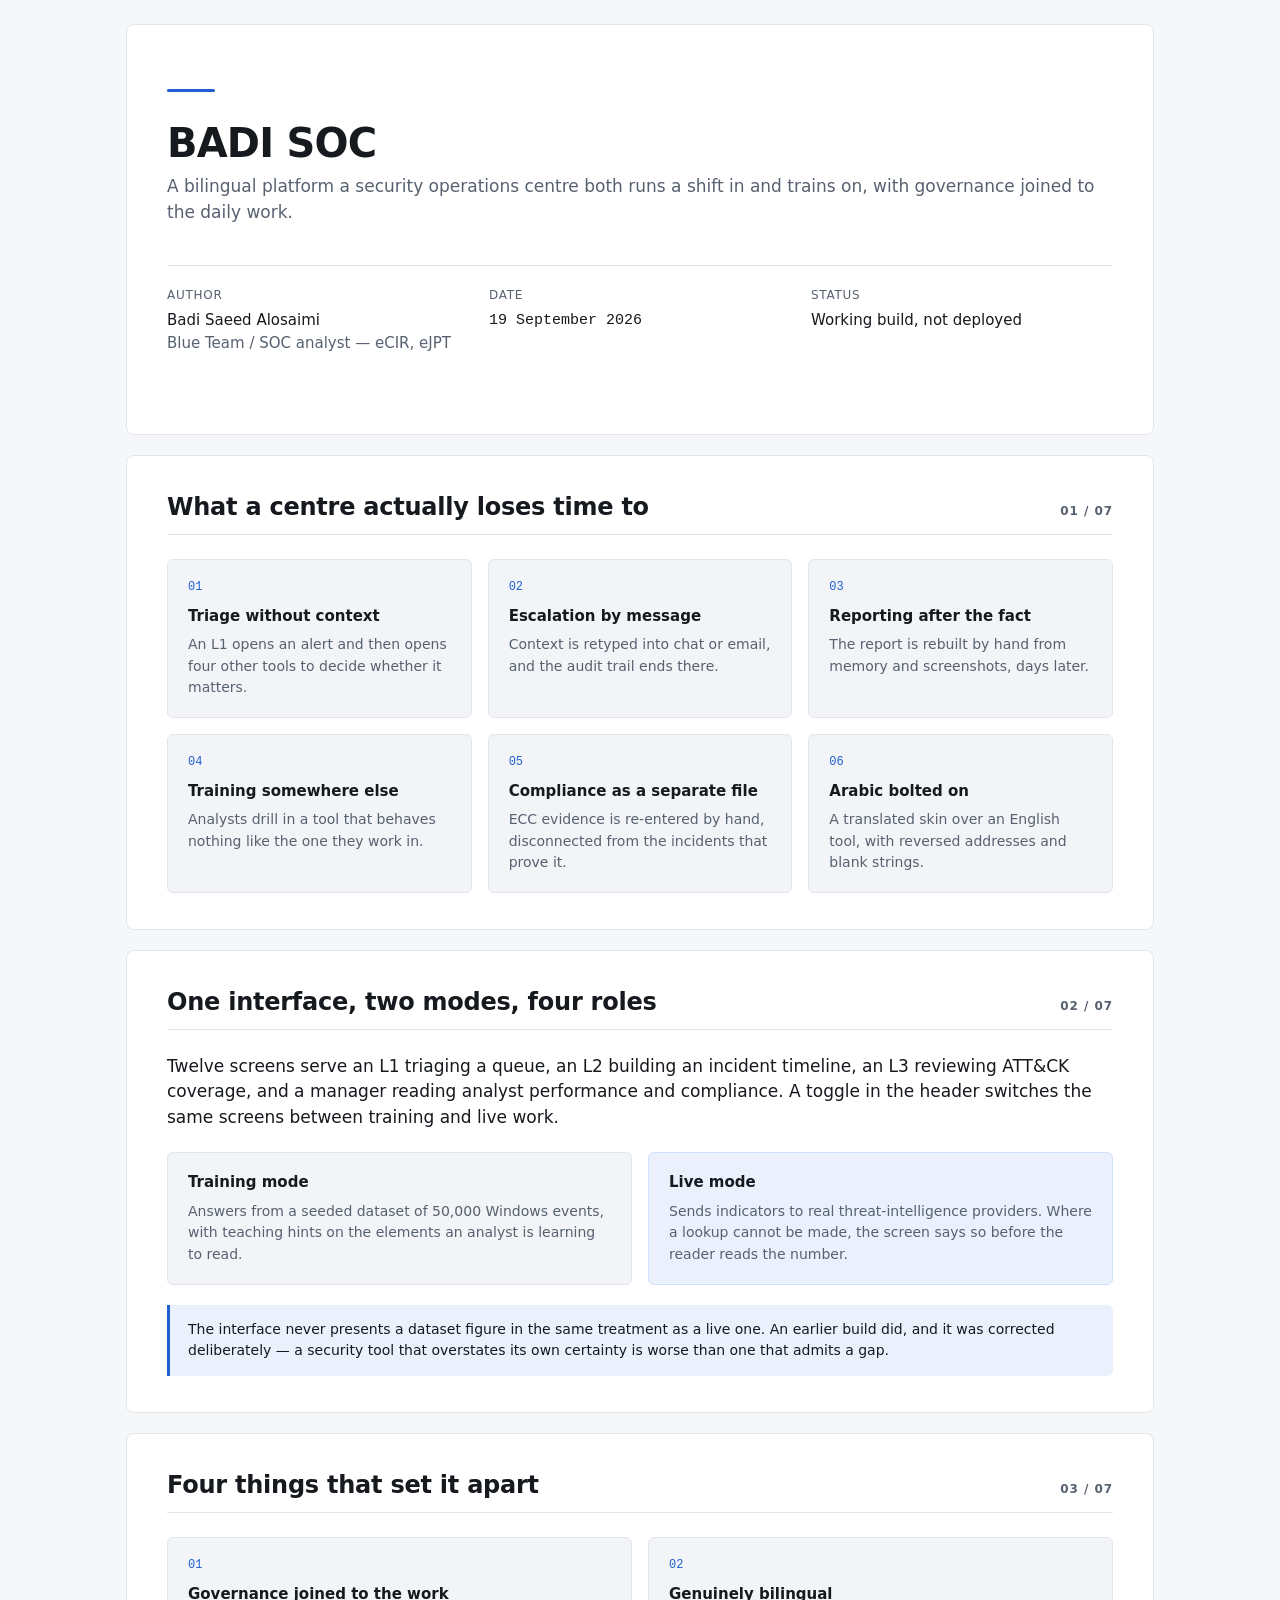
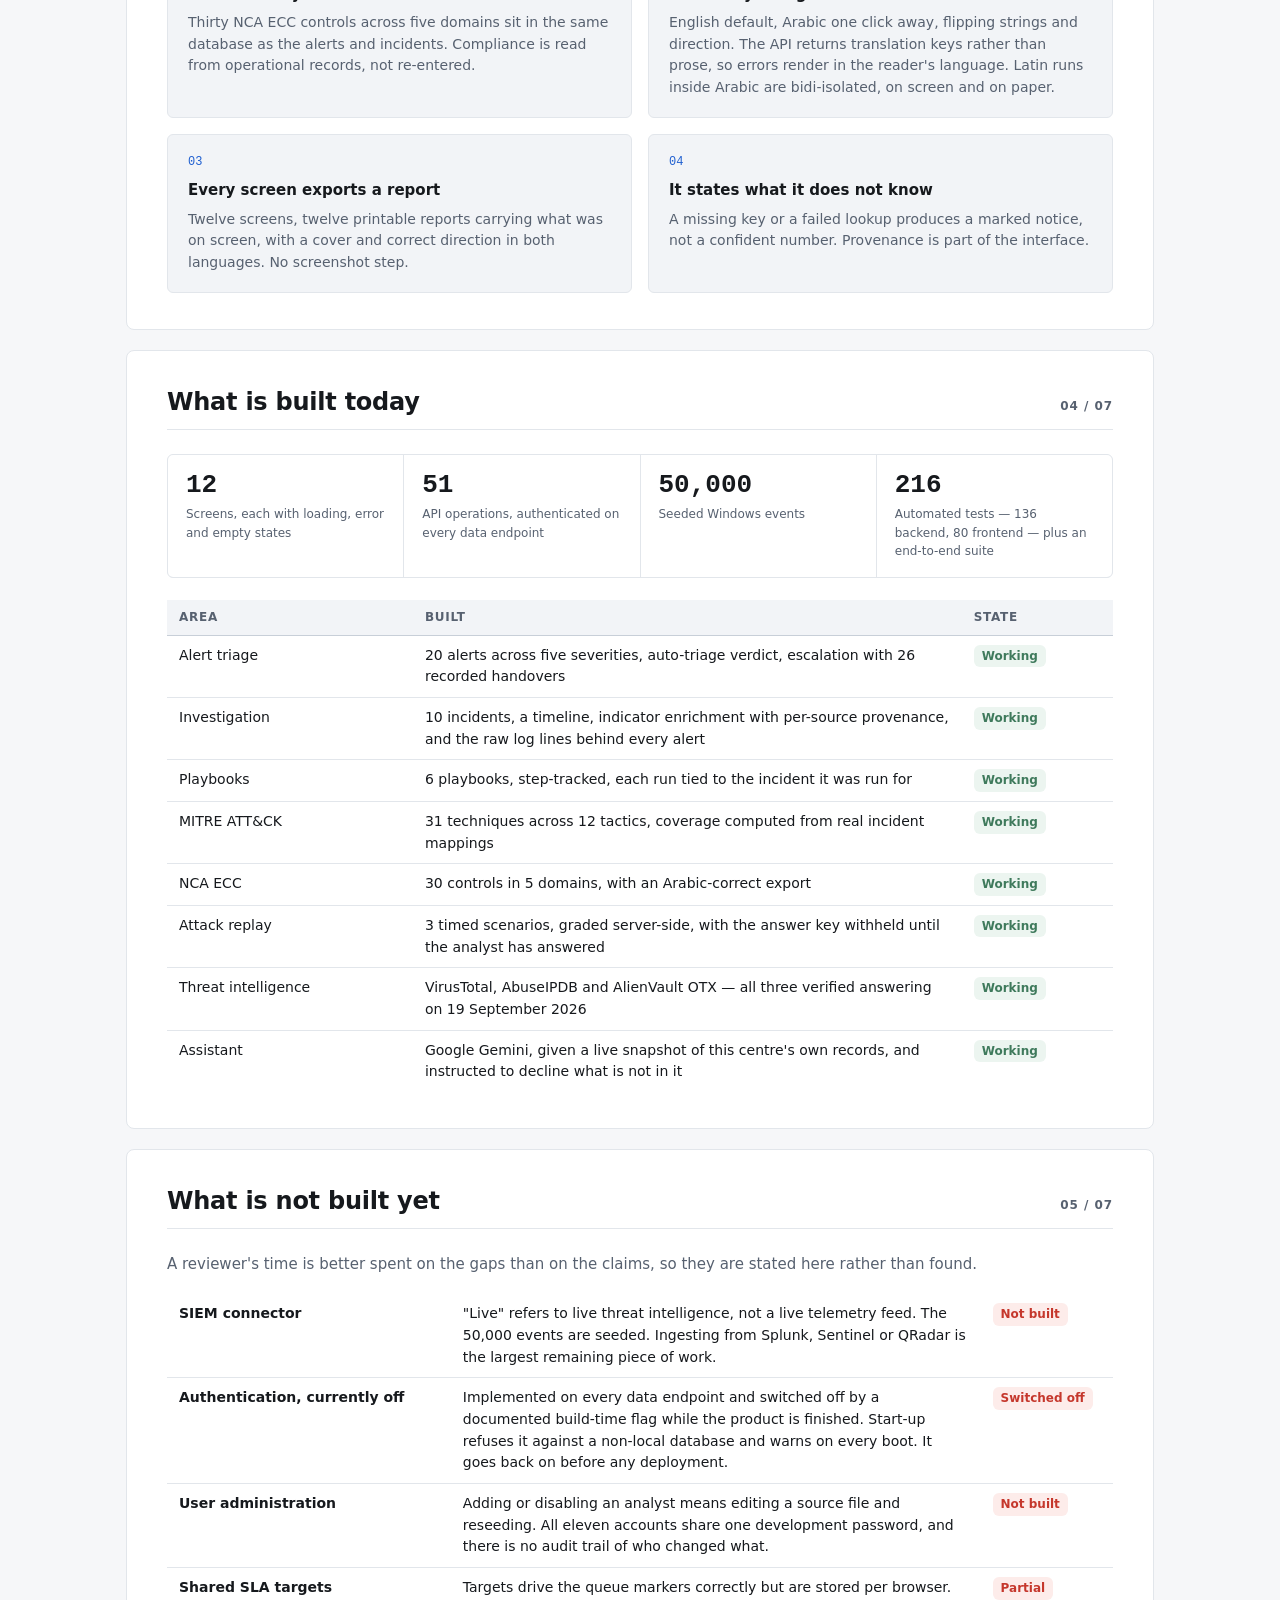
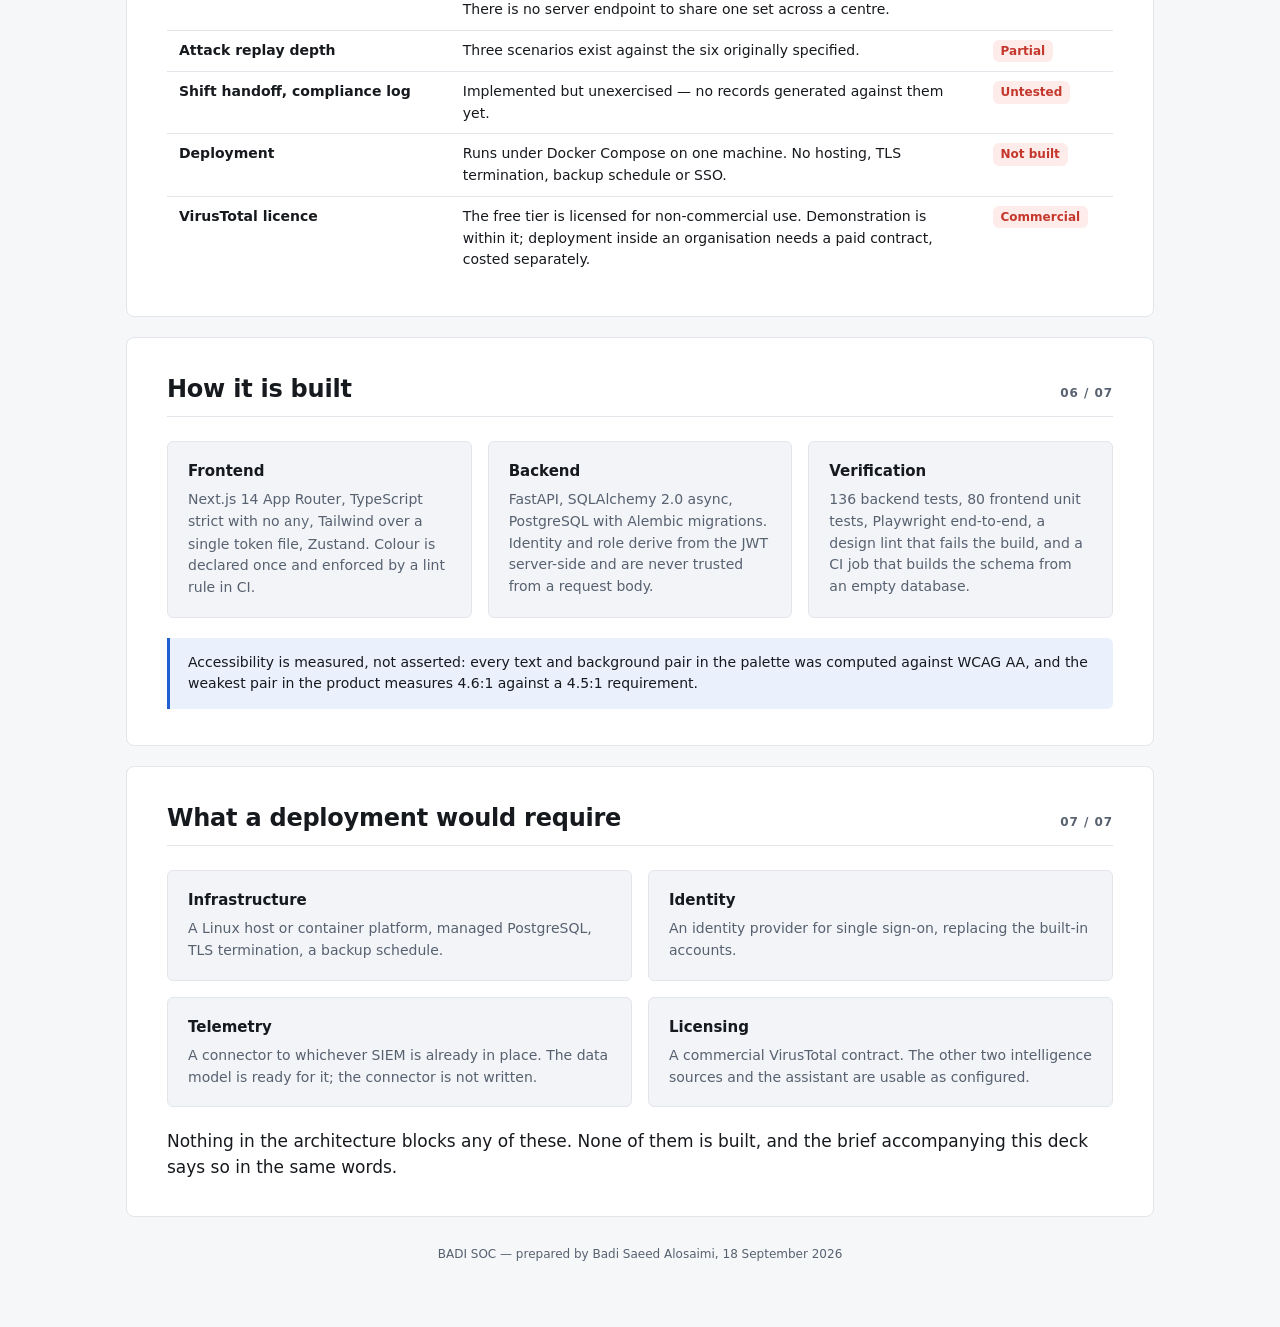
<file: presentations/badi-soc/BADI-SOC-overview.html>
<!DOCTYPE html>
<html lang="en" dir="ltr">
<head>
<meta charset="utf-8">
<meta name="viewport" content="width=device-width, initial-scale=1">
<title>BADI SOC — Overview</title>
<style>
  /* Tokens mirrored from frontend/app/globals.css. A standalone document
     cannot resolve the application's variables, so it carries its own. */
  :root {
    --ground: #f6f7f9;
    --panel: #ffffff;
    --subtle: #f2f4f7;
    --border: #e2e6eb;
    --border-strong: #c8cfd8;
    --text: #16191d;
    --text-muted: #576170;
    --signal: #1f5fd0;
    --signal-tint: #eaf1fd;
    --critical: #c5372c;
    --critical-tint: #fdecea;
    --high: #a8561a;
    --medium: #856526;
    --ok: #3f7a5c;
    --ok-tint: #ecf5f0;
    --radius-sm: 6px;
    --radius: 8px;
  }

  * { box-sizing: border-box; }

  html { -webkit-text-size-adjust: 100%; }

  body {
    margin: 0;
    background: var(--ground);
    color: var(--text);
    font-family: "IBM Plex Sans", "Segoe UI", system-ui, -apple-system, sans-serif;
    font-size: 15px;
    line-height: 1.55;
  }

  .deck {
    max-width: 1060px;
    margin: 0 auto;
    padding: 24px 16px 64px;
  }

  .slide {
    background: var(--panel);
    border: 1px solid var(--border);
    border-radius: var(--radius);
    padding: 36px 40px;
    margin-bottom: 20px;
  }

  .slide-head {
    display: flex;
    align-items: baseline;
    justify-content: space-between;
    gap: 16px;
    border-bottom: 1px solid var(--border);
    padding-bottom: 12px;
    margin-bottom: 24px;
  }

  h1 {
    font-size: 40px;
    line-height: 1.15;
    letter-spacing: -0.02em;
    margin: 0 0 8px;
    font-weight: 600;
  }

  h2 {
    font-size: 24px;
    line-height: 1.25;
    letter-spacing: -0.01em;
    margin: 0;
    font-weight: 600;
  }

  h3 {
    font-size: 15px;
    margin: 0 0 6px;
    font-weight: 600;
  }

  p { margin: 0 0 14px; }
  p:last-child { margin-bottom: 0; }

  .muted { color: var(--text-muted); }
  .lead { font-size: 17px; line-height: 1.5; }

  .num {
    font-family: "IBM Plex Mono", ui-monospace, monospace;
    font-variant-numeric: tabular-nums;
  }

  .step {
    font-size: 12px;
    font-weight: 600;
    letter-spacing: 0.08em;
    text-transform: uppercase;
    color: var(--text-muted);
    white-space: nowrap;
  }

  /* --- Cover --- */
  .cover { padding: 64px 40px; }

  .rule {
    width: 48px;
    height: 3px;
    background: var(--signal);
    border-radius: 2px;
    margin: 0 0 28px;
  }

  .cover-meta {
    margin-top: 40px;
    padding-top: 20px;
    border-top: 1px solid var(--border);
    display: grid;
    grid-template-columns: repeat(auto-fit, minmax(190px, 1fr));
    gap: 20px;
  }

  .cover-meta dt {
    font-size: 12px;
    letter-spacing: 0.06em;
    text-transform: uppercase;
    color: var(--text-muted);
    margin-bottom: 4px;
  }

  .cover-meta dd { margin: 0; font-weight: 500; }

  /* --- Grids --- */
  .grid-2 { display: grid; grid-template-columns: 1fr 1fr; gap: 16px; }
  .grid-3 { display: grid; grid-template-columns: repeat(3, 1fr); gap: 16px; }

  .card {
    background: var(--subtle);
    border: 1px solid var(--border);
    border-radius: var(--radius-sm);
    padding: 18px 20px;
  }

  .card.accent { background: var(--signal-tint); border-color: #cfe0fa; }

  .card p { font-size: 14px; color: var(--text-muted); margin: 0; }

  .card .marker {
    display: block;
    font-family: "IBM Plex Mono", ui-monospace, monospace;
    font-size: 12px;
    font-weight: 500;
    color: var(--signal);
    margin-bottom: 8px;
  }

  /* --- Figures --- */
  .figures {
    display: grid;
    grid-template-columns: repeat(4, 1fr);
    gap: 1px;
    background: var(--border);
    border: 1px solid var(--border);
    border-radius: var(--radius-sm);
    overflow: hidden;
  }

  .figure { background: var(--panel); padding: 16px 18px; }

  .figure .value {
    font-family: "IBM Plex Mono", ui-monospace, monospace;
    font-variant-numeric: tabular-nums;
    font-size: 26px;
    font-weight: 600;
    line-height: 1.1;
    display: block;
  }

  .figure .label {
    font-size: 12px;
    color: var(--text-muted);
    display: block;
    margin-top: 6px;
  }

  /* --- Table --- */
  table { width: 100%; border-collapse: collapse; font-size: 14px; }

  th {
    text-align: start;
    font-size: 12px;
    letter-spacing: 0.06em;
    text-transform: uppercase;
    color: var(--text-muted);
    font-weight: 600;
    padding: 8px 12px;
    background: var(--subtle);
    border-bottom: 1px solid var(--border-strong);
  }

  td {
    padding: 9px 12px;
    border-bottom: 1px solid var(--border);
    vertical-align: top;
  }

  tr:last-child td { border-bottom: 0; }

  /* --- Status marks: never colour alone, always a word too --- */
  .mark {
    display: inline-block;
    font-size: 12px;
    font-weight: 600;
    padding: 2px 8px;
    border-radius: var(--radius-sm);
    white-space: nowrap;
  }

  .mark.built { background: var(--ok-tint); color: var(--ok); }
  .mark.gap { background: var(--critical-tint); color: var(--critical); }

  ul { margin: 0; padding-inline-start: 20px; }
  li { margin-bottom: 8px; }
  li:last-child { margin-bottom: 0; }

  .note {
    border-inline-start: 3px solid var(--signal);
    background: var(--signal-tint);
    border-radius: 0 var(--radius-sm) var(--radius-sm) 0;
    padding: 14px 18px;
    font-size: 14px;
    margin-top: 20px;
  }

  .foot {
    text-align: center;
    font-size: 12px;
    color: var(--text-muted);
    padding: 8px 0 0;
  }

  /* --- Narrow screens: this will be read on a phone.
         Screen only: on paper the page is wide, and letting this apply would
         collapse every grid into a single column. --- */
  @media screen and (max-width: 760px) {
    body { font-size: 14px; }
    .deck { padding: 16px 16px 40px; }
    .slide { padding: 24px 20px; }
    .cover { padding: 36px 20px; }
    h1 { font-size: 30px; }
    h2 { font-size: 20px; }
    .slide-head { flex-direction: column; gap: 4px; }
    .grid-2, .grid-3 { grid-template-columns: 1fr; }
    .figures { grid-template-columns: 1fr 1fr; }
  }

  /* --- Print: one slide per page --- */
  @page { size: A4 landscape; margin: 12mm; }

  @media print {
    body { background: #ffffff; font-size: 11.5pt; line-height: 1.45; }
    .deck { max-width: none; padding: 0; }
    .slide {
      border: 0;
      border-radius: 0;
      padding: 0;
      margin: 0;
      break-after: page;
      page-break-after: always;
      break-inside: avoid;
      page-break-inside: avoid;
    }
    .slide:last-of-type { break-after: auto; page-break-after: auto; }
    .card, .figures, table, .note, tr { break-inside: avoid; page-break-inside: avoid; }

    .cover { padding: 18mm 0 0; }
    h1 { font-size: 40pt; }
    h2 { font-size: 19pt; }
    h3 { font-size: 11.5pt; }
    .lead { font-size: 13pt; }
    .slide-head { margin-bottom: 14px; padding-bottom: 8px; }
    .cover-meta { margin-top: 26px; padding-top: 14px; }

    .card { padding: 14px 16px; }
    .grid-2, .grid-3 { gap: 14px; }
    .figure { padding: 14px 16px; }
    .figure .value { font-size: 19pt; }
    .figure .label { font-size: 9.5pt; margin-top: 5px; }

    table { font-size: 10.5pt; }
    th { padding: 7px 10px; font-size: 9.5pt; }
    td { padding: 7px 10px; }
    .mark { font-size: 9.5pt; padding: 2px 8px; }

    .note { margin-top: 16px; padding: 12px 16px; font-size: 10.5pt; }
    .foot { display: none; }
  }
</style>
  <!-- Web-font <link> tags removed for the public copy: this deck is
       opened from an email attachment, often with no network. -->
</head>
<body>
<div class="deck">

  <!-- 1 — Cover -->
  <section class="slide cover">
    <div class="rule"></div>
    <h1>BADI SOC</h1>
    <p class="lead muted">A bilingual platform a security operations centre both runs a shift in and trains on, with governance joined to the daily work.</p>
    <dl class="cover-meta">
      <div>
        <dt>Author</dt>
        <dd>Badi Saeed Alosaimi<br><span class="muted">Blue Team / SOC analyst — eCIR, eJPT</span></dd>
      </div>
      <div>
        <dt>Date</dt>
        <dd class="num">19 September 2026</dd>
      </div>
      <div>
        <dt>Status</dt>
        <dd>Working build, not deployed</dd>
      </div>
    </dl>
  </section>

  <!-- 2 — The problem -->
  <section class="slide">
    <div class="slide-head">
      <h2>What a centre actually loses time to</h2>
      <span class="step">01 / 07</span>
    </div>
    <div class="grid-3">
      <div class="card">
        <span class="marker">01</span>
        <h3>Triage without context</h3>
        <p>An L1 opens an alert and then opens four other tools to decide whether it matters.</p>
      </div>
      <div class="card">
        <span class="marker">02</span>
        <h3>Escalation by message</h3>
        <p>Context is retyped into chat or email, and the audit trail ends there.</p>
      </div>
      <div class="card">
        <span class="marker">03</span>
        <h3>Reporting after the fact</h3>
        <p>The report is rebuilt by hand from memory and screenshots, days later.</p>
      </div>
      <div class="card">
        <span class="marker">04</span>
        <h3>Training somewhere else</h3>
        <p>Analysts drill in a tool that behaves nothing like the one they work in.</p>
      </div>
      <div class="card">
        <span class="marker">05</span>
        <h3>Compliance as a separate file</h3>
        <p>ECC evidence is re-entered by hand, disconnected from the incidents that prove it.</p>
      </div>
      <div class="card">
        <span class="marker">06</span>
        <h3>Arabic bolted on</h3>
        <p>A translated skin over an English tool, with reversed addresses and blank strings.</p>
      </div>
    </div>
  </section>

  <!-- 3 — What it is -->
  <section class="slide">
    <div class="slide-head">
      <h2>One interface, two modes, four roles</h2>
      <span class="step">02 / 07</span>
    </div>
    <p class="lead">Twelve screens serve an L1 triaging a queue, an L2 building an incident timeline, an L3 reviewing ATT&amp;CK coverage, and a manager reading analyst performance and compliance. A toggle in the header switches the same screens between training and live work.</p>
    <div class="grid-2" style="margin-top:22px">
      <div class="card">
        <h3>Training mode</h3>
        <p>Answers from a seeded dataset of 50,000 Windows events, with teaching hints on the elements an analyst is learning to read.</p>
      </div>
      <div class="card accent">
        <h3>Live mode</h3>
        <p>Sends indicators to real threat-intelligence providers. Where a lookup cannot be made, the screen says so before the reader reads the number.</p>
      </div>
    </div>
    <div class="note">
      The interface never presents a dataset figure in the same treatment as a live one. An earlier build did, and it was corrected deliberately — a security tool that overstates its own certainty is worse than one that admits a gap.
    </div>
  </section>

  <!-- 4 — Differentiators -->
  <section class="slide">
    <div class="slide-head">
      <h2>Four things that set it apart</h2>
      <span class="step">03 / 07</span>
    </div>
    <div class="grid-2">
      <div class="card">
        <span class="marker">01</span>
        <h3>Governance joined to the work</h3>
        <p>Thirty NCA ECC controls across five domains sit in the same database as the alerts and incidents. Compliance is read from operational records, not re-entered.</p>
      </div>
      <div class="card">
        <span class="marker">02</span>
        <h3>Genuinely bilingual</h3>
        <p>English default, Arabic one click away, flipping strings and direction. The API returns translation keys rather than prose, so errors render in the reader's language. Latin runs inside Arabic are bidi-isolated, on screen and on paper.</p>
      </div>
      <div class="card">
        <span class="marker">03</span>
        <h3>Every screen exports a report</h3>
        <p>Twelve screens, twelve printable reports carrying what was on screen, with a cover and correct direction in both languages. No screenshot step.</p>
      </div>
      <div class="card">
        <span class="marker">04</span>
        <h3>It states what it does not know</h3>
        <p>A missing key or a failed lookup produces a marked notice, not a confident number. Provenance is part of the interface.</p>
      </div>
    </div>
  </section>

  <!-- 5 — What is real -->
  <section class="slide">
    <div class="slide-head">
      <h2>What is built today</h2>
      <span class="step">04 / 07</span>
    </div>
    <div class="figures">
      <div class="figure"><span class="value">12</span><span class="label">Screens, each with loading, error and empty states</span></div>
      <div class="figure"><span class="value">51</span><span class="label">API operations, authenticated on every data endpoint</span></div>
      <div class="figure"><span class="value">50,000</span><span class="label">Seeded Windows events</span></div>
      <div class="figure"><span class="value">216</span><span class="label">Automated tests — 136 backend, 80 frontend — plus an end-to-end suite</span></div>
    </div>
    <table style="margin-top:22px">
      <thead>
        <tr><th style="width:26%">Area</th><th>Built</th><th style="width:16%">State</th></tr>
      </thead>
      <tbody>
        <tr><td>Alert triage</td><td>20 alerts across five severities, auto-triage verdict, escalation with 26 recorded handovers</td><td><span class="mark built">Working</span></td></tr>
        <tr><td>Investigation</td><td>10 incidents, a timeline, indicator enrichment with per-source provenance, and the raw log lines behind every alert</td><td><span class="mark built">Working</span></td></tr>
        <tr><td>Playbooks</td><td>6 playbooks, step-tracked, each run tied to the incident it was run for</td><td><span class="mark built">Working</span></td></tr>
        <tr><td>MITRE ATT&amp;CK</td><td>31 techniques across 12 tactics, coverage computed from real incident mappings</td><td><span class="mark built">Working</span></td></tr>
        <tr><td>NCA ECC</td><td>30 controls in 5 domains, with an Arabic-correct export</td><td><span class="mark built">Working</span></td></tr>
        <tr><td>Attack replay</td><td>3 timed scenarios, graded server-side, with the answer key withheld until the analyst has answered</td><td><span class="mark built">Working</span></td></tr>
        <tr><td>Threat intelligence</td><td>VirusTotal, AbuseIPDB and AlienVault OTX — all three verified answering on 19 September 2026</td><td><span class="mark built">Working</span></td></tr>
        <tr><td>Assistant</td><td>Google Gemini, given a live snapshot of this centre's own records, and instructed to decline what is not in it</td><td><span class="mark built">Working</span></td></tr>
      </tbody>
    </table>
  </section>

  <!-- 6 — Gaps -->
  <section class="slide">
    <div class="slide-head">
      <h2>What is not built yet</h2>
      <span class="step">05 / 07</span>
    </div>
    <p class="muted">A reviewer's time is better spent on the gaps than on the claims, so they are stated here rather than found.</p>
    <table style="margin-top:18px">
      <tbody>
        <tr>
          <td style="width:30%"><strong>SIEM connector</strong></td>
          <td>"Live" refers to live threat intelligence, not a live telemetry feed. The 50,000 events are seeded. Ingesting from Splunk, Sentinel or QRadar is the largest remaining piece of work.</td>
          <td style="width:14%"><span class="mark gap">Not built</span></td>
        </tr>
        <tr>
          <td style="width:30%"><strong>Authentication, currently off</strong></td>
          <td>Implemented on every data endpoint and switched off by a documented build-time flag while the product is finished. Start-up refuses it against a non-local database and warns on every boot. It goes back on before any deployment.</td>
          <td><span class="mark gap">Switched off</span></td>
        </tr>
        <tr>
          <td><strong>User administration</strong></td>
          <td>Adding or disabling an analyst means editing a source file and reseeding. All eleven accounts share one development password, and there is no audit trail of who changed what.</td>
          <td><span class="mark gap">Not built</span></td>
        </tr>
        <tr>
          <td><strong>Shared SLA targets</strong></td>
          <td>Targets drive the queue markers correctly but are stored per browser. There is no server endpoint to share one set across a centre.</td>
          <td><span class="mark gap">Partial</span></td>
        </tr>
        <tr>
          <td><strong>Attack replay depth</strong></td>
          <td>Three scenarios exist against the six originally specified.</td>
          <td><span class="mark gap">Partial</span></td>
        </tr>
        <tr>
          <td><strong>Shift handoff, compliance log</strong></td>
          <td>Implemented but unexercised — no records generated against them yet.</td>
          <td><span class="mark gap">Untested</span></td>
        </tr>
        <tr>
          <td><strong>Deployment</strong></td>
          <td>Runs under Docker Compose on one machine. No hosting, TLS termination, backup schedule or SSO.</td>
          <td><span class="mark gap">Not built</span></td>
        </tr>
        <tr>
          <td><strong>VirusTotal licence</strong></td>
          <td>The free tier is licensed for non-commercial use. Demonstration is within it; deployment inside an organisation needs a paid contract, costed separately.</td>
          <td><span class="mark gap">Commercial</span></td>
        </tr>
      </tbody>
    </table>
  </section>

  <!-- 7 — How it is built -->
  <section class="slide">
    <div class="slide-head">
      <h2>How it is built</h2>
      <span class="step">06 / 07</span>
    </div>
    <div class="grid-3">
      <div class="card">
        <h3>Frontend</h3>
        <p>Next.js 14 App Router, TypeScript strict with no <span class="num">any</span>, Tailwind over a single token file, Zustand. Colour is declared once and enforced by a lint rule in CI.</p>
      </div>
      <div class="card">
        <h3>Backend</h3>
        <p>FastAPI, SQLAlchemy 2.0 async, PostgreSQL with Alembic migrations. Identity and role derive from the JWT server-side and are never trusted from a request body.</p>
      </div>
      <div class="card">
        <h3>Verification</h3>
        <p>136 backend tests, 80 frontend unit tests, Playwright end-to-end, a design lint that fails the build, and a CI job that builds the schema from an empty database.</p>
      </div>
    </div>
    <div class="note">
      Accessibility is measured, not asserted: every text and background pair in the palette was computed against WCAG AA, and the weakest pair in the product measures 4.6:1 against a 4.5:1 requirement.
    </div>
  </section>

  <!-- 8 — Next -->
  <section class="slide">
    <div class="slide-head">
      <h2>What a deployment would require</h2>
      <span class="step">07 / 07</span>
    </div>
    <div class="grid-2">
      <div class="card">
        <h3>Infrastructure</h3>
        <p>A Linux host or container platform, managed PostgreSQL, TLS termination, a backup schedule.</p>
      </div>
      <div class="card">
        <h3>Identity</h3>
        <p>An identity provider for single sign-on, replacing the built-in accounts.</p>
      </div>
      <div class="card">
        <h3>Telemetry</h3>
        <p>A connector to whichever SIEM is already in place. The data model is ready for it; the connector is not written.</p>
      </div>
      <div class="card">
        <h3>Licensing</h3>
        <p>A commercial VirusTotal contract. The other two intelligence sources and the assistant are usable as configured.</p>
      </div>
    </div>
    <p class="lead" style="margin-top:22px">Nothing in the architecture blocks any of these. None of them is built, and the brief accompanying this deck says so in the same words.</p>
  </section>

  <p class="foot">BADI SOC — prepared by Badi Saeed Alosaimi, 18 September 2026</p>

</div>
</body>
</html>
</file>
<file: assets/css/profile.css>
/* ═══════════════════════════════════════════════════════════════════════════
   AL-MIHWAR / THE AXIS
   Executive cybersecurity profile — Badi Saeed Alosaimi
   Basalt ground · one saffron axis · bilingual EN/AR with true RTL mirroring.
   Self-contained: local fonts, no CDN, no network. Works from file://
   ═══════════════════════════════════════════════════════════════════════════ */

/* ── Fonts (local, subset woff2) ────────────────────────────────────────── */
@font-face {
  font-family: "Bricolage";
  src: url("../fonts/BricolageGrotesque-latin-normal.woff2") format("woff2");
  font-weight: 200 800; font-style: normal; font-display: swap;
}
@font-face {
  font-family: "InstrumentSans";
  src: url("../fonts/InstrumentSans-latin-normal.woff2") format("woff2");
  font-weight: 400 700; font-style: normal; font-display: swap;
}
@font-face {
  font-family: "JBMono";
  src: url("../fonts/JetBrainsMono-latin-normal.woff2") format("woff2");
  font-weight: 300 700; font-style: normal; font-display: swap;
}
@font-face {
  font-family: "Readex";
  src: url("../fonts/ReadexPro-arabic-normal.woff2") format("woff2");
  font-weight: 200 700; font-style: normal; font-display: swap;
  unicode-range: U+0600-06FF, U+0750-077F, U+08A0-08FF, U+FB50-FDFF, U+FE70-FEFF, U+200F, U+061C;
}
@font-face {
  font-family: "Readex";
  src: url("../fonts/ReadexPro-latin-normal.woff2") format("woff2");
  font-weight: 200 700; font-style: normal; font-display: swap;
  unicode-range: U+0000-00FF, U+0131, U+0152-0153, U+2000-206F, U+2190-21BB, U+2212;
}

/* ── Tokens ─────────────────────────────────────────────────────────────── */
/* Numerals sit in columns all over this page — align them everywhere, not just
   in the metric strip. */
.metric .n, .cert dd, .bar-row .v, .edu .fig, .plate-bar .dim, .doclist .sz,
.axis-ticks, .p-num, .arg .ix { font-variant-numeric: tabular-nums; }

:root {
  --basalt: #0b0d0c;
  --surface: #111513;
  --raised: #171c19;
  --raised-2: #1d2420;
  --hairline: #242b27;
  --hairline-soft: rgba(241, 237, 226, 0.09);
  --text: #f1ede2;
  --muted: #98a09a;
  --muted-2: #8a938d;

  --saffron: #e3a03c;
  --saffron-dim: rgba(227, 160, 60, 0.18);
  --jade: #4fb98f;
  --jade-dim: rgba(79, 185, 143, 0.14);
  --clay: #c4653c;
  --alarm: #d8493c;
  --limestone: #ede7da;
  --ink: #14100b;

  --display: "Bricolage", "Segoe UI", sans-serif;
  --body: "InstrumentSans", "Segoe UI", sans-serif;
  --mono: "JBMono", ui-monospace, Consolas, monospace;

  --maxw: 1320px;
  --gut: 28px;
  --rail: 56px; /* the axis rail occupies 24px…56px from the inline start */
  --ease: cubic-bezier(0.22, 1, 0.36, 1);
}

html[lang="ar"] {
  --display: "Readex", "Segoe UI", sans-serif;
  --body: "Readex", "Segoe UI", sans-serif;
}


/* ── Scales ─────────────────────────────────────────────────────────────────
   Two ratios, not twenty-four ad-hoc numbers. Type runs on a 1.25 fourth from
   a 17px body; space runs on a 4px grid doubling at each step. Every size and
   every gap on this page resolves to one of these, which is the difference
   between a system and a pile of values that each looked right alone.
   ─────────────────────────────────────────────────────────────────────────── */
:root {
  /* type — fourth (1.25), 17px base */
  --t-xs:   11px;   /* mono labels, index ticks */
  --t-sm:   13.5px; /* captions, meta, file rows */
  --t-base: 17px;   /* body */
  --t-md:   21px;   /* lede sub, section sub */
  --t-lg:   26px;   /* card headings */
  --t-xl:   34px;   /* section headings */
  --t-2xl:  46px;   /* product titles */
  --t-3xl:  92px;   /* the name */

  /* space — 4px grid */
  --s-1: 4px;   --s-2: 8px;   --s-3: 12px;  --s-4: 16px;
  --s-5: 22px;  --s-6: 28px;  --s-7: 36px;  --s-8: 48px;
  --s-9: 64px;  --s-10: 88px; --s-11: 112px;

  /* borders carry meaning: hairline separates, edge encloses, mark asserts */
  --b-hair: 1px solid var(--hairline);
  --b-edge: 1px solid var(--hairline-2, #2e3733);
  --b-mark: 2px solid var(--saffron);
  --hairline-2: #2e3733;
}

* { box-sizing: border-box; }

html {
  scroll-behavior: smooth;
  scroll-padding-top: 96px;
  background: var(--basalt);
}
@media (prefers-reduced-motion: reduce) {
  html { scroll-behavior: auto; }
  *, *::before, *::after { animation-duration: 0.001ms !important; transition-duration: 0.001ms !important; }
}

body {
  margin: 0;
  background: var(--basalt);
  color: var(--text);
  font-family: var(--body);
  font-size: 17px;
  line-height: 1.62;
  -webkit-font-smoothing: antialiased;
  text-rendering: optimizeLegibility;
  overflow-x: hidden;
}
html[lang="ar"] body { font-size: 17.5px; line-height: 1.9; }

h1, h2, h3, h4 {
  margin: 0; font-family: var(--display); font-weight: 700;
  letter-spacing: -0.022em; line-height: 1.08;
  text-wrap: balance;          /* headings break where a typesetter would break them */
}
p, li { text-wrap: pretty; }   /* no single-word last lines */
html[lang="ar"] h1, html[lang="ar"] h2, html[lang="ar"] h3, html[lang="ar"] h4 { letter-spacing: 0; line-height: 1.34; font-weight: 600; }
p { margin: 0 0 1.05em; }
a { color: inherit; text-decoration: none; }
img { display: block; max-width: 100%; }
ul { margin: 0; padding-inline-start: 1.05em; }
li { margin-bottom: 0.44em; }
sup { font-size: 0.62em; vertical-align: super; line-height: 0; }

::selection { background: var(--saffron); color: var(--ink); }

:focus-visible {
  outline: 2px solid var(--saffron);
  outline-offset: 3px;
  border-radius: 2px;
}

/* ── Bilingual switching ────────────────────────────────────────────────── */
/* Hide only the inactive language, with enough weight to beat component
   rules that set their own display (e.g. .declare span { display:inline-flex }).
   The active language keeps whatever display its element naturally has. */
html[lang="en"] .ar,
html[lang="ar"] .en { display: none !important; }

/* Arabic never gets Latin letter-spacing — tracking breaks the joins. */
html[lang="ar"] .kicker,
html[lang="ar"] .plate-bar,
html[lang="ar"] .chip,
html[lang="ar"] .status,
html[lang="ar"] .btn,
html[lang="ar"] .declare,
html[lang="ar"] .foot,
html[lang="ar"] .stamp,
html[lang="ar"] .px,
html[lang="ar"] .role .env,
html[lang="ar"] .role .when,
html[lang="ar"] .role-cols h4,
html[lang="ar"] .p-col h4,
html[lang="ar"] .tech-body h4,
html[lang="ar"] .internal h4,
html[lang="ar"] .exam h3,
html[lang="ar"] .more h3,
html[lang="ar"] .docgroup h3,
html[lang="ar"] .cap h3,
html[lang="ar"] .links .k,
html[lang="ar"] .ltable th,
html[lang="ar"] .cert dt,
html[lang="ar"] details.tech > summary { letter-spacing: 0; word-spacing: 0.08em; }

/* Arabic prose must never fall back out of Readex: the mono face carries no
   Arabic glyphs. Technical strings (paths, code, IDs) keep the mono face. */
html[lang="ar"] .stamp,
html[lang="ar"] .declare,
html[lang="ar"] .kicker,
html[lang="ar"] .btn,
html[lang="ar"] .chip,
html[lang="ar"] .status,
html[lang="ar"] .px,
html[lang="ar"] .arg .ix,
html[lang="ar"] .arg .src,
html[lang="ar"] .role .when,
html[lang="ar"] .role .env,
html[lang="ar"] .role-cols h4,
html[lang="ar"] .p-col h4,
html[lang="ar"] .tech-body h4,
html[lang="ar"] .internal h4,
html[lang="ar"] .exam h3,
html[lang="ar"] .more h3,
html[lang="ar"] .docgroup h3,
html[lang="ar"] .cap h3,
html[lang="ar"] .apply .src,
html[lang="ar"] .supp .meta,
html[lang="ar"] .ai-card .file,
html[lang="ar"] .cert dt,
html[lang="ar"] .links .k,
html[lang="ar"] .ltable th,
html[lang="ar"] .foot,
html[lang="ar"] .viewbtn,
html[lang="ar"] .lang,
html[lang="ar"] .nav a,
html[lang="ar"] .edu .note,
html[lang="ar"] .ev-note,
html[lang="ar"] .limit,
html[lang="ar"] .confid,
html[lang="ar"] details.tech > summary,
html[lang="ar"] .faq summary { font-family: var(--body); }
html[lang="ar"] .faq summary::before { font-family: "JBMono", monospace; }

/* ── Grain + vignette ───────────────────────────────────────────────────── */
body::before {
  content: "";
  position: fixed; inset: 0; z-index: 1; pointer-events: none;
  opacity: 0.32;
  background-image: url("data:image/svg+xml;utf8,<svg xmlns='http://www.w3.org/2000/svg' width='160' height='160'><filter id='n'><feTurbulence type='fractalNoise' baseFrequency='0.85' numOctaves='3' stitchTiles='stitch'/><feColorMatrix type='saturate' values='0'/></filter><rect width='160' height='160' filter='url(%23n)' opacity='0.5'/></svg>");
  mix-blend-mode: overlay;
}
body::after {
  content: "";
  position: fixed; inset: 0; z-index: 1; pointer-events: none;
  background: radial-gradient(ellipse 120% 80% at 50% -10%, rgba(227, 160, 60, 0.055), transparent 62%);
}

.wrap { max-width: var(--maxw); margin: 0 auto; padding: 0 32px; position: relative; z-index: 2; }

/* ── Axis rail ──────────────────────────────────────────────────────────── */
.axis {
  position: fixed;
  inset-block: 0;
  /* Track the centred content column instead of the viewport edge, so the rail
     does not drift 600px away on a 2560 or ultrawide monitor. */
  inset-inline-start: max(44px, calc(50% - (var(--maxw) / 2) - 28px));
  width: 2px;
  background: linear-gradient(to bottom, transparent, var(--hairline) 6%, var(--hairline) 94%, transparent);
  z-index: 40;
  pointer-events: none;
}
.axis-ticks {
  position: fixed;
  inset-inline-start: max(24px, calc(50% - (var(--maxw) / 2) - 48px));
  top: 50%;
  transform: translateY(-50%);
  z-index: 41;
  display: flex; flex-direction: column; gap: 13px;
  font-family: var(--mono); font-size: 10px; font-weight: 500;
  letter-spacing: 0.1em;
}
.axis-ticks a {
  color: var(--muted-2);
  padding: 2px 4px;
  transition: color 0.25s var(--ease), transform 0.25s var(--ease);
  display: block;
  text-align: center;
  min-width: 22px;
}
.axis-ticks a:hover { color: var(--text); }
.axis-ticks a.on { color: var(--saffron); transform: scale(1.18); }
.axis-ticks a.on::before {
  content: ""; position: absolute; inset-inline-start: 20px; width: 12px; height: 2px;
  background: var(--saffron); margin-top: 8px;
}
@media (max-width: 1399px) { .axis, .axis-ticks { display: none; } }

/* ── Top bar ────────────────────────────────────────────────────────────── */
.topbar {
  position: sticky; top: 0; z-index: 60;
  background: rgba(11, 13, 12, 0.82);
  backdrop-filter: blur(14px) saturate(140%);
  border-bottom: 1px solid var(--hairline);
}
.topbar-in {
  max-width: var(--maxw); margin: 0 auto; padding: 0 32px;
  height: 62px; display: flex; align-items: center; gap: 26px;
}
.mark {
  font-family: var(--mono); font-size: 11px; font-weight: 600;
  letter-spacing: 0.16em; text-transform: uppercase; color: var(--text);
  white-space: nowrap;
}
.mark b { color: var(--saffron); font-weight: 600; }
.nav { display: flex; gap: 22px; margin-inline-start: auto; }
.nav a {
  font-size: 13.5px; color: var(--muted); font-weight: 500;
  transition: color 0.2s var(--ease);
}
.nav a:hover, .nav a.on { color: var(--text); }
.controls { display: flex; gap: 8px; align-items: center; }
.lang {
  font-family: var(--mono); font-size: 11px; font-weight: 600; letter-spacing: 0.1em;
  padding: 6px 12px; border: 1px solid var(--hairline); background: transparent;
  color: var(--muted); cursor: pointer; border-radius: 2px;
  transition: all 0.2s var(--ease);
}
.lang:hover { color: var(--text); border-color: var(--muted-2); }
.lang.on { background: var(--saffron); border-color: var(--saffron); color: var(--ink); }
.viewbtn {
  font-family: var(--mono); font-size: 10.5px; font-weight: 500; letter-spacing: 0.1em;
  padding: 6px 11px; border: 1px solid var(--hairline); background: transparent;
  color: var(--muted); cursor: pointer; border-radius: 2px; white-space: nowrap;
  transition: all 0.2s var(--ease);
}
.viewbtn:hover { color: var(--text); border-color: var(--muted-2); }
.viewbtn[aria-pressed="true"] { color: var(--saffron); border-color: var(--saffron); }

/* ── Language sweep overlay ─────────────────────────────────────────────── */
.sweep {
  position: fixed; inset: 0; z-index: 200; pointer-events: none;
  opacity: 0; visibility: hidden;
}
.sweep i {
  position: absolute; inset-block: 0; width: 3px; left: 0;
  will-change: transform;
  background: var(--saffron);
  box-shadow: 0 0 24px 6px rgba(227, 160, 60, 0.55), 0 0 90px 24px rgba(227, 160, 60, 0.18);
}
.sweep.run { opacity: 1; visibility: visible; }
.sweep.run i { animation: sweep 680ms cubic-bezier(0.65, 0, 0.35, 1) forwards; }
@keyframes sweep { from { transform: translateX(-6px); } to { transform: translateX(100vw); } }

/* ── Generic section ────────────────────────────────────────────────────── */
section { padding: 108px 0; position: relative; }
section + section { border-top: 1px solid var(--hairline); }

.kicker {
  font-family: var(--mono); font-size: 10.5px; font-weight: 500;
  letter-spacing: 0.2em; text-transform: uppercase; color: var(--saffron);
  display: flex; align-items: center; gap: 12px; margin-bottom: 20px;
}
.kicker::before {
  content: ""; width: 26px; height: 1px; background: var(--saffron); opacity: 0.6;
}
.shead { max-width: 820px; margin-bottom: 52px; }
.shead h2 { font-size: clamp(var(--t-xl), 4vw, var(--t-2xl)); font-weight: 700; }
.shead .sub { margin-top: var(--s-4); font-size: var(--t-md); color: var(--muted); line-height: 1.6; }
html[lang="ar"] .shead .sub { line-height: 1.85; }

/* reveal on scroll */
.js .rv { opacity: 0; transform: translateY(22px); transition: opacity 0.7s var(--ease), transform 0.7s var(--ease); }
.js .rv.in { opacity: 1; transform: none; }
@media (prefers-reduced-motion: reduce) { .js .rv { opacity: 1; transform: none; } }

/* ── Hero ───────────────────────────────────────────────────────────────── */
.hero { padding: 64px 0 0; border-top: 0; }
.hero-in { position: relative; }
.stamp {
  font-family: var(--mono); font-size: 10.5px; letter-spacing: 0.15em;
  text-transform: uppercase; color: var(--muted-2); margin-bottom: 26px;
  display: flex; flex-wrap: wrap; gap: 8px 18px; align-items: center;
}
.stamp b { color: var(--jade); font-weight: 500; }
.hero h1 {
  font-size: clamp(44px, 7.4vw, 92px);
  font-weight: 800; letter-spacing: -0.042em; line-height: 0.94;
  margin-bottom: 26px;
}
html[lang="ar"] .hero h1 { font-weight: 700; letter-spacing: 0; line-height: 1.24; font-size: clamp(38px, 6.4vw, 78px); }
.hero h1 .l2 { display: block; color: var(--muted); }
.declare {
  font-family: var(--mono); font-size: clamp(10px, 1.1vw, 12.5px); font-weight: 500;
  letter-spacing: 0.17em; text-transform: uppercase; color: var(--text);
  padding: 14px 0; border-block: 1px solid var(--hairline);
  display: flex; flex-wrap: wrap; gap: 6px 22px; margin-bottom: 34px;
}
.declare span { display: inline-flex; gap: 8px; align-items: baseline; }
.declare b { color: var(--saffron); font-weight: 600; }
.lede {
  font-size: clamp(19px, 2.1vw, 26px); line-height: 1.44; max-width: 900px;
  color: var(--text); font-weight: 400; margin-bottom: 22px;
}
html[lang="ar"] .lede { line-height: 1.7; }
.lede em { font-style: normal; color: var(--saffron); }
/* The decision, stated above the fold — the page must not make an executive
   scroll to learn what is being asked of them. */
.ask-line {
  margin: 26px 0 0; padding: 16px 22px; max-width: 900px;
  border: 1px solid var(--hairline); border-inline-start: 3px solid var(--saffron);
  background: var(--surface); font-size: 16.5px; line-height: 1.55; color: var(--muted);
}
html[lang="ar"] .ask-line { line-height: 1.85; }
.ask-line b { color: var(--text); font-weight: 600; }

.meta-line { color: var(--muted); font-size: 15px; margin: 22px 0 34px; }
.cta { display: flex; flex-wrap: wrap; gap: 12px; padding-bottom: 64px; }
.btn {
  font-family: var(--mono); font-size: 12px; font-weight: 500; letter-spacing: 0.1em;
  text-transform: uppercase; padding: 14px 22px; border: 1px solid var(--hairline);
  color: var(--text); transition: all 0.25s var(--ease); display: inline-flex; gap: 10px; align-items: center;
}
.btn:hover { border-color: var(--saffron); color: var(--saffron); }
.btn.solid { background: var(--saffron); border-color: var(--saffron); color: var(--ink); font-weight: 600; }
.btn.solid:hover { background: #f0b155; border-color: #f0b155; color: var(--ink); }

/* ── Metrics ────────────────────────────────────────────────────────────── */
.metrics {
  display: grid; grid-template-columns: repeat(6, 1fr);
  border-top: 1px solid var(--hairline);
}
.metric {
  padding-block: 30px;
  padding-inline: 0 22px;
  border-inline-end: 1px solid var(--hairline);
  position: relative;
}
.metric:last-child { border-inline-end: 0; }
.metric .n {
  font-family: var(--display); font-size: clamp(34px, 4.2vw, 62px); font-weight: 800;
  letter-spacing: -0.045em; line-height: 0.9; font-variant-numeric: tabular-nums;
  display: inline-block; padding-bottom: 8px; border-bottom: 3px solid var(--saffron);
}
.metric .l { margin-top: 14px; font-size: 13px; color: var(--muted); line-height: 1.45; max-width: 21ch; }
html[lang="ar"] .metric .l { line-height: 1.75; font-size: 13.5px; }
.metric sup a { color: var(--saffron); font-family: var(--mono); }
/* A figure that is the owner's own account carries the ledger's "pending" clay,
   not the saffron of a verified one. */
.metric.stated .n { border-bottom-color: var(--clay); }
.metric.stated sup a { color: var(--clay); }

.ev-note { margin-top: 22px; font-size: 13.5px; color: var(--muted-2); max-width: 900px; }
.ev-note a { color: var(--muted); border-bottom: 1px solid var(--hairline); }
.ev-note a:hover { color: var(--saffron); border-color: var(--saffron); }

/* ── Decision block ─────────────────────────────────────────────────────── */
.decision {
  border: 1px solid var(--hairline); background: var(--surface);
  padding: 38px 40px; margin-bottom: 44px; position: relative; overflow: hidden;
}
.decision::before {
  content: ""; position: absolute; inset-block: 0; inset-inline-start: 0; width: 3px; background: var(--saffron);
}
.countdown {
  font-family: var(--mono); font-size: 11px; letter-spacing: 0.16em; text-transform: uppercase;
  color: var(--alarm); margin-bottom: 16px; display: flex; align-items: center; gap: 10px;
}
.countdown .dot { width: 6px; height: 6px; border-radius: 50%; background: var(--alarm); animation: pulse 2.6s ease-in-out infinite; }
@keyframes pulse { 0%, 100% { opacity: 1; } 50% { opacity: 0.32; } }
.decision p { font-size: 19px; line-height: 1.55; max-width: 940px; margin-bottom: 14px; }
html[lang="ar"] .decision p { line-height: 1.85; }
.decision p:last-child { margin-bottom: 0; }
.decision .theask {
  margin-top: 20px; padding-top: 18px; border-top: 1px solid var(--navy-700);
  border-top-color: rgba(227, 160, 60, 0.28); font-size: 17px; color: var(--muted);
}
.decision .theask b { color: var(--saffron); }
.decision b { color: var(--saffron); font-weight: 600; }

.args { display: grid; grid-template-columns: repeat(2, 1fr); gap: 1px; background: var(--hairline); border: 1px solid var(--hairline); }
.arg { background: var(--basalt); padding: 30px 30px; }
.arg .ix { font-family: var(--mono); font-size: 11px; color: var(--saffron); letter-spacing: 0.14em; margin-bottom: 14px; }
.arg h3 { font-size: 20px; margin-bottom: 12px; }
.arg p { font-size: 15.5px; color: var(--muted); margin: 0 0 14px; line-height: 1.6; }
html[lang="ar"] .arg p { line-height: 1.85; }
.arg .src { font-family: var(--mono); font-size: 11px; color: var(--muted-2); letter-spacing: 0.04em; padding-top: 12px; border-top: 1px solid var(--hairline); }

/* ── Pillars ────────────────────────────────────────────────────────────── */
.pillars { display: grid; grid-template-columns: repeat(3, 1fr); gap: 22px; }
.pillar { border: 1px solid var(--hairline); padding: 32px 28px; background: var(--surface); position: relative; transition: border-color 0.3s var(--ease); }
.pillar:hover { border-color: var(--muted-2); }
.pillar .px { font-family: var(--mono); font-size: 10.5px; letter-spacing: 0.2em; text-transform: uppercase; color: var(--saffron); margin-bottom: 18px; }
.pillar h3 { font-size: 26px; margin-bottom: 8px; }
.pillar .one { font-size: 15px; color: var(--muted); margin-bottom: 20px; }
.pillar li { font-size: 14.5px; color: var(--muted); }
.pillar li b { color: var(--text); font-weight: 600; }

/* ── Roles ──────────────────────────────────────────────────────────────── */
.role { border: 1px solid var(--hairline); background: var(--surface); padding: 34px 34px; margin-bottom: 20px; }
.role-h { display: flex; flex-wrap: wrap; gap: 10px 20px; align-items: baseline; padding-bottom: 18px; border-bottom: 1px solid var(--hairline); margin-bottom: 24px; }
.role-h h3 { font-size: var(--t-lg); }
.role-h .org { font-size: 16px; color: var(--muted); }
.role-h .when { margin-inline-start: auto; font-family: var(--mono); font-size: 12px; color: var(--saffron); letter-spacing: 0.06em; }
.role .env { font-family: var(--mono); font-size: 11.5px; color: var(--muted-2); letter-spacing: 0.06em; margin-bottom: 22px; }
.role-cols { display: grid; grid-template-columns: repeat(2, 1fr); gap: 32px; }
.role-cols h4 { font-family: var(--mono); font-size: 10.5px; letter-spacing: 0.16em; text-transform: uppercase; color: var(--muted-2); margin-bottom: 12px; font-weight: 500; }
.role-cols li { font-size: 14.5px; color: var(--muted); }
.role-cols li b { color: var(--text); font-weight: 600; }
.confid { margin-top: 24px; padding: 16px 20px; background: var(--raised); border-inline-start: 2px solid var(--muted-2); font-size: 14px; color: var(--muted); }
.confid b { color: var(--text); }

/* ── Products ───────────────────────────────────────────────────────────── */
.product { margin-bottom: 96px; }
.product:last-child { margin-bottom: 0; }
.p-head { display: flex; flex-wrap: wrap; gap: 14px; align-items: center; margin-bottom: 18px; }
.p-num { font-family: var(--display); font-size: clamp(44px, 6vw, 82px); font-weight: 800; color: var(--raised-2); letter-spacing: -0.05em; line-height: 0.8; }
.chip {
  font-family: var(--mono); font-size: 10px; font-weight: 500; letter-spacing: 0.12em;
  text-transform: uppercase; padding: 5px 10px; border-radius: 2px; white-space: nowrap;
}
.chip.flag { background: var(--saffron); color: var(--ink); font-weight: 600; }
.chip.ok { background: var(--jade-dim); color: var(--jade); border: 1px solid rgba(79, 185, 143, 0.32); }
.chip.pub { background: rgba(241, 237, 226, 0.06); color: var(--text); border: 1px solid var(--hairline); }
.chip.warn { background: rgba(196, 101, 60, 0.13); color: var(--clay); border: 1px solid rgba(196, 101, 60, 0.32); }
.product h3.p-title { font-size: clamp(var(--t-lg), 3.4vw, var(--t-2xl)); margin-bottom: 16px; }
.p-sum { font-size: var(--t-md); color: var(--muted); max-width: 920px; line-height: 1.58; margin-bottom: 36px; }
html[lang="ar"] .p-sum { line-height: 1.85; }

.p-grid { display: grid; grid-template-columns: 0.92fr 1.08fr; gap: 42px; align-items: start; }
/* Grid and flex children default to min-width:auto, which lets long unbroken
   strings push a column wider than its track. Pin them to zero. */
@media (min-width: 1181px) {
  .p-col { position: sticky; top: 88px; }
}
.p-grid > *, .plates, .p-col, .role-cols > *, .args > *, .pillars > *,
.metrics > *, .cap > *, .apply > *, .ai-grid > *, .supp > *, .certs > *,
.edu > *, .more > *, .links > * { min-width: 0; }
.p-col li, .p-col p, .tech-body li, .tech-body p { overflow-wrap: anywhere; }
.p-col h4 { font-family: var(--mono); font-size: 10.5px; letter-spacing: 0.16em; text-transform: uppercase; color: var(--muted-2); margin: 26px 0 12px; font-weight: 500; }
.p-col h4:first-child { margin-top: 0; }
.p-col li, .p-col p { font-size: 15px; color: var(--muted); line-height: 1.62; }
html[lang="ar"] .p-col li, html[lang="ar"] .p-col p { line-height: 1.85; }
.p-col li b, .p-col p b { color: var(--text); font-weight: 600; }
.p-col .runtime {
  background: var(--surface); border: 1px solid var(--hairline); border-inline-start: 2px solid var(--jade);
  padding: 18px 20px; margin-top: 8px;
}
.p-col .runtime p { margin: 0; font-size: 14.5px; }
.p-col .runtime b { color: var(--jade); }

/* Plates */
.plates { display: flex; flex-direction: column; gap: 18px; }
.plate {
  margin: 0; border: 1px solid var(--hairline); background: var(--surface);
  transition: border-color 0.35s var(--ease), transform 0.35s var(--ease);
}
.plate:hover { border-color: rgba(227, 160, 60, 0.42); transform: translateY(-2px); }
.plate-bar {
  display: flex; align-items: center; gap: 12px; padding: 9px 13px;
  border-bottom: 1px solid var(--hairline);
  font-family: var(--mono); font-size: 10px; letter-spacing: 0.08em; color: var(--muted-2);
  background: var(--raised);
}
.plate-bar .path { color: var(--saffron); overflow: hidden; text-overflow: ellipsis; white-space: nowrap; }
.plate-bar .dim { margin-inline-start: auto; white-space: nowrap; direction: ltr; unicode-bidi: isolate; }
/* Technical strings stay left-to-right even in the RTL build. */
.plate-bar .path, .ai-card .file, .supp .meta, .apply .src,
.cert dd, code { direction: ltr; unicode-bidi: isolate; }
.plate img { width: 100%; height: auto; }
.plate figcaption { padding: 13px 15px; font-size: 13.5px; color: var(--muted); border-top: 1px solid var(--hairline); line-height: 1.5; }
html[lang="ar"] .plate figcaption { line-height: 1.75; }
.plate figcaption b { color: var(--text); font-weight: 600; }

/* Internal application box */
.internal { margin-top: 34px; border: 1px solid var(--hairline); background: var(--surface); padding: 26px 28px; }
.internal h4 { font-family: var(--mono); font-size: 10.5px; letter-spacing: 0.16em; text-transform: uppercase; color: var(--saffron); margin-bottom: 14px; font-weight: 500; }
.internal ul { columns: 2; column-gap: 34px; }
.internal li { font-size: 14.5px; color: var(--muted); break-inside: avoid; }

.applies {
  margin-top: 30px; padding: 16px 20px; font-size: 14.5px; color: var(--muted);
  border-inline-start: 2px solid var(--hairline); background: var(--surface);
}
.applies b { color: var(--text); font-weight: 600; }
.applies a { color: var(--saffron); border-bottom: 1px solid rgba(227,160,60,.35); }
.applies a:hover { border-bottom-color: var(--saffron); }

/* Technical drawer */
details.tech { margin-top: 26px; border: 1px solid var(--hairline); background: var(--surface); }
details.tech > summary {
  cursor: pointer; list-style: none; padding: 16px 22px;
  font-family: var(--mono); font-size: 11.5px; letter-spacing: 0.12em; text-transform: uppercase;
  color: var(--muted); display: flex; align-items: center; gap: 12px;
  transition: color 0.2s var(--ease);
}
details.tech > summary:hover { color: var(--text); }
details.tech > summary::-webkit-details-marker { display: none; }
details.tech > summary::before { content: "+"; color: var(--saffron); font-size: 15px; }
details.tech[open] > summary::before { content: "–"; }
details.tech[open] > summary { color: var(--text); border-bottom: 1px solid var(--hairline); }
.tech-body { padding: 24px 22px 26px; }
.tech-body h4 { font-family: var(--mono); font-size: 10.5px; letter-spacing: 0.16em; text-transform: uppercase; color: var(--muted-2); margin: 22px 0 10px; font-weight: 500; }
.tech-body h4:first-child { margin-top: 0; }
.tech-body li, .tech-body p { font-size: 14px; color: var(--muted); line-height: 1.62; }
.tech-body li b, .tech-body p b { color: var(--text); font-weight: 600; }
.stack { display: flex; flex-wrap: wrap; gap: 6px; }
.stack span { font-family: var(--mono); font-size: 11px; color: var(--muted); border: 1px solid var(--hairline); padding: 4px 9px; background: var(--raised); }
code { font-family: var(--mono); font-size: 0.88em; color: var(--text); background: var(--raised); padding: 1px 6px; border: 1px solid var(--hairline); }

/* ── Applied grid ───────────────────────────────────────────────────────── */
.apply { display: grid; grid-template-columns: repeat(3, 1fr); gap: 1px; background: var(--hairline); border: 1px solid var(--hairline); }
.apply > div { background: var(--basalt); padding: 26px 24px; transition: background 0.3s var(--ease); }
.apply > div:hover { background: var(--surface); }
.apply h3 { font-size: 17px; margin-bottom: 10px; }
.apply p { font-size: 14.5px; color: var(--muted); margin: 0 0 12px; }
.apply .src { font-family: var(--mono); font-size: 10.5px; color: var(--muted-2); letter-spacing: 0.04em; }
.limit { margin-top: 28px; border: 1px solid var(--hairline); border-inline-start: 2px solid var(--clay); background: var(--surface); padding: 22px 26px; font-size: 15.5px; color: var(--muted); }
.limit b { color: var(--text); }

/* ── AI ─────────────────────────────────────────────────────────────────── */
.ai-grid { display: grid; grid-template-columns: repeat(3, 1fr); gap: 20px; }
.ai-card { border: 1px solid var(--hairline); background: var(--surface); padding: 26px 24px; transition: border-color 0.3s var(--ease); }
.ai-card:hover { border-color: var(--muted-2); }
.ai-card h3 { font-size: 17px; margin-bottom: 10px; }
.ai-card p { font-size: 14.5px; color: var(--muted); margin: 0; }
.ai-card .file { margin-top: 14px; font-family: var(--mono); font-size: 10.5px; color: var(--muted-2); letter-spacing: 0.04em; }
.ai-bound { margin-top: 26px; border-inline-start: 2px solid var(--saffron); padding: 20px 26px; background: var(--surface); font-size: 16px; color: var(--muted); }
.ai-bound b { color: var(--text); }

/* ── Credentials ────────────────────────────────────────────────────────── */
.certs { display: grid; grid-template-columns: repeat(3, 1fr); gap: 20px; }
.cert { border: 1px solid var(--hairline); border-top: 2px solid var(--jade); background: var(--surface); padding: 26px 24px; }
.cert .code { font-family: var(--display); font-size: 30px; font-weight: 800; letter-spacing: -0.03em; }
html[lang="ar"] .cert .code { font-family: "Bricolage", sans-serif; }
.cert .full { font-size: 14.5px; color: var(--muted); margin: 8px 0 18px; }
.cert dl { margin: 0; display: grid; grid-template-columns: auto 1fr; gap: 6px 16px; font-size: 12.5px; }
.cert dt { color: var(--muted-2); font-family: var(--mono); letter-spacing: 0.06em; }
.cert dd { margin: 0; font-family: var(--mono); color: var(--text); }
.cert.pend { border-top-color: var(--clay); }

.exam { margin-top: 26px; border: 1px solid var(--hairline); background: var(--surface); padding: 24px 26px; }
.exam h3 { font-family: var(--mono); font-size: 10.5px; letter-spacing: 0.16em; text-transform: uppercase; color: var(--muted-2); margin-bottom: 16px; font-weight: 500; }
.bars { display: grid; gap: 12px; }
.bar-row { display: grid; grid-template-columns: 1fr 74px; gap: 18px; align-items: center; font-size: 14.5px; }
.bar-row .track { position: relative; height: 5px; background: var(--raised-2); grid-column: 1 / -1; }
.bar-row .track i { position: absolute; inset-block: 0; inset-inline-start: 0; background: var(--jade); }
.bar-row .v { font-family: var(--mono); font-size: 14px; color: var(--jade); text-align: end; }
.bar-label { color: var(--muted); }

.more { margin-top: 30px; display: grid; grid-template-columns: repeat(2, 1fr); gap: 30px; }
.more h3 { font-family: var(--mono); font-size: 10.5px; letter-spacing: 0.16em; text-transform: uppercase; color: var(--muted-2); margin-bottom: 14px; font-weight: 500; }
.more li { font-size: 14.5px; color: var(--muted); }
.more li b { color: var(--text); font-weight: 600; }

/* ── Education ──────────────────────────────────────────────────────────── */
.edu { display: grid; grid-template-columns: repeat(2, 1fr); gap: 22px; }
.edu > div { border: 1px solid var(--hairline); background: var(--surface); padding: 28px 26px;
  display: flex; flex-direction: column; }
.edu .note { margin-top: auto; padding-top: 14px; }
.edu h3 { font-size: 19px; margin-bottom: 10px; }
.edu .org { font-size: 14.5px; color: var(--muted); margin-bottom: 22px; }
.edu .fig { font-family: var(--display); font-size: 40px; font-weight: 800; letter-spacing: -0.04em; margin-bottom: 4px; }
.edu .fig small { font-size: 16px; color: var(--muted); font-weight: 500; letter-spacing: 0; }
.edu .track { height: 4px; background: var(--raised-2); margin: 16px 0 10px; }
.edu .track i { display: block; height: 100%; background: var(--saffron); }
.edu .note { font-size: 13px; color: var(--muted-2); }

/* ── Document archive ───────────────────────────────────────────────────── */
.docs { display: grid; grid-template-columns: repeat(2, 1fr); gap: 1px; background: var(--hairline); border: 1px solid var(--hairline); }
.docgroup { background: var(--basalt); padding: 26px 26px 22px; min-width: 0; }
.docgroup h3 { font-family: var(--mono); font-size: 10.5px; letter-spacing: 0.16em; text-transform: uppercase; color: var(--saffron); margin-bottom: 14px; font-weight: 500; }
html[lang="ar"] .docgroup h3 { font-family: var(--body); letter-spacing: 0; font-size: 12.5px; }
.doclist { list-style: none; margin: 0; padding: 0; }
.doclist li { margin: 0; border-top: 1px solid var(--hairline); }
.doclist li:first-child { border-top: 0; }
.doclist a {
  display: flex; align-items: baseline; gap: 12px; padding: 11px 0;
  font-size: 14px; color: var(--muted); transition: color 0.2s var(--ease);
}
.doclist a:hover { color: var(--text); }
.doclist a:hover .ft { border-color: var(--saffron); color: var(--saffron); }
.doclist .ft {
  font-family: var(--mono); font-size: 9.5px; letter-spacing: 0.08em; flex: none;
  border: 1px solid var(--hairline); padding: 2px 6px; color: var(--muted-2);
  transition: all 0.2s var(--ease); direction: ltr;
}
.doclist .dn { flex: 1; min-width: 0; overflow-wrap: anywhere; }
.doclist .sz { font-family: var(--mono); font-size: 10px; color: var(--muted-2); flex: none; direction: ltr; unicode-bidi: isolate; }

/* ── Supporting ─────────────────────────────────────────────────────────── */
.supp { display: grid; grid-template-columns: repeat(3, 1fr); gap: 20px; }
.supp > div { border: 1px solid var(--hairline); background: var(--surface); padding: 26px 24px; }
.supp h3 { font-size: 17px; margin-bottom: 10px; }
.supp p { font-size: 14px; color: var(--muted); margin: 0; }
.supp .meta { margin-top: 14px; font-family: var(--mono); font-size: 10.5px; color: var(--muted-2); letter-spacing: 0.04em; }

/* ── Capability map ─────────────────────────────────────────────────────── */
.cap { display: grid; grid-template-columns: repeat(2, 1fr); gap: 1px; background: var(--hairline); border: 1px solid var(--hairline); }
.cap > div { background: var(--basalt); padding: 24px 26px; }
.cap h3 { font-family: var(--mono); font-size: 10.5px; letter-spacing: 0.16em; text-transform: uppercase; color: var(--saffron); margin-bottom: 12px; font-weight: 500; }
.cap p { font-size: 14.5px; color: var(--muted); margin: 0; }
.cap .evd { color: var(--text); }

/* ── FAQ ────────────────────────────────────────────────────────────────── */
.faq details { border: 1px solid var(--hairline); background: var(--surface); margin-bottom: 10px; transition: border-color 0.25s var(--ease); }
.faq details[open] { border-color: var(--muted-2); }
.faq summary {
  cursor: pointer; list-style: none; padding: 20px 24px; font-size: 17px; font-weight: 600;
  display: flex; gap: 16px; align-items: flex-start; font-family: var(--display);
}
html[lang="ar"] .faq summary { font-family: var(--body); font-weight: 600; }
.faq summary::-webkit-details-marker { display: none; }
.faq summary::before {
  content: attr(data-n); font-family: var(--mono); font-size: 11px; color: var(--saffron);
  padding-top: 5px; letter-spacing: 0.1em; flex: none;
}
.faq .a { padding: 0 24px 22px 62px; font-size: 15.5px; color: var(--muted); line-height: 1.65; }
html[lang="ar"] .faq .a { padding: 0 62px 22px 24px; line-height: 1.9; }
.faq .a p:last-child { margin-bottom: 0; }
.faq .a b { color: var(--text); }

/* ── Evidence ledger (inverted band) ────────────────────────────────────── */
.ledger { background: var(--limestone); color: var(--ink); border-top: 0; }
.ledger .kicker { color: #8a6d2b; }
.ledger .kicker::before { background: #8a6d2b; }
.ledger h2 { color: var(--ink); }
.ledger .sub { color: #4e4638; }
.provenance {
  margin: 0 0 22px; padding: 16px 20px; max-width: 820px;
  border: 1px solid rgba(20, 16, 11, 0.16); border-inline-start: 3px solid #8a6d2b;
  background: rgba(20, 16, 11, 0.04); color: #3f3a31; font-size: 15px; line-height: 1.6;
}
html[lang="ar"] .provenance { line-height: 1.85; }
.provenance b { color: var(--ink); }
.provenance a { color: #8a6d2b; border-bottom: 1px solid rgba(138, 109, 43, 0.4); }
.ltable { width: 100%; border-collapse: collapse; table-layout: fixed; }
.ltable th, .ltable td { text-align: start; padding: 15px 16px; border-bottom: 1px solid rgba(20, 16, 11, 0.14); font-size: 14.5px; vertical-align: top; }
.ltable th { font-family: var(--mono); font-size: 10px; letter-spacing: 0.15em; text-transform: uppercase; color: #6b6153; font-weight: 500; }
.ltable td:first-child { width: 27%; font-weight: 600; }
.ltable .st { width: 15%; }
.ltable code { background: rgba(20, 16, 11, 0.07); color: var(--ink); border-color: rgba(20, 16, 11, 0.14); overflow-wrap: anywhere; }
.status { font-family: var(--mono); font-size: 10px; letter-spacing: 0.1em; text-transform: uppercase; padding: 4px 8px; white-space: nowrap; }
.status.v { background: rgba(35, 120, 88, 0.16); color: #1f6b4f; }
.status.p { background: rgba(196, 101, 60, 0.16); color: #9c4d2b; }
.ledger tr[id] { scroll-margin-top: 110px; }
.ledger tr:target td { background: rgba(227, 160, 60, 0.22); }

/* ── Contact ────────────────────────────────────────────────────────────── */
.contact { background: var(--basalt); }
.contact h2 { font-size: clamp(34px, 5vw, 62px); }
.links { display: grid; grid-template-columns: repeat(4, 1fr); gap: 1px; background: var(--hairline); border: 1px solid var(--hairline); margin-top: 44px; }
.links > div { background: var(--basalt); padding: 24px 22px; }
.links .k { font-family: var(--mono); font-size: 10px; letter-spacing: 0.15em; text-transform: uppercase; color: var(--muted-2); margin-bottom: 10px; }
.links a, .links span { font-size: 15px; color: var(--text); word-break: break-word; }
.links > div > span, .links a[href^="mailto"] { direction: ltr; unicode-bidi: isolate; }
html[lang="ar"] .links > div { text-align: start; }
.links a:hover { color: var(--saffron); }
.signoff {
  margin: 44px 0 0; padding: 22px 26px; max-width: 880px;
  border: 1px solid var(--hairline); border-inline-start: 3px solid var(--saffron);
  background: var(--surface); font-size: 16px; line-height: 1.62; color: var(--muted);
}
html[lang="ar"] .signoff { line-height: 1.9; }
.signoff b { color: var(--saffron); font-weight: 600; }

.foot { margin-top: 28px; padding-top: 24px; border-top: 1px solid var(--hairline); font-family: var(--mono); font-size: 10.5px; letter-spacing: 0.08em; color: var(--muted-2); display: flex; flex-wrap: wrap; gap: 10px 28px; }

/* ── Executive view ─────────────────────────────────────────────────────── */
body.exec [data-depth="technical"] { display: none !important; }
/* The button names the action, not the current state. */
body.exec .lbl-exec, body:not(.exec) .lbl-full { display: none; }
.axis-ticks a.gone { display: none; }

/* ── Compact navigation for narrow screens ─────────────────────────────── */
.mobnav { display: none; }
@media (max-width: 1100px) {
  .mobnav {
    display: flex; gap: 8px; overflow-x: auto; scrollbar-width: none;
    position: sticky; top: 62px; z-index: 55;
    padding: 10px 16px; background: rgba(11, 13, 12, 0.94);
    backdrop-filter: blur(12px); border-bottom: 1px solid var(--hairline);
  }
  .mobnav::-webkit-scrollbar { display: none; }
  .mobnav a {
    flex: none; font-family: var(--mono); font-size: 10.5px; letter-spacing: 0.1em;
    text-transform: uppercase; color: var(--muted); border: 1px solid var(--hairline);
    padding: 6px 11px; border-radius: 2px; white-space: nowrap;
  }
  html[lang="ar"] .mobnav a { font-family: var(--body); letter-spacing: 0; text-transform: none; font-size: 12px; }
  .mobnav a:hover, .mobnav a:focus-visible { color: var(--saffron); border-color: var(--saffron); }
}
@media (max-width: 620px) { .mobnav { top: 56px; padding: 8px 12px; } }

/* ── Skip link ──────────────────────────────────────────────────────────── */
.skip { position: absolute; inset-inline-start: -9999px; top: 0; background: var(--saffron); color: var(--ink); padding: 12px 18px; z-index: 300; font-family: var(--mono); font-size: 12px; }
.skip:focus { inset-inline-start: 12px; top: 12px; }

/* ── Responsive ─────────────────────────────────────────────────────────── */
/* The top bar runs out of room before the rest of the layout does: the section
   nav is the first thing to go. */
@media (max-width: 1100px) {
  .nav { display: none; }
  .topbar-in { gap: 14px; }
}

@media (max-width: 1180px) {
  .metrics { grid-template-columns: repeat(3, 1fr); }
  .metric { border-bottom: 1px solid var(--hairline); }
  .metric:nth-child(3n) { border-inline-end: 0; }
  .p-grid { grid-template-columns: 1fr; gap: 30px; }
  .docs { grid-template-columns: 1fr; }
  .ai-grid, .supp, .apply { grid-template-columns: repeat(2, 1fr); }
  .links { grid-template-columns: repeat(2, 1fr); }
}
@media (max-width: 900px) {
  .nav { display: none; }
  section { padding: 76px 0; }
  .wrap, .topbar-in { padding: 0 20px; }
  .pillars, .args, .role-cols, .edu, .certs, .cap, .more { grid-template-columns: 1fr; }
  .internal ul { columns: 1; }
  .role, .decision { padding: 26px 22px; }
  .hero { padding-top: 64px; }
  .cta { padding-bottom: 64px; }
}
@media (max-width: 620px) {
  body { font-size: 16px; }
  .metrics { grid-template-columns: repeat(2, 1fr); }
  .metric:nth-child(3n) { border-inline-end: 1px solid var(--hairline); }
  .metric:nth-child(2n) { border-inline-end: 0; }
  .ai-grid, .supp, .apply, .links { grid-template-columns: 1fr; }
  .mark { font-size: 9.5px; letter-spacing: 0.1em; }
  .topbar-in { gap: 10px; padding: 0 14px; height: 56px; }
  .lang, .viewbtn { padding: 5px 8px; font-size: 9.5px; letter-spacing: 0.06em; }
  .wrap { padding: 0 16px; }
  .declare { font-size: 9.5px; gap: 4px 12px; }
  .faq .a { padding-inline: 24px 20px; }
  html[lang="ar"] .faq .a { padding-inline: 20px 24px; }
  .ltable td:first-child { width: 38%; }
  .ltable th, .ltable td { padding: 11px 10px; font-size: 13px; }
  .p-num { font-size: 40px; }
}

/* ── Print ──────────────────────────────────────────────────────────────── */

/* ── Section rhythm ─────────────────────────────────────────────────────────
   Twelve sections opening at an identical interval is the clearest machine
   tell on a long page. These four carry more weight, so they get more air and
   the eye is told where the argument changes gear.
   ─────────────────────────────────────────────────────────────────────────── */
#products, #evidence { padding-block: var(--s-11); }
#documents { padding-block: var(--s-10) var(--s-9); }
#capability, #supporting { padding-block: var(--s-9); }
#contact { padding-block: var(--s-11) var(--s-9); }

/* the enclosing surfaces read differently from the separating rules */
.role, .decision, .pillar, .cert, .ai-card, .supp > div, .edu > div,
.internal, .exam, .docgroup, .faq details { border: var(--b-edge); }
.plate { border: var(--b-edge); }
.plate-bar, .plate figcaption { border-color: var(--hairline); }

/* grids stop being four equal columns of nothing in particular */
.pillars { grid-template-columns: 1.12fr 1fr 1fr; }
.cap { grid-template-columns: 1.06fr 1fr; }
.edu { grid-template-columns: 1.15fr 1fr; }
.more { grid-template-columns: 1.08fr 1fr; }
.role-cols { grid-template-columns: 1.14fr 1fr; }
@media (max-width: 900px) {
  .pillars, .cap, .edu, .more, .role-cols { grid-template-columns: 1fr; }
}

/* ── Reading-position hairline ──────────────────────────────────────────────
   The axis rail says WHICH section; below 1400px it is not there at all. This
   says HOW FAR, at every width, and costs one custom property.
   ─────────────────────────────────────────────────────────────────────────── */
.topbar { position: sticky; }
.topbar::after {
  content: "";
  position: absolute;
  inset-inline-start: 0;
  bottom: -1px;
  height: 2px;
  width: calc(var(--prog, 0) * 100%);
  background: var(--saffron);
  pointer-events: none;
}

/* ── The axis survives on smaller screens ───────────────────────────────────
   It was hidden below 1400px because the tick column collided with the text.
   Keep the rule itself — the design's namesake — and drop only the numerals.
   ─────────────────────────────────────────────────────────────────────────── */
@media (max-width: 1399px) and (min-width: 901px) {
  .axis { display: block; inset-inline-start: 16px; opacity: 0.55; }
  .axis-ticks { display: none; }
}

/* ── Enlarging a plate ──────────────────────────────────────────────────────
   The screenshots are the proof. At 700px wide a MITRE matrix is a texture,
   not evidence — so any plate opens at its capture resolution.
   ─────────────────────────────────────────────────────────────────────────── */
.plate-open { display: block; cursor: zoom-in; }
.plate-open:focus-visible { outline: 2px solid var(--saffron); outline-offset: -2px; }
dialog:not([open]) { display: none; }
#lb {
  padding: 0; border: var(--b-edge); background: var(--surface); color: var(--text);
  max-width: 96vw; max-height: 94vh; width: auto; overflow: hidden;
}
#lb::backdrop { background: rgba(11, 13, 12, 0.93); backdrop-filter: blur(6px); }
#lb .lb-bar {
  display: flex; gap: var(--s-3); align-items: center; padding: 9px 13px;
  border-bottom: var(--b-hair); background: var(--raised);
  font-family: var(--mono); font-size: 10px; letter-spacing: 0.08em; color: var(--muted-2);
}
#lb .lb-bar .path { color: var(--saffron); direction: ltr; unicode-bidi: isolate; }
#lb .lb-bar .dim { margin-inline-start: auto; direction: ltr; unicode-bidi: isolate; }
#lb img { display: block; width: auto; height: auto; max-width: 96vw; max-height: calc(94vh - 76px); }
#lb .lb-close {
  display: block; width: 100%; padding: 10px; border: 0; border-top: var(--b-hair);
  background: transparent; color: var(--muted); cursor: pointer;
  font-family: var(--mono); font-size: 10.5px; letter-spacing: 0.14em; text-transform: uppercase;
}
#lb .lb-close:hover { color: var(--saffron); }

/* ── Ledger rows carry the number the hero footnotes point at ──────────────── */
.ltable tbody tr { counter-increment: ev; }
.ltable tbody td:first-child::before {
  content: counter(ev, decimal-leading-zero);
  font-family: var(--mono); font-size: 10px; color: #8a6d2b;
  margin-inline-end: 10px; letter-spacing: 0.08em;
}
.ltable tbody { counter-reset: ev; }
.ledger tr:target td:first-child::before { color: var(--ink); }


/* ── The shift specimen ─────────────────────────────────────────────────────
   A document, not a card. The note reads as a note — mono header bar, field
   list, numbered moves — and the commentary sits in the margin the way it
   would on a printed page, so the reader can take the artifact and the
   argument in either order.
   ─────────────────────────────────────────────────────────────────────────── */
#shift { padding-block: var(--s-10); }
.spec {
  display: grid; grid-template-columns: 1.55fr 1fr;
  gap: var(--s-8); align-items: start; margin-top: var(--s-8);
}
.note { border: var(--b-edge); background: var(--surface); overflow: hidden; }
.note-hd {
  display: flex; gap: var(--s-4); align-items: center; padding: 10px 16px;
  border-bottom: var(--b-hair); background: var(--raised);
  font-family: var(--mono); font-size: 10px; letter-spacing: 0.1em;
}
.note-hd .path { color: var(--saffron); direction: ltr; unicode-bidi: isolate; }
.note-hd .tag {
  margin-inline-start: auto; padding: 3px 8px;
  border: 1px solid rgba(196, 101, 60, 0.5); color: var(--clay);
  text-transform: uppercase;
}
html[lang="ar"] .note-hd .tag { font-family: var(--body); letter-spacing: 0; }

.note-fields {
  margin: 0; padding: var(--s-5) var(--s-6);
  border-bottom: var(--b-hair); background: rgba(255, 255, 255, 0.012);
  display: grid; gap: var(--s-3);
}
.note-fields > div { display: grid; grid-template-columns: 180px 1fr; gap: var(--s-4); }
.note-fields dt {
  font-family: var(--mono); font-size: var(--t-xs); letter-spacing: 0.09em;
  text-transform: uppercase; color: var(--muted-2);
}
html[lang="ar"] .note-fields dt { font-family: var(--body); letter-spacing: 0; text-transform: none; }
.note-fields dd { margin: 0; font-size: var(--t-sm); color: var(--muted); }
.note-fields bdi { font-family: var(--mono); color: var(--text); }

.note-body { padding: var(--s-6); }
.note-body .nh {
  margin: var(--s-7) 0 var(--s-3); font-family: var(--mono); font-weight: 500;
  font-size: var(--t-xs); letter-spacing: 0.14em; text-transform: uppercase;
  color: var(--saffron);
}
html[lang="ar"] .note-body .nh { font-family: var(--body); letter-spacing: 0; text-transform: none; font-size: var(--t-sm); }
.note-body .nh:first-child { margin-top: 0; }
.note-body p { margin: 0; font-size: var(--t-sm); line-height: 1.68; color: var(--muted); }
html[lang="ar"] .note-body p, html[lang="ar"] .note-body li { line-height: 1.95; }
.note-body b { color: var(--text); font-weight: 600; }
.note-body bdi { font-family: var(--mono); font-size: 0.94em; color: var(--text); }
.note-body ul { margin: 0; padding: 0; list-style: none; display: grid; gap: var(--s-3); }
.note-body li {
  position: relative; padding-inline-start: var(--s-5);
  font-size: var(--t-sm); line-height: 1.68; color: var(--muted);
}
.note-body li::before {
  content: ""; position: absolute; inset-inline-start: 0; top: 0.62em;
  width: 7px; height: 1px; background: var(--hairline-2);
}
.note-body .verdict {
  padding: var(--s-5); border: var(--b-hair);
  border-inline-start: var(--b-mark); background: var(--raised); color: var(--text);
}
.note-body .attck {
  font-family: var(--mono); font-size: var(--t-xs); letter-spacing: 0.06em;
  color: var(--muted-2);
}
html[lang="ar"] .note-body .attck { font-family: var(--body); letter-spacing: 0; font-size: var(--t-sm); }
.note-body .attck bdi { color: var(--jade); }

.margin { position: sticky; top: 92px; display: grid; gap: var(--s-6); }
.margin .mx {
  margin: 0; font-family: var(--mono); font-size: var(--t-xs); letter-spacing: 0.16em;
  text-transform: uppercase; color: var(--muted-2);
  padding-bottom: var(--s-3); border-bottom: var(--b-hair);
}
html[lang="ar"] .margin .mx { font-family: var(--body); letter-spacing: 0; text-transform: none; }
.mnote h4 { margin: 0 0 var(--s-3); font-size: 18px; line-height: 1.25; color: var(--text); }
.mnote p { margin: 0; font-size: var(--t-sm); line-height: 1.7; color: var(--muted); }
html[lang="ar"] .mnote p { line-height: 1.95; }
.mnote.prov-note {
  padding: var(--s-5); border: 1px dashed var(--hairline-2);
  background: rgba(196, 101, 60, 0.045);
}
.mnote.prov-note h4 { color: var(--clay); font-size: 15px; }
.mnote.prov-note b, .mnote b { color: var(--text); font-weight: 600; }

@media (max-width: 1100px) {
  .spec { grid-template-columns: 1fr; gap: var(--s-7); }
  .margin { position: static; }
  .note-fields > div { grid-template-columns: 1fr; gap: var(--s-1); }
}
@media (max-width: 640px) {
  .note-body { padding: var(--s-5); }
  .note-fields { padding: var(--s-4) var(--s-5); }
}


/* ── Product index ──────────────────────────────────────────────────────────
   Four platforms is roughly nine screens. A reader who wants the GRC one
   should not have to scroll past three others to find out it is there — and
   the status belongs here, next to the name, not only inside the block.
   ─────────────────────────────────────────────────────────────────────────── */
.pindex { display: grid; gap: 0; margin: var(--s-8) 0 var(--s-9); border-top: var(--b-hair); }
.pindex a {
  display: grid; grid-template-columns: 44px minmax(190px, 0.9fr) 2fr auto;
  gap: var(--s-4); align-items: baseline;
  padding: var(--s-5) var(--s-2); border-bottom: var(--b-hair);
  color: inherit; text-decoration: none;
  transition: background 0.18s ease, padding-inline-start 0.18s ease;
}
.pindex a:hover, .pindex a:focus-visible {
  background: var(--surface); padding-inline-start: var(--s-4);
}
.pindex a:focus-visible { outline: 1px solid var(--saffron); outline-offset: -1px; }
.pi-n {
  font-family: var(--mono); font-size: var(--t-xs); color: var(--muted-2);
  letter-spacing: 0.08em; font-variant-numeric: tabular-nums;
}
.pi-t { font-family: var(--display); font-weight: 700; font-size: 19px; color: var(--text); letter-spacing: -0.015em; }
.pindex a:hover .pi-t { color: var(--saffron); }
.pi-d { font-size: var(--t-sm); line-height: 1.55; color: var(--muted); }
html[lang="ar"] .pi-d { line-height: 1.85; }
.pi-s {
  display: inline-flex; align-items: center; gap: 7px; white-space: nowrap;
  font-family: var(--mono); font-size: 10px; letter-spacing: 0.1em; text-transform: uppercase;
}
html[lang="ar"] .pi-s { font-family: var(--body); letter-spacing: 0; text-transform: none; font-size: var(--t-xs); }
.pi-s::before { content: ""; width: 6px; height: 6px; border-radius: 50%; flex: none; }
.pi-s.ok { color: var(--jade); }
.pi-s.ok::before { background: var(--jade); }
.pi-s.pend { color: var(--clay); }
.pi-s.pend::before { background: var(--clay); }

@media (max-width: 980px) {
  .pindex a { grid-template-columns: 34px 1fr; row-gap: var(--s-2); }
  .pi-d { grid-column: 2; }
  .pi-s { grid-column: 2; }
}


/* ── Training, kept separate from certification ─────────────────────────────
   The three certifications above are exams somebody else proctored. Everything
   in here is attendance. Putting them in one list would be the single most
   dishonest thing this page could do, so they are different components.
   ─────────────────────────────────────────────────────────────────────────── */
.trn { margin-top: var(--s-9); }
.trn-rule {
  margin: 0 0 var(--s-8); padding: var(--s-5) var(--s-6); max-width: 900px;
  border: 1px dashed var(--hairline-2); border-inline-start: var(--b-mark);
  background: var(--surface); font-size: var(--t-sm); line-height: 1.68; color: var(--muted);
}
html[lang="ar"] .trn-rule { line-height: 1.95; }
.trn-rule b { color: var(--text); font-weight: 600; }

.tier { margin-bottom: var(--s-8); }
.tier-h { display: flex; align-items: baseline; gap: var(--s-4); margin-bottom: var(--s-4); }
.tier-h .tx {
  font-family: var(--mono); font-size: var(--t-xs); color: var(--saffron);
  letter-spacing: 0.14em; border: 1px solid var(--hairline-2); padding: 3px 8px;
}
.tier-h h3 { font-size: var(--t-md); color: var(--text); }

.tlist { margin: 0; padding: 0; list-style: none; border-top: var(--b-hair); }
.tlist li {
  display: grid; grid-template-columns: minmax(200px, 1.1fr) 1.3fr 104px;
  gap: var(--s-4) var(--s-5); align-items: baseline;
  padding: var(--s-4) var(--s-2); border-bottom: var(--b-hair);
}
.tlist.compact li { padding: var(--s-3) var(--s-2); }
.tlist li.hl { background: var(--surface); }
.t-n { font-weight: 600; color: var(--text); font-size: 15.5px; }
.t-i { font-size: var(--t-sm); color: var(--muted); }
.t-h {
  font-family: var(--mono); font-size: var(--t-sm); color: var(--saffron);
  text-align: end; font-variant-numeric: tabular-nums; white-space: nowrap;
}
html[lang="ar"] .t-h { font-family: var(--body); }
.t-x {
  grid-column: 1 / -1; margin-top: var(--s-1);
  font-size: var(--t-sm); line-height: 1.62; color: var(--muted-2);
}
html[lang="ar"] .t-x, html[lang="ar"] .t-i { line-height: 1.9; }
.t-x b { color: var(--muted); }

.trn-sum, .trn-priv {
  margin: var(--s-6) 0 0; max-width: 900px;
  font-size: var(--t-sm); line-height: 1.68; color: var(--muted-2);
}
html[lang="ar"] .trn-sum, html[lang="ar"] .trn-priv { line-height: 1.95; }
.trn-sum b { color: var(--text); font-weight: 600; }
.trn-priv { padding-top: var(--s-4); border-top: var(--b-hair); color: var(--muted-2); }

@media (max-width: 860px) {
  .tlist li { grid-template-columns: 1fr auto; row-gap: var(--s-2); }
  .t-i { grid-column: 1; }
  .t-h { grid-row: 1; grid-column: 2; }
}


/* A group that exists to say why something is absent reads differently from a
   group of links, and should. */
.docgroup.withheld { border-style: dashed; }
.docgroup .wh {
  margin: 0; padding: var(--s-4) 0 0;
  font-size: var(--t-sm); line-height: 1.68; color: var(--muted-2);
}
html[lang="ar"] .docgroup .wh { line-height: 1.95; }
.docgroup .wh b { color: var(--muted); }


/* ── Attachments ────────────────────────────────────────────────────────────
   A clip beside a claim opens the thing that backs it. Small, quiet, and
   labelled — the label is in the markup rather than a title attribute so it
   reaches a screen reader, a keyboard, and a printed page alike.
   ─────────────────────────────────────────────────────────────────────────── */
.clip {
  position: relative;                 /* the label hangs off this, out of flow */
  display: inline-flex; align-items: center; justify-content: center;
  width: 26px; height: 26px; flex: none;
  margin-inline-start: 10px; padding: 0;
  border: var(--b-hair); border-radius: 100px;
  color: var(--muted-2); text-decoration: none;
  vertical-align: middle;
  transition: color .16s ease, border-color .16s ease, background .16s ease;
}
.clip svg { width: 13px; height: 13px; flex: none; }
.clip:hover, .clip:focus-visible {
  color: var(--saffron); border-color: var(--saffron); background: var(--surface);
}


/* Credential names are proper nouns with fixed casing — the stamp's uppercase
   rule was rendering eCDFP as ECDFP. */
.stamp b { text-transform: none; }


/* ── Numerals ───────────────────────────────────────────────────────────────
   One numeral system in both languages, so a reader switching between them can
   line the figures up. Inside Arabic a number still has to render left to
   right, or "80+" arrives as "+80" and "25/25" inverts.
   ─────────────────────────────────────────────────────────────────────────── */
.num, .stamp b, .metric .n, .cert .score b, .a-v, .t-h, .fig, .v, .sz, .dim, .p-num {
  direction: ltr;
  unicode-bidi: isolate;
  font-variant-numeric: tabular-nums;
}
html[lang="ar"] { font-feature-settings: "lnum" 1; }


/* Verify at the issuer, not by trusting a PDF this site serves. */
.verify {
  display: inline-flex; align-items: center; gap: 4px; margin-top: 12px;
  padding: 6px 12px; border: 1px solid var(--hairline-2); border-radius: 100px;
  font-family: var(--mono); font-size: 10px; letter-spacing: .09em;
  text-transform: uppercase; color: var(--jade); text-decoration: none;
  transition: color .16s ease, border-color .16s ease, background .16s ease;
}
html[lang="ar"] .verify { font-family: var(--body); letter-spacing: 0; text-transform: none; font-size: var(--t-xs); }
.verify:hover, .verify:focus-visible { border-color: var(--jade); background: rgba(79,185,143,.08); }
.verify:focus-visible { outline: 2px solid var(--jade); outline-offset: 2px; }

/* All three exam scores ride in one tile: showing two of three is a choice a
   reader notices. The type steps down so the row still fits. */
.metric .n.scores {
  font-size: clamp(16px, 1.45vw, 21px); letter-spacing: -0.01em;
  white-space: nowrap; max-width: 100%;
}
@media (max-width: 1180px) { .metric .n.scores { font-size: clamp(19px, 3.3vw, 34px); } }
@media (max-width: 620px)  { .metric .n.scores { font-size: clamp(17px, 4.4vw, 24px); } }


/* A captured account header, shown where its figure is claimed. */
.ach .shot { margin: 10px 0 0; border: var(--b-edge); background: var(--surface); overflow: hidden; }
.ach .shot img { display: block; width: 100%; height: auto; }
.ach .shot figcaption {
  padding: 7px 10px; border-top: var(--b-hair);
  font-family: var(--mono); font-size: 10px; letter-spacing: .06em; color: var(--muted-2);
}
html[lang="ar"] .ach .shot figcaption { font-family: var(--body); letter-spacing: 0; font-size: var(--t-xs); }

@media print { .verify { border: 0; padding: 0; color: #444; } }

@media print { .clip { display: none; } }

/* Inside a product title the clip must not inherit the display face or weight */
.p-title .clip, .cert .code .clip, .exam h3 .clip { font-weight: 400; letter-spacing: 0; }
.cert .code .clip { margin-inline-start: 8px; }


/* ── Exam scores ────────────────────────────────────────────────────────────
   Three real scores, each beside the mark it had to clear. A rounded claim
   ("all above 90%") would have been one sentence a transcript could disprove.
   ─────────────────────────────────────────────────────────────────────────── */
.cert .score { margin: 10px 0 0; font-size: var(--t-sm); color: var(--muted); }
.cert .score b {
  font-family: var(--display); font-size: 26px; font-weight: 700;
  color: var(--jade); letter-spacing: -0.02em; font-variant-numeric: tabular-nums;
}
.cert .score .pm { display: block; margin-top: 2px; font-size: var(--t-xs); color: var(--muted-2); }
.exam-sub { margin: 0 0 var(--s-6); max-width: 780px; font-size: var(--t-sm); line-height: 1.66; color: var(--muted); }
html[lang="ar"] .exam-sub { line-height: 1.95; }
.exam-grp + .exam-grp { margin-top: var(--s-7); padding-top: var(--s-6); border-top: var(--b-hair); }
.exam-grp h4 {
  margin: 0 0 var(--s-4); font-size: var(--t-md); color: var(--text);
  font-variant-numeric: tabular-nums;
}

/* ── Platform achievements ───────────────────────────────────────────────── */
.ach { margin: 0; padding: 0; list-style: none; display: grid; gap: var(--s-5); }
.ach li { padding-bottom: var(--s-5); border-bottom: var(--b-hair); display: grid; gap: var(--s-2); }
.ach li:last-child { border-bottom: 0; padding-bottom: 0; }
.a-n { font-family: var(--display); font-weight: 700; font-size: 18px; color: var(--text); }
.a-v { font-size: var(--t-base); color: var(--muted); font-variant-numeric: tabular-nums; }
.a-v b { color: var(--saffron); font-weight: 600; }
.a-d { font-size: var(--t-sm); line-height: 1.6; color: var(--muted-2); }
html[lang="ar"] .a-d { line-height: 1.9; }
.a-l {
  justify-self: start; font-family: var(--mono); font-size: 10px; letter-spacing: .1em;
  text-transform: uppercase; color: var(--muted-2); text-decoration: none;
  border-bottom: 1px solid var(--hairline-2); padding-bottom: 2px;
}
html[lang="ar"] .a-l { font-family: var(--body); letter-spacing: 0; text-transform: none; font-size: var(--t-xs); }
.a-l:hover { color: var(--saffron); border-color: var(--saffron); }

/* ── Currently studying ──────────────────────────────────────────────────── */
.study { margin: 0; padding: 0; list-style: none; display: grid; gap: var(--s-3); }
.study li { font-size: var(--t-sm); color: var(--muted); }
.study b { color: var(--text); font-weight: 600; }
.study-note { margin: var(--s-4) 0 0; font-size: var(--t-sm); color: var(--muted-2); }
h3.mt { margin-top: var(--s-8); }

@media print {
  .clip { border: 0; padding: 0; color: #555; }
  .clip svg { display: none; }
}

@media print {
  /* The screen palette is light-on-dark; paper needs the inverse or the page
     prints as blank rectangles. Re-point the tokens rather than chasing rules. */
  :root {
    --basalt: #ffffff; --surface: #ffffff; --raised: #f4f2ed; --raised-2: #ebe8e1;
    --text: #14100b; --muted: #3f3c36; --muted-2: #5a564e; --hairline: #c9c4b8;
    --saffron: #7a4f12; --jade: #1c6b4f; --clay: #8a4526; --alarm: #9c2b20;
    --limestone: #ffffff; --ink: #14100b;
  }
  @page { margin: 14mm; }
  body { background: #fff; color: #14100b; font-size: 10.5pt; }
  body::before, body::after, .axis, .axis-ticks, .topbar, .mobnav, .sweep, .cta { display: none !important; }
  .js .rv { opacity: 1 !important; transform: none !important; }
  section { padding: 14pt 0; break-inside: avoid; border-top: 1px solid #c9c4b8; }
  .plate, .role, .decision, .pillar, .cert, .faq details, .docgroup, .arg { break-inside: avoid; }
  details.tech, .faq details { display: block; }
  details.tech .tech-body, .faq .a { display: block !important; }
  .ledger { background: #fff; color: #14100b; }
  .hero h1 { font-size: 28pt; }
  a { color: #14100b; text-decoration: underline; }
  .doclist a::after { content: " (" attr(href) ")"; font-size: 7pt; color: #5a564e; }
}
</file>
